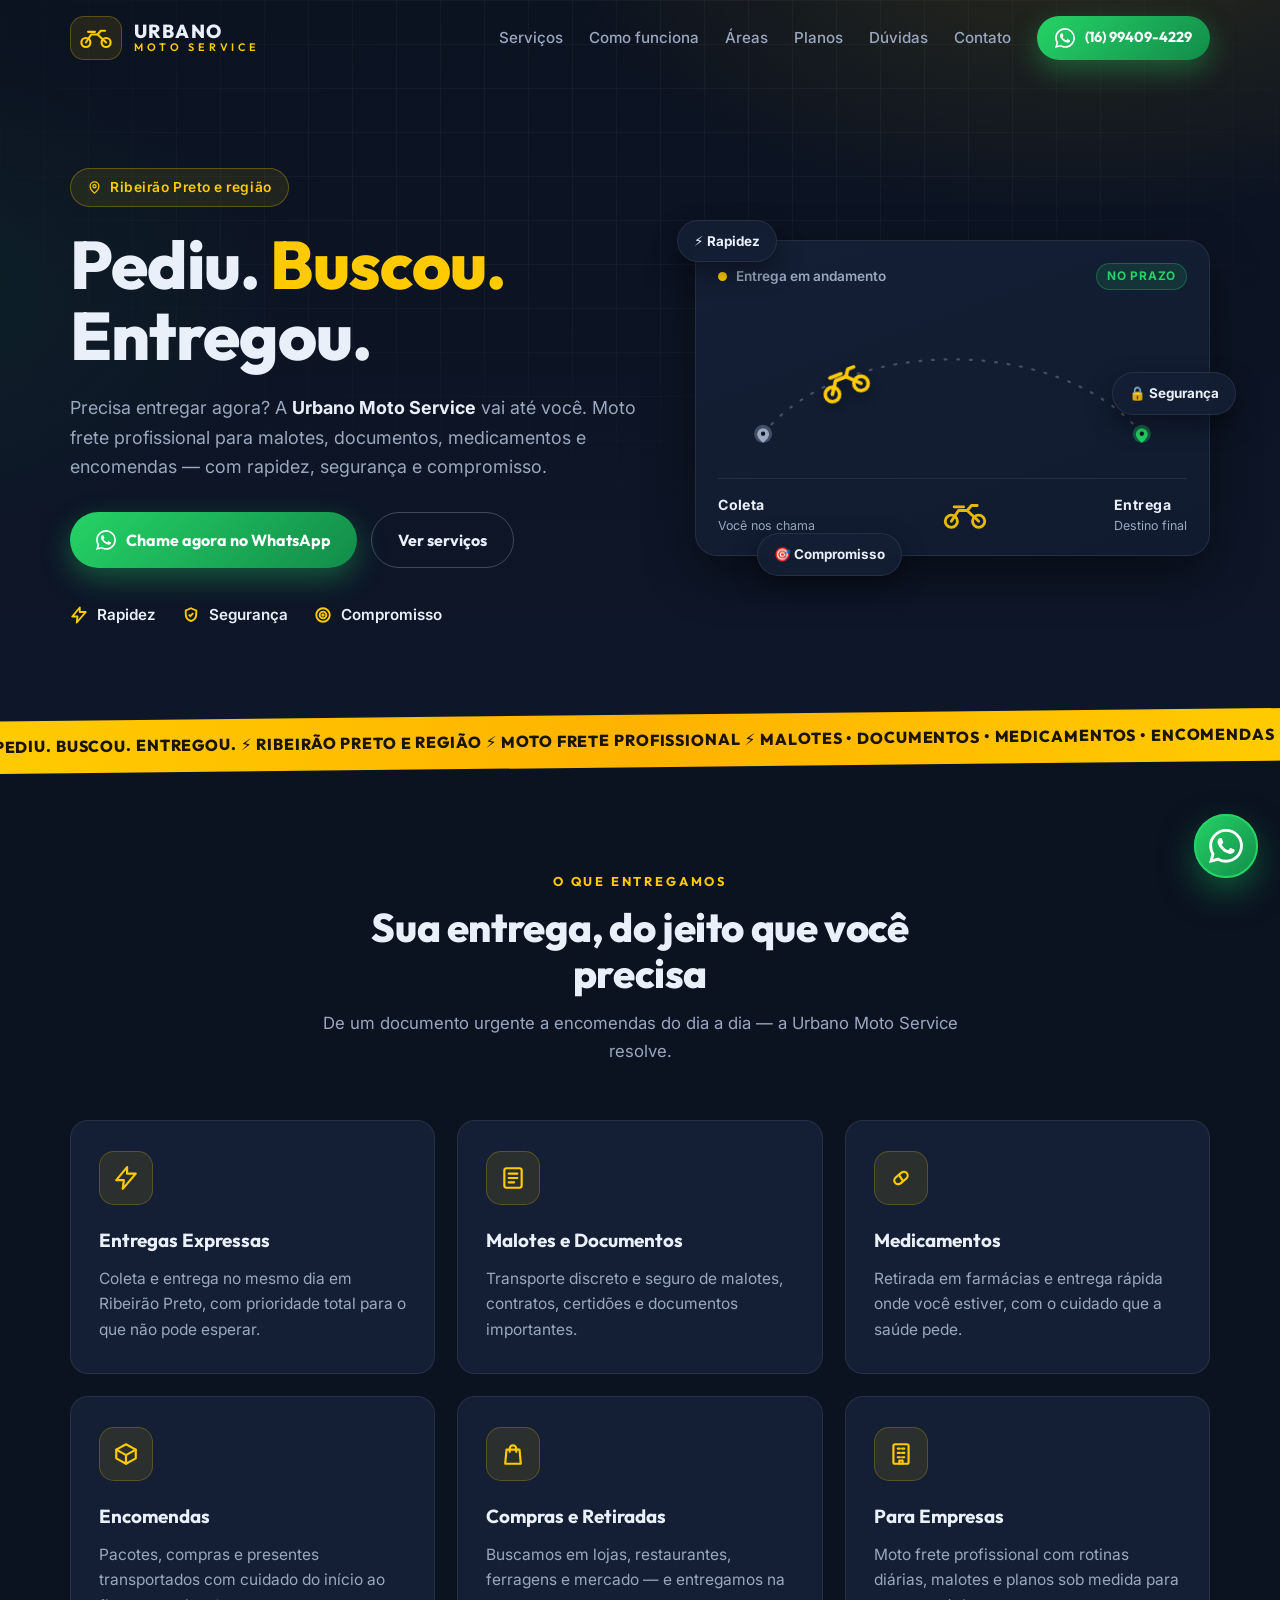
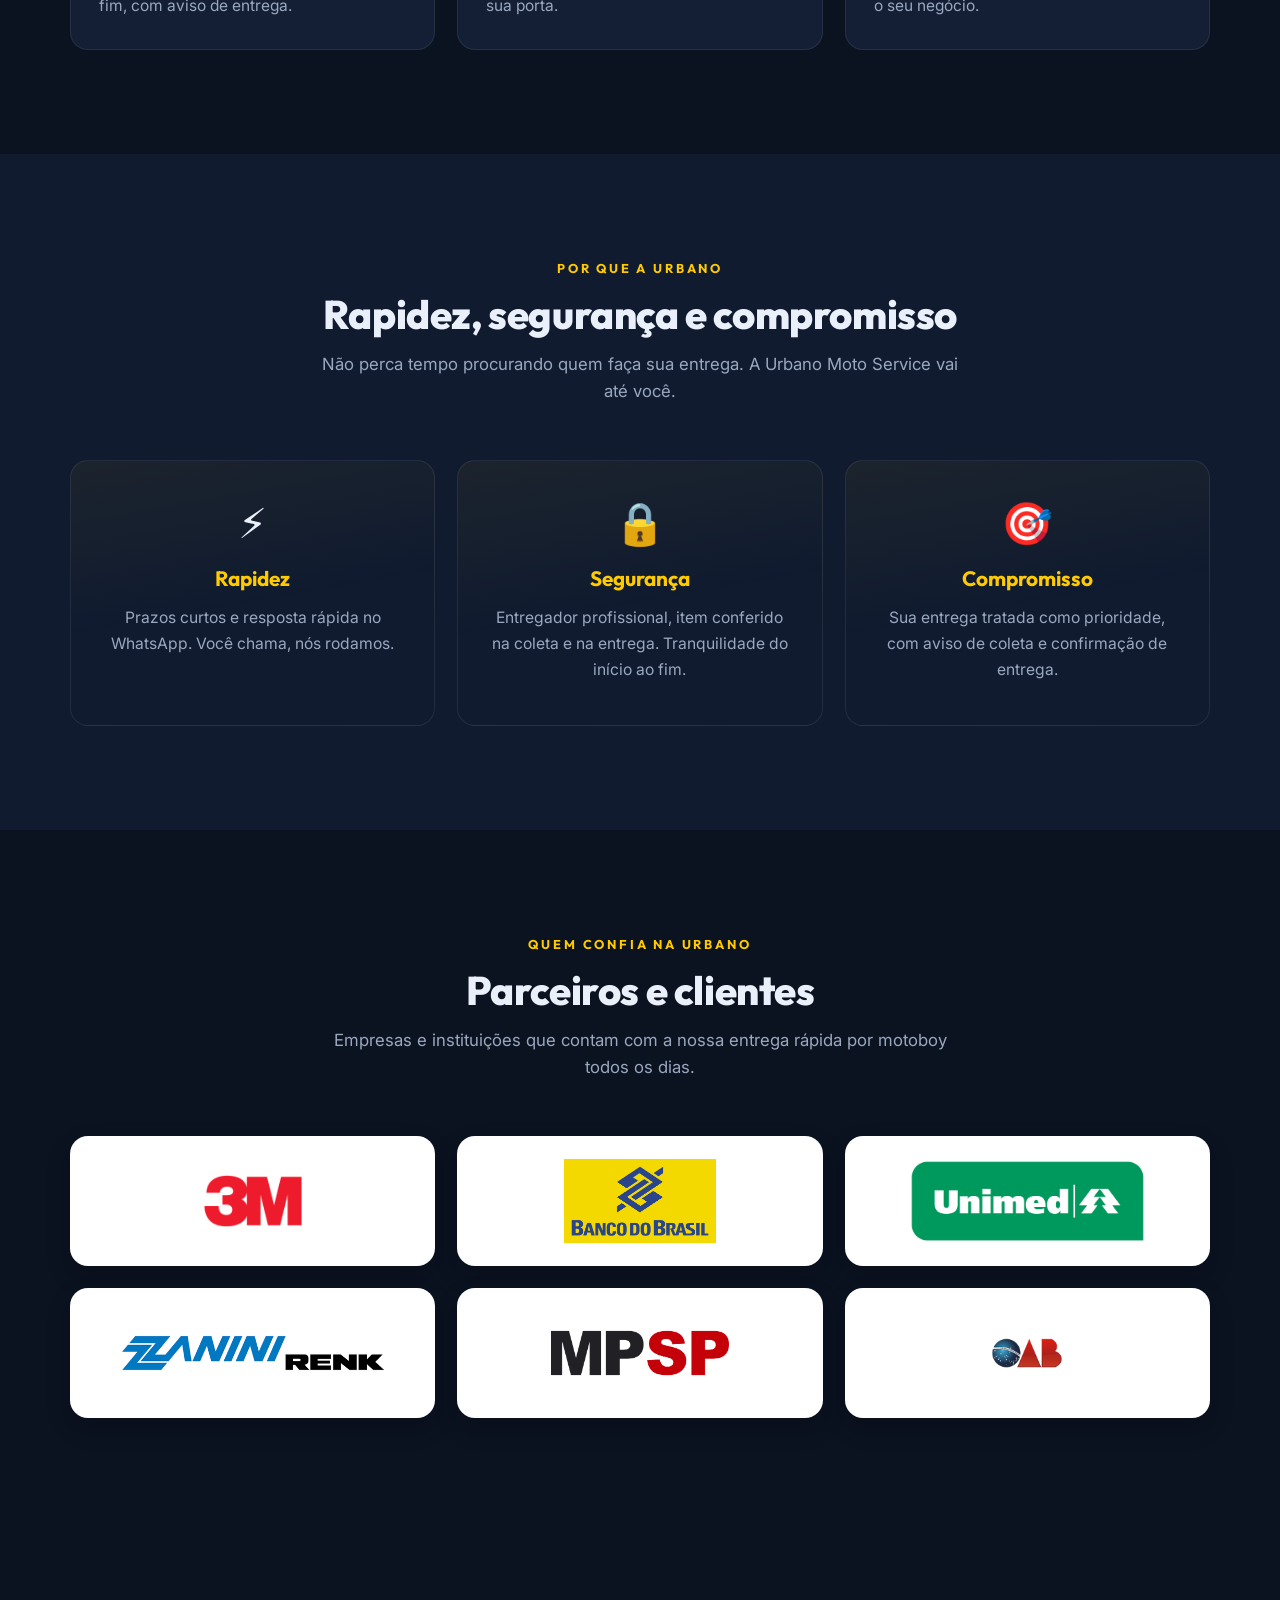
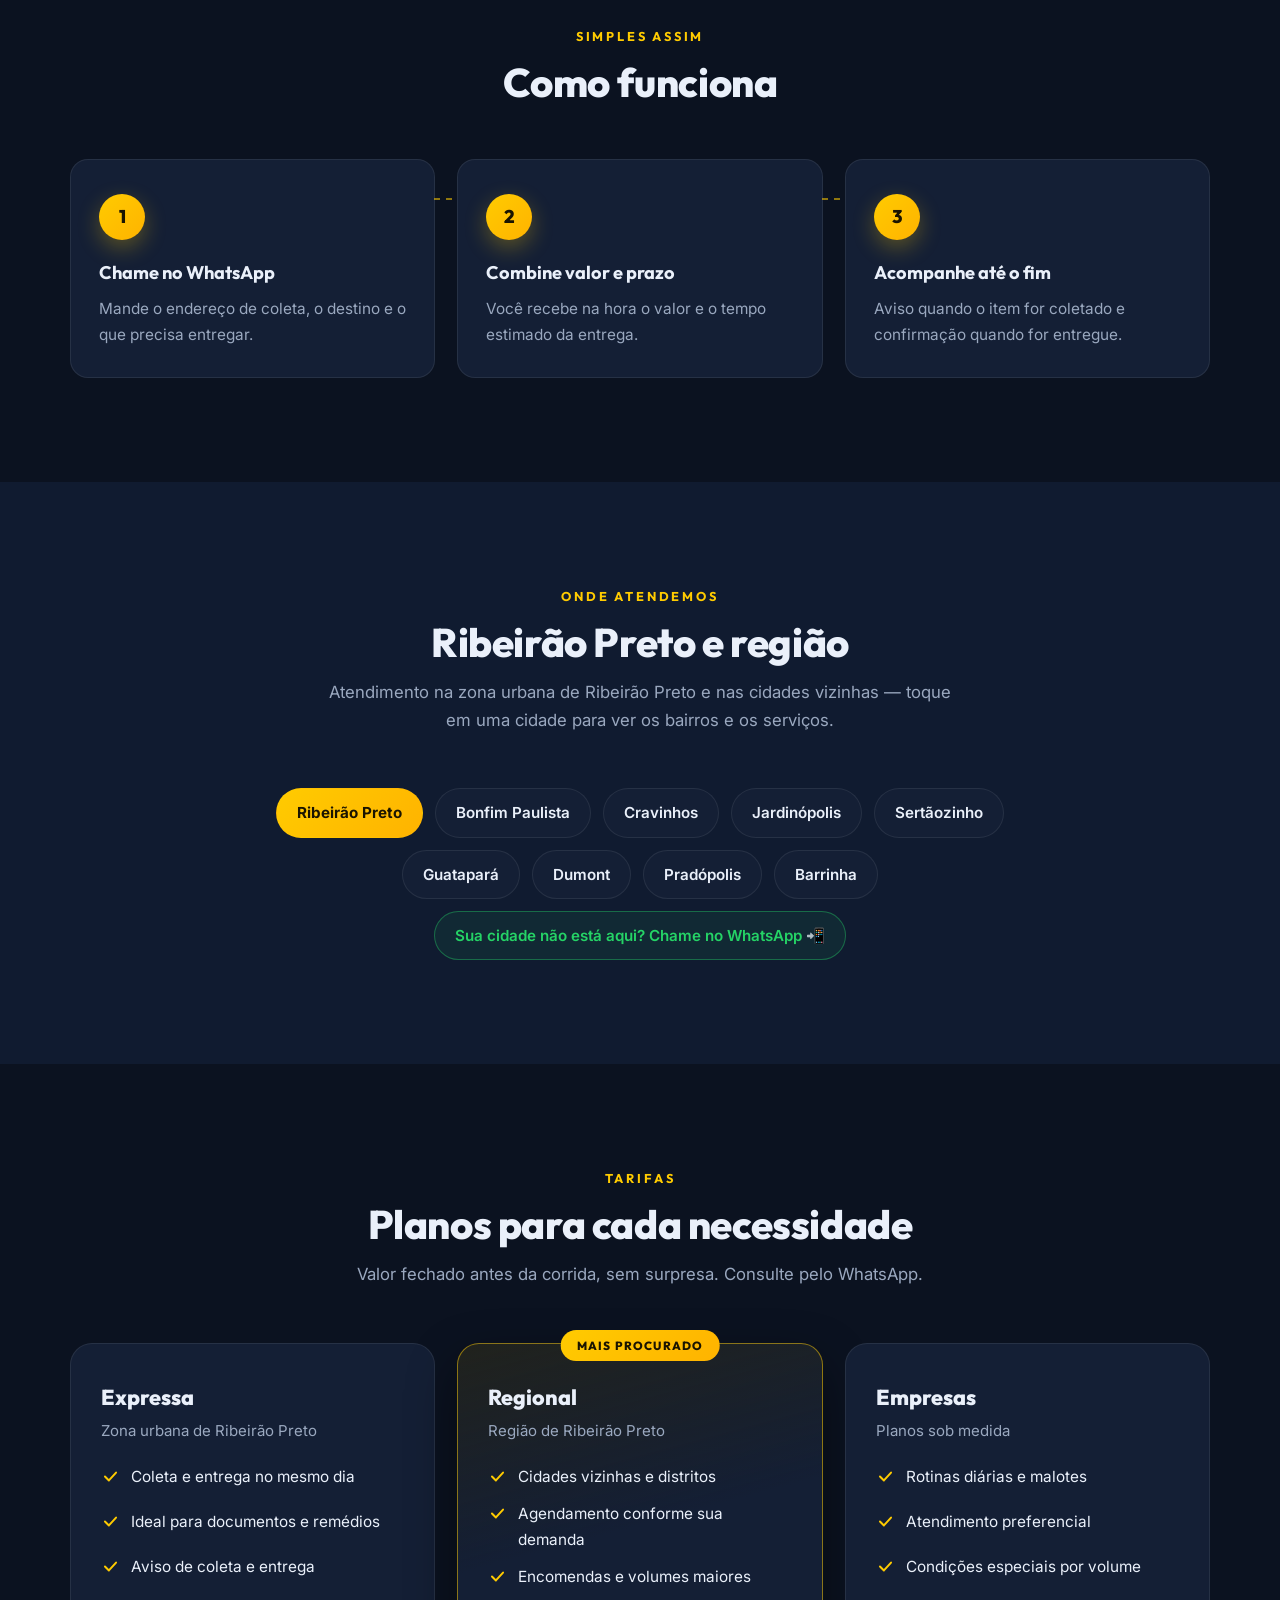
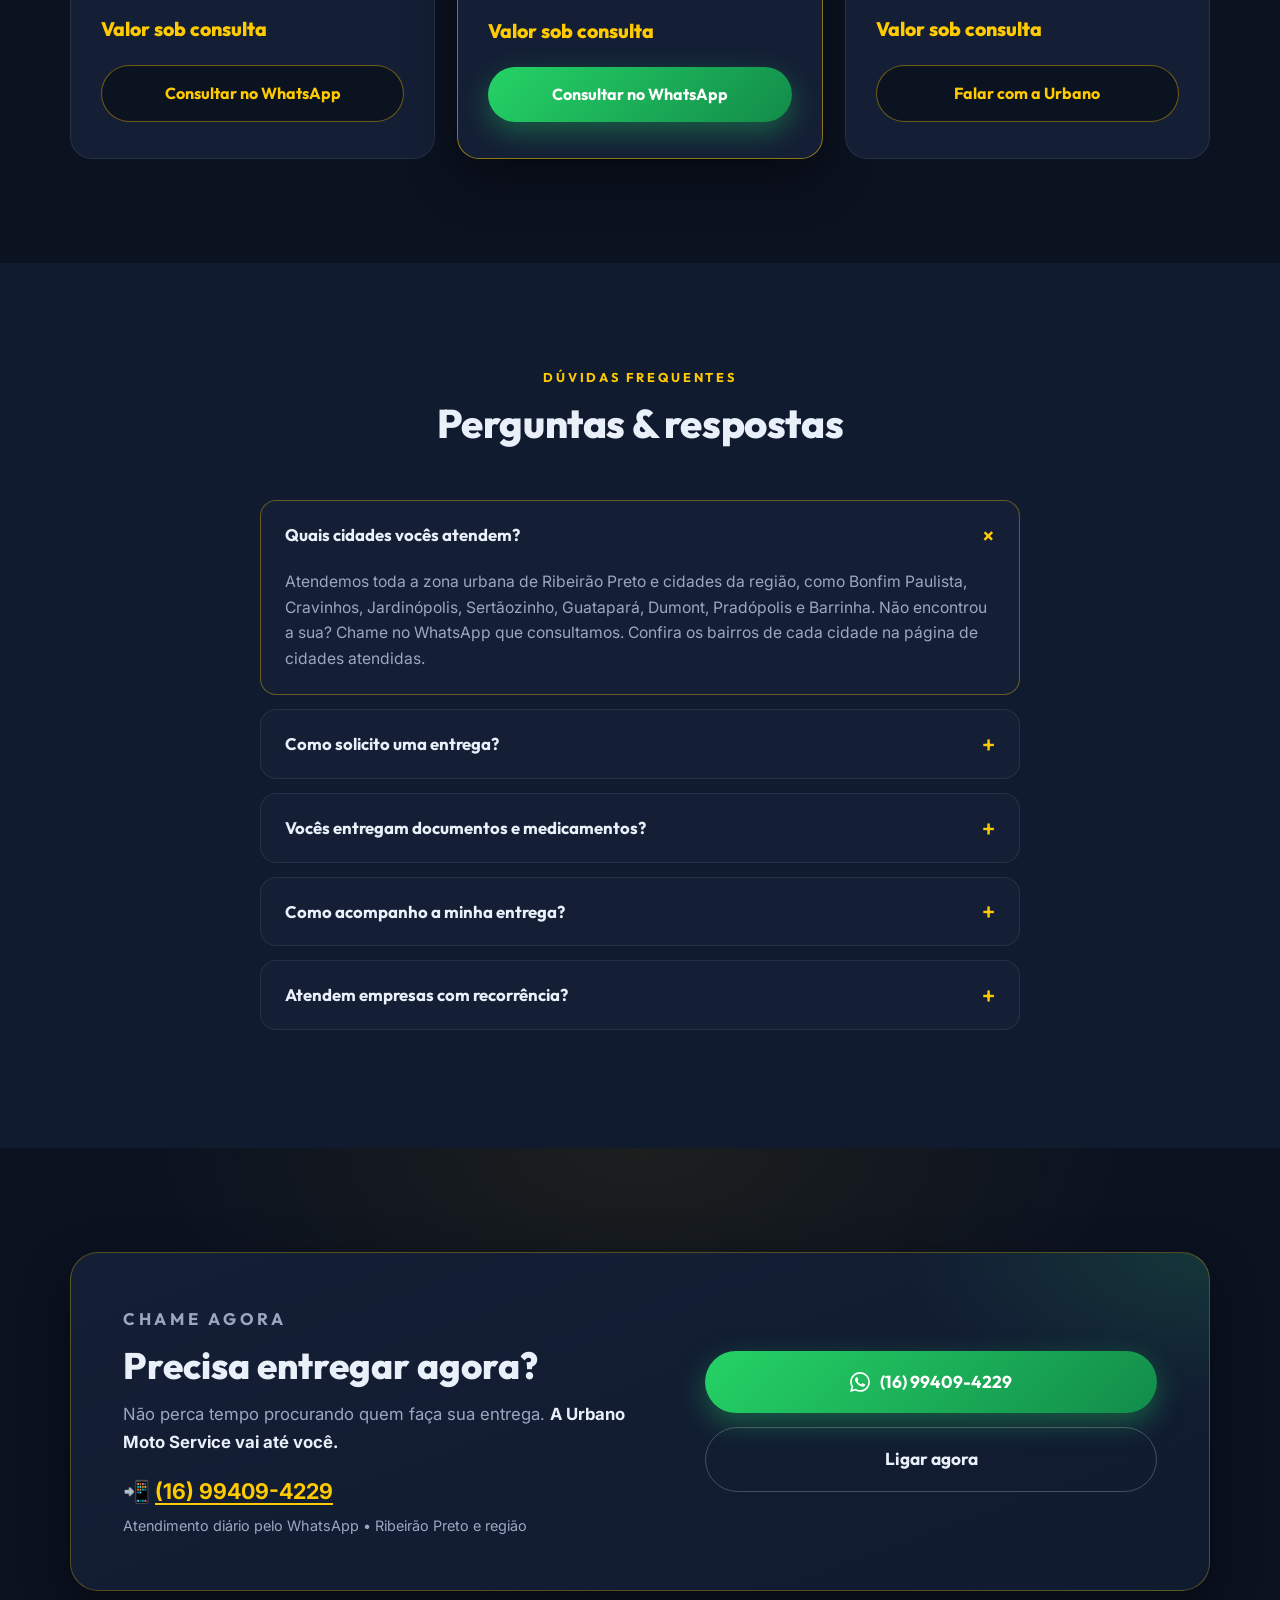
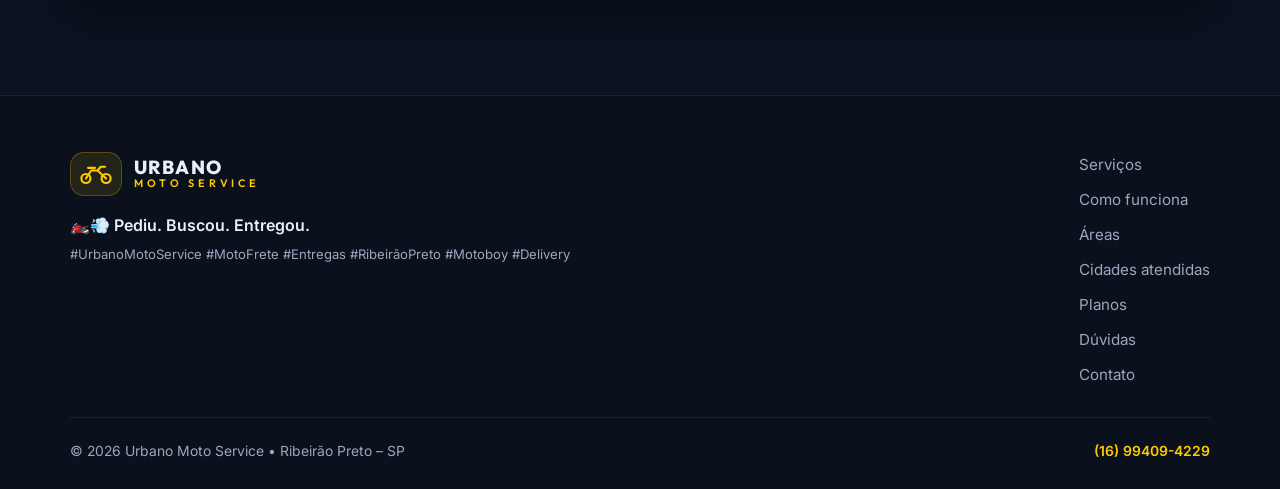
<file: index.html>
<!DOCTYPE html>
<html lang="pt-BR">
<head>
  <meta charset="UTF-8">
  <meta name="viewport" content="width=device-width, initial-scale=1.0">
  <title>Urbano Moto Service | Entregas de Moto em Ribeirão Preto e Região</title>
  <meta name="description" content="Moto frete profissional em Ribeirão Preto e região. Malotes, documentos, medicamentos e encomendas com rapidez, segurança e compromisso. Chame no WhatsApp: (16) 99409-4229.">
  <meta name="keywords" content="motoboy, entrega, moto frete, Ribeirão Preto, motoboy Ribeirão Preto, entregas expressas, documentos, medicamentos, encomendas, delivery, Urbano Moto Service">
  <meta name="author" content="Urbano Moto Service">
  <meta name="robots" content="index, follow, max-image-preview:large, max-snippet:-1, max-video-preview:-1">
  <meta name="geo.region" content="BR-SP">
  <meta name="geo.placename" content="Ribeirão Preto">
  <meta name="geo.position" content="-21.2085941;-47.7945747">
  <meta name="ICBM" content="-21.2085941, -47.7945747">
  <meta name="theme-color" content="#0B1220">
  <link rel="canonical" href="https://entregasribeiraopreto.com.br/">
  <link rel="icon" href="data:image/svg+xml,%3Csvg xmlns='http://www.w3.org/2000/svg' viewBox='0 0 64 64'%3E%3Crect width='64' height='64' rx='14' fill='%23FFCB00'/%3E%3Ccircle cx='18' cy='42' r='9' fill='none' stroke='%230B1220' stroke-width='5'/%3E%3Ccircle cx='47' cy='42' r='9' fill='none' stroke='%230B1220' stroke-width='5'/%3E%3Cpath d='M18 42 27 26h11l9 16' fill='none' stroke='%230B1220' stroke-width='5' stroke-linecap='round' stroke-linejoin='round'/%3E%3Cpath d='M38 26l5-8h7' fill='none' stroke='%230B1220' stroke-width='5' stroke-linecap='round'/%3E%3C/svg%3E">

  <meta property="og:type" content="website">
  <meta property="og:site_name" content="Urbano Moto Service">
  <meta property="og:title" content="Urbano Moto Service | Entregas de Moto em Ribeirão Preto e Região">
  <meta property="og:description" content="Pediu. Buscou. Entregou. Moto frete profissional com rapidez, segurança e compromisso. Chame no WhatsApp: (16) 99409-4229.">
  <meta property="og:url" content="https://entregasribeiraopreto.com.br/">
  <meta property="og:locale" content="pt_BR">
  <meta property="og:image" content="https://entregasribeiraopreto.com.br/og-image.png">
  <meta property="og:image:secure_url" content="https://entregasribeiraopreto.com.br/og-image.png">
  <meta property="og:image:type" content="image/png">
  <meta property="og:image:width" content="1200">
  <meta property="og:image:height" content="630">
  <meta property="og:image:alt" content="Urbano Moto Service — entregas de moto em Ribeirão Preto e região. Pediu. Buscou. Entregou. WhatsApp (16) 99409-4229.">

  <meta name="twitter:card" content="summary_large_image">
  <meta name="twitter:title" content="Urbano Moto Service | Entregas de Moto em Ribeirão Preto e Região">
  <meta name="twitter:description" content="Pediu. Buscou. Entregou. Moto frete profissional com rapidez, segurança e compromisso. Chame no WhatsApp: (16) 99409-4229.">
  <meta name="twitter:image" content="https://entregasribeiraopreto.com.br/og-image.png">

  <link rel="preconnect" href="https://fonts.googleapis.com">
  <link rel="preconnect" href="https://fonts.gstatic.com" crossorigin>
  <link href="https://fonts.googleapis.com/css2?family=Inter:wght@400;500;600&family=Outfit:wght@500;600;700;800&display=swap" rel="stylesheet">
  <link rel="stylesheet" href="css/style.css">

  <script type="application/ld+json">
  {
    "@context": "https://schema.org",
    "@graph": [
      {
        "@type": "LocalBusiness",
        "@id": "https://entregasribeiraopreto.com.br/#business",
        "name": "Urbano Moto Service",
        "alternateName": "Urbano Moto",
        "description": "Moto frete profissional em Ribeirão Preto e região: entregas expressas, malotes, documentos, medicamentos e encomendas com rapidez, segurança e compromisso.",
        "slogan": "Pediu. Buscou. Entregou.",
        "telephone": "+5516994094229",
        "url": "https://entregasribeiraopreto.com.br/",
        "image": "https://entregasribeiraopreto.com.br/og-image.png",
        "logo": "https://entregasribeiraopreto.com.br/og-image.png",
        "priceRange": "$",
        "address": {
          "@type": "PostalAddress",
          "streetAddress": "Rua Milton José Robusti, 75",
          "addressLocality": "Ribeirão Preto",
          "addressRegion": "SP",
          "postalCode": "14021-613",
          "addressCountry": "BR"
        },
        "geo": {
          "@type": "GeoCoordinates",
          "latitude": -21.2085941,
          "longitude": -47.7945747
        },
        "hasMap": "https://www.google.com/maps/search/?api=1&query=Rua%20Milton%20Jos%C3%A9%20Robusti%2C%2075%20-%20Jardim%20Bot%C3%A2nico%2C%20Ribeir%C3%A3o%20Preto%20-%20SP%2C%2014021-613",
        "areaServed": [
          { "@type": "City", "name": "Ribeirão Preto" },
          { "@type": "City", "name": "Bonfim Paulista" },
          { "@type": "City", "name": "Cravinhos" },
          { "@type": "City", "name": "Jardinópolis" },
          { "@type": "City", "name": "Sertãozinho" },
          { "@type": "City", "name": "Guatapará" },
          { "@type": "City", "name": "Dumont" },
          { "@type": "City", "name": "Pradópolis" },
          { "@type": "City", "name": "Barrinha" }
        ],
        "contactPoint": {
          "@type": "ContactPoint",
          "contactType": "customer service",
          "telephone": "+5516994094229",
          "url": "https://wa.me/5516994094229",
          "availableLanguage": ["pt-BR"]
        },
        "knowsAbout": [
          "motoboy em Ribeirão Preto",
          "moto frete profissional",
          "entregas expressas",
          "entrega de documentos e malotes",
          "entrega de medicamentos de farmácia",
          "entrega de encomendas"
        ],
        "hasOfferCatalog": {
          "@type": "OfferCatalog",
          "name": "Serviços Urbano Moto Service",
          "itemListElement": [
            { "@type": "Offer", "itemOffered": { "@type": "Service", "name": "Entregas Expressas", "description": "Coleta e entrega no mesmo dia em Ribeirão Preto, com prioridade total." } },
            { "@type": "Offer", "itemOffered": { "@type": "Service", "name": "Malotes e Documentos", "description": "Transporte discreto e seguro de malotes, contratos, certidões e documentos importantes." } },
            { "@type": "Offer", "itemOffered": { "@type": "Service", "name": "Medicamentos", "description": "Retirada em farmácias e entrega rápida, com o cuidado que a saúde pede." } },
            { "@type": "Offer", "itemOffered": { "@type": "Service", "name": "Encomendas", "description": "Pacotes, compras e presentes transportados com cuidado, com aviso de entrega." } },
            { "@type": "Offer", "itemOffered": { "@type": "Service", "name": "Compras e Retiradas", "description": "Busca em lojas, restaurantes e mercado com entrega na porta do cliente." } },
            { "@type": "Offer", "itemOffered": { "@type": "Service", "name": "Moto Frete para Empresas", "description": "Rotinas diárias, malotes e planos sob medida para escritórios, lojas e distribuidoras." } }
          ]
        }
      },
      {
        "@type": "WebSite",
        "@id": "https://entregasribeiraopreto.com.br/#website",
        "url": "https://entregasribeiraopreto.com.br/",
        "name": "Urbano Moto Service",
        "inLanguage": "pt-BR",
        "publisher": { "@id": "https://entregasribeiraopreto.com.br/#business" }
      },
      {
        "@type": "FAQPage",
        "@id": "https://entregasribeiraopreto.com.br/#faq",
        "mainEntity": [
          {
            "@type": "Question",
            "name": "Quais cidades vocês atendem?",
            "acceptedAnswer": {
              "@type": "Answer",
              "text": "Atendemos toda a zona urbana de Ribeirão Preto e cidades da região, como Bonfim Paulista, Cravinhos, Jardinópolis, Sertãozinho, Guatapará, Dumont, Pradópolis e Barrinha. Não encontrou a sua? Chame no WhatsApp que consultamos."
            }
          },
          {
            "@type": "Question",
            "name": "Como solicito uma entrega?",
            "acceptedAnswer": {
              "@type": "Answer",
              "text": "É só chamar no WhatsApp (16) 99409-4229 com o endereço de coleta, o destino e o que será entregue. Respondemos rápido com valor e prazo."
            }
          },
          {
            "@type": "Question",
            "name": "Vocês entregam documentos e medicamentos?",
            "acceptedAnswer": {
              "@type": "Answer",
              "text": "Sim. Malotes, documentos, medicamentos, encomendas e compras — sempre com conferência na coleta e na entrega."
            }
          },
          {
            "@type": "Question",
            "name": "Como acompanho a minha entrega?",
            "acceptedAnswer": {
              "@type": "Answer",
              "text": "Você recebe aviso pelo WhatsApp quando o item é coletado e a confirmação quando é entregue."
            }
          },
          {
            "@type": "Question",
            "name": "Atendem empresas com recorrência?",
            "acceptedAnswer": {
              "@type": "Answer",
              "text": "Sim. Montamos rotinas diárias, malotes e planos sob medida para escritórios, lojas e distribuidoras."
            }
          }
        ]
      }
    ]
  }
  </script>
  <!-- Google Tag Manager -->
  <script>(function(w,d,s,l,i){w[l]=w[l]||[];w[l].push({'gtm.start':
new Date().getTime(),event:'gtm.js'});var f=d.getElementsByTagName(s)[0],
j=d.createElement(s),dl=l!='dataLayer'?'&l='+l:'';j.async=true;j.src=
'https://www.googletagmanager.com/gtm.js?id='+i+dl;f.parentNode.insertBefore(j,f);
})(window,document,'script','dataLayer','GTM-KXH9SXRH');</script>
  <!-- End Google Tag Manager -->
</head>
<body id="inicio">
<!-- Google Tag Manager (noscript) -->
<noscript><iframe src="https://www.googletagmanager.com/ns.html?id=GTM-KXH9SXRH"
height="0" width="0" style="display:none;visibility:hidden"></iframe></noscript>
<!-- End Google Tag Manager (noscript) -->

  <!-- ===================== HEADER ===================== -->
  <header class="header" id="header">
    <div class="container header-inner">
      <a href="#inicio" class="brand" aria-label="Urbano Moto Service — início">
        <span class="brand-badge">
          <svg viewBox="0 0 64 44" fill="none" stroke="currentColor" stroke-width="4" stroke-linecap="round" stroke-linejoin="round" aria-hidden="true">
            <circle cx="13" cy="31" r="8.5"/>
            <circle cx="51" cy="31" r="8.5"/>
            <path d="M13 31 L23 16 H35 L51 31"/>
            <path d="M35 16 L41 9 H49"/>
            <path d="M17 11 H30"/>
          </svg>
        </span>
        <span class="brand-text">
          <strong>URBANO</strong>
          <small>MOTO SERVICE</small>
        </span>
      </a>

      <nav class="nav" id="nav" aria-label="Navegação principal">
        <a href="#servicos">Serviços</a>
        <a href="#como-funciona">Como funciona</a>
        <a href="#areas">Áreas</a>
        <a href="#planos">Planos</a>
        <a href="#faq">Dúvidas</a>
        <a href="#contato">Contato</a>
        <a class="btn btn-wa btn-sm nav-cta" target="_blank" rel="noopener"
           href="https://wa.me/5516994094229?text=Ol%C3%A1!%20Vim%20pelo%20site%20da%20Urbano%20Moto%20Service%20e%20quero%20solicitar%20uma%20entrega.">
          <svg viewBox="0 0 24 24" aria-hidden="true"><path fill="currentColor" d="M17.472 14.382c-.297-.149-1.758-.867-2.03-.967-.273-.099-.471-.148-.67.15-.197.297-.767.966-.94 1.164-.173.199-.347.223-.644.075-.297-.15-1.255-.463-2.39-1.475-.883-.788-1.48-1.761-1.653-2.059-.173-.297-.018-.458.13-.606.134-.133.298-.347.446-.52.149-.174.198-.298.298-.497.099-.198.05-.371-.025-.52-.075-.149-.669-1.612-.916-2.207-.242-.579-.487-.5-.669-.51-.173-.008-.371-.01-.57-.01-.198 0-.52.074-.792.372-.272.297-1.04 1.016-1.04 2.479 0 1.462 1.065 2.875 1.213 3.074.149.198 2.096 3.2 5.077 4.487.709.306 1.262.489 1.694.625.712.227 1.36.195 1.871.118.571-.085 1.758-.719 2.006-1.413.248-.694.248-1.289.173-1.413-.074-.124-.272-.198-.57-.347m-5.421 7.403h-.004a9.87 9.87 0 0 1-5.031-1.378l-.361-.214-3.741.982.998-3.648-.235-.374a9.86 9.86 0 0 1-1.51-5.26c.001-5.45 4.436-9.884 9.888-9.884 2.64 0 5.122 1.03 6.988 2.898a9.825 9.825 0 0 1 2.893 6.994c-.003 5.45-4.437 9.884-9.885 9.884m8.413-18.297A11.815 11.815 0 0 0 12.05 0C5.495 0 .16 5.335.157 11.892c0 2.096.547 4.142 1.588 5.945L.057 24l6.305-1.654a11.882 11.882 0 0 0 5.683 1.448h.005c6.554 0 11.89-5.335 11.893-11.893a11.821 11.821 0 0 0-3.48-8.413Z"/></svg>
          (16) 99409-4229
        </a>
      </nav>

      <button class="nav-toggle" id="nav-toggle" aria-label="Abrir menu" aria-expanded="false" aria-controls="nav">
        <span></span><span></span><span></span>
      </button>
    </div>
  </header>

  <main>
    <!-- ===================== HERO ===================== -->
    <section class="hero">
      <div class="hero-bg" aria-hidden="true"></div>
      <div class="container hero-grid">
        <div class="hero-copy">
          <p class="hero-tag"><svg viewBox="0 0 24 24" fill="none" stroke="currentColor" stroke-width="2" aria-hidden="true"><path d="M12 21s-7-5.5-7-11a7 7 0 0 1 14 0c0 5.5-7 11-7 11z"/><circle cx="12" cy="10" r="2.5"/></svg> Ribeirão Preto e região</p>
          <h1>Pediu. <em>Buscou.</em> Entregou.</h1>
          <p class="hero-sub">
            Precisa entregar agora? A <strong>Urbano Moto Service</strong> vai até você.
            Moto frete profissional para malotes, documentos, medicamentos e encomendas —
            com rapidez, segurança e compromisso.
          </p>
          <div class="hero-actions">
            <a class="btn btn-wa" target="_blank" rel="noopener"
               href="https://wa.me/5516994094229?text=Ol%C3%A1!%20Vim%20pelo%20site%20da%20Urbano%20Moto%20Service%20e%20quero%20solicitar%20uma%20entrega.">
              <svg viewBox="0 0 24 24" aria-hidden="true"><path fill="currentColor" d="M17.472 14.382c-.297-.149-1.758-.867-2.03-.967-.273-.099-.471-.148-.67.15-.197.297-.767.966-.94 1.164-.173.199-.347.223-.644.075-.297-.15-1.255-.463-2.39-1.475-.883-.788-1.48-1.761-1.653-2.059-.173-.297-.018-.458.13-.606.134-.133.298-.347.446-.52.149-.174.198-.298.298-.497.099-.198.05-.371-.025-.52-.075-.149-.669-1.612-.916-2.207-.242-.579-.487-.5-.669-.51-.173-.008-.371-.01-.57-.01-.198 0-.52.074-.792.372-.272.297-1.04 1.016-1.04 2.479 0 1.462 1.065 2.875 1.213 3.074.149.198 2.096 3.2 5.077 4.487.709.306 1.262.489 1.694.625.712.227 1.36.195 1.871.118.571-.085 1.758-.719 2.006-1.413.248-.694.248-1.289.173-1.413-.074-.124-.272-.198-.57-.347m-5.421 7.403h-.004a9.87 9.87 0 0 1-5.031-1.378l-.361-.214-3.741.982.998-3.648-.235-.374a9.86 9.86 0 0 1-1.51-5.26c.001-5.45 4.436-9.884 9.888-9.884 2.64 0 5.122 1.03 6.988 2.898a9.825 9.825 0 0 1 2.893 6.994c-.003 5.45-4.437 9.884-9.885 9.884m8.413-18.297A11.815 11.815 0 0 0 12.05 0C5.495 0 .16 5.335.157 11.892c0 2.096.547 4.142 1.588 5.945L.057 24l6.305-1.654a11.882 11.882 0 0 0 5.683 1.448h.005c6.554 0 11.89-5.335 11.893-11.893a11.821 11.821 0 0 0-3.48-8.413Z"/></svg>
              Chame agora no WhatsApp
            </a>
            <a class="btn btn-ghost" href="#servicos">Ver serviços</a>
          </div>
          <ul class="hero-feats">
            <li><svg viewBox="0 0 24 24" fill="none" stroke="currentColor" stroke-width="2.5" aria-hidden="true"><path d="M13 2 3 14h7l-1 8 12-14h-8l0-6z" stroke-linejoin="round"/></svg> Rapidez</li>
            <li><svg viewBox="0 0 24 24" fill="none" stroke="currentColor" stroke-width="2.5" aria-hidden="true"><path d="M12 3l7 3v5c0 5-3.5 8-7 9-3.5-1-7-4-7-9V6l7-3z"/><path d="M9 11.5l2 2 4-4"/></svg> Segurança</li>
            <li><svg viewBox="0 0 24 24" fill="none" stroke="currentColor" stroke-width="2.5" aria-hidden="true"><circle cx="12" cy="12" r="9"/><circle cx="12" cy="12" r="4.5"/><circle cx="12" cy="12" r="1" fill="currentColor"/></svg> Compromisso</li>
          </ul>
        </div>

        <div class="hero-visual" aria-hidden="true">
          <div class="route-card">
            <div class="route-card-head">
              <span class="route-dot"></span> Entrega em andamento
              <span class="route-eta">no prazo</span>
            </div>
            <svg class="route-svg" viewBox="0 0 520 210">
              <path class="route-path" d="M50 155 C140 45 380 45 470 155" />
              <g class="pin pin-start" transform="translate(50,155)">
                <circle class="pulse" r="10"/>
                <path d="M0 10c-4.4-3.6-6.6-6.4-6.6-9.4a6.6 6.6 0 1 1 13.2 0c0 3-2.2 5.8-6.6 9.4z"/>
                <circle cx="0" cy="0" r="2.4"/>
              </g>
              <g class="pin pin-end" transform="translate(470,155)">
                <circle class="pulse" r="10"/>
                <path d="M0 10c-4.4-3.6-6.6-6.4-6.6-9.4a6.6 6.6 0 1 1 13.2 0c0 3-2.2 5.8-6.6 9.4z"/>
                <circle cx="0" cy="0" r="2.4"/>
              </g>
              <g class="moto-rider">
                <animateMotion dur="9s" repeatCount="indefinite" rotate="auto" path="M50 155 C140 45 380 45 470 155"/>
                <g fill="none" stroke="#FFCB00" stroke-width="4" stroke-linecap="round" stroke-linejoin="round">
                  <circle cx="-17" cy="12" r="8"/>
                  <circle cx="17" cy="12" r="8"/>
                  <path d="M-17 12 L-8 -1 H4 L17 12"/>
                  <path d="M4 -1 L9 -8 H16"/>
                  <path d="M-13 -6 H0"/>
                </g>
              </g>
            </svg>
            <div class="route-card-foot">
              <div><strong>Coleta</strong><span>Você nos chama</span></div>
              <div class="route-card-foot-mid"><svg viewBox="0 0 64 44" fill="none" stroke="#FFCB00" stroke-width="4" stroke-linecap="round" stroke-linejoin="round"><circle cx="13" cy="31" r="8.5"/><circle cx="51" cy="31" r="8.5"/><path d="M13 31 L23 16 H35 L51 31"/><path d="M35 16 L41 9 H49"/><path d="M17 11 H30"/></svg></div>
              <div><strong>Entrega</strong><span>Destino final</span></div>
            </div>
          </div>
          <div class="chip chip-1">⚡ Rapidez</div>
          <div class="chip chip-2">🔒 Segurança</div>
          <div class="chip chip-3">🎯 Compromisso</div>
        </div>
      </div>
    </section>

    <!-- ===================== MARQUEE ===================== -->
    <div class="marquee" aria-hidden="true">
      <div class="marquee-track">
        <span>Pediu. Buscou. Entregou. ⚡ Ribeirão Preto e região ⚡ Moto frete profissional ⚡ Malotes • Documentos • Medicamentos • Encomendas ⚡</span>
        <span>Pediu. Buscou. Entregou. ⚡ Ribeirão Preto e região ⚡ Moto frete profissional ⚡ Malotes • Documentos • Medicamentos • Encomendas ⚡</span>
      </div>
    </div>

    <!-- ===================== SERVIÇOS ===================== -->
    <section class="section" id="servicos">
      <div class="container">
        <div class="section-head reveal">
          <p class="kicker">O que entregamos</p>
          <h2>Sua entrega, do jeito que você precisa</h2>
          <p class="section-sub">De um documento urgente a encomendas do dia a dia — a Urbano Moto Service resolve.</p>
        </div>

        <div class="grid grid-3">
          <article class="card reveal">
            <div class="card-icon"><svg viewBox="0 0 24 24" fill="none" stroke="currentColor" stroke-width="2" stroke-linecap="round" stroke-linejoin="round" aria-hidden="true"><path d="M13 2 3 14h7l-1 8 12-14h-8l0-6z"/></svg></div>
            <h3>Entregas Expressas</h3>
            <p>Coleta e entrega no mesmo dia em Ribeirão Preto, com prioridade total para o que não pode esperar.</p>
          </article>

          <article class="card reveal">
            <div class="card-icon"><svg viewBox="0 0 24 24" fill="none" stroke="currentColor" stroke-width="2" stroke-linecap="round" stroke-linejoin="round" aria-hidden="true"><rect x="4" y="3" width="16" height="18" rx="2"/><path d="M8 8h8M8 12h8M8 16h5"/></svg></div>
            <h3>Malotes e Documentos</h3>
            <p>Transporte discreto e seguro de malotes, contratos, certidões e documentos importantes.</p>
          </article>

          <article class="card reveal">
            <div class="card-icon"><svg viewBox="0 0 24 24" fill="none" stroke="currentColor" stroke-width="2" stroke-linecap="round" stroke-linejoin="round" aria-hidden="true"><rect x="5" y="8.5" width="14" height="7" rx="3.5" transform="rotate(-40 12 12)"/><path d="M10.2 9.3l3.6 5.4"/></svg></div>
            <h3>Medicamentos</h3>
            <p>Retirada em farmácias e entrega rápida onde você estiver, com o cuidado que a saúde pede.</p>
          </article>

          <article class="card reveal">
            <div class="card-icon"><svg viewBox="0 0 24 24" fill="none" stroke="currentColor" stroke-width="2" stroke-linecap="round" stroke-linejoin="round" aria-hidden="true"><path d="M21 8l-9-5-9 5v8l9 5 9-5z"/><path d="M3 8l9 5 9-5M12 13v8"/></svg></div>
            <h3>Encomendas</h3>
            <p>Pacotes, compras e presentes transportados com cuidado do início ao fim, com aviso de entrega.</p>
          </article>

          <article class="card reveal">
            <div class="card-icon"><svg viewBox="0 0 24 24" fill="none" stroke="currentColor" stroke-width="2" stroke-linecap="round" stroke-linejoin="round" aria-hidden="true"><path d="M6 8h12l1.2 13H4.8L6 8z"/><path d="M9 10V7a3 3 0 0 1 6 0v3"/></svg></div>
            <h3>Compras e Retiradas</h3>
            <p>Buscamos em lojas, restaurantes, ferragens e mercado — e entregamos na sua porta.</p>
          </article>

          <article class="card reveal">
            <div class="card-icon"><svg viewBox="0 0 24 24" fill="none" stroke="currentColor" stroke-width="2" stroke-linecap="round" stroke-linejoin="round" aria-hidden="true"><rect x="5" y="3" width="14" height="18" rx="1.5"/><path d="M9 7h2M13 7h2M9 11h2M13 11h2M9 15h2M13 15h2M10.5 21v-3h3v3"/></svg></div>
            <h3>Para Empresas</h3>
            <p>Moto frete profissional com rotinas diárias, malotes e planos sob medida para o seu negócio.</p>
          </article>
        </div>
      </div>
    </section>

    <!-- ===================== DIFERENCIAIS ===================== -->
    <section class="section section-alt" id="diferenciais">
      <div class="container">
        <div class="section-head reveal">
          <p class="kicker">Por que a Urbano</p>
          <h2>Rapidez, segurança e compromisso</h2>
          <p class="section-sub">Não perca tempo procurando quem faça sua entrega. A Urbano Moto Service vai até você.</p>
        </div>

        <div class="grid grid-3">
          <article class="pillar reveal">
            <div class="pillar-num">⚡</div>
            <h3>Rapidez</h3>
            <p>Prazos curtos e resposta rápida no WhatsApp. Você chama, nós rodamos.</p>
          </article>
          <article class="pillar reveal">
            <div class="pillar-num">🔒</div>
            <h3>Segurança</h3>
            <p>Entregador profissional, item conferido na coleta e na entrega. Tranquilidade do início ao fim.</p>
          </article>
          <article class="pillar reveal">
            <div class="pillar-num">🎯</div>
            <h3>Compromisso</h3>
            <p>Sua entrega tratada como prioridade, com aviso de coleta e confirmação de entrega.</p>
          </article>
        </div>
      </div>
    </section>

    <!-- ===================== PARCEIROS ===================== -->
    <section class="section" id="parceiros">
      <div class="container">
        <div class="section-head reveal">
          <p class="kicker">Quem confia na Urbano</p>
          <h2>Parceiros e clientes</h2>
          <p class="section-sub">Empresas e instituições que contam com a nossa entrega rápida por motoboy todos os dias.</p>
        </div>
        <div class="grid grid-3 partner-grid">
          <article class="partner reveal"><img src="/img/parceiros/parceiro-3m.png" alt="Logomarca da 3M" loading="lazy" width="600" height="400"></article>
          <article class="partner reveal"><img src="/img/parceiros/parceiro-banco-do-brasil.png" alt="Logomarca do Banco do Brasil" loading="lazy" width="600" height="333"></article>
          <article class="partner reveal"><img src="/img/parceiros/parceiro-unimed.png" alt="Logomarca da Unimed" loading="lazy" width="600" height="213"></article>
          <article class="partner reveal"><img src="/img/parceiros/parceiro-zanini-renk.png" alt="Logomarca da Zanini Renk" loading="lazy" width="600" height="160"></article>
          <article class="partner reveal"><img src="/img/parceiros/parceiro-mpsp.png" alt="Logomarca do Ministério Público do Estado de São Paulo (MP-SP)" loading="lazy" width="600" height="283"></article>
          <article class="partner reveal"><img src="/img/parceiros/parceiro-oab.png" alt="Logomarca da OAB — Ordem dos Advogados do Brasil" loading="lazy" width="244" height="244"></article>
        </div>
      </div>
    </section>

    <!-- ===================== COMO FUNCIONA ===================== -->
    <section class="section" id="como-funciona">
      <div class="container">
        <div class="section-head reveal">
          <p class="kicker">Simples assim</p>
          <h2>Como funciona</h2>
        </div>
        <ol class="steps">
          <li class="step reveal">
            <span class="step-num">1</span>
            <h3>Chame no WhatsApp</h3>
            <p>Mande o endereço de coleta, o destino e o que precisa entregar.</p>
          </li>
          <li class="step reveal">
            <span class="step-num">2</span>
            <h3>Combine valor e prazo</h3>
            <p>Você recebe na hora o valor e o tempo estimado da entrega.</p>
          </li>
          <li class="step reveal">
            <span class="step-num">3</span>
            <h3>Acompanhe até o fim</h3>
            <p>Aviso quando o item for coletado e confirmação quando for entregue.</p>
          </li>
        </ol>
      </div>
    </section>

    <!-- ===================== ÁREAS ===================== -->
    <section class="section section-alt" id="areas">
      <div class="container">
        <div class="section-head reveal">
          <p class="kicker">Onde atendemos</p>
          <h2>Ribeirão Preto e região</h2>
          <p class="section-sub">Atendimento na zona urbana de Ribeirão Preto e nas cidades vizinhas — toque em uma cidade para ver os bairros e os serviços.</p>
        </div>
        <ul class="chips reveal">
          <li class="chip-city chip-city-main"><a href="/entrega-rapida-por-motoboys-em-ribeirao-preto/">Ribeirão Preto</a></li>
          <li class="chip-city"><a href="/entrega-rapida-por-motoboys-em-bonfim-paulista/">Bonfim Paulista</a></li>
          <li class="chip-city"><a href="/entrega-rapida-por-motoboys-em-cravinhos/">Cravinhos</a></li>
          <li class="chip-city"><a href="/entrega-rapida-por-motoboys-em-jardinopolis/">Jardinópolis</a></li>
          <li class="chip-city"><a href="/entrega-rapida-por-motoboys-em-sertaozinho/">Sertãozinho</a></li>
          <li class="chip-city"><a href="/entrega-rapida-por-motoboys-em-guatapara/">Guatapará</a></li>
          <li class="chip-city"><a href="/entrega-rapida-por-motoboys-em-dumont/">Dumont</a></li>
          <li class="chip-city"><a href="/entrega-rapida-por-motoboys-em-pradopolis/">Pradópolis</a></li>
          <li class="chip-city"><a href="/entrega-rapida-por-motoboys-em-barrinha/">Barrinha</a></li>
          <li class="chip-city chip-city-cta"><a target="_blank" rel="noopener" href="https://wa.me/5516994094229?text=Ol%C3%A1!%20Quero%20saber%20se%20voc%C3%AAs%20atendem%20a%20minha%20cidade.%20Chamei%20pelo%20site.">Sua cidade não está aqui? Chame no WhatsApp 📲</a></li>
        </ul>
      </div>
    </section>

    <!-- ===================== PLANOS ===================== -->
    <section class="section" id="planos">
      <div class="container">
        <div class="section-head reveal">
          <p class="kicker">Tarifas</p>
          <h2>Planos para cada necessidade</h2>
          <p class="section-sub">Valor fechado antes da corrida, sem surpresa. Consulte pelo WhatsApp.</p>
        </div>

        <div class="grid grid-3">
          <article class="plan reveal">
            <h3>Expressa</h3>
            <p class="plan-desc">Zona urbana de Ribeirão Preto</p>
            <ul>
              <li><svg viewBox="0 0 24 24" fill="none" stroke="currentColor" stroke-width="2.5" stroke-linecap="round" stroke-linejoin="round" aria-hidden="true"><path d="M5 12l5 5 9-10"/></svg> Coleta e entrega no mesmo dia</li>
              <li><svg viewBox="0 0 24 24" fill="none" stroke="currentColor" stroke-width="2.5" stroke-linecap="round" stroke-linejoin="round" aria-hidden="true"><path d="M5 12l5 5 9-10"/></svg> Ideal para documentos e remédios</li>
              <li><svg viewBox="0 0 24 24" fill="none" stroke="currentColor" stroke-width="2.5" stroke-linecap="round" stroke-linejoin="round" aria-hidden="true"><path d="M5 12l5 5 9-10"/></svg> Aviso de coleta e entrega</li>
            </ul>
            <p class="plan-price">Valor sob consulta</p>
            <a class="btn btn-dark" target="_blank" rel="noopener" href="https://wa.me/5516994094229?text=Ol%C3%A1!%20Quero%20consultar%20o%20valor%20de%20uma%20entrega%20expressa%20em%20Ribeir%C3%A3o%20Preto.">Consultar no WhatsApp</a>
          </article>

          <article class="plan plan-featured reveal">
            <span class="plan-badge">Mais procurado</span>
            <h3>Regional</h3>
            <p class="plan-desc">Região de Ribeirão Preto</p>
            <ul>
              <li><svg viewBox="0 0 24 24" fill="none" stroke="currentColor" stroke-width="2.5" stroke-linecap="round" stroke-linejoin="round" aria-hidden="true"><path d="M5 12l5 5 9-10"/></svg> Cidades vizinhas e distritos</li>
              <li><svg viewBox="0 0 24 24" fill="none" stroke="currentColor" stroke-width="2.5" stroke-linecap="round" stroke-linejoin="round" aria-hidden="true"><path d="M5 12l5 5 9-10"/></svg> Agendamento conforme sua demanda</li>
              <li><svg viewBox="0 0 24 24" fill="none" stroke="currentColor" stroke-width="2.5" stroke-linecap="round" stroke-linejoin="round" aria-hidden="true"><path d="M5 12l5 5 9-10"/></svg> Encomendas e volumes maiores</li>
            </ul>
            <p class="plan-price">Valor sob consulta</p>
            <a class="btn btn-wa" target="_blank" rel="noopener" href="https://wa.me/5516994094229?text=Ol%C3%A1!%20Quero%20consultar%20o%20valor%20de%20uma%20entrega%20na%20regi%C3%A3o%20de%20Ribeir%C3%A3o%20Preto.">Consultar no WhatsApp</a>
          </article>

          <article class="plan reveal">
            <h3>Empresas</h3>
            <p class="plan-desc">Planos sob medida</p>
            <ul>
              <li><svg viewBox="0 0 24 24" fill="none" stroke="currentColor" stroke-width="2.5" stroke-linecap="round" stroke-linejoin="round" aria-hidden="true"><path d="M5 12l5 5 9-10"/></svg> Rotinas diárias e malotes</li>
              <li><svg viewBox="0 0 24 24" fill="none" stroke="currentColor" stroke-width="2.5" stroke-linecap="round" stroke-linejoin="round" aria-hidden="true"><path d="M5 12l5 5 9-10"/></svg> Atendimento preferencial</li>
              <li><svg viewBox="0 0 24 24" fill="none" stroke="currentColor" stroke-width="2.5" stroke-linecap="round" stroke-linejoin="round" aria-hidden="true"><path d="M5 12l5 5 9-10"/></svg> Condições especiais por volume</li>
            </ul>
            <p class="plan-price">Valor sob consulta</p>
            <a class="btn btn-dark" target="_blank" rel="noopener" href="https://wa.me/5516994094229?text=Ol%C3%A1!%20Sou%20de%20uma%20empresa%20e%20quero%20conhecer%20os%20planos%20de%20moto%20frete%20da%20Urbano%20Moto%20Service.">Falar com a Urbano</a>
          </article>
        </div>
      </div>
    </section>

    <!-- ===================== FAQ ===================== -->
    <section class="section section-alt" id="faq">
      <div class="container container-narrow">
        <div class="section-head reveal">
          <p class="kicker">Dúvidas frequentes</p>
          <h2>Perguntas &amp; respostas</h2>
        </div>

        <details class="faq reveal" open>
          <summary>Quais cidades vocês atendem?</summary>
          <p>Atendemos toda a zona urbana de Ribeirão Preto e cidades da região, como Bonfim Paulista, Cravinhos, Jardinópolis, Sertãozinho, Guatapará, Dumont, Pradópolis e Barrinha. Não encontrou a sua? Chame no WhatsApp que consultamos. Confira os bairros de cada cidade na página de <a href="/cidades-atendidas/">cidades atendidas</a>.</p>
        </details>
        <details class="faq reveal">
          <summary>Como solicito uma entrega?</summary>
          <p>É só chamar no WhatsApp <strong>(16) 99409-4229</strong> com o endereço de coleta, o destino e o que será entregue. Respondemos rápido com valor e prazo.</p>
        </details>
        <details class="faq reveal">
          <summary>Vocês entregam documentos e medicamentos?</summary>
          <p>Sim! Malotes, documentos, medicamentos, encomendas e compras — sempre com conferência na coleta e na entrega.</p>
        </details>
        <details class="faq reveal">
          <summary>Como acompanho a minha entrega?</summary>
          <p>Você recebe aviso pelo WhatsApp quando o item é coletado e a confirmação quando é entregue. Simples e sem enrolação.</p>
        </details>
        <details class="faq reveal">
          <summary>Atendem empresas com recorrência?</summary>
          <p>Sim. Montamos rotinas diárias, malotes e planos sob medida para escritórios, lojas e distribuidoras. Fale com a gente para montar o seu plano.</p>
        </details>
      </div>
    </section>

    <!-- ===================== CONTATO ===================== -->
    <section class="section contact" id="contato">
      <div class="container">
        <div class="contact-card reveal">
          <div class="contact-copy">
            <p class="kicker kicker-light">Chame agora</p>
            <h2>Precisa entregar agora?</h2>
            <p>Não perca tempo procurando quem faça sua entrega. <strong>A Urbano Moto Service vai até você.</strong></p>
            <p class="contact-phone">📲 <a href="tel:+5516994094229">(16) 99409-4229</a></p>
            <p class="contact-hours">Atendimento diário pelo WhatsApp • Ribeirão Preto e região</p>
          </div>
          <div class="contact-actions">
            <a class="btn btn-wa btn-lg" target="_blank" rel="noopener"
               href="https://wa.me/5516994094229?text=Ol%C3%A1!%20Vim%20pelo%20site%20da%20Urbano%20Moto%20Service%20e%20quero%20solicitar%20uma%20entrega.">
              <svg viewBox="0 0 24 24" aria-hidden="true"><path fill="currentColor" d="M17.472 14.382c-.297-.149-1.758-.867-2.03-.967-.273-.099-.471-.148-.67.15-.197.297-.767.966-.94 1.164-.173.199-.347.223-.644.075-.297-.15-1.255-.463-2.39-1.475-.883-.788-1.48-1.761-1.653-2.059-.173-.297-.018-.458.13-.606.134-.133.298-.347.446-.52.149-.174.198-.298.298-.497.099-.198.05-.371-.025-.52-.075-.149-.669-1.612-.916-2.207-.242-.579-.487-.5-.669-.51-.173-.008-.371-.01-.57-.01-.198 0-.52.074-.792.372-.272.297-1.04 1.016-1.04 2.479 0 1.462 1.065 2.875 1.213 3.074.149.198 2.096 3.2 5.077 4.487.709.306 1.262.489 1.694.625.712.227 1.36.195 1.871.118.571-.085 1.758-.719 2.006-1.413.248-.694.248-1.289.173-1.413-.074-.124-.272-.198-.57-.347m-5.421 7.403h-.004a9.87 9.87 0 0 1-5.031-1.378l-.361-.214-3.741.982.998-3.648-.235-.374a9.86 9.86 0 0 1-1.51-5.26c.001-5.45 4.436-9.884 9.888-9.884 2.64 0 5.122 1.03 6.988 2.898a9.825 9.825 0 0 1 2.893 6.994c-.003 5.45-4.437 9.884-9.885 9.884m8.413-18.297A11.815 11.815 0 0 0 12.05 0C5.495 0 .16 5.335.157 11.892c0 2.096.547 4.142 1.588 5.945L.057 24l6.305-1.654a11.882 11.882 0 0 0 5.683 1.448h.005c6.554 0 11.89-5.335 11.893-11.893a11.821 11.821 0 0 0-3.48-8.413Z"/></svg>
              (16) 99409-4229
            </a>
            <a class="btn btn-ghost btn-lg" href="tel:+5516994094229">Ligar agora</a>
          </div>
        </div>
      </div>
    </section>
  </main>

  <!-- ===================== FOOTER ===================== -->
  <footer class="footer">
    <div class="container footer-inner">
      <div class="footer-brand">
        <a href="#inicio" class="brand">
          <span class="brand-badge">
            <svg viewBox="0 0 64 44" fill="none" stroke="currentColor" stroke-width="4" stroke-linecap="round" stroke-linejoin="round" aria-hidden="true">
              <circle cx="13" cy="31" r="8.5"/>
              <circle cx="51" cy="31" r="8.5"/>
              <path d="M13 31 L23 16 H35 L51 31"/>
              <path d="M35 16 L41 9 H49"/>
              <path d="M17 11 H30"/>
            </svg>
          </span>
          <span class="brand-text"><strong>URBANO</strong><small>MOTO SERVICE</small></span>
        </a>
        <p class="footer-slogan">🏍️💨 Pediu. Buscou. Entregou.</p>
        <p class="footer-tags">#UrbanoMotoService #MotoFrete #Entregas #RibeirãoPreto #Motoboy #Delivery</p>
      </div>
      <nav class="footer-nav" aria-label="Links do rodapé">
        <a href="#servicos">Serviços</a>
        <a href="#como-funciona">Como funciona</a>
        <a href="#areas">Áreas</a>
        <a href="/cidades-atendidas/">Cidades atendidas</a>
        <a href="#planos">Planos</a>
        <a href="#faq">Dúvidas</a>
        <a href="#contato">Contato</a>
      </nav>
    </div>
    <div class="container footer-base">
      <p>© <span id="year">2026</span> Urbano Moto Service • Ribeirão Preto – SP</p>
      <p><a class="footer-phone" href="tel:+5516994094229">(16) 99409-4229</a></p>
    </div>
  </footer>

  <!-- ===================== WHATSAPP FLUTUANTE ===================== -->
  <a class="float-wa" target="_blank" rel="noopener" aria-label="Chame no WhatsApp: (16) 99409-4229"
     href="https://wa.me/5516994094229?text=Ol%C3%A1!%20Vim%20pelo%20site%20da%20Urbano%20Moto%20Service%20e%20quero%20solicitar%20uma%20entrega.">
    <svg viewBox="0 0 24 24" aria-hidden="true"><path fill="currentColor" d="M17.472 14.382c-.297-.149-1.758-.867-2.03-.967-.273-.099-.471-.148-.67.15-.197.297-.767.966-.94 1.164-.173.199-.347.223-.644.075-.297-.15-1.255-.463-2.39-1.475-.883-.788-1.48-1.761-1.653-2.059-.173-.297-.018-.458.13-.606.134-.133.298-.347.446-.52.149-.174.198-.298.298-.497.099-.198.05-.371-.025-.52-.075-.149-.669-1.612-.916-2.207-.242-.579-.487-.5-.669-.51-.173-.008-.371-.01-.57-.01-.198 0-.52.074-.792.372-.272.297-1.04 1.016-1.04 2.479 0 1.462 1.065 2.875 1.213 3.074.149.198 2.096 3.2 5.077 4.487.709.306 1.262.489 1.694.625.712.227 1.36.195 1.871.118.571-.085 1.758-.719 2.006-1.413.248-.694.248-1.289.173-1.413-.074-.124-.272-.198-.57-.347m-5.421 7.403h-.004a9.87 9.87 0 0 1-5.031-1.378l-.361-.214-3.741.982.998-3.648-.235-.374a9.86 9.86 0 0 1-1.51-5.26c.001-5.45 4.436-9.884 9.888-9.884 2.64 0 5.122 1.03 6.988 2.898a9.825 9.825 0 0 1 2.893 6.994c-.003 5.45-4.437 9.884-9.885 9.884m8.413-18.297A11.815 11.815 0 0 0 12.05 0C5.495 0 .16 5.335.157 11.892c0 2.096.547 4.142 1.588 5.945L.057 24l6.305-1.654a11.882 11.882 0 0 0 5.683 1.448h.005c6.554 0 11.89-5.335 11.893-11.893a11.821 11.821 0 0 0-3.48-8.413Z"/></svg>
    <span class="float-wa-tip">Pediu. Buscou. Entregou.<br><strong>Chame no WhatsApp</strong></span>
  </a>

  <script src="js/main.js"></script>
</body>
</html>
</file>
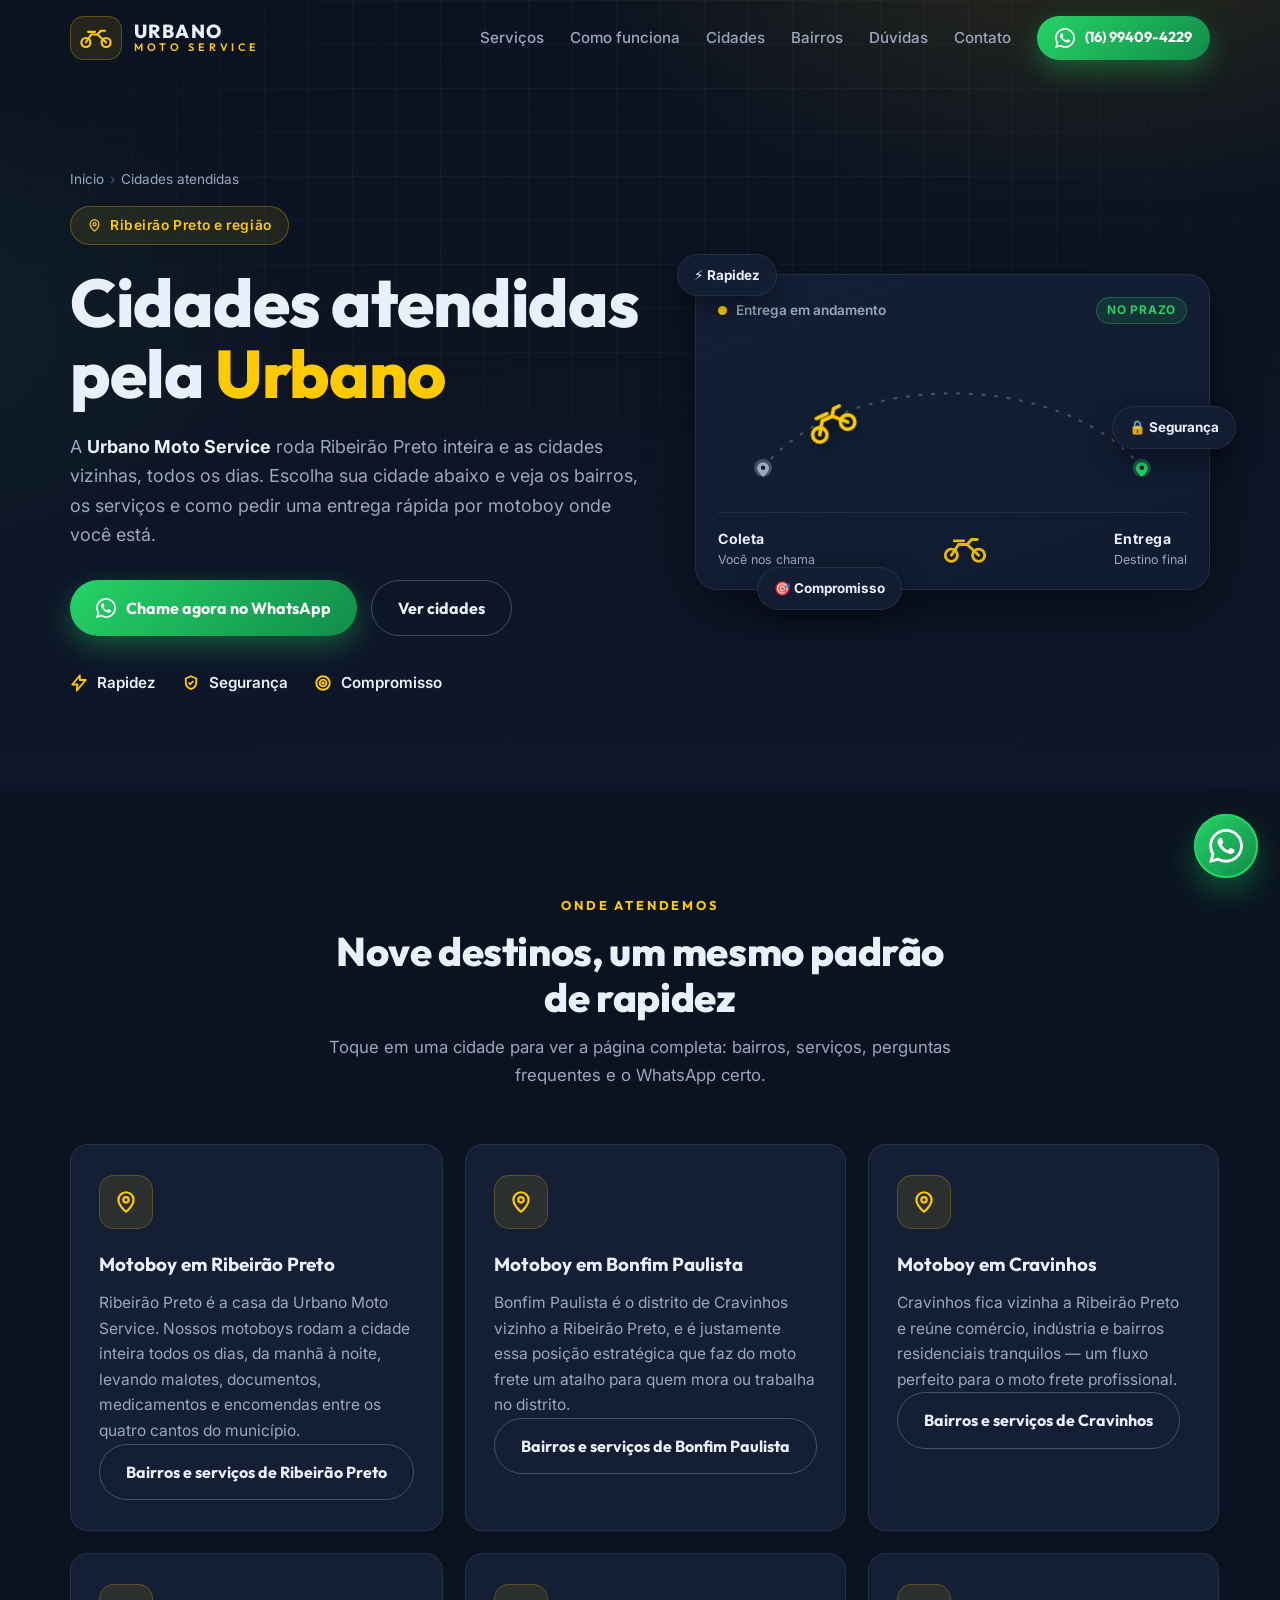
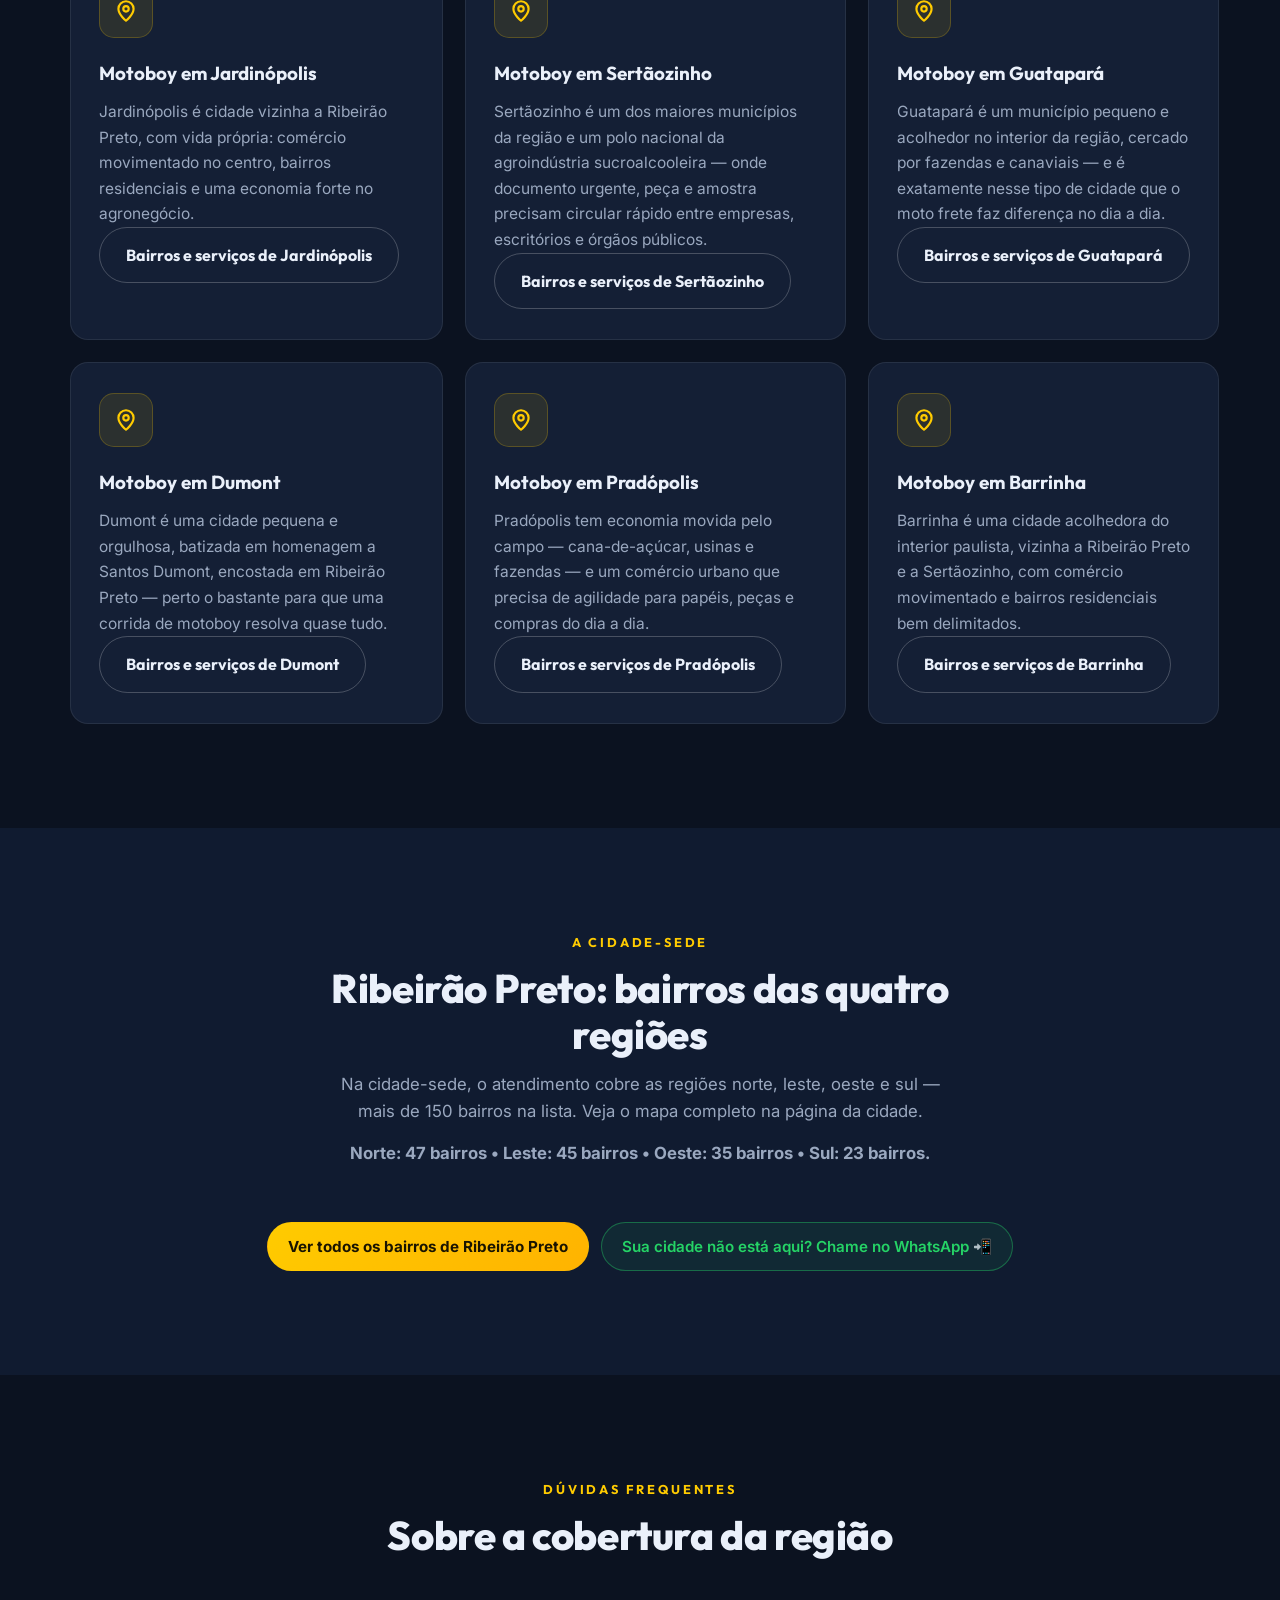
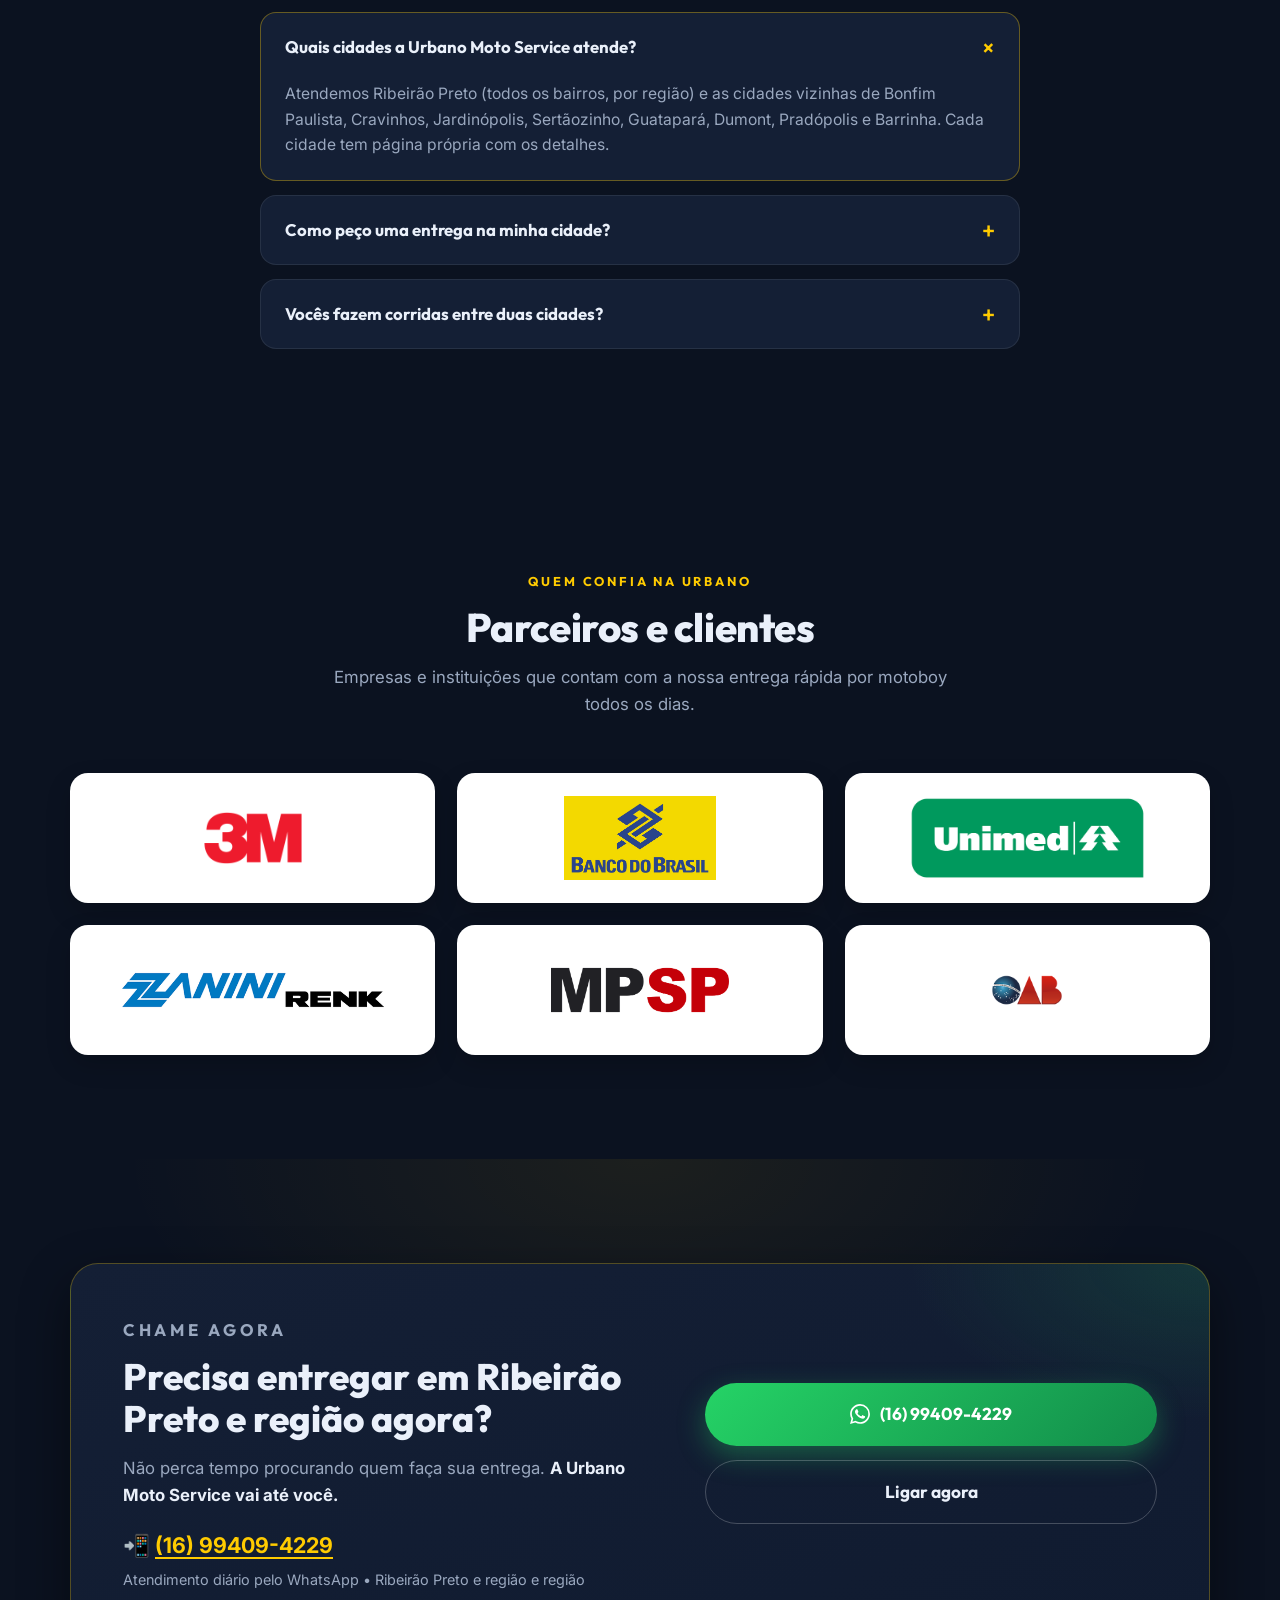
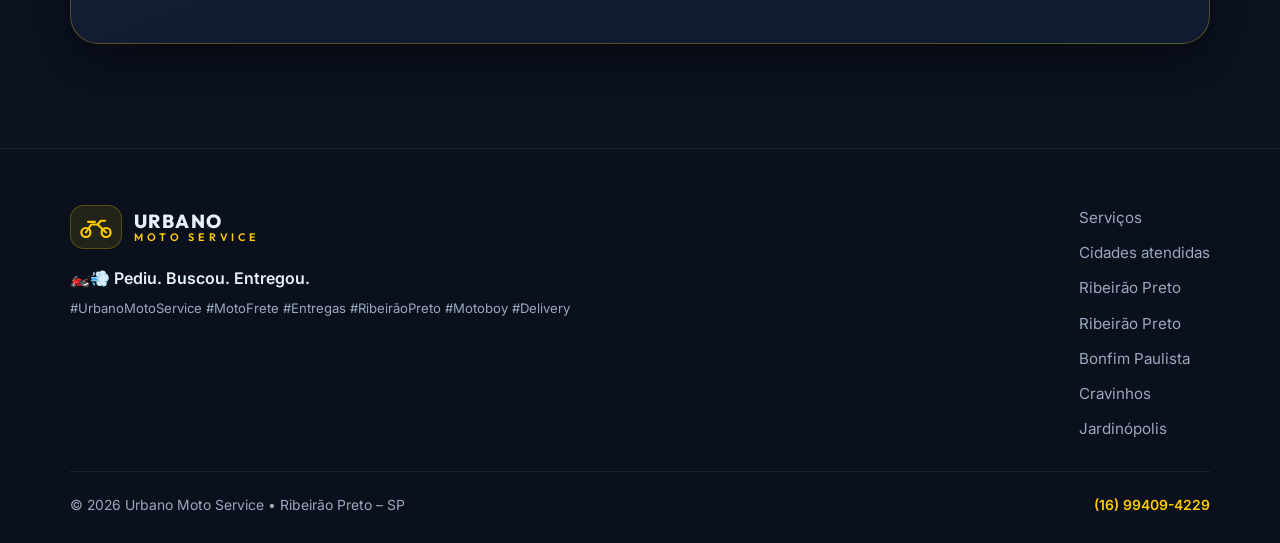
<file: cidades-atendidas/index.html>
<!DOCTYPE html>
<html lang="pt-BR">
<head>
  <meta charset="UTF-8">
  <meta name="viewport" content="width=device-width, initial-scale=1.0">
  <title>Cidades Atendidas | Urbano Moto Service — Ribeirão Preto e Região</title>
  <meta name="description" content="Conheça as cidades e bairros atendidos pela Urbano Moto Service: Ribeirão Preto, Bonfim Paulista, Cravinhos, Jardinópolis, Sertãozinho, Guatapará, Dumont, Pradópolis e Barrinha. WhatsApp (16) 99409-4229.">
  <meta name="author" content="Urbano Moto Service">
  <meta name="robots" content="index, follow, max-image-preview:large, max-snippet:-1, max-video-preview:-1">
  <meta name="geo.region" content="BR-SP">
  <meta name="geo.placename" content="Ribeirão Preto">
  <meta name="theme-color" content="#0B1220">
  <link rel="canonical" href="https://entregasribeiraopreto.com.br/cidades-atendidas/">
  <link rel="icon" href="data:image/svg+xml,%3Csvg xmlns='http://www.w3.org/2000/svg' viewBox='0 0 64 64'%3E%3Crect width='64' height='64' rx='14' fill='%23FFCB00'/%3E%3Ccircle cx='18' cy='42' r='9' fill='none' stroke='%230B1220' stroke-width='5'/%3E%3Ccircle cx='47' cy='42' r='9' fill='none' stroke='%230B1220' stroke-width='5'/%3E%3Cpath d='M18 42 27 26h11l9 16' fill='none' stroke='%230B1220' stroke-width='5' stroke-linecap='round' stroke-linejoin='round'/%3E%3Cpath d='M38 26l5-8h7' fill='none' stroke='%230B1220' stroke-width='5' stroke-linecap='round'/%3E%3C/svg%3E">

  <meta property="og:type" content="website">
  <meta property="og:site_name" content="Urbano Moto Service">
  <meta property="og:title" content="Cidades Atendidas | Urbano Moto Service — Ribeirão Preto e Região">
  <meta property="og:description" content="Pediu. Buscou. Entregou. Cidades e bairros atendidos pela Urbano Moto Service na região de Ribeirão Preto. WhatsApp (16) 99409-4229.">
  <meta property="og:url" content="https://entregasribeiraopreto.com.br/cidades-atendidas/">
  <meta property="og:locale" content="pt_BR">
  <meta property="og:image" content="https://entregasribeiraopreto.com.br/og-image.png">
  <meta property="og:image:type" content="image/png">
  <meta property="og:image:width" content="1200">
  <meta property="og:image:height" content="630">

  <meta name="twitter:card" content="summary_large_image">
  <meta name="twitter:title" content="Cidades Atendidas | Urbano Moto Service — Ribeirão Preto e Região">
  <meta name="twitter:description" content="Cidades e bairros atendidos pela Urbano Moto Service na região de Ribeirão Preto.">

  <link rel="preconnect" href="https://fonts.googleapis.com">
  <link rel="preconnect" href="https://fonts.gstatic.com" crossorigin>
  <link href="https://fonts.googleapis.com/css2?family=Inter:wght@400;500;600&family=Outfit:wght@500;600;700;800&display=swap" rel="stylesheet">
  <link rel="stylesheet" href="/css/style.css">

  <script type="application/ld+json">
  {
  "@context": "https://schema.org",
  "@type": "LocalBusiness",
  "@id": "https://entregasribeiraopreto.com.br/cidades-atendidas/#business",
  "name": "Urbano Moto Service",
  "slogan": "Pediu. Buscou. Entregou.",
  "telephone": "+5516994094229",
  "url": "https://entregasribeiraopreto.com.br/cidades-atendidas/",
  "image": "https://entregasribeiraopreto.com.br/og-image.png",
  "priceRange": "$",
  "address": {
    "@type": "PostalAddress",
    "streetAddress": "Rua Milton José Robusti, 75",
    "addressLocality": "Ribeirão Preto",
    "addressRegion": "SP",
    "postalCode": "14021-613",
    "addressCountry": "BR"
  },
  "areaServed": [
    {
      "@type": "City",
      "name": "Ribeirão Preto"
    },
    {
      "@type": "City",
      "name": "Bonfim Paulista"
    },
    {
      "@type": "City",
      "name": "Cravinhos"
    },
    {
      "@type": "City",
      "name": "Jardinópolis"
    },
    {
      "@type": "City",
      "name": "Sertãozinho"
    },
    {
      "@type": "City",
      "name": "Guatapará"
    },
    {
      "@type": "City",
      "name": "Dumont"
    },
    {
      "@type": "City",
      "name": "Pradópolis"
    },
    {
      "@type": "City",
      "name": "Barrinha"
    }
  ],
  "contactPoint": {
    "@type": "ContactPoint",
    "contactType": "customer service",
    "telephone": "+5516994094229",
    "url": "https://wa.me/5516994094229",
    "availableLanguage": [
      "pt-BR"
    ]
  }
}
  </script>
  <!-- Google Tag Manager -->
  <script>(function(w,d,s,l,i){w[l]=w[l]||[];w[l].push({'gtm.start':
new Date().getTime(),event:'gtm.js'});var f=d.getElementsByTagName(s)[0],
j=d.createElement(s),dl=l!='dataLayer'?'&l='+l:'';j.async=true;j.src=
'https://www.googletagmanager.com/gtm.js?id='+i+dl;f.parentNode.insertBefore(j,f);
})(window,document,'script','dataLayer','GTM-KXH9SXRH');</script>
  <!-- End Google Tag Manager -->
</head>
<body id="inicio">
<!-- Google Tag Manager (noscript) -->
<noscript><iframe src="https://www.googletagmanager.com/ns.html?id=GTM-KXH9SXRH"
height="0" width="0" style="display:none;visibility:hidden"></iframe></noscript>
<!-- End Google Tag Manager (noscript) -->

  <header class="header" id="header">
    <div class="container header-inner">
      <a href="/" class="brand" aria-label="Urbano Moto Service — início">
        <span class="brand-badge"><svg viewBox="0 0 64 44" fill="none" stroke="currentColor" stroke-width="4" stroke-linecap="round" stroke-linejoin="round" aria-hidden="true"><circle cx="13" cy="31" r="8.5"/><circle cx="51" cy="31" r="8.5"/><path d="M13 31 L23 16 H35 L51 31"/><path d="M35 16 L41 9 H49"/><path d="M17 11 H30"/></svg></span>
        <span class="brand-text">
          <strong>URBANO</strong>
          <small>MOTO SERVICE</small>
        </span>
      </a>
      <nav class="nav" id="nav" aria-label="Navegação principal">
        <a href="/#servicos">Serviços</a>
        <a href="/#como-funciona">Como funciona</a>
        <a href="/cidades-atendidas/">Cidades</a>
        <a href="#bairros">Bairros</a>
        <a href="#faq">Dúvidas</a>
        <a href="#contato">Contato</a>
        <a class="btn btn-wa btn-sm nav-cta" target="_blank" rel="noopener" href="https://wa.me/5516994094229?text=Ol%C3%A1%21%20Vim%20pelo%20site%20da%20Urbano%20Moto%20Service%20e%20quero%20solicitar%20uma%20entrega%20em%20Ribeir%C3%A3o%20Preto%20e%20regi%C3%A3o.">
          <svg viewBox="0 0 24 24" aria-hidden="true"><path fill="currentColor" d="M17.472 14.382c-.297-.149-1.758-.867-2.03-.967-.273-.099-.471-.148-.67.15-.197.297-.767.966-.94 1.164-.173.199-.347.223-.644.075-.297-.15-1.255-.463-2.39-1.475-.883-.788-1.48-1.761-1.653-2.059-.173-.297-.018-.458.13-.606.134-.133.298-.347.446-.52.149-.174.198-.298.298-.497.099-.198.05-.371-.025-.52-.075-.149-.669-1.612-.916-2.207-.242-.579-.487-.5-.669-.51-.173-.008-.371-.01-.57-.01-.198 0-.52.074-.792.372-.272.297-1.04 1.016-1.04 2.479 0 1.462 1.065 2.875 1.213 3.074.149.198 2.096 3.2 5.077 4.487.709.306 1.262.489 1.694.625.712.227 1.36.195 1.871.118.571-.085 1.758-.719 2.006-1.413.248-.694.248-1.289.173-1.413-.074-.124-.272-.198-.57-.347m-5.421 7.403h-.004a9.87 9.87 0 0 1-5.031-1.378l-.361-.214-3.741.982.998-3.648-.235-.374a9.86 9.86 0 0 1-1.51-5.26c.001-5.45 4.436-9.884 9.888-9.884 2.64 0 5.122 1.03 6.988 2.898a9.825 9.825 0 0 1 2.893 6.994c-.003 5.45-4.437 9.884-9.885 9.884m8.413-18.297A11.815 11.815 0 0 0 12.05 0C5.495 0 .16 5.335.157 11.892c0 2.096.547 4.142 1.588 5.945L.057 24l6.305-1.654a11.882 11.882 0 0 0 5.683 1.448h.005c6.554 0 11.89-5.335 11.893-11.893a11.821 11.821 0 0 0-3.48-8.413Z"/></svg>
          (16) 99409-4229
        </a>
      </nav>
      <button class="nav-toggle" id="nav-toggle" aria-label="Abrir menu" aria-expanded="false" aria-controls="nav">
        <span></span><span></span><span></span>
      </button>
    </div>
  </header>

  <main>
    <!-- ===================== HERO ===================== -->
    <section class="hero">
      <div class="hero-bg" aria-hidden="true"></div>
      <div class="container hero-grid">
        <div class="hero-copy">
          <nav class="breadcrumbs" aria-label="Você está aqui">
            <a href="/">Início</a><span class="bc-sep">›</span>
            <span>Cidades atendidas</span>
          </nav>
          <p class="hero-tag"><svg viewBox="0 0 24 24" fill="none" stroke="currentColor" stroke-width="2" aria-hidden="true"><path d="M12 21s-7-5.5-7-11a7 7 0 0 1 14 0c0 5.5-7 11-7 11z"/><circle cx="12" cy="10" r="2.5"/></svg> Ribeirão Preto e região</p>
          <h1>Cidades atendidas pela <em>Urbano</em></h1>
          <p class="hero-sub">
            A <strong>Urbano Moto Service</strong> roda Ribeirão Preto inteira e as cidades vizinhas,
            todos os dias. Escolha sua cidade abaixo e veja os bairros, os serviços e como pedir
            uma entrega rápida por motoboy onde você está.
          </p>
          <div class="hero-actions">
            <a class="btn btn-wa" target="_blank" rel="noopener" href="https://wa.me/5516994094229?text=Ol%C3%A1%21%20Vim%20pelo%20site%20da%20Urbano%20Moto%20Service%20e%20quero%20solicitar%20uma%20entrega%20em%20Ribeir%C3%A3o%20Preto%20e%20regi%C3%A3o.">
              <svg viewBox="0 0 24 24" aria-hidden="true"><path fill="currentColor" d="M17.472 14.382c-.297-.149-1.758-.867-2.03-.967-.273-.099-.471-.148-.67.15-.197.297-.767.966-.94 1.164-.173.199-.347.223-.644.075-.297-.15-1.255-.463-2.39-1.475-.883-.788-1.48-1.761-1.653-2.059-.173-.297-.018-.458.13-.606.134-.133.298-.347.446-.52.149-.174.198-.298.298-.497.099-.198.05-.371-.025-.52-.075-.149-.669-1.612-.916-2.207-.242-.579-.487-.5-.669-.51-.173-.008-.371-.01-.57-.01-.198 0-.52.074-.792.372-.272.297-1.04 1.016-1.04 2.479 0 1.462 1.065 2.875 1.213 3.074.149.198 2.096 3.2 5.077 4.487.709.306 1.262.489 1.694.625.712.227 1.36.195 1.871.118.571-.085 1.758-.719 2.006-1.413.248-.694.248-1.289.173-1.413-.074-.124-.272-.198-.57-.347m-5.421 7.403h-.004a9.87 9.87 0 0 1-5.031-1.378l-.361-.214-3.741.982.998-3.648-.235-.374a9.86 9.86 0 0 1-1.51-5.26c.001-5.45 4.436-9.884 9.888-9.884 2.64 0 5.122 1.03 6.988 2.898a9.825 9.825 0 0 1 2.893 6.994c-.003 5.45-4.437 9.884-9.885 9.884m8.413-18.297A11.815 11.815 0 0 0 12.05 0C5.495 0 .16 5.335.157 11.892c0 2.096.547 4.142 1.588 5.945L.057 24l6.305-1.654a11.882 11.882 0 0 0 5.683 1.448h.005c6.554 0 11.89-5.335 11.893-11.893a11.821 11.821 0 0 0-3.48-8.413Z"/></svg>
              Chame agora no WhatsApp
            </a>
            <a class="btn btn-ghost" href="#cidades">Ver cidades</a>
          </div>
          <ul class="hero-feats">
            <li><svg viewBox="0 0 24 24" fill="none" stroke="currentColor" stroke-width="2.5" aria-hidden="true"><path d="M13 2 3 14h7l-1 8 12-14h-8l0-6z" stroke-linejoin="round"/></svg> Rapidez</li>
            <li><svg viewBox="0 0 24 24" fill="none" stroke="currentColor" stroke-width="2.5" aria-hidden="true"><path d="M12 3l7 3v5c0 5-3.5 8-7 9-3.5-1-7-4-7-9V6l7-3z"/><path d="M9 11.5l2 2 4-4"/></svg> Segurança</li>
            <li><svg viewBox="0 0 24 24" fill="none" stroke="currentColor" stroke-width="2.5" aria-hidden="true"><circle cx="12" cy="12" r="9"/><circle cx="12" cy="12" r="4.5"/><circle cx="12" cy="12" r="1" fill="currentColor"/></svg> Compromisso</li>
          </ul>
        </div>

        <div class="hero-visual" aria-hidden="true">
          <div class="route-card">
            <div class="route-card-head">
              <span class="route-dot"></span> Entrega em andamento
              <span class="route-eta">no prazo</span>
            </div>
            <svg class="route-svg" viewBox="0 0 520 210">
              <path class="route-path" d="M50 155 C140 45 380 45 470 155" />
              <g class="pin pin-start" transform="translate(50,155)">
                <circle class="pulse" r="10"/>
                <path d="M0 10c-4.4-3.6-6.6-6.4-6.6-9.4a6.6 6.6 0 1 1 13.2 0c0 3-2.2 5.8-6.6 9.4z"/>
                <circle cx="0" cy="0" r="2.4"/>
              </g>
              <g class="pin pin-end" transform="translate(470,155)">
                <circle class="pulse" r="10"/>
                <path d="M0 10c-4.4-3.6-6.6-6.4-6.6-9.4a6.6 6.6 0 1 1 13.2 0c0 3-2.2 5.8-6.6 9.4z"/>
                <circle cx="0" cy="0" r="2.4"/>
              </g>
              <g class="moto-rider">
                <animateMotion dur="9s" repeatCount="indefinite" rotate="auto" path="M50 155 C140 45 380 45 470 155"/>
                <g fill="none" stroke="#FFCB00" stroke-width="4" stroke-linecap="round" stroke-linejoin="round">
                  <circle cx="-17" cy="12" r="8"/>
                  <circle cx="17" cy="12" r="8"/>
                  <path d="M-17 12 L-8 -1 H4 L17 12"/>
                  <path d="M4 -1 L9 -8 H16"/>
                  <path d="M-13 -6 H0"/>
                </g>
              </g>
            </svg>
            <div class="route-card-foot">
              <div><strong>Coleta</strong><span>Você nos chama</span></div>
              <div class="route-card-foot-mid"><svg viewBox="0 0 64 44" fill="none" stroke="#FFCB00" stroke-width="4" stroke-linecap="round" stroke-linejoin="round"><circle cx="13" cy="31" r="8.5"/><circle cx="51" cy="31" r="8.5"/><path d="M13 31 L23 16 H35 L51 31"/><path d="M35 16 L41 9 H49"/><path d="M17 11 H30"/></svg></div>
              <div><strong>Entrega</strong><span>Destino final</span></div>
            </div>
          </div>
          <div class="chip chip-1">⚡ Rapidez</div>
          <div class="chip chip-2">🔒 Segurança</div>
          <div class="chip chip-3">🎯 Compromisso</div>
        </div>
      </div>
    </section>

    <!-- ===================== CIDADES ===================== -->
    <section class="section" id="cidades">
      <div class="container">
        <div class="section-head reveal">
          <p class="kicker">Onde atendemos</p>
          <h2>Nove destinos, um mesmo padrão de rapidez</h2>
          <p class="section-sub">Toque em uma cidade para ver a página completa: bairros, serviços, perguntas frequentes e o WhatsApp certo.</p>
        </div>
        <div class="grid grid-3">
          <article class="card reveal">
            <div class="card-icon"><svg viewBox="0 0 24 24" fill="none" stroke="currentColor" stroke-width="2" stroke-linecap="round" stroke-linejoin="round" aria-hidden="true"><path d="M12 21s-7-5.5-7-11a7 7 0 0 1 14 0c0 5.5-7 11-7 11z"/><circle cx="12" cy="10" r="2.5"/></svg></div>
            <h3>Motoboy em Ribeirão Preto</h3>
            <p>Ribeirão Preto é a casa da Urbano Moto Service. Nossos motoboys rodam a cidade inteira todos os dias, da manhã à noite, levando malotes, documentos, medicamentos e encomendas entre os quatro cantos do município.</p>
            <a class="btn btn-ghost" href="/entrega-rapida-por-motoboys-em-ribeirao-preto/">Bairros e serviços de Ribeirão Preto</a>
          </article>
          <article class="card reveal">
            <div class="card-icon"><svg viewBox="0 0 24 24" fill="none" stroke="currentColor" stroke-width="2" stroke-linecap="round" stroke-linejoin="round" aria-hidden="true"><path d="M12 21s-7-5.5-7-11a7 7 0 0 1 14 0c0 5.5-7 11-7 11z"/><circle cx="12" cy="10" r="2.5"/></svg></div>
            <h3>Motoboy em Bonfim Paulista</h3>
            <p>Bonfim Paulista é o distrito de Cravinhos vizinho a Ribeirão Preto, e é justamente essa posição estratégica que faz do moto frete um atalho para quem mora ou trabalha no distrito.</p>
            <a class="btn btn-ghost" href="/entrega-rapida-por-motoboys-em-bonfim-paulista/">Bairros e serviços de Bonfim Paulista</a>
          </article>
          <article class="card reveal">
            <div class="card-icon"><svg viewBox="0 0 24 24" fill="none" stroke="currentColor" stroke-width="2" stroke-linecap="round" stroke-linejoin="round" aria-hidden="true"><path d="M12 21s-7-5.5-7-11a7 7 0 0 1 14 0c0 5.5-7 11-7 11z"/><circle cx="12" cy="10" r="2.5"/></svg></div>
            <h3>Motoboy em Cravinhos</h3>
            <p>Cravinhos fica vizinha a Ribeirão Preto e reúne comércio, indústria e bairros residenciais tranquilos — um fluxo perfeito para o moto frete profissional.</p>
            <a class="btn btn-ghost" href="/entrega-rapida-por-motoboys-em-cravinhos/">Bairros e serviços de Cravinhos</a>
          </article>
          <article class="card reveal">
            <div class="card-icon"><svg viewBox="0 0 24 24" fill="none" stroke="currentColor" stroke-width="2" stroke-linecap="round" stroke-linejoin="round" aria-hidden="true"><path d="M12 21s-7-5.5-7-11a7 7 0 0 1 14 0c0 5.5-7 11-7 11z"/><circle cx="12" cy="10" r="2.5"/></svg></div>
            <h3>Motoboy em Jardinópolis</h3>
            <p>Jardinópolis é cidade vizinha a Ribeirão Preto, com vida própria: comércio movimentado no centro, bairros residenciais e uma economia forte no agronegócio.</p>
            <a class="btn btn-ghost" href="/entrega-rapida-por-motoboys-em-jardinopolis/">Bairros e serviços de Jardinópolis</a>
          </article>
          <article class="card reveal">
            <div class="card-icon"><svg viewBox="0 0 24 24" fill="none" stroke="currentColor" stroke-width="2" stroke-linecap="round" stroke-linejoin="round" aria-hidden="true"><path d="M12 21s-7-5.5-7-11a7 7 0 0 1 14 0c0 5.5-7 11-7 11z"/><circle cx="12" cy="10" r="2.5"/></svg></div>
            <h3>Motoboy em Sertãozinho</h3>
            <p>Sertãozinho é um dos maiores municípios da região e um polo nacional da agroindústria sucroalcooleira — onde documento urgente, peça e amostra precisam circular rápido entre empresas, escritórios e órgãos públicos.</p>
            <a class="btn btn-ghost" href="/entrega-rapida-por-motoboys-em-sertaozinho/">Bairros e serviços de Sertãozinho</a>
          </article>
          <article class="card reveal">
            <div class="card-icon"><svg viewBox="0 0 24 24" fill="none" stroke="currentColor" stroke-width="2" stroke-linecap="round" stroke-linejoin="round" aria-hidden="true"><path d="M12 21s-7-5.5-7-11a7 7 0 0 1 14 0c0 5.5-7 11-7 11z"/><circle cx="12" cy="10" r="2.5"/></svg></div>
            <h3>Motoboy em Guatapará</h3>
            <p>Guatapará é um município pequeno e acolhedor no interior da região, cercado por fazendas e canaviais — e é exatamente nesse tipo de cidade que o moto frete faz diferença no dia a dia.</p>
            <a class="btn btn-ghost" href="/entrega-rapida-por-motoboys-em-guatapara/">Bairros e serviços de Guatapará</a>
          </article>
          <article class="card reveal">
            <div class="card-icon"><svg viewBox="0 0 24 24" fill="none" stroke="currentColor" stroke-width="2" stroke-linecap="round" stroke-linejoin="round" aria-hidden="true"><path d="M12 21s-7-5.5-7-11a7 7 0 0 1 14 0c0 5.5-7 11-7 11z"/><circle cx="12" cy="10" r="2.5"/></svg></div>
            <h3>Motoboy em Dumont</h3>
            <p>Dumont é uma cidade pequena e orgulhosa, batizada em homenagem a Santos Dumont, encostada em Ribeirão Preto — perto o bastante para que uma corrida de motoboy resolva quase tudo.</p>
            <a class="btn btn-ghost" href="/entrega-rapida-por-motoboys-em-dumont/">Bairros e serviços de Dumont</a>
          </article>
          <article class="card reveal">
            <div class="card-icon"><svg viewBox="0 0 24 24" fill="none" stroke="currentColor" stroke-width="2" stroke-linecap="round" stroke-linejoin="round" aria-hidden="true"><path d="M12 21s-7-5.5-7-11a7 7 0 0 1 14 0c0 5.5-7 11-7 11z"/><circle cx="12" cy="10" r="2.5"/></svg></div>
            <h3>Motoboy em Pradópolis</h3>
            <p>Pradópolis tem economia movida pelo campo — cana-de-açúcar, usinas e fazendas — e um comércio urbano que precisa de agilidade para papéis, peças e compras do dia a dia.</p>
            <a class="btn btn-ghost" href="/entrega-rapida-por-motoboys-em-pradopolis/">Bairros e serviços de Pradópolis</a>
          </article>
          <article class="card reveal">
            <div class="card-icon"><svg viewBox="0 0 24 24" fill="none" stroke="currentColor" stroke-width="2" stroke-linecap="round" stroke-linejoin="round" aria-hidden="true"><path d="M12 21s-7-5.5-7-11a7 7 0 0 1 14 0c0 5.5-7 11-7 11z"/><circle cx="12" cy="10" r="2.5"/></svg></div>
            <h3>Motoboy em Barrinha</h3>
            <p>Barrinha é uma cidade acolhedora do interior paulista, vizinha a Ribeirão Preto e a Sertãozinho, com comércio movimentado e bairros residenciais bem delimitados.</p>
            <a class="btn btn-ghost" href="/entrega-rapida-por-motoboys-em-barrinha/">Bairros e serviços de Barrinha</a>
          </article>
        </div>
      </div>
    </section>

    <!-- ===================== RIBEIRÃO PRETO RESUMO ===================== -->
    <section class="section section-alt" id="ribeirao-preto">
      <div class="container container-narrow">
        <div class="section-head reveal">
          <p class="kicker">A cidade-sede</p>
          <h2>Ribeirão Preto: bairros das quatro regiões</h2>
          <p class="section-sub">Na cidade-sede, o atendimento cobre as regiões norte, leste, oeste e sul — mais de 150 bairros na lista. Veja o mapa completo na página da cidade.</p>
          <p class="section-sub"><strong>Norte: 47 bairros • Leste: 45 bairros • Oeste: 35 bairros • Sul: 23 bairros.</strong></p>
        </div>
        <ul class="chips reveal">
          <li class="chip-city chip-city-main"><a href="/entrega-rapida-por-motoboys-em-ribeirao-preto/">Ver todos os bairros de Ribeirão Preto</a></li>
          <li class="chip-city chip-city-cta"><a target="_blank" rel="noopener" href="https://wa.me/5516994094229?text=Ol%C3%A1!%20Quero%20saber%20se%20voc%C3%AAs%20atendem%20a%20minha%20cidade.%20Chamei%20pelo%20site.">Sua cidade não está aqui? Chame no WhatsApp 📲</a></li>
        </ul>
      </div>
    </section>

    <!-- ===================== FAQ ===================== -->
    <section class="section" id="faq">
      <div class="container container-narrow">
        <div class="section-head reveal">
          <p class="kicker">Dúvidas frequentes</p>
          <h2>Sobre a cobertura da região</h2>
        </div>
        <details class="faq reveal" open>
          <summary>Quais cidades a Urbano Moto Service atende?</summary>
          <p>Atendemos Ribeirão Preto (todos os bairros, por região) e as cidades vizinhas de Bonfim Paulista, Cravinhos, Jardinópolis, Sertãozinho, Guatapará, Dumont, Pradópolis e Barrinha. Cada cidade tem página própria com os detalhes.</p>
        </details>
        <details class="faq reveal">
          <summary>Como peço uma entrega na minha cidade?</summary>
          <p>Chame no WhatsApp (16) 99409-4229 com o endereço de coleta, o destino e o que será entregue. Você recebe valor e prazo fechados antes da corrida, com aviso de coleta e confirmação de entrega.</p>
        </details>
        <details class="faq reveal">
          <summary>Vocês fazem corridas entre duas cidades?</summary>
          <p>Sim. As rotas entre Ribeirão Preto e as cidades da região são um dos serviços mais pedidos — ideal para empresas, farmácias e comércios que dependem de documentos e encomendas circulando rápido.</p>
        </details>
      </div>
    </section>

    <!-- ===================== PARCEIROS ===================== -->
    <section class="section" id="parceiros">
      <div class="container">
        <div class="section-head reveal">
          <p class="kicker">Quem confia na Urbano</p>
          <h2>Parceiros e clientes</h2>
          <p class="section-sub">Empresas e instituições que contam com a nossa entrega rápida por motoboy todos os dias.</p>
        </div>
        <div class="grid grid-3 partner-grid">
          <article class="partner reveal"><img src="/img/parceiros/parceiro-3m.png" alt="Logomarca da 3M" loading="lazy" width="600" height="400"></article>
          <article class="partner reveal"><img src="/img/parceiros/parceiro-banco-do-brasil.png" alt="Logomarca do Banco do Brasil" loading="lazy" width="600" height="333"></article>
          <article class="partner reveal"><img src="/img/parceiros/parceiro-unimed.png" alt="Logomarca da Unimed" loading="lazy" width="600" height="213"></article>
          <article class="partner reveal"><img src="/img/parceiros/parceiro-zanini-renk.png" alt="Logomarca da Zanini Renk" loading="lazy" width="600" height="160"></article>
          <article class="partner reveal"><img src="/img/parceiros/parceiro-mpsp.png" alt="Logomarca do Ministério Público do Estado de São Paulo (MP-SP)" loading="lazy" width="600" height="283"></article>
          <article class="partner reveal"><img src="/img/parceiros/parceiro-oab.png" alt="Logomarca da OAB — Ordem dos Advogados do Brasil" loading="lazy" width="244" height="244"></article>
        </div>
      </div>
    </section>

    <!-- ===================== CONTATO ===================== -->
    <section class="section contact" id="contato">
      <div class="container">
        <div class="contact-card reveal">
          <div class="contact-copy">
            <p class="kicker kicker-light">Chame agora</p>
            <h2>Precisa entregar em Ribeirão Preto e região agora?</h2>
            <p>Não perca tempo procurando quem faça sua entrega. <strong>A Urbano Moto Service vai até você.</strong></p>
            <p class="contact-phone">📲 <a href="tel:+5516994094229">(16) 99409-4229</a></p>
            <p class="contact-hours">Atendimento diário pelo WhatsApp • Ribeirão Preto e região e região</p>
          </div>
          <div class="contact-actions">
            <a class="btn btn-wa btn-lg" target="_blank" rel="noopener" href="https://wa.me/5516994094229?text=Ol%C3%A1%21%20Vim%20pelo%20site%20da%20Urbano%20Moto%20Service%20e%20quero%20solicitar%20uma%20entrega%20em%20Ribeir%C3%A3o%20Preto%20e%20regi%C3%A3o.">
              <svg viewBox="0 0 24 24" aria-hidden="true"><path fill="currentColor" d="M17.472 14.382c-.297-.149-1.758-.867-2.03-.967-.273-.099-.471-.148-.67.15-.197.297-.767.966-.94 1.164-.173.199-.347.223-.644.075-.297-.15-1.255-.463-2.39-1.475-.883-.788-1.48-1.761-1.653-2.059-.173-.297-.018-.458.13-.606.134-.133.298-.347.446-.52.149-.174.198-.298.298-.497.099-.198.05-.371-.025-.52-.075-.149-.669-1.612-.916-2.207-.242-.579-.487-.5-.669-.51-.173-.008-.371-.01-.57-.01-.198 0-.52.074-.792.372-.272.297-1.04 1.016-1.04 2.479 0 1.462 1.065 2.875 1.213 3.074.149.198 2.096 3.2 5.077 4.487.709.306 1.262.489 1.694.625.712.227 1.36.195 1.871.118.571-.085 1.758-.719 2.006-1.413.248-.694.248-1.289.173-1.413-.074-.124-.272-.198-.57-.347m-5.421 7.403h-.004a9.87 9.87 0 0 1-5.031-1.378l-.361-.214-3.741.982.998-3.648-.235-.374a9.86 9.86 0 0 1-1.51-5.26c.001-5.45 4.436-9.884 9.888-9.884 2.64 0 5.122 1.03 6.988 2.898a9.825 9.825 0 0 1 2.893 6.994c-.003 5.45-4.437 9.884-9.885 9.884m8.413-18.297A11.815 11.815 0 0 0 12.05 0C5.495 0 .16 5.335.157 11.892c0 2.096.547 4.142 1.588 5.945L.057 24l6.305-1.654a11.882 11.882 0 0 0 5.683 1.448h.005c6.554 0 11.89-5.335 11.893-11.893a11.821 11.821 0 0 0-3.48-8.413Z"/></svg>
              (16) 99409-4229
            </a>
            <a class="btn btn-ghost btn-lg" href="tel:+5516994094229">Ligar agora</a>
          </div>
        </div>
      </div>
    </section>
  </main>

  <footer class="footer">
    <div class="container footer-inner">
      <div class="footer-brand">
        <a href="/" class="brand">
          <span class="brand-badge"><svg viewBox="0 0 64 44" fill="none" stroke="currentColor" stroke-width="4" stroke-linecap="round" stroke-linejoin="round" aria-hidden="true"><circle cx="13" cy="31" r="8.5"/><circle cx="51" cy="31" r="8.5"/><path d="M13 31 L23 16 H35 L51 31"/><path d="M35 16 L41 9 H49"/><path d="M17 11 H30"/></svg></span>
          <span class="brand-text"><strong>URBANO</strong><small>MOTO SERVICE</small></span>
        </a>
        <p class="footer-slogan">🏍️💨 Pediu. Buscou. Entregou.</p>
        <p class="footer-tags">#UrbanoMotoService #MotoFrete #Entregas #RibeirãoPreto #Motoboy #Delivery</p>
      </div>
      <nav class="footer-nav" aria-label="Links do rodapé">
        <a href="/#servicos">Serviços</a>
        <a href="/cidades-atendidas/">Cidades atendidas</a>
        <a href="/entrega-rapida-por-motoboys-em-ribeirao-preto/">Ribeirão Preto</a>
        <a href="/entrega-rapida-por-motoboys-em-ribeirao-preto/">Ribeirão Preto</a>
        <a href="/entrega-rapida-por-motoboys-em-bonfim-paulista/">Bonfim Paulista</a>
        <a href="/entrega-rapida-por-motoboys-em-cravinhos/">Cravinhos</a>
        <a href="/entrega-rapida-por-motoboys-em-jardinopolis/">Jardinópolis</a>
      </nav>
    </div>
    <div class="container footer-base">
      <p>© <span id="year">2026</span> Urbano Moto Service • Ribeirão Preto – SP</p>
      <p><a class="footer-phone" href="tel:+5516994094229">(16) 99409-4229</a></p>
    </div>
  </footer>

  <!-- ===================== WHATSAPP FLUTUANTE ===================== -->
  <a class="float-wa" target="_blank" rel="noopener" aria-label="Chame no WhatsApp: (16) 99409-4229"
     href="https://wa.me/5516994094229?text=Ol%C3%A1%21%20Vim%20pelo%20site%20da%20Urbano%20Moto%20Service%20e%20quero%20solicitar%20uma%20entrega%20em%20Ribeir%C3%A3o%20Preto.">
    <svg viewBox="0 0 24 24" aria-hidden="true"><path fill="currentColor" d="M17.472 14.382c-.297-.149-1.758-.867-2.03-.967-.273-.099-.471-.148-.67.15-.197.297-.767.966-.94 1.164-.173.199-.347.223-.644.075-.297-.15-1.255-.463-2.39-1.475-.883-.788-1.48-1.761-1.653-2.059-.173-.297-.018-.458.13-.606.134-.133.298-.347.446-.52.149-.174.198-.298.298-.497.099-.198.05-.371-.025-.52-.075-.149-.669-1.612-.916-2.207-.242-.579-.487-.5-.669-.51-.173-.008-.371-.01-.57-.01-.198 0-.52.074-.792.372-.272.297-1.04 1.016-1.04 2.479 0 1.462 1.065 2.875 1.213 3.074.149.198 2.096 3.2 5.077 4.487.709.306 1.262.489 1.694.625.712.227 1.36.195 1.871.118.571-.085 1.758-.719 2.006-1.413.248-.694.248-1.289.173-1.413-.074-.124-.272-.198-.57-.347m-5.421 7.403h-.004a9.87 9.87 0 0 1-5.031-1.378l-.361-.214-3.741.982.998-3.648-.235-.374a9.86 9.86 0 0 1-1.51-5.26c.001-5.45 4.436-9.884 9.888-9.884 2.64 0 5.122 1.03 6.988 2.898a9.825 9.825 0 0 1 2.893 6.994c-.003 5.45-4.437 9.884-9.885 9.884m8.413-18.297A11.815 11.815 0 0 0 12.05 0C5.495 0 .16 5.335.157 11.892c0 2.096.547 4.142 1.588 5.945L.057 24l6.305-1.654a11.882 11.882 0 0 0 5.683 1.448h.005c6.554 0 11.89-5.335 11.893-11.893a11.821 11.821 0 0 0-3.48-8.413Z"/></svg>
    <span class="float-wa-tip">Pediu. Buscou. Entregou.<br><strong>Chame no WhatsApp</strong></span>
  </a>

  <script src="/js/main.js"></script>
</body>
</html>
</file>
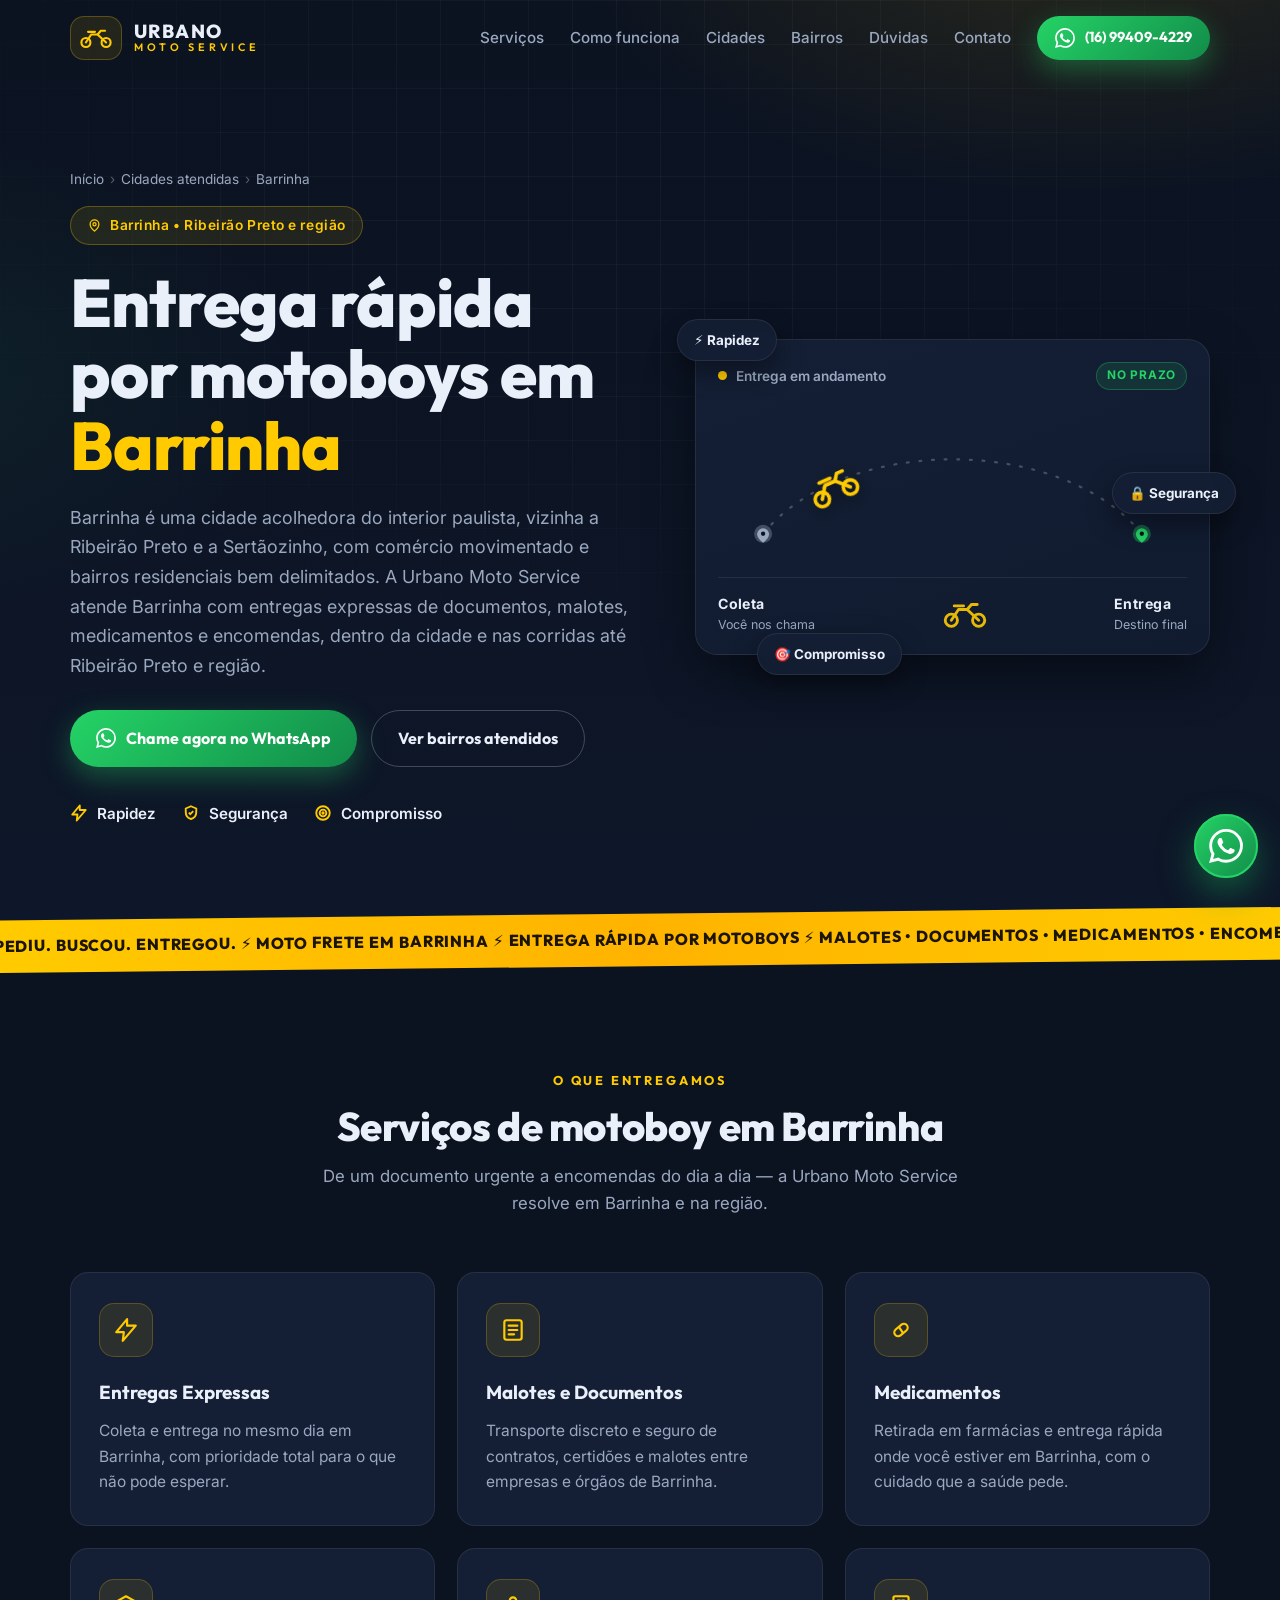
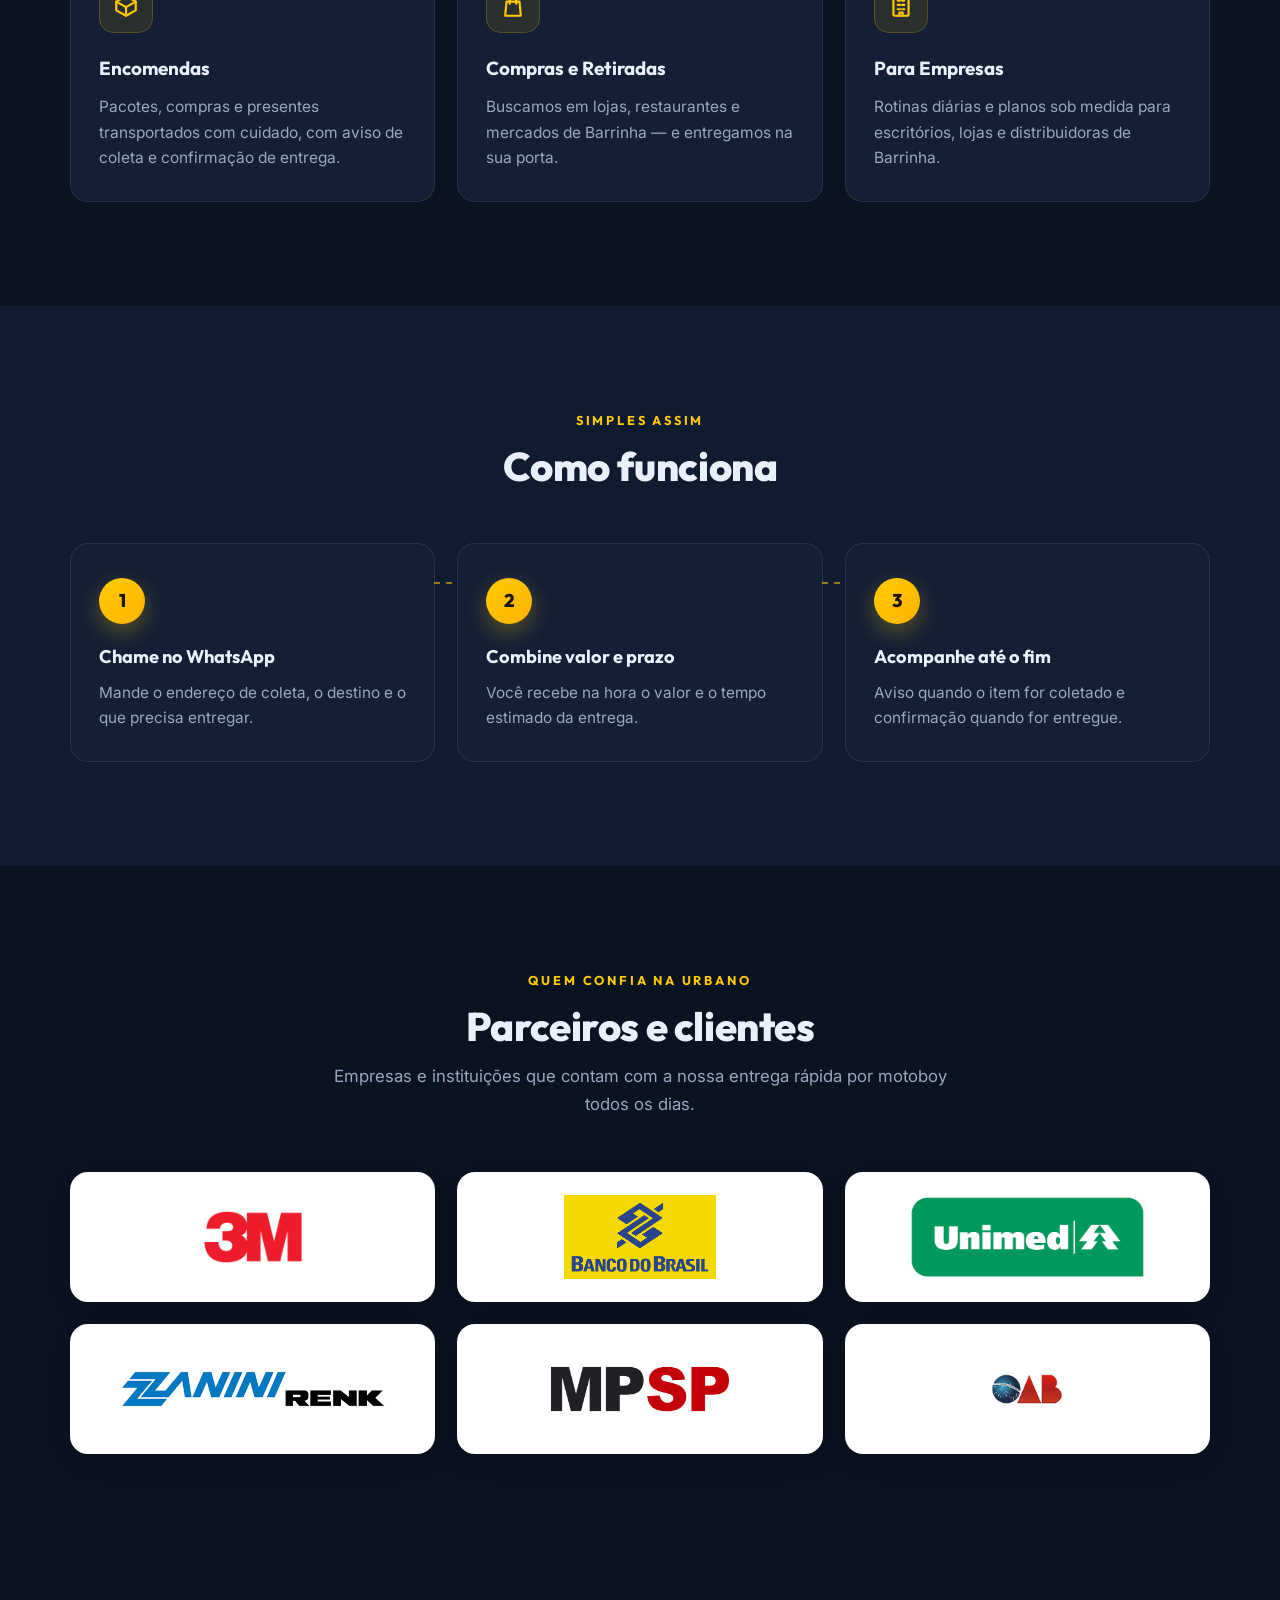
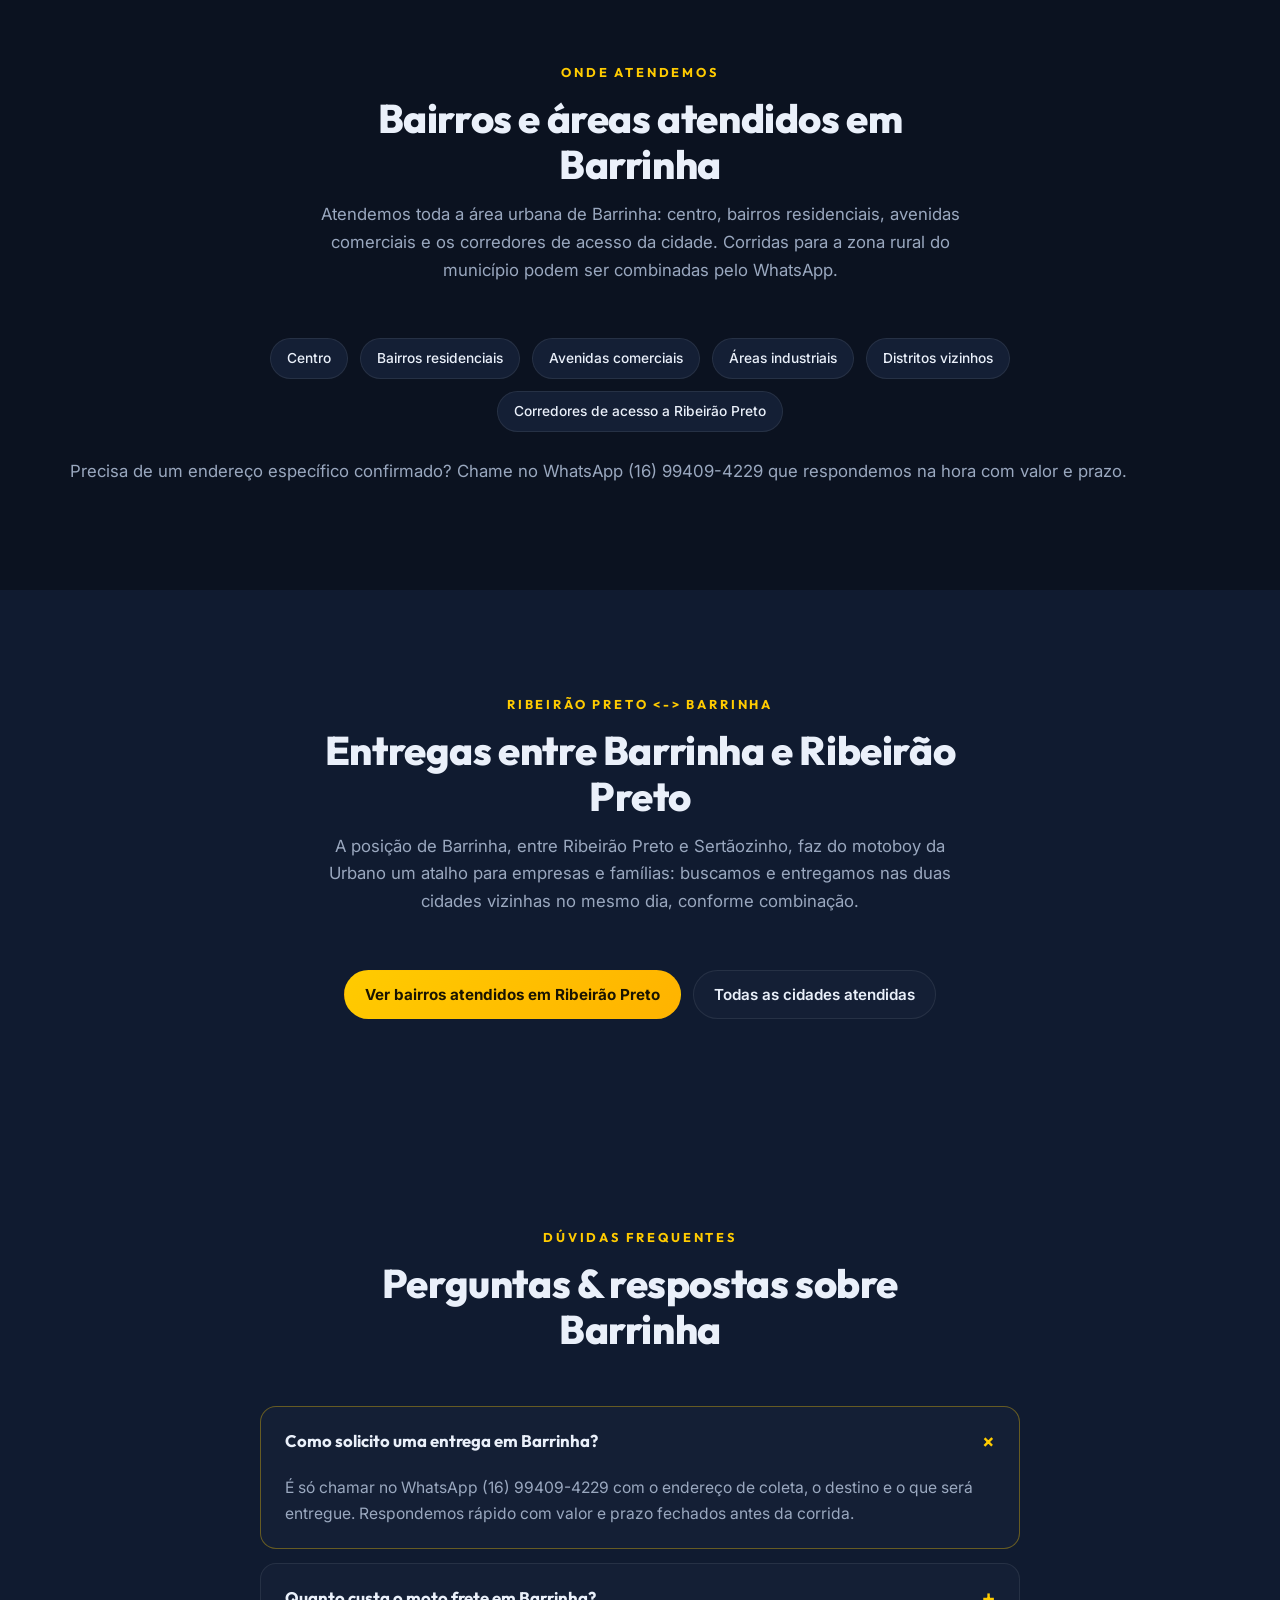
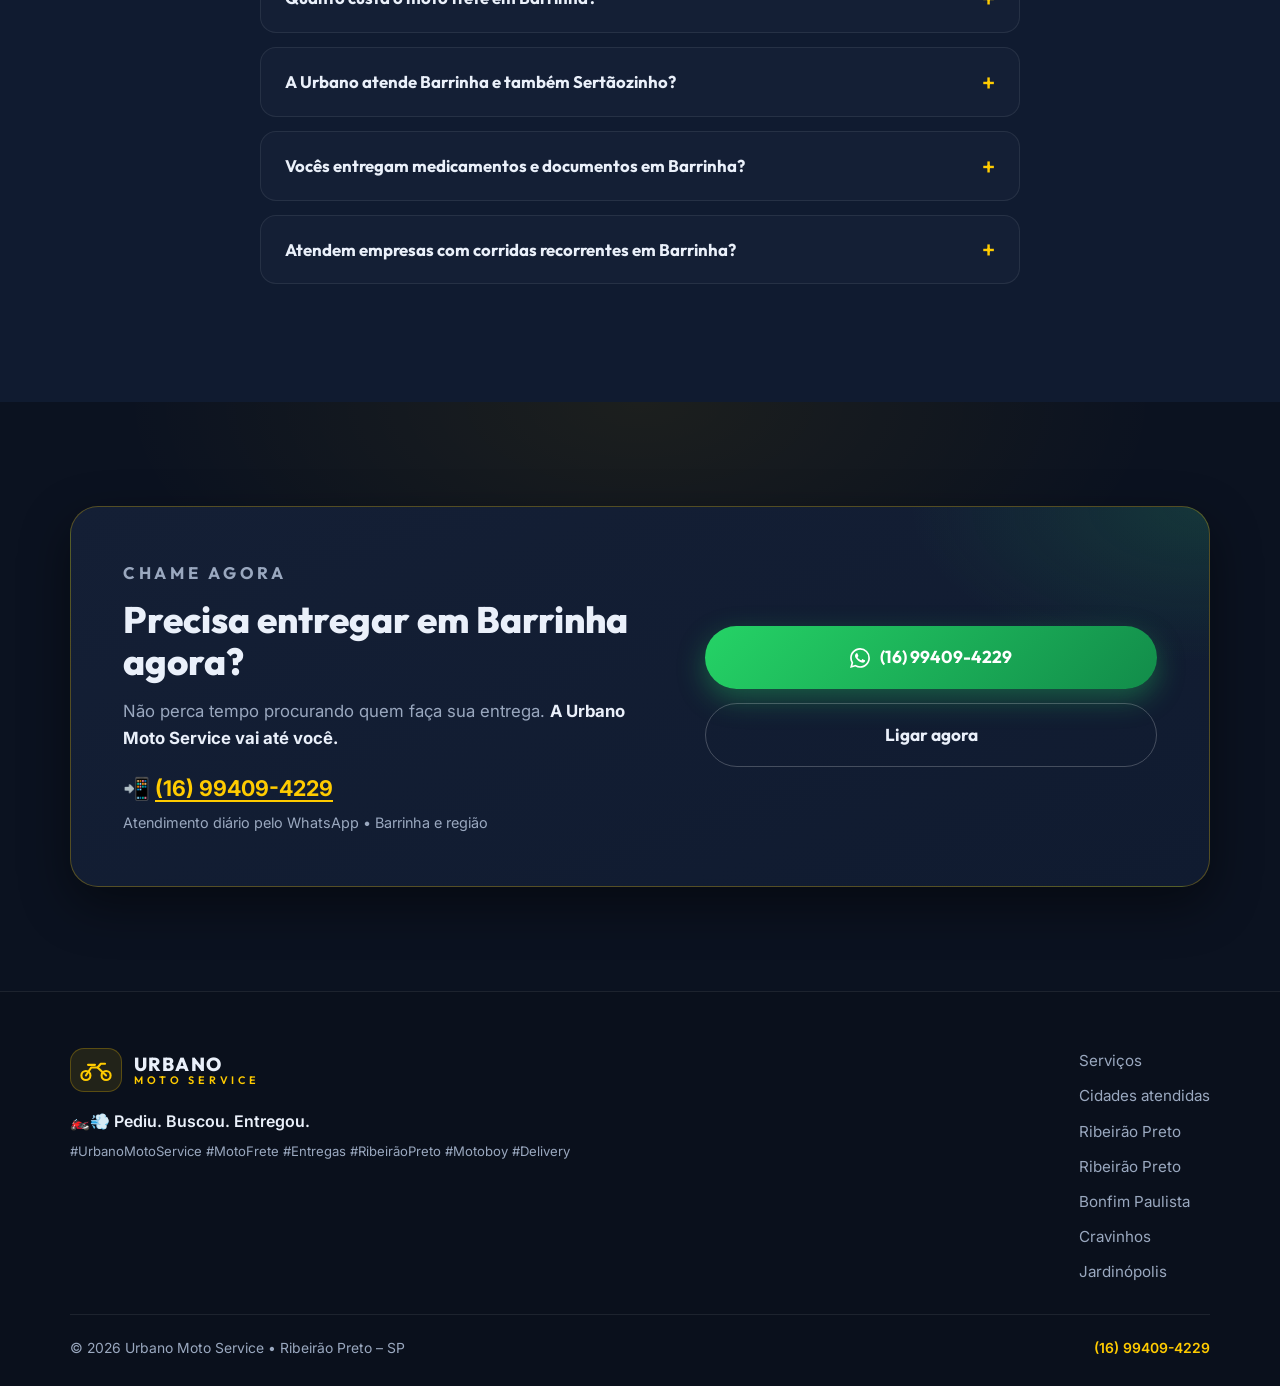
<file: entrega-rapida-por-motoboys-em-barrinha/index.html>
<!DOCTYPE html>
<html lang="pt-BR">
<head>
  <meta charset="UTF-8">
  <meta name="viewport" content="width=device-width, initial-scale=1.0">
  <title>Entrega Rápida por Motoboys em Barrinha | Urbano Moto Service</title>
  <meta name="description" content="Entrega rápida por motoboys em Barrinha e região: malotes, documentos, medicamentos e encomendas no mesmo dia. Chame no WhatsApp (16) 99409-4229.">
  <meta name="author" content="Urbano Moto Service">
  <meta name="robots" content="index, follow, max-image-preview:large, max-snippet:-1, max-video-preview:-1">
  <meta name="geo.region" content="BR-SP">
  <meta name="geo.placename" content="Barrinha">
  <meta name="theme-color" content="#0B1220">
  <link rel="canonical" href="https://entregasribeiraopreto.com.br/entrega-rapida-por-motoboys-em-barrinha/">
  <link rel="icon" href="data:image/svg+xml,%3Csvg xmlns='http://www.w3.org/2000/svg' viewBox='0 0 64 64'%3E%3Crect width='64' height='64' rx='14' fill='%23FFCB00'/%3E%3Ccircle cx='18' cy='42' r='9' fill='none' stroke='%230B1220' stroke-width='5'/%3E%3Ccircle cx='47' cy='42' r='9' fill='none' stroke='%230B1220' stroke-width='5'/%3E%3Cpath d='M18 42 27 26h11l9 16' fill='none' stroke='%230B1220' stroke-width='5' stroke-linecap='round' stroke-linejoin='round'/%3E%3Cpath d='M38 26l5-8h7' fill='none' stroke='%230B1220' stroke-width='5' stroke-linecap='round'/%3E%3C/svg%3E">

  <meta property="og:type" content="website">
  <meta property="og:site_name" content="Urbano Moto Service">
  <meta property="og:title" content="Entrega Rápida por Motoboys em Barrinha | Urbano Moto Service">
  <meta property="og:description" content="Pediu. Buscou. Entregou. Motoboy em Barrinha com rapidez, segurança e compromisso. WhatsApp (16) 99409-4229.">
  <meta property="og:url" content="https://entregasribeiraopreto.com.br/entrega-rapida-por-motoboys-em-barrinha/">
  <meta property="og:locale" content="pt_BR">
  <meta property="og:image" content="https://entregasribeiraopreto.com.br/og-image.png">
  <meta property="og:image:type" content="image/png">
  <meta property="og:image:width" content="1200">
  <meta property="og:image:height" content="630">
  <meta property="og:image:alt" content="Urbano Moto Service — entregas de moto em Barrinha e região. Pediu. Buscou. Entregou.">

  <meta name="twitter:card" content="summary_large_image">
  <meta name="twitter:title" content="Entrega Rápida por Motoboys em Barrinha | Urbano Moto Service">
  <meta name="twitter:description" content="Pediu. Buscou. Entregou. Motoboy em Barrinha com rapidez, segurança e compromisso.">

  <link rel="preconnect" href="https://fonts.googleapis.com">
  <link rel="preconnect" href="https://fonts.gstatic.com" crossorigin>
  <link href="https://fonts.googleapis.com/css2?family=Inter:wght@400;500;600&family=Outfit:wght@500;600;700;800&display=swap" rel="stylesheet">
  <link rel="stylesheet" href="/css/style.css">

  <script type="application/ld+json">
  {
  "@context": "https://schema.org",
  "@type": "LocalBusiness",
  "@id": "https://entregasribeiraopreto.com.br/entrega-rapida-por-motoboys-em-barrinha/#business",
  "name": "Urbano Moto Service",
  "alternateName": "Urbano Moto",
  "description": "Entrega rápida por motoboys em Barrinha e região: malotes, documentos, medicamentos e encomendas no mesmo dia. Chame no WhatsApp (16) 99409-4229.",
  "slogan": "Pediu. Buscou. Entregou.",
  "telephone": "+5516994094229",
  "url": "https://entregasribeiraopreto.com.br/entrega-rapida-por-motoboys-em-barrinha/",
  "image": "https://entregasribeiraopreto.com.br/og-image.png",
  "logo": "https://entregasribeiraopreto.com.br/og-image.png",
  "priceRange": "$",
  "address": {
    "@type": "PostalAddress",
    "streetAddress": "Rua Milton José Robusti, 75",
    "addressLocality": "Ribeirão Preto",
    "addressRegion": "SP",
    "postalCode": "14021-613",
    "addressCountry": "BR"
  },
  "areaServed": {
    "@type": "City",
    "name": "Barrinha"
  },
  "contactPoint": {
    "@type": "ContactPoint",
    "contactType": "customer service",
    "telephone": "+5516994094229",
    "url": "https://wa.me/5516994094229",
    "availableLanguage": [
      "pt-BR"
    ]
  }
}
  </script>
  <script type="application/ld+json">
  {
  "@context": "https://schema.org",
  "@type": "BreadcrumbList",
  "itemListElement": [
    {
      "@type": "ListItem",
      "position": 1,
      "name": "Início",
      "item": "https://entregasribeiraopreto.com.br/"
    },
    {
      "@type": "ListItem",
      "position": 2,
      "name": "Cidades atendidas",
      "item": "https://entregasribeiraopreto.com.br/cidades-atendidas/"
    },
    {
      "@type": "ListItem",
      "position": 3,
      "name": "Barrinha",
      "item": "https://entregasribeiraopreto.com.br/entrega-rapida-por-motoboys-em-barrinha/"
    }
  ]
}
  </script>
  <script type="application/ld+json">
  {
  "@context": "https://schema.org",
  "@type": "FAQPage",
  "@id": "https://entregasribeiraopreto.com.br/entrega-rapida-por-motoboys-em-barrinha/#faq",
  "mainEntity": [
    {
      "@type": "Question",
      "name": "Como solicito uma entrega em Barrinha?",
      "acceptedAnswer": {
        "@type": "Answer",
        "text": "É só chamar no WhatsApp (16) 99409-4229 com o endereço de coleta, o destino e o que será entregue. Respondemos rápido com valor e prazo fechados antes da corrida."
      }
    },
    {
      "@type": "Question",
      "name": "Quanto custa o moto frete em Barrinha?",
      "acceptedAnswer": {
        "@type": "Answer",
        "text": "O valor depende da distância e do tipo de item. Mande os endereços no WhatsApp (16) 99409-4229 e você recebe o preço fechado na hora, sem surpresa."
      }
    },
    {
      "@type": "Question",
      "name": "A Urbano atende Barrinha e também Sertãozinho?",
      "acceptedAnswer": {
        "@type": "Answer",
        "text": "Sim. As duas cidades são atendidas pela Urbano Moto Service, e corridas combinando Barrinha, Sertãozinho e Ribeirão Preto podem ser combinadas pelo WhatsApp com valor fechado."
      }
    },
    {
      "@type": "Question",
      "name": "Vocês entregam medicamentos e documentos em Barrinha?",
      "acceptedAnswer": {
        "@type": "Answer",
        "text": "Sim. Malotes, documentos, medicamentos, encomendas e compras — sempre com conferência na coleta e na entrega, e aviso pelo WhatsApp em cada etapa."
      }
    },
    {
      "@type": "Question",
      "name": "Atendem empresas com corridas recorrentes em Barrinha?",
      "acceptedAnswer": {
        "@type": "Answer",
        "text": "Sim. Montamos rotinas diárias e planos sob medida para escritórios, lojas, clínicas e distribuidoras. Fale com a gente pelo WhatsApp para montar o seu plano."
      }
    }
  ]
}
  </script>
  <!-- Google Tag Manager -->
  <script>(function(w,d,s,l,i){w[l]=w[l]||[];w[l].push({'gtm.start':
new Date().getTime(),event:'gtm.js'});var f=d.getElementsByTagName(s)[0],
j=d.createElement(s),dl=l!='dataLayer'?'&l='+l:'';j.async=true;j.src=
'https://www.googletagmanager.com/gtm.js?id='+i+dl;f.parentNode.insertBefore(j,f);
})(window,document,'script','dataLayer','GTM-KXH9SXRH');</script>
  <!-- End Google Tag Manager -->
</head>
<body id="inicio">
<!-- Google Tag Manager (noscript) -->
<noscript><iframe src="https://www.googletagmanager.com/ns.html?id=GTM-KXH9SXRH"
height="0" width="0" style="display:none;visibility:hidden"></iframe></noscript>
<!-- End Google Tag Manager (noscript) -->

  <header class="header" id="header">
    <div class="container header-inner">
      <a href="/" class="brand" aria-label="Urbano Moto Service — início">
        <span class="brand-badge"><svg viewBox="0 0 64 44" fill="none" stroke="currentColor" stroke-width="4" stroke-linecap="round" stroke-linejoin="round" aria-hidden="true"><circle cx="13" cy="31" r="8.5"/><circle cx="51" cy="31" r="8.5"/><path d="M13 31 L23 16 H35 L51 31"/><path d="M35 16 L41 9 H49"/><path d="M17 11 H30"/></svg></span>
        <span class="brand-text">
          <strong>URBANO</strong>
          <small>MOTO SERVICE</small>
        </span>
      </a>
      <nav class="nav" id="nav" aria-label="Navegação principal">
        <a href="/#servicos">Serviços</a>
        <a href="/#como-funciona">Como funciona</a>
        <a href="/cidades-atendidas/">Cidades</a>
        <a href="#bairros">Bairros</a>
        <a href="#faq">Dúvidas</a>
        <a href="#contato">Contato</a>
        <a class="btn btn-wa btn-sm nav-cta" target="_blank" rel="noopener" href="https://wa.me/5516994094229?text=Ol%C3%A1%21%20Vim%20pelo%20site%20da%20Urbano%20Moto%20Service%20e%20quero%20solicitar%20uma%20entrega%20em%20Barrinha.">
          <svg viewBox="0 0 24 24" aria-hidden="true"><path fill="currentColor" d="M17.472 14.382c-.297-.149-1.758-.867-2.03-.967-.273-.099-.471-.148-.67.15-.197.297-.767.966-.94 1.164-.173.199-.347.223-.644.075-.297-.15-1.255-.463-2.39-1.475-.883-.788-1.48-1.761-1.653-2.059-.173-.297-.018-.458.13-.606.134-.133.298-.347.446-.52.149-.174.198-.298.298-.497.099-.198.05-.371-.025-.52-.075-.149-.669-1.612-.916-2.207-.242-.579-.487-.5-.669-.51-.173-.008-.371-.01-.57-.01-.198 0-.52.074-.792.372-.272.297-1.04 1.016-1.04 2.479 0 1.462 1.065 2.875 1.213 3.074.149.198 2.096 3.2 5.077 4.487.709.306 1.262.489 1.694.625.712.227 1.36.195 1.871.118.571-.085 1.758-.719 2.006-1.413.248-.694.248-1.289.173-1.413-.074-.124-.272-.198-.57-.347m-5.421 7.403h-.004a9.87 9.87 0 0 1-5.031-1.378l-.361-.214-3.741.982.998-3.648-.235-.374a9.86 9.86 0 0 1-1.51-5.26c.001-5.45 4.436-9.884 9.888-9.884 2.64 0 5.122 1.03 6.988 2.898a9.825 9.825 0 0 1 2.893 6.994c-.003 5.45-4.437 9.884-9.885 9.884m8.413-18.297A11.815 11.815 0 0 0 12.05 0C5.495 0 .16 5.335.157 11.892c0 2.096.547 4.142 1.588 5.945L.057 24l6.305-1.654a11.882 11.882 0 0 0 5.683 1.448h.005c6.554 0 11.89-5.335 11.893-11.893a11.821 11.821 0 0 0-3.48-8.413Z"/></svg>
          (16) 99409-4229
        </a>
      </nav>
      <button class="nav-toggle" id="nav-toggle" aria-label="Abrir menu" aria-expanded="false" aria-controls="nav">
        <span></span><span></span><span></span>
      </button>
    </div>
  </header>

  <main>
    <!-- ===================== HERO ===================== -->
    <section class="hero">
      <div class="hero-bg" aria-hidden="true"></div>
      <div class="container hero-grid">
        <div class="hero-copy">
                      <nav class="breadcrumbs" aria-label="Você está aqui">
              <a href="/">Início</a><span class="bc-sep">›</span>
              <a href="/cidades-atendidas/">Cidades atendidas</a><span class="bc-sep">›</span>
              <span>Barrinha</span>
            </nav>
          <p class="hero-tag"><svg viewBox="0 0 24 24" fill="none" stroke="currentColor" stroke-width="2" aria-hidden="true"><path d="M12 21s-7-5.5-7-11a7 7 0 0 1 14 0c0 5.5-7 11-7 11z"/><circle cx="12" cy="10" r="2.5"/></svg> Barrinha • Ribeirão Preto e região</p>
          <h1>Entrega rápida por motoboys em <em>Barrinha</em></h1>
          <p class="hero-sub">
            Barrinha é uma cidade acolhedora do interior paulista, vizinha a Ribeirão Preto e a Sertãozinho, com comércio movimentado e bairros residenciais bem delimitados. A Urbano Moto Service atende Barrinha com entregas expressas de documentos, malotes, medicamentos e encomendas, dentro da cidade e nas corridas até Ribeirão Preto e região.
          </p>
          <div class="hero-actions">
            <a class="btn btn-wa" target="_blank" rel="noopener" href="https://wa.me/5516994094229?text=Ol%C3%A1%21%20Vim%20pelo%20site%20da%20Urbano%20Moto%20Service%20e%20quero%20solicitar%20uma%20entrega%20em%20Barrinha.">
              <svg viewBox="0 0 24 24" aria-hidden="true"><path fill="currentColor" d="M17.472 14.382c-.297-.149-1.758-.867-2.03-.967-.273-.099-.471-.148-.67.15-.197.297-.767.966-.94 1.164-.173.199-.347.223-.644.075-.297-.15-1.255-.463-2.39-1.475-.883-.788-1.48-1.761-1.653-2.059-.173-.297-.018-.458.13-.606.134-.133.298-.347.446-.52.149-.174.198-.298.298-.497.099-.198.05-.371-.025-.52-.075-.149-.669-1.612-.916-2.207-.242-.579-.487-.5-.669-.51-.173-.008-.371-.01-.57-.01-.198 0-.52.074-.792.372-.272.297-1.04 1.016-1.04 2.479 0 1.462 1.065 2.875 1.213 3.074.149.198 2.096 3.2 5.077 4.487.709.306 1.262.489 1.694.625.712.227 1.36.195 1.871.118.571-.085 1.758-.719 2.006-1.413.248-.694.248-1.289.173-1.413-.074-.124-.272-.198-.57-.347m-5.421 7.403h-.004a9.87 9.87 0 0 1-5.031-1.378l-.361-.214-3.741.982.998-3.648-.235-.374a9.86 9.86 0 0 1-1.51-5.26c.001-5.45 4.436-9.884 9.888-9.884 2.64 0 5.122 1.03 6.988 2.898a9.825 9.825 0 0 1 2.893 6.994c-.003 5.45-4.437 9.884-9.885 9.884m8.413-18.297A11.815 11.815 0 0 0 12.05 0C5.495 0 .16 5.335.157 11.892c0 2.096.547 4.142 1.588 5.945L.057 24l6.305-1.654a11.882 11.882 0 0 0 5.683 1.448h.005c6.554 0 11.89-5.335 11.893-11.893a11.821 11.821 0 0 0-3.48-8.413Z"/></svg>
              Chame agora no WhatsApp
            </a>
            <a class="btn btn-ghost" href="#bairros">Ver bairros atendidos</a>
          </div>
          <ul class="hero-feats">
            <li><svg viewBox="0 0 24 24" fill="none" stroke="currentColor" stroke-width="2.5" aria-hidden="true"><path d="M13 2 3 14h7l-1 8 12-14h-8l0-6z" stroke-linejoin="round"/></svg> Rapidez</li>
            <li><svg viewBox="0 0 24 24" fill="none" stroke="currentColor" stroke-width="2.5" aria-hidden="true"><path d="M12 3l7 3v5c0 5-3.5 8-7 9-3.5-1-7-4-7-9V6l7-3z"/><path d="M9 11.5l2 2 4-4"/></svg> Segurança</li>
            <li><svg viewBox="0 0 24 24" fill="none" stroke="currentColor" stroke-width="2.5" aria-hidden="true"><circle cx="12" cy="12" r="9"/><circle cx="12" cy="12" r="4.5"/><circle cx="12" cy="12" r="1" fill="currentColor"/></svg> Compromisso</li>
          </ul>
        </div>

        <div class="hero-visual" aria-hidden="true">
          <div class="route-card">
            <div class="route-card-head">
              <span class="route-dot"></span> Entrega em andamento
              <span class="route-eta">no prazo</span>
            </div>
            <svg class="route-svg" viewBox="0 0 520 210">
              <path class="route-path" d="M50 155 C140 45 380 45 470 155" />
              <g class="pin pin-start" transform="translate(50,155)">
                <circle class="pulse" r="10"/>
                <path d="M0 10c-4.4-3.6-6.6-6.4-6.6-9.4a6.6 6.6 0 1 1 13.2 0c0 3-2.2 5.8-6.6 9.4z"/>
                <circle cx="0" cy="0" r="2.4"/>
              </g>
              <g class="pin pin-end" transform="translate(470,155)">
                <circle class="pulse" r="10"/>
                <path d="M0 10c-4.4-3.6-6.6-6.4-6.6-9.4a6.6 6.6 0 1 1 13.2 0c0 3-2.2 5.8-6.6 9.4z"/>
                <circle cx="0" cy="0" r="2.4"/>
              </g>
              <g class="moto-rider">
                <animateMotion dur="9s" repeatCount="indefinite" rotate="auto" path="M50 155 C140 45 380 45 470 155"/>
                <g fill="none" stroke="#FFCB00" stroke-width="4" stroke-linecap="round" stroke-linejoin="round">
                  <circle cx="-17" cy="12" r="8"/>
                  <circle cx="17" cy="12" r="8"/>
                  <path d="M-17 12 L-8 -1 H4 L17 12"/>
                  <path d="M4 -1 L9 -8 H16"/>
                  <path d="M-13 -6 H0"/>
                </g>
              </g>
            </svg>
            <div class="route-card-foot">
              <div><strong>Coleta</strong><span>Você nos chama</span></div>
              <div class="route-card-foot-mid"><svg viewBox="0 0 64 44" fill="none" stroke="#FFCB00" stroke-width="4" stroke-linecap="round" stroke-linejoin="round"><circle cx="13" cy="31" r="8.5"/><circle cx="51" cy="31" r="8.5"/><path d="M13 31 L23 16 H35 L51 31"/><path d="M35 16 L41 9 H49"/><path d="M17 11 H30"/></svg></div>
              <div><strong>Entrega</strong><span>Destino final</span></div>
            </div>
          </div>
          <div class="chip chip-1">⚡ Rapidez</div>
          <div class="chip chip-2">🔒 Segurança</div>
          <div class="chip chip-3">🎯 Compromisso</div>
        </div>
      </div>
    </section>

    <!-- ===================== MARQUEE ===================== -->
    <div class="marquee" aria-hidden="true">
      <div class="marquee-track">
        <span>Pediu. Buscou. Entregou. ⚡ Moto frete em Barrinha ⚡ Entrega rápida por motoboys ⚡ Malotes • Documentos • Medicamentos • Encomendas ⚡</span>
        <span>Pediu. Buscou. Entregou. ⚡ Moto frete em Barrinha ⚡ Entrega rápida por motoboys ⚡ Malotes • Documentos • Medicamentos • Encomendas ⚡</span>
      </div>
    </div>

    <!-- ===================== SERVIÇOS ===================== -->
    <section class="section" id="servicos">
      <div class="container">
        <div class="section-head reveal">
          <p class="kicker">O que entregamos</p>
          <h2>Serviços de motoboy em Barrinha</h2>
          <p class="section-sub">De um documento urgente a encomendas do dia a dia — a Urbano Moto Service resolve em Barrinha e na região.</p>
        </div>
        <div class="grid grid-3">
          <article class="card reveal">
            <div class="card-icon"><svg viewBox="0 0 24 24" fill="none" stroke="currentColor" stroke-width="2" stroke-linecap="round" stroke-linejoin="round" aria-hidden="true"><path d="M13 2 3 14h7l-1 8 12-14h-8l0-6z"/></svg></div>
            <h3>Entregas Expressas</h3>
            <p>Coleta e entrega no mesmo dia em Barrinha, com prioridade total para o que não pode esperar.</p>
          </article>
          <article class="card reveal">
            <div class="card-icon"><svg viewBox="0 0 24 24" fill="none" stroke="currentColor" stroke-width="2" stroke-linecap="round" stroke-linejoin="round" aria-hidden="true"><rect x="4" y="3" width="16" height="18" rx="2"/><path d="M8 8h8M8 12h8M8 16h5"/></svg></div>
            <h3>Malotes e Documentos</h3>
            <p>Transporte discreto e seguro de contratos, certidões e malotes entre empresas e órgãos de Barrinha.</p>
          </article>
          <article class="card reveal">
            <div class="card-icon"><svg viewBox="0 0 24 24" fill="none" stroke="currentColor" stroke-width="2" stroke-linecap="round" stroke-linejoin="round" aria-hidden="true"><rect x="5" y="8.5" width="14" height="7" rx="3.5" transform="rotate(-40 12 12)"/><path d="M10.2 9.3l3.6 5.4"/></svg></div>
            <h3>Medicamentos</h3>
            <p>Retirada em farmácias e entrega rápida onde você estiver em Barrinha, com o cuidado que a saúde pede.</p>
          </article>
          <article class="card reveal">
            <div class="card-icon"><svg viewBox="0 0 24 24" fill="none" stroke="currentColor" stroke-width="2" stroke-linecap="round" stroke-linejoin="round" aria-hidden="true"><path d="M21 8l-9-5-9 5v8l9 5 9-5z"/><path d="M3 8l9 5 9-5M12 13v8"/></svg></div>
            <h3>Encomendas</h3>
            <p>Pacotes, compras e presentes transportados com cuidado, com aviso de coleta e confirmação de entrega.</p>
          </article>
          <article class="card reveal">
            <div class="card-icon"><svg viewBox="0 0 24 24" fill="none" stroke="currentColor" stroke-width="2" stroke-linecap="round" stroke-linejoin="round" aria-hidden="true"><path d="M6 8h12l1.2 13H4.8L6 8z"/><path d="M9 10V7a3 3 0 0 1 6 0v3"/></svg></div>
            <h3>Compras e Retiradas</h3>
            <p>Buscamos em lojas, restaurantes e mercados de Barrinha — e entregamos na sua porta.</p>
          </article>
          <article class="card reveal">
            <div class="card-icon"><svg viewBox="0 0 24 24" fill="none" stroke="currentColor" stroke-width="2" stroke-linecap="round" stroke-linejoin="round" aria-hidden="true"><rect x="5" y="3" width="14" height="18" rx="1.5"/><path d="M9 7h2M13 7h2M9 11h2M13 11h2M9 15h2M13 15h2M10.5 21v-3h3v3"/></svg></div>
            <h3>Para Empresas</h3>
            <p>Rotinas diárias e planos sob medida para escritórios, lojas e distribuidoras de Barrinha.</p>
          </article>
        </div>
      </div>
    </section>

    <!-- ===================== COMO FUNCIONA ===================== -->
    <section class="section section-alt" id="como-funciona">
      <div class="container">
        <div class="section-head reveal">
          <p class="kicker">Simples assim</p>
          <h2>Como funciona</h2>
        </div>
        <ol class="steps">
          <li class="step reveal">
            <span class="step-num">1</span>
            <h3>Chame no WhatsApp</h3>
            <p>Mande o endereço de coleta, o destino e o que precisa entregar.</p>
          </li>
          <li class="step reveal">
            <span class="step-num">2</span>
            <h3>Combine valor e prazo</h3>
            <p>Você recebe na hora o valor e o tempo estimado da entrega.</p>
          </li>
          <li class="step reveal">
            <span class="step-num">3</span>
            <h3>Acompanhe até o fim</h3>
            <p>Aviso quando o item for coletado e confirmação quando for entregue.</p>
          </li>
        </ol>
      </div>
    </section>

    <!-- ===================== PARCEIROS ===================== -->
    <section class="section" id="parceiros">
      <div class="container">
        <div class="section-head reveal">
          <p class="kicker">Quem confia na Urbano</p>
          <h2>Parceiros e clientes</h2>
          <p class="section-sub">Empresas e instituições que contam com a nossa entrega rápida por motoboy todos os dias.</p>
        </div>
        <div class="grid grid-3 partner-grid">
          <article class="partner reveal"><img src="/img/parceiros/parceiro-3m.png" alt="Logomarca da 3M" loading="lazy" width="600" height="400"></article>
          <article class="partner reveal"><img src="/img/parceiros/parceiro-banco-do-brasil.png" alt="Logomarca do Banco do Brasil" loading="lazy" width="600" height="333"></article>
          <article class="partner reveal"><img src="/img/parceiros/parceiro-unimed.png" alt="Logomarca da Unimed" loading="lazy" width="600" height="213"></article>
          <article class="partner reveal"><img src="/img/parceiros/parceiro-zanini-renk.png" alt="Logomarca da Zanini Renk" loading="lazy" width="600" height="160"></article>
          <article class="partner reveal"><img src="/img/parceiros/parceiro-mpsp.png" alt="Logomarca do Ministério Público do Estado de São Paulo (MP-SP)" loading="lazy" width="600" height="283"></article>
          <article class="partner reveal"><img src="/img/parceiros/parceiro-oab.png" alt="Logomarca da OAB — Ordem dos Advogados do Brasil" loading="lazy" width="244" height="244"></article>
        </div>
      </div>
    </section>

    <!-- ===================== BAIRROS ===================== -->
    <section class="section" id="bairros">
      <div class="container">
        <div class="section-head reveal">
          <p class="kicker">Onde atendemos</p>
          <h2>Bairros e áreas atendidos em Barrinha</h2>
          <p class="section-sub">Atendemos toda a área urbana de Barrinha: centro, bairros residenciais, avenidas comerciais e os corredores de acesso da cidade. Corridas para a zona rural do município podem ser combinadas pelo WhatsApp.</p>
        </div>
        <ul class="chips reveal">
          <li class="chip-city chip-bairro">Centro</li>
          <li class="chip-city chip-bairro">Bairros residenciais</li>
          <li class="chip-city chip-bairro">Avenidas comerciais</li>
          <li class="chip-city chip-bairro">Áreas industriais</li>
          <li class="chip-city chip-bairro">Distritos vizinhos</li>
          <li class="chip-city chip-bairro">Corredores de acesso a Ribeirão Preto</li>
        </ul>
        <p class="section-sub reveal" style="margin-top:26px;">Precisa de um endereço específico confirmado? Chame no WhatsApp (16) 99409-4229 que respondemos na hora com valor e prazo.</p>
      </div>
    </section>

    <!-- ===================== ENTREGAS INTERCIDADE ===================== -->
    <section class="section section-alt" id="intercidade">
      <div class="container container-narrow">
        <div class="section-head reveal">
          <p class="kicker">Ribeirão Preto &lt;-&gt; Barrinha</p>
          <h2>Entregas entre Barrinha e Ribeirão Preto</h2>
          <p class="section-sub">A posição de Barrinha, entre Ribeirão Preto e Sertãozinho, faz do motoboy da Urbano um atalho para empresas e famílias: buscamos e entregamos nas duas cidades vizinhas no mesmo dia, conforme combinação.</p>
        </div>
        <ul class="chips reveal">
          <li class="chip-city chip-city-main"><a href="/entrega-rapida-por-motoboys-em-ribeirao-preto/">Ver bairros atendidos em Ribeirão Preto</a></li>
          <li class="chip-city"><a href="/cidades-atendidas/">Todas as cidades atendidas</a></li>
        </ul>
      </div>
    </section>

    <!-- ===================== FAQ ===================== -->
    <section class="section section-alt" id="faq">
      <div class="container container-narrow">
        <div class="section-head reveal">
          <p class="kicker">Dúvidas frequentes</p>
          <h2>Perguntas &amp; respostas sobre Barrinha</h2>
        </div>
        <details class="faq reveal" open>
          <summary>Como solicito uma entrega em Barrinha?</summary>
          <p>É só chamar no WhatsApp (16) 99409-4229 com o endereço de coleta, o destino e o que será entregue. Respondemos rápido com valor e prazo fechados antes da corrida.</p>
        </details>
        <details class="faq reveal">
          <summary>Quanto custa o moto frete em Barrinha?</summary>
          <p>O valor depende da distância e do tipo de item. Mande os endereços no WhatsApp (16) 99409-4229 e você recebe o preço fechado na hora, sem surpresa.</p>
        </details>
        <details class="faq reveal">
          <summary>A Urbano atende Barrinha e também Sertãozinho?</summary>
          <p>Sim. As duas cidades são atendidas pela Urbano Moto Service, e corridas combinando Barrinha, Sertãozinho e Ribeirão Preto podem ser combinadas pelo WhatsApp com valor fechado.</p>
        </details>
        <details class="faq reveal">
          <summary>Vocês entregam medicamentos e documentos em Barrinha?</summary>
          <p>Sim. Malotes, documentos, medicamentos, encomendas e compras — sempre com conferência na coleta e na entrega, e aviso pelo WhatsApp em cada etapa.</p>
        </details>
        <details class="faq reveal">
          <summary>Atendem empresas com corridas recorrentes em Barrinha?</summary>
          <p>Sim. Montamos rotinas diárias e planos sob medida para escritórios, lojas, clínicas e distribuidoras. Fale com a gente pelo WhatsApp para montar o seu plano.</p>
        </details>
      </div>
    </section>

    <!-- ===================== CONTATO ===================== -->
    <section class="section contact" id="contato">
      <div class="container">
        <div class="contact-card reveal">
          <div class="contact-copy">
            <p class="kicker kicker-light">Chame agora</p>
            <h2>Precisa entregar em Barrinha agora?</h2>
            <p>Não perca tempo procurando quem faça sua entrega. <strong>A Urbano Moto Service vai até você.</strong></p>
            <p class="contact-phone">📲 <a href="tel:+5516994094229">(16) 99409-4229</a></p>
            <p class="contact-hours">Atendimento diário pelo WhatsApp • Barrinha e região</p>
          </div>
          <div class="contact-actions">
            <a class="btn btn-wa btn-lg" target="_blank" rel="noopener" href="https://wa.me/5516994094229?text=Ol%C3%A1%21%20Vim%20pelo%20site%20da%20Urbano%20Moto%20Service%20e%20quero%20solicitar%20uma%20entrega%20em%20Barrinha.">
              <svg viewBox="0 0 24 24" aria-hidden="true"><path fill="currentColor" d="M17.472 14.382c-.297-.149-1.758-.867-2.03-.967-.273-.099-.471-.148-.67.15-.197.297-.767.966-.94 1.164-.173.199-.347.223-.644.075-.297-.15-1.255-.463-2.39-1.475-.883-.788-1.48-1.761-1.653-2.059-.173-.297-.018-.458.13-.606.134-.133.298-.347.446-.52.149-.174.198-.298.298-.497.099-.198.05-.371-.025-.52-.075-.149-.669-1.612-.916-2.207-.242-.579-.487-.5-.669-.51-.173-.008-.371-.01-.57-.01-.198 0-.52.074-.792.372-.272.297-1.04 1.016-1.04 2.479 0 1.462 1.065 2.875 1.213 3.074.149.198 2.096 3.2 5.077 4.487.709.306 1.262.489 1.694.625.712.227 1.36.195 1.871.118.571-.085 1.758-.719 2.006-1.413.248-.694.248-1.289.173-1.413-.074-.124-.272-.198-.57-.347m-5.421 7.403h-.004a9.87 9.87 0 0 1-5.031-1.378l-.361-.214-3.741.982.998-3.648-.235-.374a9.86 9.86 0 0 1-1.51-5.26c.001-5.45 4.436-9.884 9.888-9.884 2.64 0 5.122 1.03 6.988 2.898a9.825 9.825 0 0 1 2.893 6.994c-.003 5.45-4.437 9.884-9.885 9.884m8.413-18.297A11.815 11.815 0 0 0 12.05 0C5.495 0 .16 5.335.157 11.892c0 2.096.547 4.142 1.588 5.945L.057 24l6.305-1.654a11.882 11.882 0 0 0 5.683 1.448h.005c6.554 0 11.89-5.335 11.893-11.893a11.821 11.821 0 0 0-3.48-8.413Z"/></svg>
              (16) 99409-4229
            </a>
            <a class="btn btn-ghost btn-lg" href="tel:+5516994094229">Ligar agora</a>
          </div>
        </div>
      </div>
    </section>
  </main>

  <footer class="footer">
    <div class="container footer-inner">
      <div class="footer-brand">
        <a href="/" class="brand">
          <span class="brand-badge"><svg viewBox="0 0 64 44" fill="none" stroke="currentColor" stroke-width="4" stroke-linecap="round" stroke-linejoin="round" aria-hidden="true"><circle cx="13" cy="31" r="8.5"/><circle cx="51" cy="31" r="8.5"/><path d="M13 31 L23 16 H35 L51 31"/><path d="M35 16 L41 9 H49"/><path d="M17 11 H30"/></svg></span>
          <span class="brand-text"><strong>URBANO</strong><small>MOTO SERVICE</small></span>
        </a>
        <p class="footer-slogan">🏍️💨 Pediu. Buscou. Entregou.</p>
        <p class="footer-tags">#UrbanoMotoService #MotoFrete #Entregas #RibeirãoPreto #Motoboy #Delivery</p>
      </div>
      <nav class="footer-nav" aria-label="Links do rodapé">
        <a href="/#servicos">Serviços</a>
        <a href="/cidades-atendidas/">Cidades atendidas</a>
        <a href="/entrega-rapida-por-motoboys-em-ribeirao-preto/">Ribeirão Preto</a>
        <a href="/entrega-rapida-por-motoboys-em-ribeirao-preto/">Ribeirão Preto</a>
        <a href="/entrega-rapida-por-motoboys-em-bonfim-paulista/">Bonfim Paulista</a>
        <a href="/entrega-rapida-por-motoboys-em-cravinhos/">Cravinhos</a>
        <a href="/entrega-rapida-por-motoboys-em-jardinopolis/">Jardinópolis</a>
      </nav>
    </div>
    <div class="container footer-base">
      <p>© <span id="year">2026</span> Urbano Moto Service • Ribeirão Preto – SP</p>
      <p><a class="footer-phone" href="tel:+5516994094229">(16) 99409-4229</a></p>
    </div>
  </footer>

  <!-- ===================== WHATSAPP FLUTUANTE ===================== -->
  <a class="float-wa" target="_blank" rel="noopener" aria-label="Chame no WhatsApp: (16) 99409-4229"
     href="https://wa.me/5516994094229?text=Ol%C3%A1%21%20Vim%20pelo%20site%20da%20Urbano%20Moto%20Service%20e%20quero%20solicitar%20uma%20entrega%20em%20Barrinha.">
    <svg viewBox="0 0 24 24" aria-hidden="true"><path fill="currentColor" d="M17.472 14.382c-.297-.149-1.758-.867-2.03-.967-.273-.099-.471-.148-.67.15-.197.297-.767.966-.94 1.164-.173.199-.347.223-.644.075-.297-.15-1.255-.463-2.39-1.475-.883-.788-1.48-1.761-1.653-2.059-.173-.297-.018-.458.13-.606.134-.133.298-.347.446-.52.149-.174.198-.298.298-.497.099-.198.05-.371-.025-.52-.075-.149-.669-1.612-.916-2.207-.242-.579-.487-.5-.669-.51-.173-.008-.371-.01-.57-.01-.198 0-.52.074-.792.372-.272.297-1.04 1.016-1.04 2.479 0 1.462 1.065 2.875 1.213 3.074.149.198 2.096 3.2 5.077 4.487.709.306 1.262.489 1.694.625.712.227 1.36.195 1.871.118.571-.085 1.758-.719 2.006-1.413.248-.694.248-1.289.173-1.413-.074-.124-.272-.198-.57-.347m-5.421 7.403h-.004a9.87 9.87 0 0 1-5.031-1.378l-.361-.214-3.741.982.998-3.648-.235-.374a9.86 9.86 0 0 1-1.51-5.26c.001-5.45 4.436-9.884 9.888-9.884 2.64 0 5.122 1.03 6.988 2.898a9.825 9.825 0 0 1 2.893 6.994c-.003 5.45-4.437 9.884-9.885 9.884m8.413-18.297A11.815 11.815 0 0 0 12.05 0C5.495 0 .16 5.335.157 11.892c0 2.096.547 4.142 1.588 5.945L.057 24l6.305-1.654a11.882 11.882 0 0 0 5.683 1.448h.005c6.554 0 11.89-5.335 11.893-11.893a11.821 11.821 0 0 0-3.48-8.413Z"/></svg>
    <span class="float-wa-tip">Pediu. Buscou. Entregou.<br><strong>Chame no WhatsApp</strong></span>
  </a>

  <script src="/js/main.js"></script>
</body>
</html>
</file>
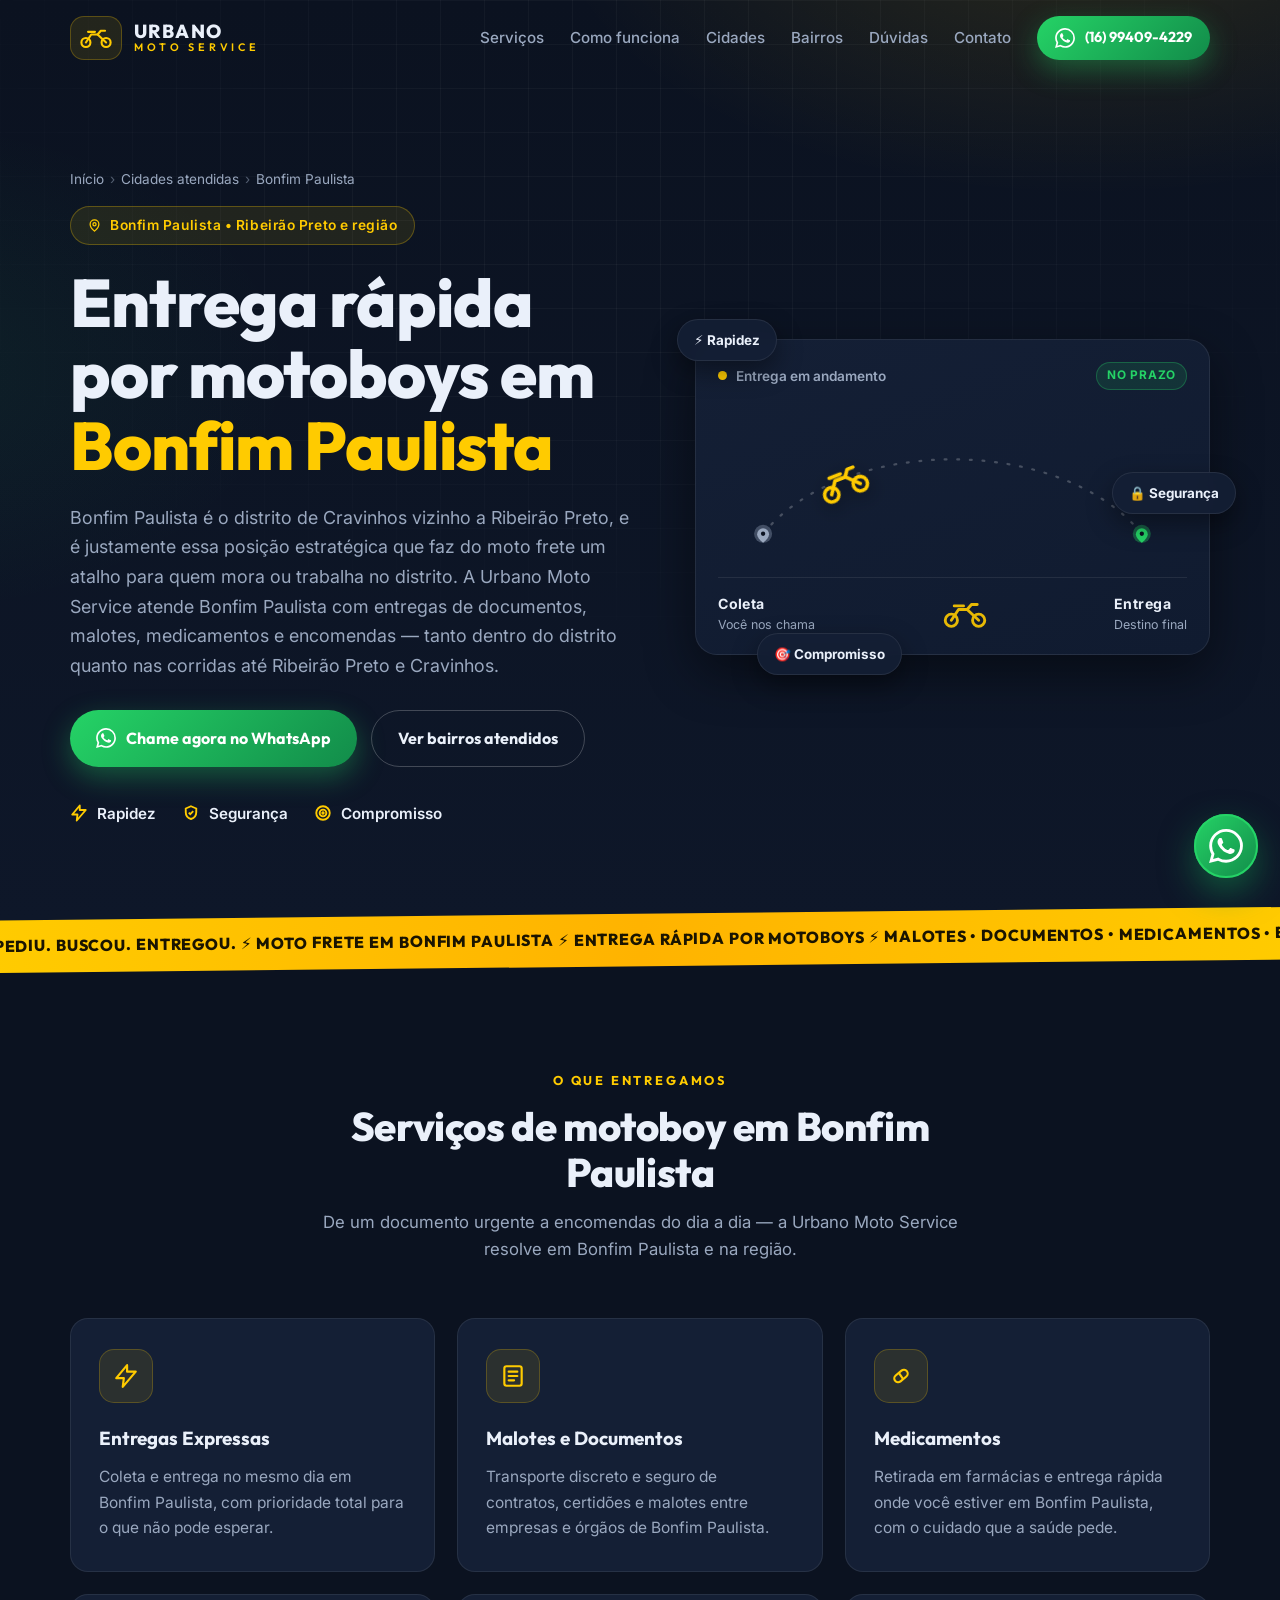
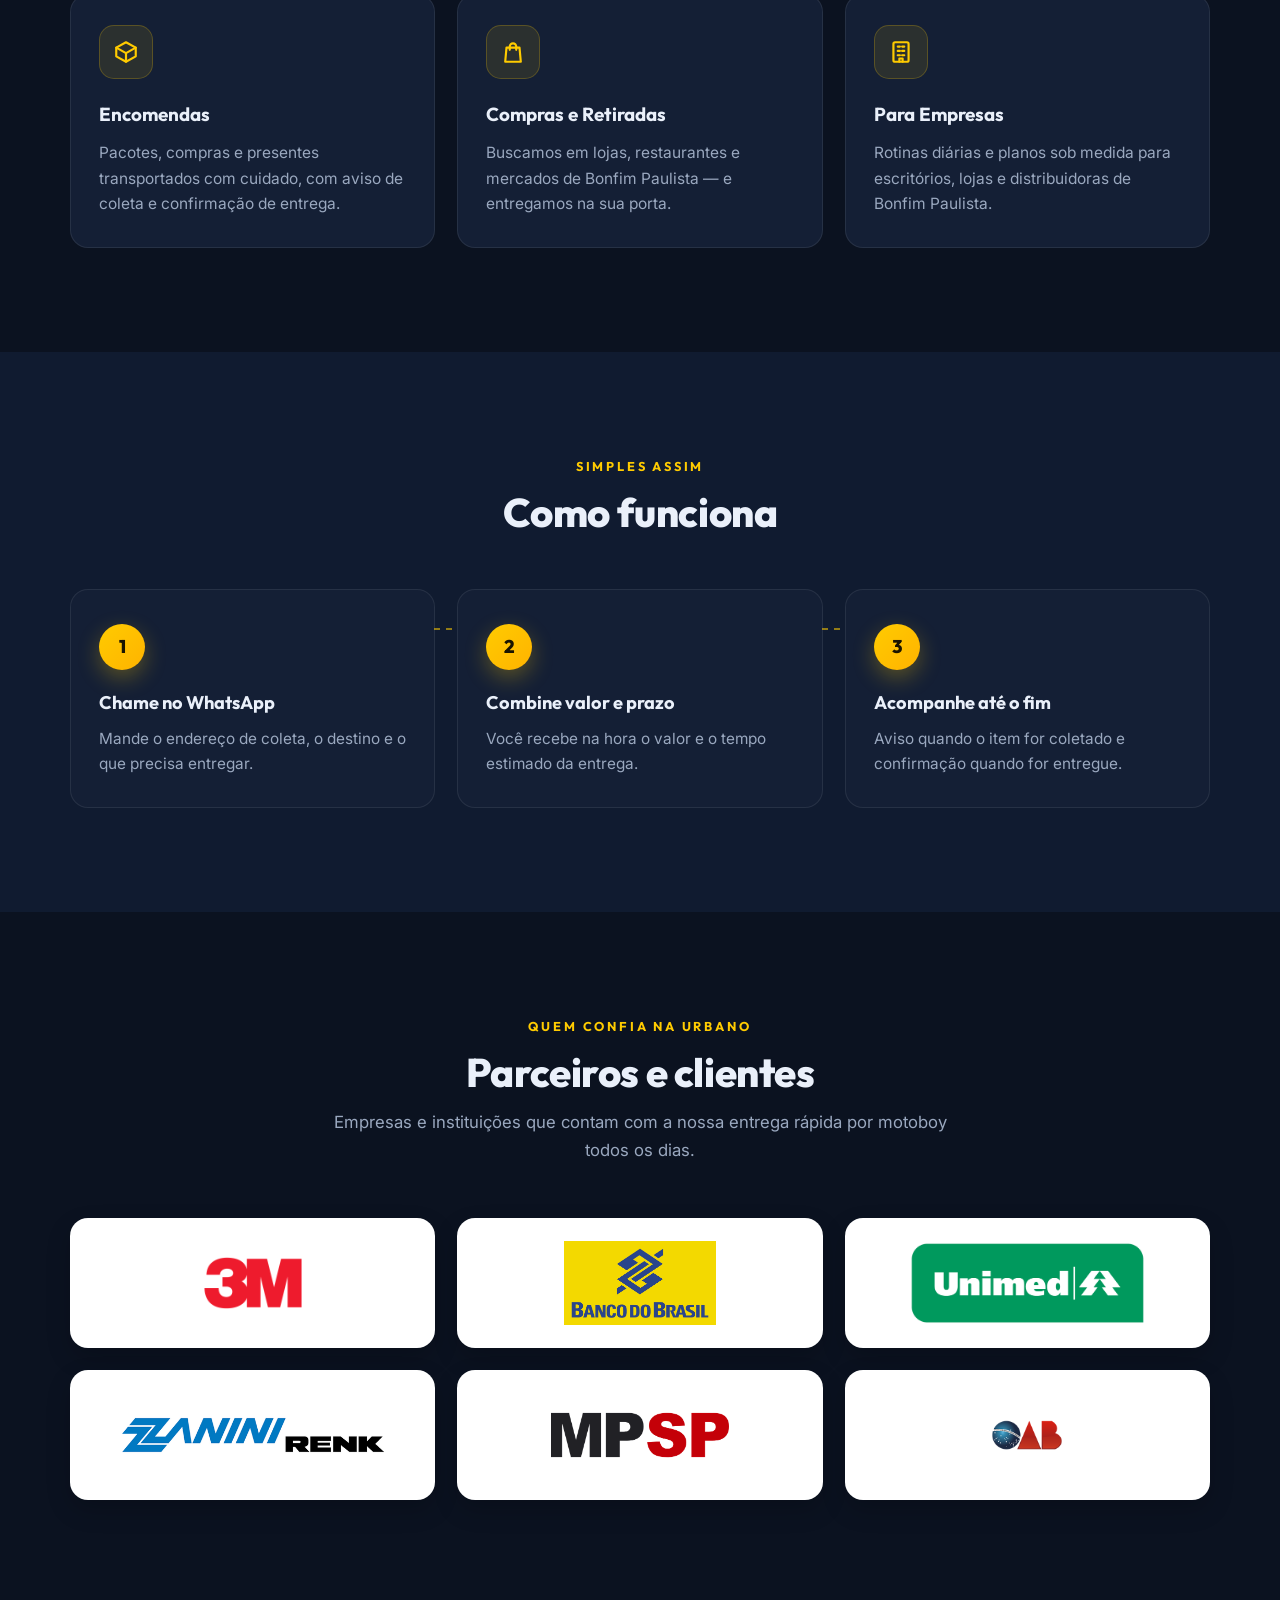
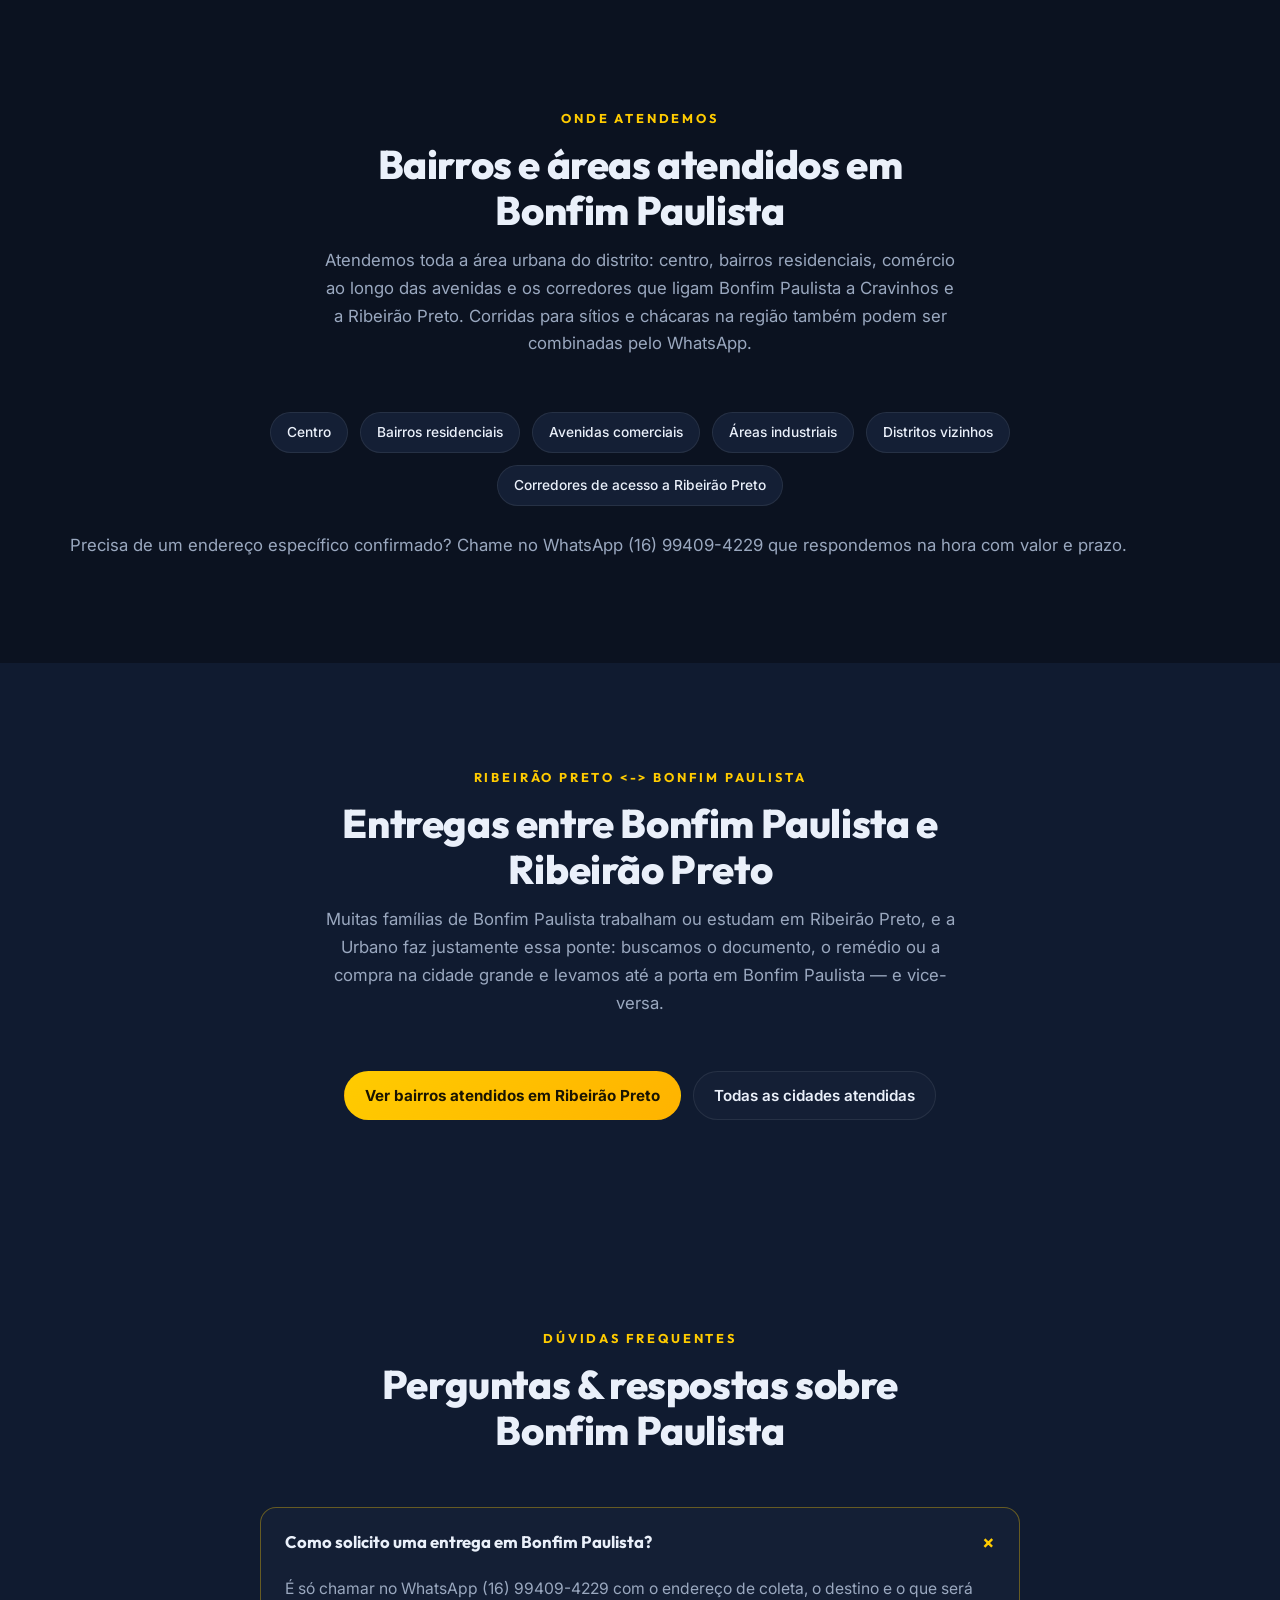
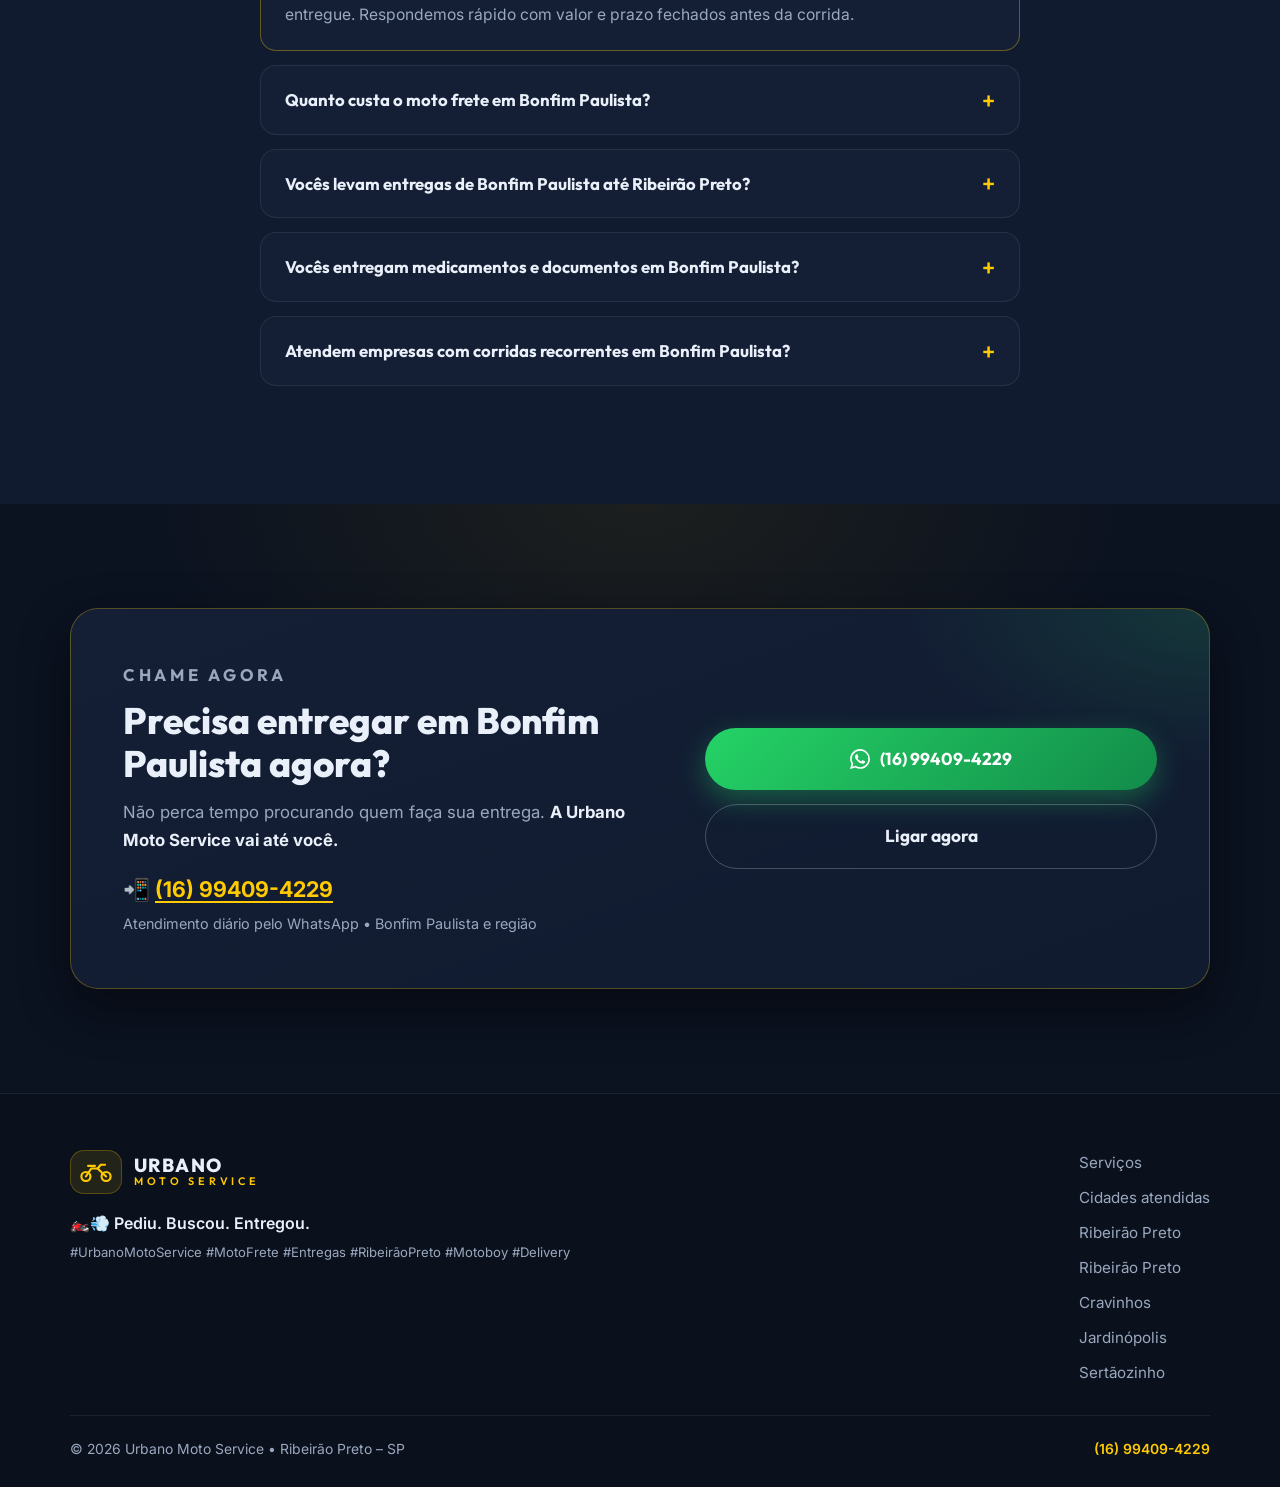
<file: entrega-rapida-por-motoboys-em-bonfim-paulista/index.html>
<!DOCTYPE html>
<html lang="pt-BR">
<head>
  <meta charset="UTF-8">
  <meta name="viewport" content="width=device-width, initial-scale=1.0">
  <title>Entrega Rápida por Motoboys em Bonfim Paulista | Urbano Moto Service</title>
  <meta name="description" content="Entrega rápida por motoboys em Bonfim Paulista e região: malotes, documentos, medicamentos e encomendas no mesmo dia. Chame no WhatsApp (16) 99409-4229.">
  <meta name="author" content="Urbano Moto Service">
  <meta name="robots" content="index, follow, max-image-preview:large, max-snippet:-1, max-video-preview:-1">
  <meta name="geo.region" content="BR-SP">
  <meta name="geo.placename" content="Bonfim Paulista">
  <meta name="theme-color" content="#0B1220">
  <link rel="canonical" href="https://entregasribeiraopreto.com.br/entrega-rapida-por-motoboys-em-bonfim-paulista/">
  <link rel="icon" href="data:image/svg+xml,%3Csvg xmlns='http://www.w3.org/2000/svg' viewBox='0 0 64 64'%3E%3Crect width='64' height='64' rx='14' fill='%23FFCB00'/%3E%3Ccircle cx='18' cy='42' r='9' fill='none' stroke='%230B1220' stroke-width='5'/%3E%3Ccircle cx='47' cy='42' r='9' fill='none' stroke='%230B1220' stroke-width='5'/%3E%3Cpath d='M18 42 27 26h11l9 16' fill='none' stroke='%230B1220' stroke-width='5' stroke-linecap='round' stroke-linejoin='round'/%3E%3Cpath d='M38 26l5-8h7' fill='none' stroke='%230B1220' stroke-width='5' stroke-linecap='round'/%3E%3C/svg%3E">

  <meta property="og:type" content="website">
  <meta property="og:site_name" content="Urbano Moto Service">
  <meta property="og:title" content="Entrega Rápida por Motoboys em Bonfim Paulista | Urbano Moto Service">
  <meta property="og:description" content="Pediu. Buscou. Entregou. Motoboy em Bonfim Paulista com rapidez, segurança e compromisso. WhatsApp (16) 99409-4229.">
  <meta property="og:url" content="https://entregasribeiraopreto.com.br/entrega-rapida-por-motoboys-em-bonfim-paulista/">
  <meta property="og:locale" content="pt_BR">
  <meta property="og:image" content="https://entregasribeiraopreto.com.br/og-image.png">
  <meta property="og:image:type" content="image/png">
  <meta property="og:image:width" content="1200">
  <meta property="og:image:height" content="630">
  <meta property="og:image:alt" content="Urbano Moto Service — entregas de moto em Bonfim Paulista e região. Pediu. Buscou. Entregou.">

  <meta name="twitter:card" content="summary_large_image">
  <meta name="twitter:title" content="Entrega Rápida por Motoboys em Bonfim Paulista | Urbano Moto Service">
  <meta name="twitter:description" content="Pediu. Buscou. Entregou. Motoboy em Bonfim Paulista com rapidez, segurança e compromisso.">

  <link rel="preconnect" href="https://fonts.googleapis.com">
  <link rel="preconnect" href="https://fonts.gstatic.com" crossorigin>
  <link href="https://fonts.googleapis.com/css2?family=Inter:wght@400;500;600&family=Outfit:wght@500;600;700;800&display=swap" rel="stylesheet">
  <link rel="stylesheet" href="/css/style.css">

  <script type="application/ld+json">
  {
  "@context": "https://schema.org",
  "@type": "LocalBusiness",
  "@id": "https://entregasribeiraopreto.com.br/entrega-rapida-por-motoboys-em-bonfim-paulista/#business",
  "name": "Urbano Moto Service",
  "alternateName": "Urbano Moto",
  "description": "Entrega rápida por motoboys em Bonfim Paulista e região: malotes, documentos, medicamentos e encomendas no mesmo dia. Chame no WhatsApp (16) 99409-4229.",
  "slogan": "Pediu. Buscou. Entregou.",
  "telephone": "+5516994094229",
  "url": "https://entregasribeiraopreto.com.br/entrega-rapida-por-motoboys-em-bonfim-paulista/",
  "image": "https://entregasribeiraopreto.com.br/og-image.png",
  "logo": "https://entregasribeiraopreto.com.br/og-image.png",
  "priceRange": "$",
  "address": {
    "@type": "PostalAddress",
    "streetAddress": "Rua Milton José Robusti, 75",
    "addressLocality": "Ribeirão Preto",
    "addressRegion": "SP",
    "postalCode": "14021-613",
    "addressCountry": "BR"
  },
  "areaServed": {
    "@type": "City",
    "name": "Bonfim Paulista"
  },
  "contactPoint": {
    "@type": "ContactPoint",
    "contactType": "customer service",
    "telephone": "+5516994094229",
    "url": "https://wa.me/5516994094229",
    "availableLanguage": [
      "pt-BR"
    ]
  }
}
  </script>
  <script type="application/ld+json">
  {
  "@context": "https://schema.org",
  "@type": "BreadcrumbList",
  "itemListElement": [
    {
      "@type": "ListItem",
      "position": 1,
      "name": "Início",
      "item": "https://entregasribeiraopreto.com.br/"
    },
    {
      "@type": "ListItem",
      "position": 2,
      "name": "Cidades atendidas",
      "item": "https://entregasribeiraopreto.com.br/cidades-atendidas/"
    },
    {
      "@type": "ListItem",
      "position": 3,
      "name": "Bonfim Paulista",
      "item": "https://entregasribeiraopreto.com.br/entrega-rapida-por-motoboys-em-bonfim-paulista/"
    }
  ]
}
  </script>
  <script type="application/ld+json">
  {
  "@context": "https://schema.org",
  "@type": "FAQPage",
  "@id": "https://entregasribeiraopreto.com.br/entrega-rapida-por-motoboys-em-bonfim-paulista/#faq",
  "mainEntity": [
    {
      "@type": "Question",
      "name": "Como solicito uma entrega em Bonfim Paulista?",
      "acceptedAnswer": {
        "@type": "Answer",
        "text": "É só chamar no WhatsApp (16) 99409-4229 com o endereço de coleta, o destino e o que será entregue. Respondemos rápido com valor e prazo fechados antes da corrida."
      }
    },
    {
      "@type": "Question",
      "name": "Quanto custa o moto frete em Bonfim Paulista?",
      "acceptedAnswer": {
        "@type": "Answer",
        "text": "O valor depende da distância e do tipo de item. Mande os endereços no WhatsApp (16) 99409-4229 e você recebe o preço fechado na hora, sem surpresa."
      }
    },
    {
      "@type": "Question",
      "name": "Vocês levam entregas de Bonfim Paulista até Ribeirão Preto?",
      "acceptedAnswer": {
        "@type": "Answer",
        "text": "Sim. Corridas entre Bonfim Paulista e Ribeirão Preto são uma das rotas mais pedidas da Urbano. Mande o endereço de coleta e o destino no WhatsApp que enviamos o valor fechado e o prazo antes de sair."
      }
    },
    {
      "@type": "Question",
      "name": "Vocês entregam medicamentos e documentos em Bonfim Paulista?",
      "acceptedAnswer": {
        "@type": "Answer",
        "text": "Sim. Malotes, documentos, medicamentos, encomendas e compras — sempre com conferência na coleta e na entrega, e aviso pelo WhatsApp em cada etapa."
      }
    },
    {
      "@type": "Question",
      "name": "Atendem empresas com corridas recorrentes em Bonfim Paulista?",
      "acceptedAnswer": {
        "@type": "Answer",
        "text": "Sim. Montamos rotinas diárias e planos sob medida para escritórios, lojas, clínicas e distribuidoras. Fale com a gente pelo WhatsApp para montar o seu plano."
      }
    }
  ]
}
  </script>
  <!-- Google Tag Manager -->
  <script>(function(w,d,s,l,i){w[l]=w[l]||[];w[l].push({'gtm.start':
new Date().getTime(),event:'gtm.js'});var f=d.getElementsByTagName(s)[0],
j=d.createElement(s),dl=l!='dataLayer'?'&l='+l:'';j.async=true;j.src=
'https://www.googletagmanager.com/gtm.js?id='+i+dl;f.parentNode.insertBefore(j,f);
})(window,document,'script','dataLayer','GTM-KXH9SXRH');</script>
  <!-- End Google Tag Manager -->
</head>
<body id="inicio">
<!-- Google Tag Manager (noscript) -->
<noscript><iframe src="https://www.googletagmanager.com/ns.html?id=GTM-KXH9SXRH"
height="0" width="0" style="display:none;visibility:hidden"></iframe></noscript>
<!-- End Google Tag Manager (noscript) -->

  <header class="header" id="header">
    <div class="container header-inner">
      <a href="/" class="brand" aria-label="Urbano Moto Service — início">
        <span class="brand-badge"><svg viewBox="0 0 64 44" fill="none" stroke="currentColor" stroke-width="4" stroke-linecap="round" stroke-linejoin="round" aria-hidden="true"><circle cx="13" cy="31" r="8.5"/><circle cx="51" cy="31" r="8.5"/><path d="M13 31 L23 16 H35 L51 31"/><path d="M35 16 L41 9 H49"/><path d="M17 11 H30"/></svg></span>
        <span class="brand-text">
          <strong>URBANO</strong>
          <small>MOTO SERVICE</small>
        </span>
      </a>
      <nav class="nav" id="nav" aria-label="Navegação principal">
        <a href="/#servicos">Serviços</a>
        <a href="/#como-funciona">Como funciona</a>
        <a href="/cidades-atendidas/">Cidades</a>
        <a href="#bairros">Bairros</a>
        <a href="#faq">Dúvidas</a>
        <a href="#contato">Contato</a>
        <a class="btn btn-wa btn-sm nav-cta" target="_blank" rel="noopener" href="https://wa.me/5516994094229?text=Ol%C3%A1%21%20Vim%20pelo%20site%20da%20Urbano%20Moto%20Service%20e%20quero%20solicitar%20uma%20entrega%20em%20Bonfim%20Paulista.">
          <svg viewBox="0 0 24 24" aria-hidden="true"><path fill="currentColor" d="M17.472 14.382c-.297-.149-1.758-.867-2.03-.967-.273-.099-.471-.148-.67.15-.197.297-.767.966-.94 1.164-.173.199-.347.223-.644.075-.297-.15-1.255-.463-2.39-1.475-.883-.788-1.48-1.761-1.653-2.059-.173-.297-.018-.458.13-.606.134-.133.298-.347.446-.52.149-.174.198-.298.298-.497.099-.198.05-.371-.025-.52-.075-.149-.669-1.612-.916-2.207-.242-.579-.487-.5-.669-.51-.173-.008-.371-.01-.57-.01-.198 0-.52.074-.792.372-.272.297-1.04 1.016-1.04 2.479 0 1.462 1.065 2.875 1.213 3.074.149.198 2.096 3.2 5.077 4.487.709.306 1.262.489 1.694.625.712.227 1.36.195 1.871.118.571-.085 1.758-.719 2.006-1.413.248-.694.248-1.289.173-1.413-.074-.124-.272-.198-.57-.347m-5.421 7.403h-.004a9.87 9.87 0 0 1-5.031-1.378l-.361-.214-3.741.982.998-3.648-.235-.374a9.86 9.86 0 0 1-1.51-5.26c.001-5.45 4.436-9.884 9.888-9.884 2.64 0 5.122 1.03 6.988 2.898a9.825 9.825 0 0 1 2.893 6.994c-.003 5.45-4.437 9.884-9.885 9.884m8.413-18.297A11.815 11.815 0 0 0 12.05 0C5.495 0 .16 5.335.157 11.892c0 2.096.547 4.142 1.588 5.945L.057 24l6.305-1.654a11.882 11.882 0 0 0 5.683 1.448h.005c6.554 0 11.89-5.335 11.893-11.893a11.821 11.821 0 0 0-3.48-8.413Z"/></svg>
          (16) 99409-4229
        </a>
      </nav>
      <button class="nav-toggle" id="nav-toggle" aria-label="Abrir menu" aria-expanded="false" aria-controls="nav">
        <span></span><span></span><span></span>
      </button>
    </div>
  </header>

  <main>
    <!-- ===================== HERO ===================== -->
    <section class="hero">
      <div class="hero-bg" aria-hidden="true"></div>
      <div class="container hero-grid">
        <div class="hero-copy">
                      <nav class="breadcrumbs" aria-label="Você está aqui">
              <a href="/">Início</a><span class="bc-sep">›</span>
              <a href="/cidades-atendidas/">Cidades atendidas</a><span class="bc-sep">›</span>
              <span>Bonfim Paulista</span>
            </nav>
          <p class="hero-tag"><svg viewBox="0 0 24 24" fill="none" stroke="currentColor" stroke-width="2" aria-hidden="true"><path d="M12 21s-7-5.5-7-11a7 7 0 0 1 14 0c0 5.5-7 11-7 11z"/><circle cx="12" cy="10" r="2.5"/></svg> Bonfim Paulista • Ribeirão Preto e região</p>
          <h1>Entrega rápida por motoboys em <em>Bonfim Paulista</em></h1>
          <p class="hero-sub">
            Bonfim Paulista é o distrito de Cravinhos vizinho a Ribeirão Preto, e é justamente essa posição estratégica que faz do moto frete um atalho para quem mora ou trabalha no distrito. A Urbano Moto Service atende Bonfim Paulista com entregas de documentos, malotes, medicamentos e encomendas — tanto dentro do distrito quanto nas corridas até Ribeirão Preto e Cravinhos.
          </p>
          <div class="hero-actions">
            <a class="btn btn-wa" target="_blank" rel="noopener" href="https://wa.me/5516994094229?text=Ol%C3%A1%21%20Vim%20pelo%20site%20da%20Urbano%20Moto%20Service%20e%20quero%20solicitar%20uma%20entrega%20em%20Bonfim%20Paulista.">
              <svg viewBox="0 0 24 24" aria-hidden="true"><path fill="currentColor" d="M17.472 14.382c-.297-.149-1.758-.867-2.03-.967-.273-.099-.471-.148-.67.15-.197.297-.767.966-.94 1.164-.173.199-.347.223-.644.075-.297-.15-1.255-.463-2.39-1.475-.883-.788-1.48-1.761-1.653-2.059-.173-.297-.018-.458.13-.606.134-.133.298-.347.446-.52.149-.174.198-.298.298-.497.099-.198.05-.371-.025-.52-.075-.149-.669-1.612-.916-2.207-.242-.579-.487-.5-.669-.51-.173-.008-.371-.01-.57-.01-.198 0-.52.074-.792.372-.272.297-1.04 1.016-1.04 2.479 0 1.462 1.065 2.875 1.213 3.074.149.198 2.096 3.2 5.077 4.487.709.306 1.262.489 1.694.625.712.227 1.36.195 1.871.118.571-.085 1.758-.719 2.006-1.413.248-.694.248-1.289.173-1.413-.074-.124-.272-.198-.57-.347m-5.421 7.403h-.004a9.87 9.87 0 0 1-5.031-1.378l-.361-.214-3.741.982.998-3.648-.235-.374a9.86 9.86 0 0 1-1.51-5.26c.001-5.45 4.436-9.884 9.888-9.884 2.64 0 5.122 1.03 6.988 2.898a9.825 9.825 0 0 1 2.893 6.994c-.003 5.45-4.437 9.884-9.885 9.884m8.413-18.297A11.815 11.815 0 0 0 12.05 0C5.495 0 .16 5.335.157 11.892c0 2.096.547 4.142 1.588 5.945L.057 24l6.305-1.654a11.882 11.882 0 0 0 5.683 1.448h.005c6.554 0 11.89-5.335 11.893-11.893a11.821 11.821 0 0 0-3.48-8.413Z"/></svg>
              Chame agora no WhatsApp
            </a>
            <a class="btn btn-ghost" href="#bairros">Ver bairros atendidos</a>
          </div>
          <ul class="hero-feats">
            <li><svg viewBox="0 0 24 24" fill="none" stroke="currentColor" stroke-width="2.5" aria-hidden="true"><path d="M13 2 3 14h7l-1 8 12-14h-8l0-6z" stroke-linejoin="round"/></svg> Rapidez</li>
            <li><svg viewBox="0 0 24 24" fill="none" stroke="currentColor" stroke-width="2.5" aria-hidden="true"><path d="M12 3l7 3v5c0 5-3.5 8-7 9-3.5-1-7-4-7-9V6l7-3z"/><path d="M9 11.5l2 2 4-4"/></svg> Segurança</li>
            <li><svg viewBox="0 0 24 24" fill="none" stroke="currentColor" stroke-width="2.5" aria-hidden="true"><circle cx="12" cy="12" r="9"/><circle cx="12" cy="12" r="4.5"/><circle cx="12" cy="12" r="1" fill="currentColor"/></svg> Compromisso</li>
          </ul>
        </div>

        <div class="hero-visual" aria-hidden="true">
          <div class="route-card">
            <div class="route-card-head">
              <span class="route-dot"></span> Entrega em andamento
              <span class="route-eta">no prazo</span>
            </div>
            <svg class="route-svg" viewBox="0 0 520 210">
              <path class="route-path" d="M50 155 C140 45 380 45 470 155" />
              <g class="pin pin-start" transform="translate(50,155)">
                <circle class="pulse" r="10"/>
                <path d="M0 10c-4.4-3.6-6.6-6.4-6.6-9.4a6.6 6.6 0 1 1 13.2 0c0 3-2.2 5.8-6.6 9.4z"/>
                <circle cx="0" cy="0" r="2.4"/>
              </g>
              <g class="pin pin-end" transform="translate(470,155)">
                <circle class="pulse" r="10"/>
                <path d="M0 10c-4.4-3.6-6.6-6.4-6.6-9.4a6.6 6.6 0 1 1 13.2 0c0 3-2.2 5.8-6.6 9.4z"/>
                <circle cx="0" cy="0" r="2.4"/>
              </g>
              <g class="moto-rider">
                <animateMotion dur="9s" repeatCount="indefinite" rotate="auto" path="M50 155 C140 45 380 45 470 155"/>
                <g fill="none" stroke="#FFCB00" stroke-width="4" stroke-linecap="round" stroke-linejoin="round">
                  <circle cx="-17" cy="12" r="8"/>
                  <circle cx="17" cy="12" r="8"/>
                  <path d="M-17 12 L-8 -1 H4 L17 12"/>
                  <path d="M4 -1 L9 -8 H16"/>
                  <path d="M-13 -6 H0"/>
                </g>
              </g>
            </svg>
            <div class="route-card-foot">
              <div><strong>Coleta</strong><span>Você nos chama</span></div>
              <div class="route-card-foot-mid"><svg viewBox="0 0 64 44" fill="none" stroke="#FFCB00" stroke-width="4" stroke-linecap="round" stroke-linejoin="round"><circle cx="13" cy="31" r="8.5"/><circle cx="51" cy="31" r="8.5"/><path d="M13 31 L23 16 H35 L51 31"/><path d="M35 16 L41 9 H49"/><path d="M17 11 H30"/></svg></div>
              <div><strong>Entrega</strong><span>Destino final</span></div>
            </div>
          </div>
          <div class="chip chip-1">⚡ Rapidez</div>
          <div class="chip chip-2">🔒 Segurança</div>
          <div class="chip chip-3">🎯 Compromisso</div>
        </div>
      </div>
    </section>

    <!-- ===================== MARQUEE ===================== -->
    <div class="marquee" aria-hidden="true">
      <div class="marquee-track">
        <span>Pediu. Buscou. Entregou. ⚡ Moto frete em Bonfim Paulista ⚡ Entrega rápida por motoboys ⚡ Malotes • Documentos • Medicamentos • Encomendas ⚡</span>
        <span>Pediu. Buscou. Entregou. ⚡ Moto frete em Bonfim Paulista ⚡ Entrega rápida por motoboys ⚡ Malotes • Documentos • Medicamentos • Encomendas ⚡</span>
      </div>
    </div>

    <!-- ===================== SERVIÇOS ===================== -->
    <section class="section" id="servicos">
      <div class="container">
        <div class="section-head reveal">
          <p class="kicker">O que entregamos</p>
          <h2>Serviços de motoboy em Bonfim Paulista</h2>
          <p class="section-sub">De um documento urgente a encomendas do dia a dia — a Urbano Moto Service resolve em Bonfim Paulista e na região.</p>
        </div>
        <div class="grid grid-3">
          <article class="card reveal">
            <div class="card-icon"><svg viewBox="0 0 24 24" fill="none" stroke="currentColor" stroke-width="2" stroke-linecap="round" stroke-linejoin="round" aria-hidden="true"><path d="M13 2 3 14h7l-1 8 12-14h-8l0-6z"/></svg></div>
            <h3>Entregas Expressas</h3>
            <p>Coleta e entrega no mesmo dia em Bonfim Paulista, com prioridade total para o que não pode esperar.</p>
          </article>
          <article class="card reveal">
            <div class="card-icon"><svg viewBox="0 0 24 24" fill="none" stroke="currentColor" stroke-width="2" stroke-linecap="round" stroke-linejoin="round" aria-hidden="true"><rect x="4" y="3" width="16" height="18" rx="2"/><path d="M8 8h8M8 12h8M8 16h5"/></svg></div>
            <h3>Malotes e Documentos</h3>
            <p>Transporte discreto e seguro de contratos, certidões e malotes entre empresas e órgãos de Bonfim Paulista.</p>
          </article>
          <article class="card reveal">
            <div class="card-icon"><svg viewBox="0 0 24 24" fill="none" stroke="currentColor" stroke-width="2" stroke-linecap="round" stroke-linejoin="round" aria-hidden="true"><rect x="5" y="8.5" width="14" height="7" rx="3.5" transform="rotate(-40 12 12)"/><path d="M10.2 9.3l3.6 5.4"/></svg></div>
            <h3>Medicamentos</h3>
            <p>Retirada em farmácias e entrega rápida onde você estiver em Bonfim Paulista, com o cuidado que a saúde pede.</p>
          </article>
          <article class="card reveal">
            <div class="card-icon"><svg viewBox="0 0 24 24" fill="none" stroke="currentColor" stroke-width="2" stroke-linecap="round" stroke-linejoin="round" aria-hidden="true"><path d="M21 8l-9-5-9 5v8l9 5 9-5z"/><path d="M3 8l9 5 9-5M12 13v8"/></svg></div>
            <h3>Encomendas</h3>
            <p>Pacotes, compras e presentes transportados com cuidado, com aviso de coleta e confirmação de entrega.</p>
          </article>
          <article class="card reveal">
            <div class="card-icon"><svg viewBox="0 0 24 24" fill="none" stroke="currentColor" stroke-width="2" stroke-linecap="round" stroke-linejoin="round" aria-hidden="true"><path d="M6 8h12l1.2 13H4.8L6 8z"/><path d="M9 10V7a3 3 0 0 1 6 0v3"/></svg></div>
            <h3>Compras e Retiradas</h3>
            <p>Buscamos em lojas, restaurantes e mercados de Bonfim Paulista — e entregamos na sua porta.</p>
          </article>
          <article class="card reveal">
            <div class="card-icon"><svg viewBox="0 0 24 24" fill="none" stroke="currentColor" stroke-width="2" stroke-linecap="round" stroke-linejoin="round" aria-hidden="true"><rect x="5" y="3" width="14" height="18" rx="1.5"/><path d="M9 7h2M13 7h2M9 11h2M13 11h2M9 15h2M13 15h2M10.5 21v-3h3v3"/></svg></div>
            <h3>Para Empresas</h3>
            <p>Rotinas diárias e planos sob medida para escritórios, lojas e distribuidoras de Bonfim Paulista.</p>
          </article>
        </div>
      </div>
    </section>

    <!-- ===================== COMO FUNCIONA ===================== -->
    <section class="section section-alt" id="como-funciona">
      <div class="container">
        <div class="section-head reveal">
          <p class="kicker">Simples assim</p>
          <h2>Como funciona</h2>
        </div>
        <ol class="steps">
          <li class="step reveal">
            <span class="step-num">1</span>
            <h3>Chame no WhatsApp</h3>
            <p>Mande o endereço de coleta, o destino e o que precisa entregar.</p>
          </li>
          <li class="step reveal">
            <span class="step-num">2</span>
            <h3>Combine valor e prazo</h3>
            <p>Você recebe na hora o valor e o tempo estimado da entrega.</p>
          </li>
          <li class="step reveal">
            <span class="step-num">3</span>
            <h3>Acompanhe até o fim</h3>
            <p>Aviso quando o item for coletado e confirmação quando for entregue.</p>
          </li>
        </ol>
      </div>
    </section>

    <!-- ===================== PARCEIROS ===================== -->
    <section class="section" id="parceiros">
      <div class="container">
        <div class="section-head reveal">
          <p class="kicker">Quem confia na Urbano</p>
          <h2>Parceiros e clientes</h2>
          <p class="section-sub">Empresas e instituições que contam com a nossa entrega rápida por motoboy todos os dias.</p>
        </div>
        <div class="grid grid-3 partner-grid">
          <article class="partner reveal"><img src="/img/parceiros/parceiro-3m.png" alt="Logomarca da 3M" loading="lazy" width="600" height="400"></article>
          <article class="partner reveal"><img src="/img/parceiros/parceiro-banco-do-brasil.png" alt="Logomarca do Banco do Brasil" loading="lazy" width="600" height="333"></article>
          <article class="partner reveal"><img src="/img/parceiros/parceiro-unimed.png" alt="Logomarca da Unimed" loading="lazy" width="600" height="213"></article>
          <article class="partner reveal"><img src="/img/parceiros/parceiro-zanini-renk.png" alt="Logomarca da Zanini Renk" loading="lazy" width="600" height="160"></article>
          <article class="partner reveal"><img src="/img/parceiros/parceiro-mpsp.png" alt="Logomarca do Ministério Público do Estado de São Paulo (MP-SP)" loading="lazy" width="600" height="283"></article>
          <article class="partner reveal"><img src="/img/parceiros/parceiro-oab.png" alt="Logomarca da OAB — Ordem dos Advogados do Brasil" loading="lazy" width="244" height="244"></article>
        </div>
      </div>
    </section>

    <!-- ===================== BAIRROS ===================== -->
    <section class="section" id="bairros">
      <div class="container">
        <div class="section-head reveal">
          <p class="kicker">Onde atendemos</p>
          <h2>Bairros e áreas atendidos em Bonfim Paulista</h2>
          <p class="section-sub">Atendemos toda a área urbana do distrito: centro, bairros residenciais, comércio ao longo das avenidas e os corredores que ligam Bonfim Paulista a Cravinhos e a Ribeirão Preto. Corridas para sítios e chácaras na região também podem ser combinadas pelo WhatsApp.</p>
        </div>
        <ul class="chips reveal">
          <li class="chip-city chip-bairro">Centro</li>
          <li class="chip-city chip-bairro">Bairros residenciais</li>
          <li class="chip-city chip-bairro">Avenidas comerciais</li>
          <li class="chip-city chip-bairro">Áreas industriais</li>
          <li class="chip-city chip-bairro">Distritos vizinhos</li>
          <li class="chip-city chip-bairro">Corredores de acesso a Ribeirão Preto</li>
        </ul>
        <p class="section-sub reveal" style="margin-top:26px;">Precisa de um endereço específico confirmado? Chame no WhatsApp (16) 99409-4229 que respondemos na hora com valor e prazo.</p>
      </div>
    </section>

    <!-- ===================== ENTREGAS INTERCIDADE ===================== -->
    <section class="section section-alt" id="intercidade">
      <div class="container container-narrow">
        <div class="section-head reveal">
          <p class="kicker">Ribeirão Preto &lt;-&gt; Bonfim Paulista</p>
          <h2>Entregas entre Bonfim Paulista e Ribeirão Preto</h2>
          <p class="section-sub">Muitas famílias de Bonfim Paulista trabalham ou estudam em Ribeirão Preto, e a Urbano faz justamente essa ponte: buscamos o documento, o remédio ou a compra na cidade grande e levamos até a porta em Bonfim Paulista — e vice-versa.</p>
        </div>
        <ul class="chips reveal">
          <li class="chip-city chip-city-main"><a href="/entrega-rapida-por-motoboys-em-ribeirao-preto/">Ver bairros atendidos em Ribeirão Preto</a></li>
          <li class="chip-city"><a href="/cidades-atendidas/">Todas as cidades atendidas</a></li>
        </ul>
      </div>
    </section>

    <!-- ===================== FAQ ===================== -->
    <section class="section section-alt" id="faq">
      <div class="container container-narrow">
        <div class="section-head reveal">
          <p class="kicker">Dúvidas frequentes</p>
          <h2>Perguntas &amp; respostas sobre Bonfim Paulista</h2>
        </div>
        <details class="faq reveal" open>
          <summary>Como solicito uma entrega em Bonfim Paulista?</summary>
          <p>É só chamar no WhatsApp (16) 99409-4229 com o endereço de coleta, o destino e o que será entregue. Respondemos rápido com valor e prazo fechados antes da corrida.</p>
        </details>
        <details class="faq reveal">
          <summary>Quanto custa o moto frete em Bonfim Paulista?</summary>
          <p>O valor depende da distância e do tipo de item. Mande os endereços no WhatsApp (16) 99409-4229 e você recebe o preço fechado na hora, sem surpresa.</p>
        </details>
        <details class="faq reveal">
          <summary>Vocês levam entregas de Bonfim Paulista até Ribeirão Preto?</summary>
          <p>Sim. Corridas entre Bonfim Paulista e Ribeirão Preto são uma das rotas mais pedidas da Urbano. Mande o endereço de coleta e o destino no WhatsApp que enviamos o valor fechado e o prazo antes de sair.</p>
        </details>
        <details class="faq reveal">
          <summary>Vocês entregam medicamentos e documentos em Bonfim Paulista?</summary>
          <p>Sim. Malotes, documentos, medicamentos, encomendas e compras — sempre com conferência na coleta e na entrega, e aviso pelo WhatsApp em cada etapa.</p>
        </details>
        <details class="faq reveal">
          <summary>Atendem empresas com corridas recorrentes em Bonfim Paulista?</summary>
          <p>Sim. Montamos rotinas diárias e planos sob medida para escritórios, lojas, clínicas e distribuidoras. Fale com a gente pelo WhatsApp para montar o seu plano.</p>
        </details>
      </div>
    </section>

    <!-- ===================== CONTATO ===================== -->
    <section class="section contact" id="contato">
      <div class="container">
        <div class="contact-card reveal">
          <div class="contact-copy">
            <p class="kicker kicker-light">Chame agora</p>
            <h2>Precisa entregar em Bonfim Paulista agora?</h2>
            <p>Não perca tempo procurando quem faça sua entrega. <strong>A Urbano Moto Service vai até você.</strong></p>
            <p class="contact-phone">📲 <a href="tel:+5516994094229">(16) 99409-4229</a></p>
            <p class="contact-hours">Atendimento diário pelo WhatsApp • Bonfim Paulista e região</p>
          </div>
          <div class="contact-actions">
            <a class="btn btn-wa btn-lg" target="_blank" rel="noopener" href="https://wa.me/5516994094229?text=Ol%C3%A1%21%20Vim%20pelo%20site%20da%20Urbano%20Moto%20Service%20e%20quero%20solicitar%20uma%20entrega%20em%20Bonfim%20Paulista.">
              <svg viewBox="0 0 24 24" aria-hidden="true"><path fill="currentColor" d="M17.472 14.382c-.297-.149-1.758-.867-2.03-.967-.273-.099-.471-.148-.67.15-.197.297-.767.966-.94 1.164-.173.199-.347.223-.644.075-.297-.15-1.255-.463-2.39-1.475-.883-.788-1.48-1.761-1.653-2.059-.173-.297-.018-.458.13-.606.134-.133.298-.347.446-.52.149-.174.198-.298.298-.497.099-.198.05-.371-.025-.52-.075-.149-.669-1.612-.916-2.207-.242-.579-.487-.5-.669-.51-.173-.008-.371-.01-.57-.01-.198 0-.52.074-.792.372-.272.297-1.04 1.016-1.04 2.479 0 1.462 1.065 2.875 1.213 3.074.149.198 2.096 3.2 5.077 4.487.709.306 1.262.489 1.694.625.712.227 1.36.195 1.871.118.571-.085 1.758-.719 2.006-1.413.248-.694.248-1.289.173-1.413-.074-.124-.272-.198-.57-.347m-5.421 7.403h-.004a9.87 9.87 0 0 1-5.031-1.378l-.361-.214-3.741.982.998-3.648-.235-.374a9.86 9.86 0 0 1-1.51-5.26c.001-5.45 4.436-9.884 9.888-9.884 2.64 0 5.122 1.03 6.988 2.898a9.825 9.825 0 0 1 2.893 6.994c-.003 5.45-4.437 9.884-9.885 9.884m8.413-18.297A11.815 11.815 0 0 0 12.05 0C5.495 0 .16 5.335.157 11.892c0 2.096.547 4.142 1.588 5.945L.057 24l6.305-1.654a11.882 11.882 0 0 0 5.683 1.448h.005c6.554 0 11.89-5.335 11.893-11.893a11.821 11.821 0 0 0-3.48-8.413Z"/></svg>
              (16) 99409-4229
            </a>
            <a class="btn btn-ghost btn-lg" href="tel:+5516994094229">Ligar agora</a>
          </div>
        </div>
      </div>
    </section>
  </main>

  <footer class="footer">
    <div class="container footer-inner">
      <div class="footer-brand">
        <a href="/" class="brand">
          <span class="brand-badge"><svg viewBox="0 0 64 44" fill="none" stroke="currentColor" stroke-width="4" stroke-linecap="round" stroke-linejoin="round" aria-hidden="true"><circle cx="13" cy="31" r="8.5"/><circle cx="51" cy="31" r="8.5"/><path d="M13 31 L23 16 H35 L51 31"/><path d="M35 16 L41 9 H49"/><path d="M17 11 H30"/></svg></span>
          <span class="brand-text"><strong>URBANO</strong><small>MOTO SERVICE</small></span>
        </a>
        <p class="footer-slogan">🏍️💨 Pediu. Buscou. Entregou.</p>
        <p class="footer-tags">#UrbanoMotoService #MotoFrete #Entregas #RibeirãoPreto #Motoboy #Delivery</p>
      </div>
      <nav class="footer-nav" aria-label="Links do rodapé">
        <a href="/#servicos">Serviços</a>
        <a href="/cidades-atendidas/">Cidades atendidas</a>
        <a href="/entrega-rapida-por-motoboys-em-ribeirao-preto/">Ribeirão Preto</a>
        <a href="/entrega-rapida-por-motoboys-em-ribeirao-preto/">Ribeirão Preto</a>
        <a href="/entrega-rapida-por-motoboys-em-cravinhos/">Cravinhos</a>
        <a href="/entrega-rapida-por-motoboys-em-jardinopolis/">Jardinópolis</a>
        <a href="/entrega-rapida-por-motoboys-em-sertaozinho/">Sertãozinho</a>
      </nav>
    </div>
    <div class="container footer-base">
      <p>© <span id="year">2026</span> Urbano Moto Service • Ribeirão Preto – SP</p>
      <p><a class="footer-phone" href="tel:+5516994094229">(16) 99409-4229</a></p>
    </div>
  </footer>

  <!-- ===================== WHATSAPP FLUTUANTE ===================== -->
  <a class="float-wa" target="_blank" rel="noopener" aria-label="Chame no WhatsApp: (16) 99409-4229"
     href="https://wa.me/5516994094229?text=Ol%C3%A1%21%20Vim%20pelo%20site%20da%20Urbano%20Moto%20Service%20e%20quero%20solicitar%20uma%20entrega%20em%20Bonfim%20Paulista.">
    <svg viewBox="0 0 24 24" aria-hidden="true"><path fill="currentColor" d="M17.472 14.382c-.297-.149-1.758-.867-2.03-.967-.273-.099-.471-.148-.67.15-.197.297-.767.966-.94 1.164-.173.199-.347.223-.644.075-.297-.15-1.255-.463-2.39-1.475-.883-.788-1.48-1.761-1.653-2.059-.173-.297-.018-.458.13-.606.134-.133.298-.347.446-.52.149-.174.198-.298.298-.497.099-.198.05-.371-.025-.52-.075-.149-.669-1.612-.916-2.207-.242-.579-.487-.5-.669-.51-.173-.008-.371-.01-.57-.01-.198 0-.52.074-.792.372-.272.297-1.04 1.016-1.04 2.479 0 1.462 1.065 2.875 1.213 3.074.149.198 2.096 3.2 5.077 4.487.709.306 1.262.489 1.694.625.712.227 1.36.195 1.871.118.571-.085 1.758-.719 2.006-1.413.248-.694.248-1.289.173-1.413-.074-.124-.272-.198-.57-.347m-5.421 7.403h-.004a9.87 9.87 0 0 1-5.031-1.378l-.361-.214-3.741.982.998-3.648-.235-.374a9.86 9.86 0 0 1-1.51-5.26c.001-5.45 4.436-9.884 9.888-9.884 2.64 0 5.122 1.03 6.988 2.898a9.825 9.825 0 0 1 2.893 6.994c-.003 5.45-4.437 9.884-9.885 9.884m8.413-18.297A11.815 11.815 0 0 0 12.05 0C5.495 0 .16 5.335.157 11.892c0 2.096.547 4.142 1.588 5.945L.057 24l6.305-1.654a11.882 11.882 0 0 0 5.683 1.448h.005c6.554 0 11.89-5.335 11.893-11.893a11.821 11.821 0 0 0-3.48-8.413Z"/></svg>
    <span class="float-wa-tip">Pediu. Buscou. Entregou.<br><strong>Chame no WhatsApp</strong></span>
  </a>

  <script src="/js/main.js"></script>
</body>
</html>
</file>
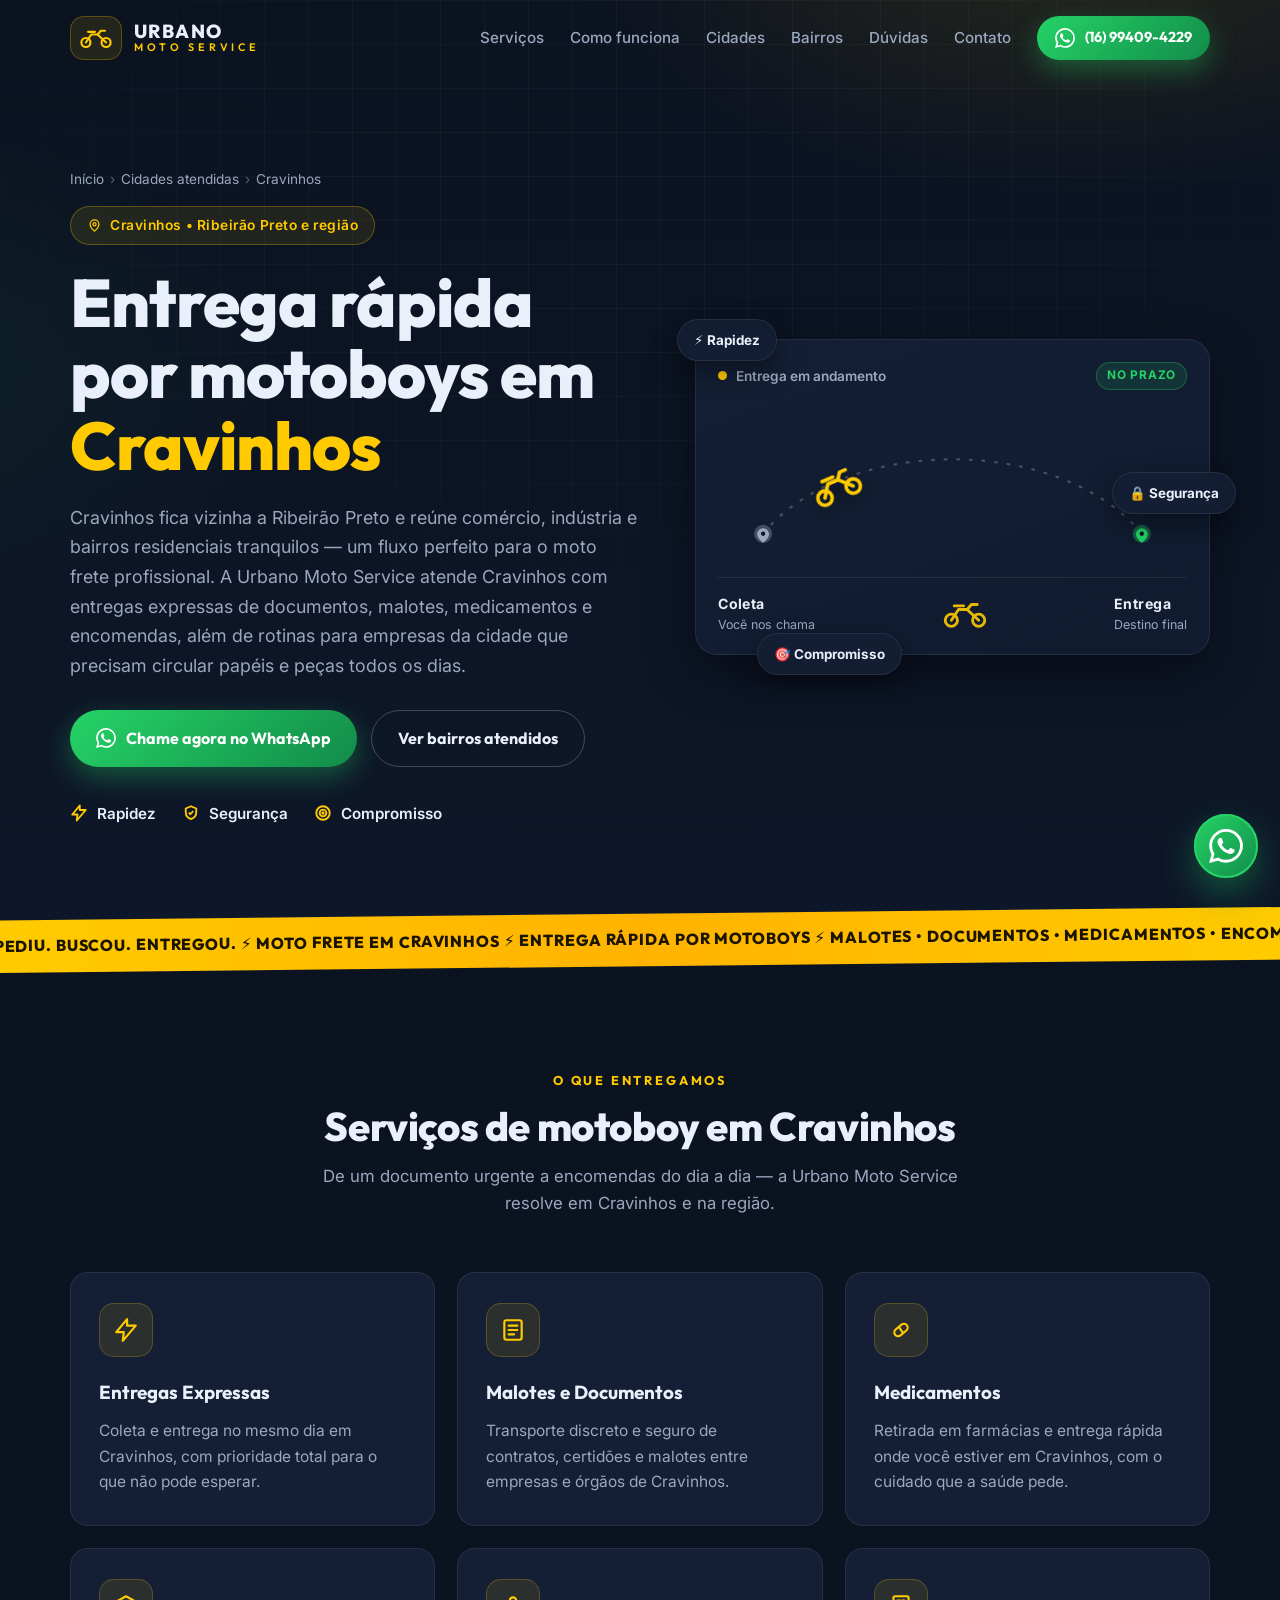
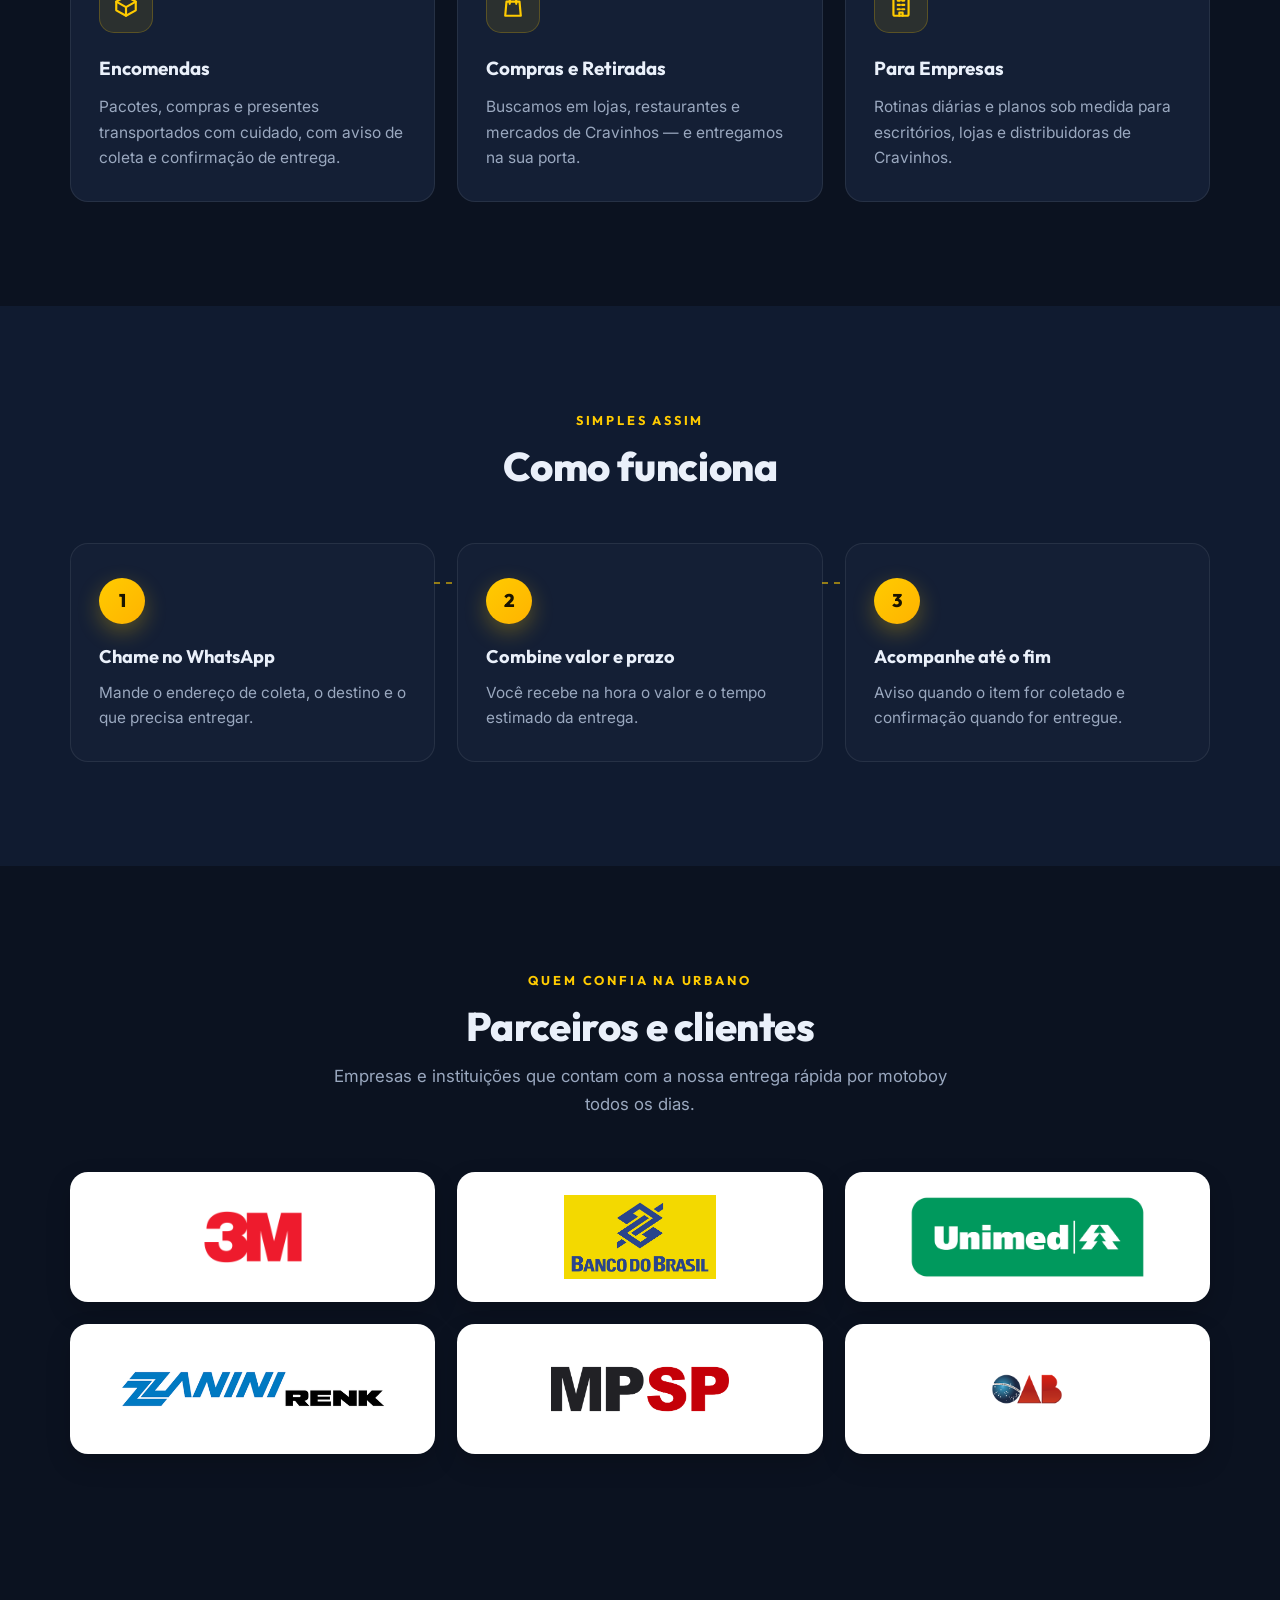
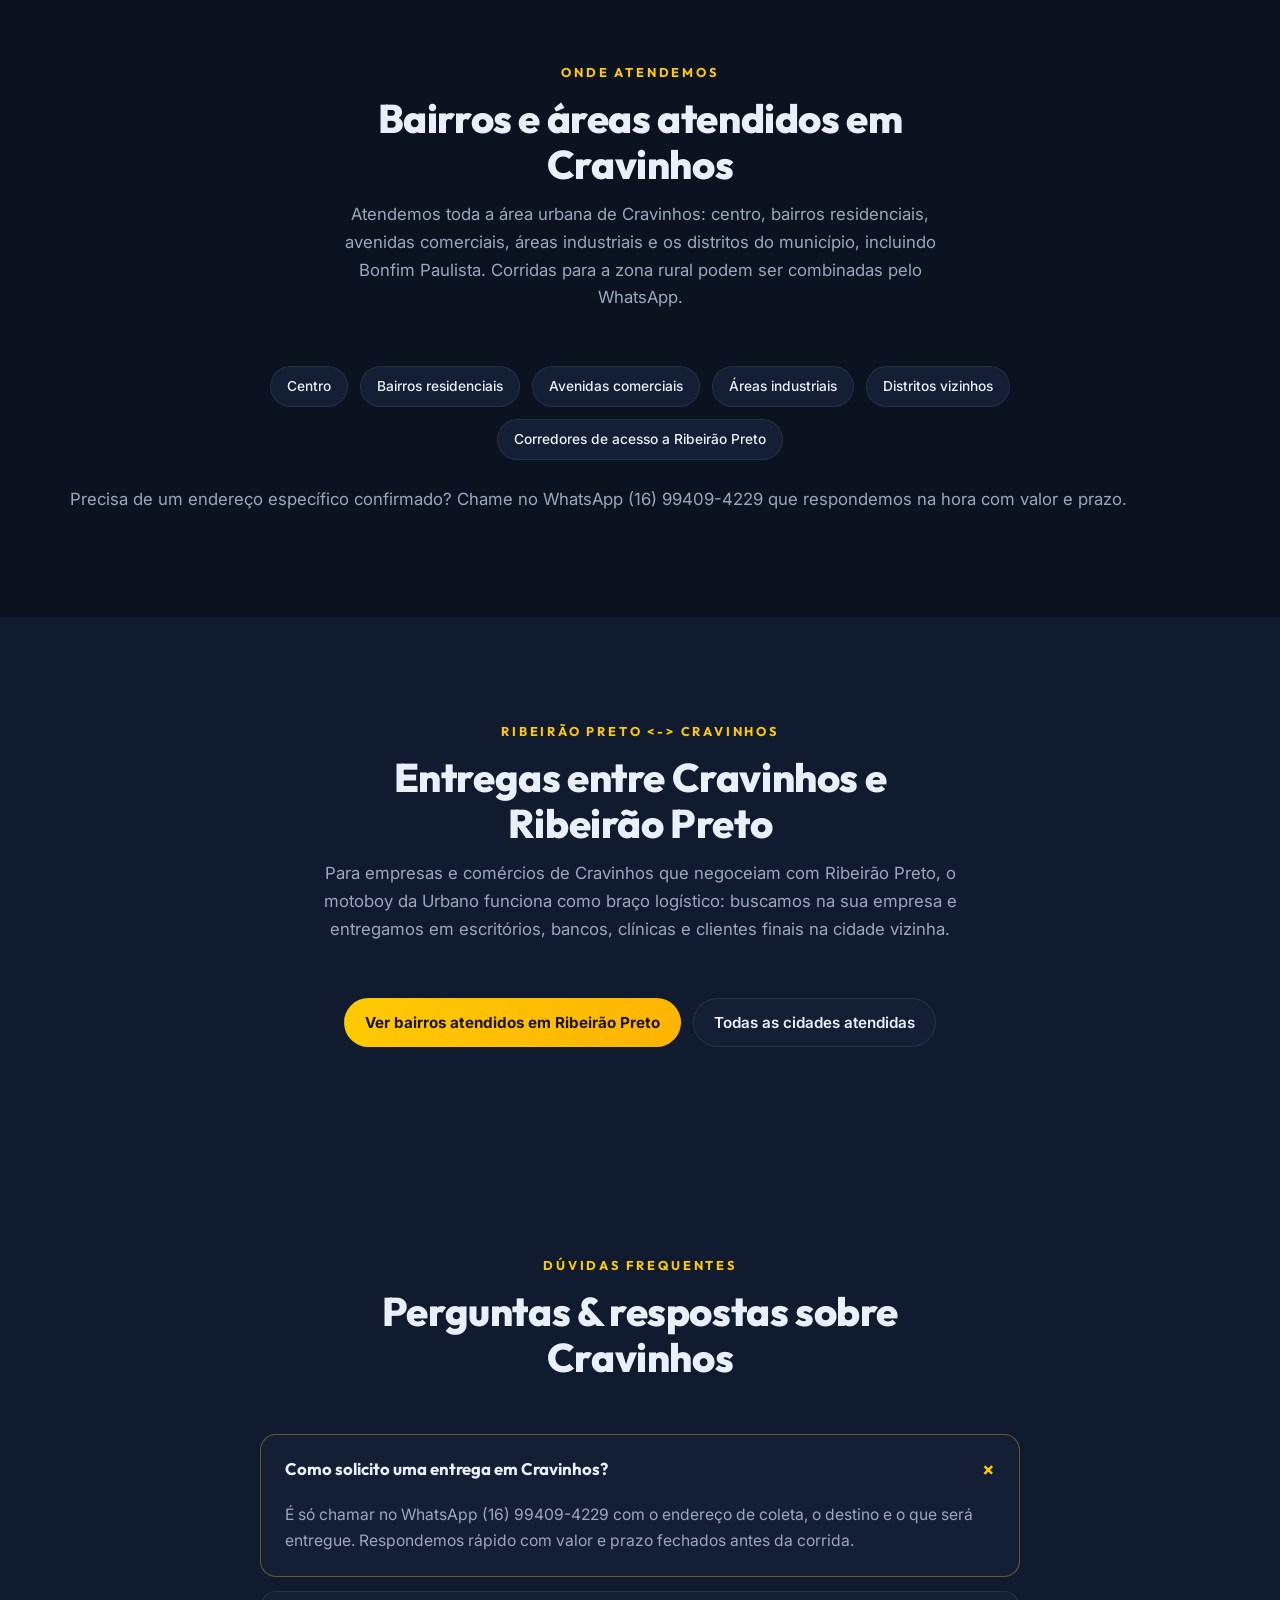
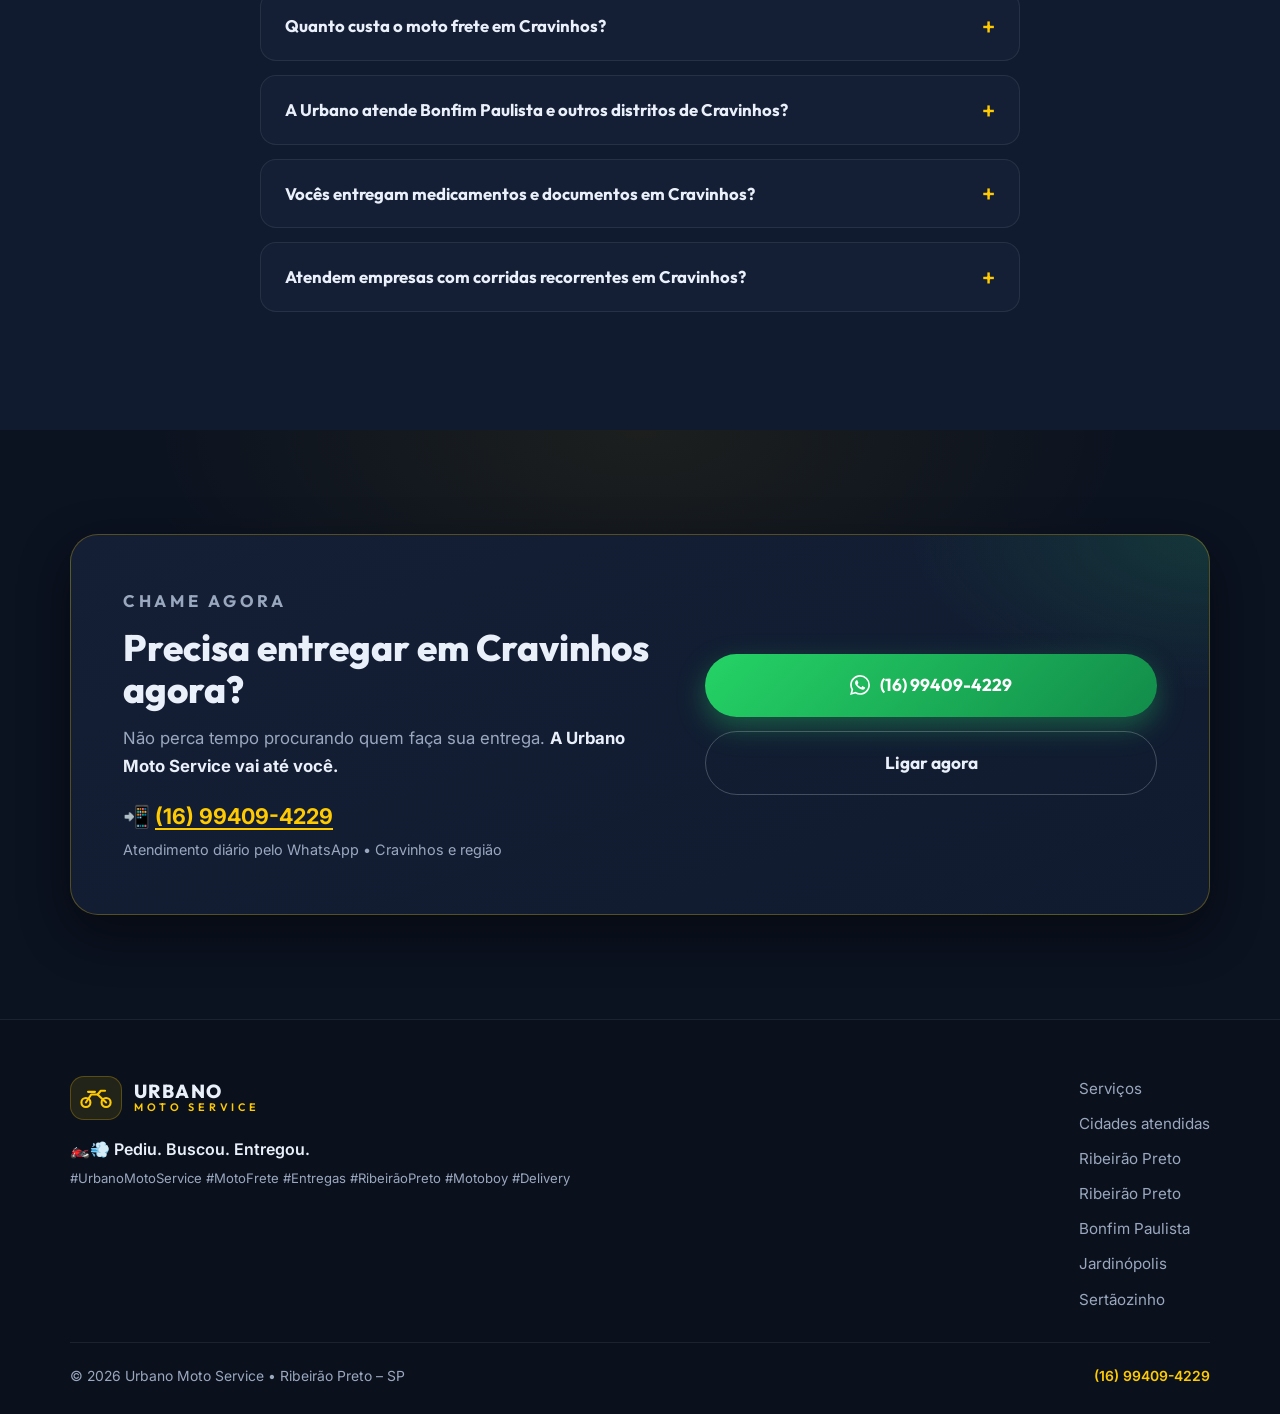
<file: entrega-rapida-por-motoboys-em-cravinhos/index.html>
<!DOCTYPE html>
<html lang="pt-BR">
<head>
  <meta charset="UTF-8">
  <meta name="viewport" content="width=device-width, initial-scale=1.0">
  <title>Entrega Rápida por Motoboys em Cravinhos | Urbano Moto Service</title>
  <meta name="description" content="Entrega rápida por motoboys em Cravinhos e região: malotes, documentos, medicamentos e encomendas no mesmo dia. Chame no WhatsApp (16) 99409-4229.">
  <meta name="author" content="Urbano Moto Service">
  <meta name="robots" content="index, follow, max-image-preview:large, max-snippet:-1, max-video-preview:-1">
  <meta name="geo.region" content="BR-SP">
  <meta name="geo.placename" content="Cravinhos">
  <meta name="theme-color" content="#0B1220">
  <link rel="canonical" href="https://entregasribeiraopreto.com.br/entrega-rapida-por-motoboys-em-cravinhos/">
  <link rel="icon" href="data:image/svg+xml,%3Csvg xmlns='http://www.w3.org/2000/svg' viewBox='0 0 64 64'%3E%3Crect width='64' height='64' rx='14' fill='%23FFCB00'/%3E%3Ccircle cx='18' cy='42' r='9' fill='none' stroke='%230B1220' stroke-width='5'/%3E%3Ccircle cx='47' cy='42' r='9' fill='none' stroke='%230B1220' stroke-width='5'/%3E%3Cpath d='M18 42 27 26h11l9 16' fill='none' stroke='%230B1220' stroke-width='5' stroke-linecap='round' stroke-linejoin='round'/%3E%3Cpath d='M38 26l5-8h7' fill='none' stroke='%230B1220' stroke-width='5' stroke-linecap='round'/%3E%3C/svg%3E">

  <meta property="og:type" content="website">
  <meta property="og:site_name" content="Urbano Moto Service">
  <meta property="og:title" content="Entrega Rápida por Motoboys em Cravinhos | Urbano Moto Service">
  <meta property="og:description" content="Pediu. Buscou. Entregou. Motoboy em Cravinhos com rapidez, segurança e compromisso. WhatsApp (16) 99409-4229.">
  <meta property="og:url" content="https://entregasribeiraopreto.com.br/entrega-rapida-por-motoboys-em-cravinhos/">
  <meta property="og:locale" content="pt_BR">
  <meta property="og:image" content="https://entregasribeiraopreto.com.br/og-image.png">
  <meta property="og:image:type" content="image/png">
  <meta property="og:image:width" content="1200">
  <meta property="og:image:height" content="630">
  <meta property="og:image:alt" content="Urbano Moto Service — entregas de moto em Cravinhos e região. Pediu. Buscou. Entregou.">

  <meta name="twitter:card" content="summary_large_image">
  <meta name="twitter:title" content="Entrega Rápida por Motoboys em Cravinhos | Urbano Moto Service">
  <meta name="twitter:description" content="Pediu. Buscou. Entregou. Motoboy em Cravinhos com rapidez, segurança e compromisso.">

  <link rel="preconnect" href="https://fonts.googleapis.com">
  <link rel="preconnect" href="https://fonts.gstatic.com" crossorigin>
  <link href="https://fonts.googleapis.com/css2?family=Inter:wght@400;500;600&family=Outfit:wght@500;600;700;800&display=swap" rel="stylesheet">
  <link rel="stylesheet" href="/css/style.css">

  <script type="application/ld+json">
  {
  "@context": "https://schema.org",
  "@type": "LocalBusiness",
  "@id": "https://entregasribeiraopreto.com.br/entrega-rapida-por-motoboys-em-cravinhos/#business",
  "name": "Urbano Moto Service",
  "alternateName": "Urbano Moto",
  "description": "Entrega rápida por motoboys em Cravinhos e região: malotes, documentos, medicamentos e encomendas no mesmo dia. Chame no WhatsApp (16) 99409-4229.",
  "slogan": "Pediu. Buscou. Entregou.",
  "telephone": "+5516994094229",
  "url": "https://entregasribeiraopreto.com.br/entrega-rapida-por-motoboys-em-cravinhos/",
  "image": "https://entregasribeiraopreto.com.br/og-image.png",
  "logo": "https://entregasribeiraopreto.com.br/og-image.png",
  "priceRange": "$",
  "address": {
    "@type": "PostalAddress",
    "streetAddress": "Rua Milton José Robusti, 75",
    "addressLocality": "Ribeirão Preto",
    "addressRegion": "SP",
    "postalCode": "14021-613",
    "addressCountry": "BR"
  },
  "areaServed": {
    "@type": "City",
    "name": "Cravinhos"
  },
  "contactPoint": {
    "@type": "ContactPoint",
    "contactType": "customer service",
    "telephone": "+5516994094229",
    "url": "https://wa.me/5516994094229",
    "availableLanguage": [
      "pt-BR"
    ]
  }
}
  </script>
  <script type="application/ld+json">
  {
  "@context": "https://schema.org",
  "@type": "BreadcrumbList",
  "itemListElement": [
    {
      "@type": "ListItem",
      "position": 1,
      "name": "Início",
      "item": "https://entregasribeiraopreto.com.br/"
    },
    {
      "@type": "ListItem",
      "position": 2,
      "name": "Cidades atendidas",
      "item": "https://entregasribeiraopreto.com.br/cidades-atendidas/"
    },
    {
      "@type": "ListItem",
      "position": 3,
      "name": "Cravinhos",
      "item": "https://entregasribeiraopreto.com.br/entrega-rapida-por-motoboys-em-cravinhos/"
    }
  ]
}
  </script>
  <script type="application/ld+json">
  {
  "@context": "https://schema.org",
  "@type": "FAQPage",
  "@id": "https://entregasribeiraopreto.com.br/entrega-rapida-por-motoboys-em-cravinhos/#faq",
  "mainEntity": [
    {
      "@type": "Question",
      "name": "Como solicito uma entrega em Cravinhos?",
      "acceptedAnswer": {
        "@type": "Answer",
        "text": "É só chamar no WhatsApp (16) 99409-4229 com o endereço de coleta, o destino e o que será entregue. Respondemos rápido com valor e prazo fechados antes da corrida."
      }
    },
    {
      "@type": "Question",
      "name": "Quanto custa o moto frete em Cravinhos?",
      "acceptedAnswer": {
        "@type": "Answer",
        "text": "O valor depende da distância e do tipo de item. Mande os endereços no WhatsApp (16) 99409-4229 e você recebe o preço fechado na hora, sem surpresa."
      }
    },
    {
      "@type": "Question",
      "name": "A Urbano atende Bonfim Paulista e outros distritos de Cravinhos?",
      "acceptedAnswer": {
        "@type": "Answer",
        "text": "Sim. O distrito de Bonfim Paulista tem página própria aqui no site e é atendido normalmente, junto com toda a área urbana de Cravinhos. Para endereços rurais, consulte o valor pelo WhatsApp."
      }
    },
    {
      "@type": "Question",
      "name": "Vocês entregam medicamentos e documentos em Cravinhos?",
      "acceptedAnswer": {
        "@type": "Answer",
        "text": "Sim. Malotes, documentos, medicamentos, encomendas e compras — sempre com conferência na coleta e na entrega, e aviso pelo WhatsApp em cada etapa."
      }
    },
    {
      "@type": "Question",
      "name": "Atendem empresas com corridas recorrentes em Cravinhos?",
      "acceptedAnswer": {
        "@type": "Answer",
        "text": "Sim. Montamos rotinas diárias e planos sob medida para escritórios, lojas, clínicas e distribuidoras. Fale com a gente pelo WhatsApp para montar o seu plano."
      }
    }
  ]
}
  </script>
  <!-- Google Tag Manager -->
  <script>(function(w,d,s,l,i){w[l]=w[l]||[];w[l].push({'gtm.start':
new Date().getTime(),event:'gtm.js'});var f=d.getElementsByTagName(s)[0],
j=d.createElement(s),dl=l!='dataLayer'?'&l='+l:'';j.async=true;j.src=
'https://www.googletagmanager.com/gtm.js?id='+i+dl;f.parentNode.insertBefore(j,f);
})(window,document,'script','dataLayer','GTM-KXH9SXRH');</script>
  <!-- End Google Tag Manager -->
</head>
<body id="inicio">
<!-- Google Tag Manager (noscript) -->
<noscript><iframe src="https://www.googletagmanager.com/ns.html?id=GTM-KXH9SXRH"
height="0" width="0" style="display:none;visibility:hidden"></iframe></noscript>
<!-- End Google Tag Manager (noscript) -->

  <header class="header" id="header">
    <div class="container header-inner">
      <a href="/" class="brand" aria-label="Urbano Moto Service — início">
        <span class="brand-badge"><svg viewBox="0 0 64 44" fill="none" stroke="currentColor" stroke-width="4" stroke-linecap="round" stroke-linejoin="round" aria-hidden="true"><circle cx="13" cy="31" r="8.5"/><circle cx="51" cy="31" r="8.5"/><path d="M13 31 L23 16 H35 L51 31"/><path d="M35 16 L41 9 H49"/><path d="M17 11 H30"/></svg></span>
        <span class="brand-text">
          <strong>URBANO</strong>
          <small>MOTO SERVICE</small>
        </span>
      </a>
      <nav class="nav" id="nav" aria-label="Navegação principal">
        <a href="/#servicos">Serviços</a>
        <a href="/#como-funciona">Como funciona</a>
        <a href="/cidades-atendidas/">Cidades</a>
        <a href="#bairros">Bairros</a>
        <a href="#faq">Dúvidas</a>
        <a href="#contato">Contato</a>
        <a class="btn btn-wa btn-sm nav-cta" target="_blank" rel="noopener" href="https://wa.me/5516994094229?text=Ol%C3%A1%21%20Vim%20pelo%20site%20da%20Urbano%20Moto%20Service%20e%20quero%20solicitar%20uma%20entrega%20em%20Cravinhos.">
          <svg viewBox="0 0 24 24" aria-hidden="true"><path fill="currentColor" d="M17.472 14.382c-.297-.149-1.758-.867-2.03-.967-.273-.099-.471-.148-.67.15-.197.297-.767.966-.94 1.164-.173.199-.347.223-.644.075-.297-.15-1.255-.463-2.39-1.475-.883-.788-1.48-1.761-1.653-2.059-.173-.297-.018-.458.13-.606.134-.133.298-.347.446-.52.149-.174.198-.298.298-.497.099-.198.05-.371-.025-.52-.075-.149-.669-1.612-.916-2.207-.242-.579-.487-.5-.669-.51-.173-.008-.371-.01-.57-.01-.198 0-.52.074-.792.372-.272.297-1.04 1.016-1.04 2.479 0 1.462 1.065 2.875 1.213 3.074.149.198 2.096 3.2 5.077 4.487.709.306 1.262.489 1.694.625.712.227 1.36.195 1.871.118.571-.085 1.758-.719 2.006-1.413.248-.694.248-1.289.173-1.413-.074-.124-.272-.198-.57-.347m-5.421 7.403h-.004a9.87 9.87 0 0 1-5.031-1.378l-.361-.214-3.741.982.998-3.648-.235-.374a9.86 9.86 0 0 1-1.51-5.26c.001-5.45 4.436-9.884 9.888-9.884 2.64 0 5.122 1.03 6.988 2.898a9.825 9.825 0 0 1 2.893 6.994c-.003 5.45-4.437 9.884-9.885 9.884m8.413-18.297A11.815 11.815 0 0 0 12.05 0C5.495 0 .16 5.335.157 11.892c0 2.096.547 4.142 1.588 5.945L.057 24l6.305-1.654a11.882 11.882 0 0 0 5.683 1.448h.005c6.554 0 11.89-5.335 11.893-11.893a11.821 11.821 0 0 0-3.48-8.413Z"/></svg>
          (16) 99409-4229
        </a>
      </nav>
      <button class="nav-toggle" id="nav-toggle" aria-label="Abrir menu" aria-expanded="false" aria-controls="nav">
        <span></span><span></span><span></span>
      </button>
    </div>
  </header>

  <main>
    <!-- ===================== HERO ===================== -->
    <section class="hero">
      <div class="hero-bg" aria-hidden="true"></div>
      <div class="container hero-grid">
        <div class="hero-copy">
                      <nav class="breadcrumbs" aria-label="Você está aqui">
              <a href="/">Início</a><span class="bc-sep">›</span>
              <a href="/cidades-atendidas/">Cidades atendidas</a><span class="bc-sep">›</span>
              <span>Cravinhos</span>
            </nav>
          <p class="hero-tag"><svg viewBox="0 0 24 24" fill="none" stroke="currentColor" stroke-width="2" aria-hidden="true"><path d="M12 21s-7-5.5-7-11a7 7 0 0 1 14 0c0 5.5-7 11-7 11z"/><circle cx="12" cy="10" r="2.5"/></svg> Cravinhos • Ribeirão Preto e região</p>
          <h1>Entrega rápida por motoboys em <em>Cravinhos</em></h1>
          <p class="hero-sub">
            Cravinhos fica vizinha a Ribeirão Preto e reúne comércio, indústria e bairros residenciais tranquilos — um fluxo perfeito para o moto frete profissional. A Urbano Moto Service atende Cravinhos com entregas expressas de documentos, malotes, medicamentos e encomendas, além de rotinas para empresas da cidade que precisam circular papéis e peças todos os dias.
          </p>
          <div class="hero-actions">
            <a class="btn btn-wa" target="_blank" rel="noopener" href="https://wa.me/5516994094229?text=Ol%C3%A1%21%20Vim%20pelo%20site%20da%20Urbano%20Moto%20Service%20e%20quero%20solicitar%20uma%20entrega%20em%20Cravinhos.">
              <svg viewBox="0 0 24 24" aria-hidden="true"><path fill="currentColor" d="M17.472 14.382c-.297-.149-1.758-.867-2.03-.967-.273-.099-.471-.148-.67.15-.197.297-.767.966-.94 1.164-.173.199-.347.223-.644.075-.297-.15-1.255-.463-2.39-1.475-.883-.788-1.48-1.761-1.653-2.059-.173-.297-.018-.458.13-.606.134-.133.298-.347.446-.52.149-.174.198-.298.298-.497.099-.198.05-.371-.025-.52-.075-.149-.669-1.612-.916-2.207-.242-.579-.487-.5-.669-.51-.173-.008-.371-.01-.57-.01-.198 0-.52.074-.792.372-.272.297-1.04 1.016-1.04 2.479 0 1.462 1.065 2.875 1.213 3.074.149.198 2.096 3.2 5.077 4.487.709.306 1.262.489 1.694.625.712.227 1.36.195 1.871.118.571-.085 1.758-.719 2.006-1.413.248-.694.248-1.289.173-1.413-.074-.124-.272-.198-.57-.347m-5.421 7.403h-.004a9.87 9.87 0 0 1-5.031-1.378l-.361-.214-3.741.982.998-3.648-.235-.374a9.86 9.86 0 0 1-1.51-5.26c.001-5.45 4.436-9.884 9.888-9.884 2.64 0 5.122 1.03 6.988 2.898a9.825 9.825 0 0 1 2.893 6.994c-.003 5.45-4.437 9.884-9.885 9.884m8.413-18.297A11.815 11.815 0 0 0 12.05 0C5.495 0 .16 5.335.157 11.892c0 2.096.547 4.142 1.588 5.945L.057 24l6.305-1.654a11.882 11.882 0 0 0 5.683 1.448h.005c6.554 0 11.89-5.335 11.893-11.893a11.821 11.821 0 0 0-3.48-8.413Z"/></svg>
              Chame agora no WhatsApp
            </a>
            <a class="btn btn-ghost" href="#bairros">Ver bairros atendidos</a>
          </div>
          <ul class="hero-feats">
            <li><svg viewBox="0 0 24 24" fill="none" stroke="currentColor" stroke-width="2.5" aria-hidden="true"><path d="M13 2 3 14h7l-1 8 12-14h-8l0-6z" stroke-linejoin="round"/></svg> Rapidez</li>
            <li><svg viewBox="0 0 24 24" fill="none" stroke="currentColor" stroke-width="2.5" aria-hidden="true"><path d="M12 3l7 3v5c0 5-3.5 8-7 9-3.5-1-7-4-7-9V6l7-3z"/><path d="M9 11.5l2 2 4-4"/></svg> Segurança</li>
            <li><svg viewBox="0 0 24 24" fill="none" stroke="currentColor" stroke-width="2.5" aria-hidden="true"><circle cx="12" cy="12" r="9"/><circle cx="12" cy="12" r="4.5"/><circle cx="12" cy="12" r="1" fill="currentColor"/></svg> Compromisso</li>
          </ul>
        </div>

        <div class="hero-visual" aria-hidden="true">
          <div class="route-card">
            <div class="route-card-head">
              <span class="route-dot"></span> Entrega em andamento
              <span class="route-eta">no prazo</span>
            </div>
            <svg class="route-svg" viewBox="0 0 520 210">
              <path class="route-path" d="M50 155 C140 45 380 45 470 155" />
              <g class="pin pin-start" transform="translate(50,155)">
                <circle class="pulse" r="10"/>
                <path d="M0 10c-4.4-3.6-6.6-6.4-6.6-9.4a6.6 6.6 0 1 1 13.2 0c0 3-2.2 5.8-6.6 9.4z"/>
                <circle cx="0" cy="0" r="2.4"/>
              </g>
              <g class="pin pin-end" transform="translate(470,155)">
                <circle class="pulse" r="10"/>
                <path d="M0 10c-4.4-3.6-6.6-6.4-6.6-9.4a6.6 6.6 0 1 1 13.2 0c0 3-2.2 5.8-6.6 9.4z"/>
                <circle cx="0" cy="0" r="2.4"/>
              </g>
              <g class="moto-rider">
                <animateMotion dur="9s" repeatCount="indefinite" rotate="auto" path="M50 155 C140 45 380 45 470 155"/>
                <g fill="none" stroke="#FFCB00" stroke-width="4" stroke-linecap="round" stroke-linejoin="round">
                  <circle cx="-17" cy="12" r="8"/>
                  <circle cx="17" cy="12" r="8"/>
                  <path d="M-17 12 L-8 -1 H4 L17 12"/>
                  <path d="M4 -1 L9 -8 H16"/>
                  <path d="M-13 -6 H0"/>
                </g>
              </g>
            </svg>
            <div class="route-card-foot">
              <div><strong>Coleta</strong><span>Você nos chama</span></div>
              <div class="route-card-foot-mid"><svg viewBox="0 0 64 44" fill="none" stroke="#FFCB00" stroke-width="4" stroke-linecap="round" stroke-linejoin="round"><circle cx="13" cy="31" r="8.5"/><circle cx="51" cy="31" r="8.5"/><path d="M13 31 L23 16 H35 L51 31"/><path d="M35 16 L41 9 H49"/><path d="M17 11 H30"/></svg></div>
              <div><strong>Entrega</strong><span>Destino final</span></div>
            </div>
          </div>
          <div class="chip chip-1">⚡ Rapidez</div>
          <div class="chip chip-2">🔒 Segurança</div>
          <div class="chip chip-3">🎯 Compromisso</div>
        </div>
      </div>
    </section>

    <!-- ===================== MARQUEE ===================== -->
    <div class="marquee" aria-hidden="true">
      <div class="marquee-track">
        <span>Pediu. Buscou. Entregou. ⚡ Moto frete em Cravinhos ⚡ Entrega rápida por motoboys ⚡ Malotes • Documentos • Medicamentos • Encomendas ⚡</span>
        <span>Pediu. Buscou. Entregou. ⚡ Moto frete em Cravinhos ⚡ Entrega rápida por motoboys ⚡ Malotes • Documentos • Medicamentos • Encomendas ⚡</span>
      </div>
    </div>

    <!-- ===================== SERVIÇOS ===================== -->
    <section class="section" id="servicos">
      <div class="container">
        <div class="section-head reveal">
          <p class="kicker">O que entregamos</p>
          <h2>Serviços de motoboy em Cravinhos</h2>
          <p class="section-sub">De um documento urgente a encomendas do dia a dia — a Urbano Moto Service resolve em Cravinhos e na região.</p>
        </div>
        <div class="grid grid-3">
          <article class="card reveal">
            <div class="card-icon"><svg viewBox="0 0 24 24" fill="none" stroke="currentColor" stroke-width="2" stroke-linecap="round" stroke-linejoin="round" aria-hidden="true"><path d="M13 2 3 14h7l-1 8 12-14h-8l0-6z"/></svg></div>
            <h3>Entregas Expressas</h3>
            <p>Coleta e entrega no mesmo dia em Cravinhos, com prioridade total para o que não pode esperar.</p>
          </article>
          <article class="card reveal">
            <div class="card-icon"><svg viewBox="0 0 24 24" fill="none" stroke="currentColor" stroke-width="2" stroke-linecap="round" stroke-linejoin="round" aria-hidden="true"><rect x="4" y="3" width="16" height="18" rx="2"/><path d="M8 8h8M8 12h8M8 16h5"/></svg></div>
            <h3>Malotes e Documentos</h3>
            <p>Transporte discreto e seguro de contratos, certidões e malotes entre empresas e órgãos de Cravinhos.</p>
          </article>
          <article class="card reveal">
            <div class="card-icon"><svg viewBox="0 0 24 24" fill="none" stroke="currentColor" stroke-width="2" stroke-linecap="round" stroke-linejoin="round" aria-hidden="true"><rect x="5" y="8.5" width="14" height="7" rx="3.5" transform="rotate(-40 12 12)"/><path d="M10.2 9.3l3.6 5.4"/></svg></div>
            <h3>Medicamentos</h3>
            <p>Retirada em farmácias e entrega rápida onde você estiver em Cravinhos, com o cuidado que a saúde pede.</p>
          </article>
          <article class="card reveal">
            <div class="card-icon"><svg viewBox="0 0 24 24" fill="none" stroke="currentColor" stroke-width="2" stroke-linecap="round" stroke-linejoin="round" aria-hidden="true"><path d="M21 8l-9-5-9 5v8l9 5 9-5z"/><path d="M3 8l9 5 9-5M12 13v8"/></svg></div>
            <h3>Encomendas</h3>
            <p>Pacotes, compras e presentes transportados com cuidado, com aviso de coleta e confirmação de entrega.</p>
          </article>
          <article class="card reveal">
            <div class="card-icon"><svg viewBox="0 0 24 24" fill="none" stroke="currentColor" stroke-width="2" stroke-linecap="round" stroke-linejoin="round" aria-hidden="true"><path d="M6 8h12l1.2 13H4.8L6 8z"/><path d="M9 10V7a3 3 0 0 1 6 0v3"/></svg></div>
            <h3>Compras e Retiradas</h3>
            <p>Buscamos em lojas, restaurantes e mercados de Cravinhos — e entregamos na sua porta.</p>
          </article>
          <article class="card reveal">
            <div class="card-icon"><svg viewBox="0 0 24 24" fill="none" stroke="currentColor" stroke-width="2" stroke-linecap="round" stroke-linejoin="round" aria-hidden="true"><rect x="5" y="3" width="14" height="18" rx="1.5"/><path d="M9 7h2M13 7h2M9 11h2M13 11h2M9 15h2M13 15h2M10.5 21v-3h3v3"/></svg></div>
            <h3>Para Empresas</h3>
            <p>Rotinas diárias e planos sob medida para escritórios, lojas e distribuidoras de Cravinhos.</p>
          </article>
        </div>
      </div>
    </section>

    <!-- ===================== COMO FUNCIONA ===================== -->
    <section class="section section-alt" id="como-funciona">
      <div class="container">
        <div class="section-head reveal">
          <p class="kicker">Simples assim</p>
          <h2>Como funciona</h2>
        </div>
        <ol class="steps">
          <li class="step reveal">
            <span class="step-num">1</span>
            <h3>Chame no WhatsApp</h3>
            <p>Mande o endereço de coleta, o destino e o que precisa entregar.</p>
          </li>
          <li class="step reveal">
            <span class="step-num">2</span>
            <h3>Combine valor e prazo</h3>
            <p>Você recebe na hora o valor e o tempo estimado da entrega.</p>
          </li>
          <li class="step reveal">
            <span class="step-num">3</span>
            <h3>Acompanhe até o fim</h3>
            <p>Aviso quando o item for coletado e confirmação quando for entregue.</p>
          </li>
        </ol>
      </div>
    </section>

    <!-- ===================== PARCEIROS ===================== -->
    <section class="section" id="parceiros">
      <div class="container">
        <div class="section-head reveal">
          <p class="kicker">Quem confia na Urbano</p>
          <h2>Parceiros e clientes</h2>
          <p class="section-sub">Empresas e instituições que contam com a nossa entrega rápida por motoboy todos os dias.</p>
        </div>
        <div class="grid grid-3 partner-grid">
          <article class="partner reveal"><img src="/img/parceiros/parceiro-3m.png" alt="Logomarca da 3M" loading="lazy" width="600" height="400"></article>
          <article class="partner reveal"><img src="/img/parceiros/parceiro-banco-do-brasil.png" alt="Logomarca do Banco do Brasil" loading="lazy" width="600" height="333"></article>
          <article class="partner reveal"><img src="/img/parceiros/parceiro-unimed.png" alt="Logomarca da Unimed" loading="lazy" width="600" height="213"></article>
          <article class="partner reveal"><img src="/img/parceiros/parceiro-zanini-renk.png" alt="Logomarca da Zanini Renk" loading="lazy" width="600" height="160"></article>
          <article class="partner reveal"><img src="/img/parceiros/parceiro-mpsp.png" alt="Logomarca do Ministério Público do Estado de São Paulo (MP-SP)" loading="lazy" width="600" height="283"></article>
          <article class="partner reveal"><img src="/img/parceiros/parceiro-oab.png" alt="Logomarca da OAB — Ordem dos Advogados do Brasil" loading="lazy" width="244" height="244"></article>
        </div>
      </div>
    </section>

    <!-- ===================== BAIRROS ===================== -->
    <section class="section" id="bairros">
      <div class="container">
        <div class="section-head reveal">
          <p class="kicker">Onde atendemos</p>
          <h2>Bairros e áreas atendidos em Cravinhos</h2>
          <p class="section-sub">Atendemos toda a área urbana de Cravinhos: centro, bairros residenciais, avenidas comerciais, áreas industriais e os distritos do município, incluindo Bonfim Paulista. Corridas para a zona rural podem ser combinadas pelo WhatsApp.</p>
        </div>
        <ul class="chips reveal">
          <li class="chip-city chip-bairro">Centro</li>
          <li class="chip-city chip-bairro">Bairros residenciais</li>
          <li class="chip-city chip-bairro">Avenidas comerciais</li>
          <li class="chip-city chip-bairro">Áreas industriais</li>
          <li class="chip-city chip-bairro">Distritos vizinhos</li>
          <li class="chip-city chip-bairro">Corredores de acesso a Ribeirão Preto</li>
        </ul>
        <p class="section-sub reveal" style="margin-top:26px;">Precisa de um endereço específico confirmado? Chame no WhatsApp (16) 99409-4229 que respondemos na hora com valor e prazo.</p>
      </div>
    </section>

    <!-- ===================== ENTREGAS INTERCIDADE ===================== -->
    <section class="section section-alt" id="intercidade">
      <div class="container container-narrow">
        <div class="section-head reveal">
          <p class="kicker">Ribeirão Preto &lt;-&gt; Cravinhos</p>
          <h2>Entregas entre Cravinhos e Ribeirão Preto</h2>
          <p class="section-sub">Para empresas e comércios de Cravinhos que negoceiam com Ribeirão Preto, o motoboy da Urbano funciona como braço logístico: buscamos na sua empresa e entregamos em escritórios, bancos, clínicas e clientes finais na cidade vizinha.</p>
        </div>
        <ul class="chips reveal">
          <li class="chip-city chip-city-main"><a href="/entrega-rapida-por-motoboys-em-ribeirao-preto/">Ver bairros atendidos em Ribeirão Preto</a></li>
          <li class="chip-city"><a href="/cidades-atendidas/">Todas as cidades atendidas</a></li>
        </ul>
      </div>
    </section>

    <!-- ===================== FAQ ===================== -->
    <section class="section section-alt" id="faq">
      <div class="container container-narrow">
        <div class="section-head reveal">
          <p class="kicker">Dúvidas frequentes</p>
          <h2>Perguntas &amp; respostas sobre Cravinhos</h2>
        </div>
        <details class="faq reveal" open>
          <summary>Como solicito uma entrega em Cravinhos?</summary>
          <p>É só chamar no WhatsApp (16) 99409-4229 com o endereço de coleta, o destino e o que será entregue. Respondemos rápido com valor e prazo fechados antes da corrida.</p>
        </details>
        <details class="faq reveal">
          <summary>Quanto custa o moto frete em Cravinhos?</summary>
          <p>O valor depende da distância e do tipo de item. Mande os endereços no WhatsApp (16) 99409-4229 e você recebe o preço fechado na hora, sem surpresa.</p>
        </details>
        <details class="faq reveal">
          <summary>A Urbano atende Bonfim Paulista e outros distritos de Cravinhos?</summary>
          <p>Sim. O distrito de Bonfim Paulista tem página própria aqui no site e é atendido normalmente, junto com toda a área urbana de Cravinhos. Para endereços rurais, consulte o valor pelo WhatsApp.</p>
        </details>
        <details class="faq reveal">
          <summary>Vocês entregam medicamentos e documentos em Cravinhos?</summary>
          <p>Sim. Malotes, documentos, medicamentos, encomendas e compras — sempre com conferência na coleta e na entrega, e aviso pelo WhatsApp em cada etapa.</p>
        </details>
        <details class="faq reveal">
          <summary>Atendem empresas com corridas recorrentes em Cravinhos?</summary>
          <p>Sim. Montamos rotinas diárias e planos sob medida para escritórios, lojas, clínicas e distribuidoras. Fale com a gente pelo WhatsApp para montar o seu plano.</p>
        </details>
      </div>
    </section>

    <!-- ===================== CONTATO ===================== -->
    <section class="section contact" id="contato">
      <div class="container">
        <div class="contact-card reveal">
          <div class="contact-copy">
            <p class="kicker kicker-light">Chame agora</p>
            <h2>Precisa entregar em Cravinhos agora?</h2>
            <p>Não perca tempo procurando quem faça sua entrega. <strong>A Urbano Moto Service vai até você.</strong></p>
            <p class="contact-phone">📲 <a href="tel:+5516994094229">(16) 99409-4229</a></p>
            <p class="contact-hours">Atendimento diário pelo WhatsApp • Cravinhos e região</p>
          </div>
          <div class="contact-actions">
            <a class="btn btn-wa btn-lg" target="_blank" rel="noopener" href="https://wa.me/5516994094229?text=Ol%C3%A1%21%20Vim%20pelo%20site%20da%20Urbano%20Moto%20Service%20e%20quero%20solicitar%20uma%20entrega%20em%20Cravinhos.">
              <svg viewBox="0 0 24 24" aria-hidden="true"><path fill="currentColor" d="M17.472 14.382c-.297-.149-1.758-.867-2.03-.967-.273-.099-.471-.148-.67.15-.197.297-.767.966-.94 1.164-.173.199-.347.223-.644.075-.297-.15-1.255-.463-2.39-1.475-.883-.788-1.48-1.761-1.653-2.059-.173-.297-.018-.458.13-.606.134-.133.298-.347.446-.52.149-.174.198-.298.298-.497.099-.198.05-.371-.025-.52-.075-.149-.669-1.612-.916-2.207-.242-.579-.487-.5-.669-.51-.173-.008-.371-.01-.57-.01-.198 0-.52.074-.792.372-.272.297-1.04 1.016-1.04 2.479 0 1.462 1.065 2.875 1.213 3.074.149.198 2.096 3.2 5.077 4.487.709.306 1.262.489 1.694.625.712.227 1.36.195 1.871.118.571-.085 1.758-.719 2.006-1.413.248-.694.248-1.289.173-1.413-.074-.124-.272-.198-.57-.347m-5.421 7.403h-.004a9.87 9.87 0 0 1-5.031-1.378l-.361-.214-3.741.982.998-3.648-.235-.374a9.86 9.86 0 0 1-1.51-5.26c.001-5.45 4.436-9.884 9.888-9.884 2.64 0 5.122 1.03 6.988 2.898a9.825 9.825 0 0 1 2.893 6.994c-.003 5.45-4.437 9.884-9.885 9.884m8.413-18.297A11.815 11.815 0 0 0 12.05 0C5.495 0 .16 5.335.157 11.892c0 2.096.547 4.142 1.588 5.945L.057 24l6.305-1.654a11.882 11.882 0 0 0 5.683 1.448h.005c6.554 0 11.89-5.335 11.893-11.893a11.821 11.821 0 0 0-3.48-8.413Z"/></svg>
              (16) 99409-4229
            </a>
            <a class="btn btn-ghost btn-lg" href="tel:+5516994094229">Ligar agora</a>
          </div>
        </div>
      </div>
    </section>
  </main>

  <footer class="footer">
    <div class="container footer-inner">
      <div class="footer-brand">
        <a href="/" class="brand">
          <span class="brand-badge"><svg viewBox="0 0 64 44" fill="none" stroke="currentColor" stroke-width="4" stroke-linecap="round" stroke-linejoin="round" aria-hidden="true"><circle cx="13" cy="31" r="8.5"/><circle cx="51" cy="31" r="8.5"/><path d="M13 31 L23 16 H35 L51 31"/><path d="M35 16 L41 9 H49"/><path d="M17 11 H30"/></svg></span>
          <span class="brand-text"><strong>URBANO</strong><small>MOTO SERVICE</small></span>
        </a>
        <p class="footer-slogan">🏍️💨 Pediu. Buscou. Entregou.</p>
        <p class="footer-tags">#UrbanoMotoService #MotoFrete #Entregas #RibeirãoPreto #Motoboy #Delivery</p>
      </div>
      <nav class="footer-nav" aria-label="Links do rodapé">
        <a href="/#servicos">Serviços</a>
        <a href="/cidades-atendidas/">Cidades atendidas</a>
        <a href="/entrega-rapida-por-motoboys-em-ribeirao-preto/">Ribeirão Preto</a>
        <a href="/entrega-rapida-por-motoboys-em-ribeirao-preto/">Ribeirão Preto</a>
        <a href="/entrega-rapida-por-motoboys-em-bonfim-paulista/">Bonfim Paulista</a>
        <a href="/entrega-rapida-por-motoboys-em-jardinopolis/">Jardinópolis</a>
        <a href="/entrega-rapida-por-motoboys-em-sertaozinho/">Sertãozinho</a>
      </nav>
    </div>
    <div class="container footer-base">
      <p>© <span id="year">2026</span> Urbano Moto Service • Ribeirão Preto – SP</p>
      <p><a class="footer-phone" href="tel:+5516994094229">(16) 99409-4229</a></p>
    </div>
  </footer>

  <!-- ===================== WHATSAPP FLUTUANTE ===================== -->
  <a class="float-wa" target="_blank" rel="noopener" aria-label="Chame no WhatsApp: (16) 99409-4229"
     href="https://wa.me/5516994094229?text=Ol%C3%A1%21%20Vim%20pelo%20site%20da%20Urbano%20Moto%20Service%20e%20quero%20solicitar%20uma%20entrega%20em%20Cravinhos.">
    <svg viewBox="0 0 24 24" aria-hidden="true"><path fill="currentColor" d="M17.472 14.382c-.297-.149-1.758-.867-2.03-.967-.273-.099-.471-.148-.67.15-.197.297-.767.966-.94 1.164-.173.199-.347.223-.644.075-.297-.15-1.255-.463-2.39-1.475-.883-.788-1.48-1.761-1.653-2.059-.173-.297-.018-.458.13-.606.134-.133.298-.347.446-.52.149-.174.198-.298.298-.497.099-.198.05-.371-.025-.52-.075-.149-.669-1.612-.916-2.207-.242-.579-.487-.5-.669-.51-.173-.008-.371-.01-.57-.01-.198 0-.52.074-.792.372-.272.297-1.04 1.016-1.04 2.479 0 1.462 1.065 2.875 1.213 3.074.149.198 2.096 3.2 5.077 4.487.709.306 1.262.489 1.694.625.712.227 1.36.195 1.871.118.571-.085 1.758-.719 2.006-1.413.248-.694.248-1.289.173-1.413-.074-.124-.272-.198-.57-.347m-5.421 7.403h-.004a9.87 9.87 0 0 1-5.031-1.378l-.361-.214-3.741.982.998-3.648-.235-.374a9.86 9.86 0 0 1-1.51-5.26c.001-5.45 4.436-9.884 9.888-9.884 2.64 0 5.122 1.03 6.988 2.898a9.825 9.825 0 0 1 2.893 6.994c-.003 5.45-4.437 9.884-9.885 9.884m8.413-18.297A11.815 11.815 0 0 0 12.05 0C5.495 0 .16 5.335.157 11.892c0 2.096.547 4.142 1.588 5.945L.057 24l6.305-1.654a11.882 11.882 0 0 0 5.683 1.448h.005c6.554 0 11.89-5.335 11.893-11.893a11.821 11.821 0 0 0-3.48-8.413Z"/></svg>
    <span class="float-wa-tip">Pediu. Buscou. Entregou.<br><strong>Chame no WhatsApp</strong></span>
  </a>

  <script src="/js/main.js"></script>
</body>
</html>
</file>
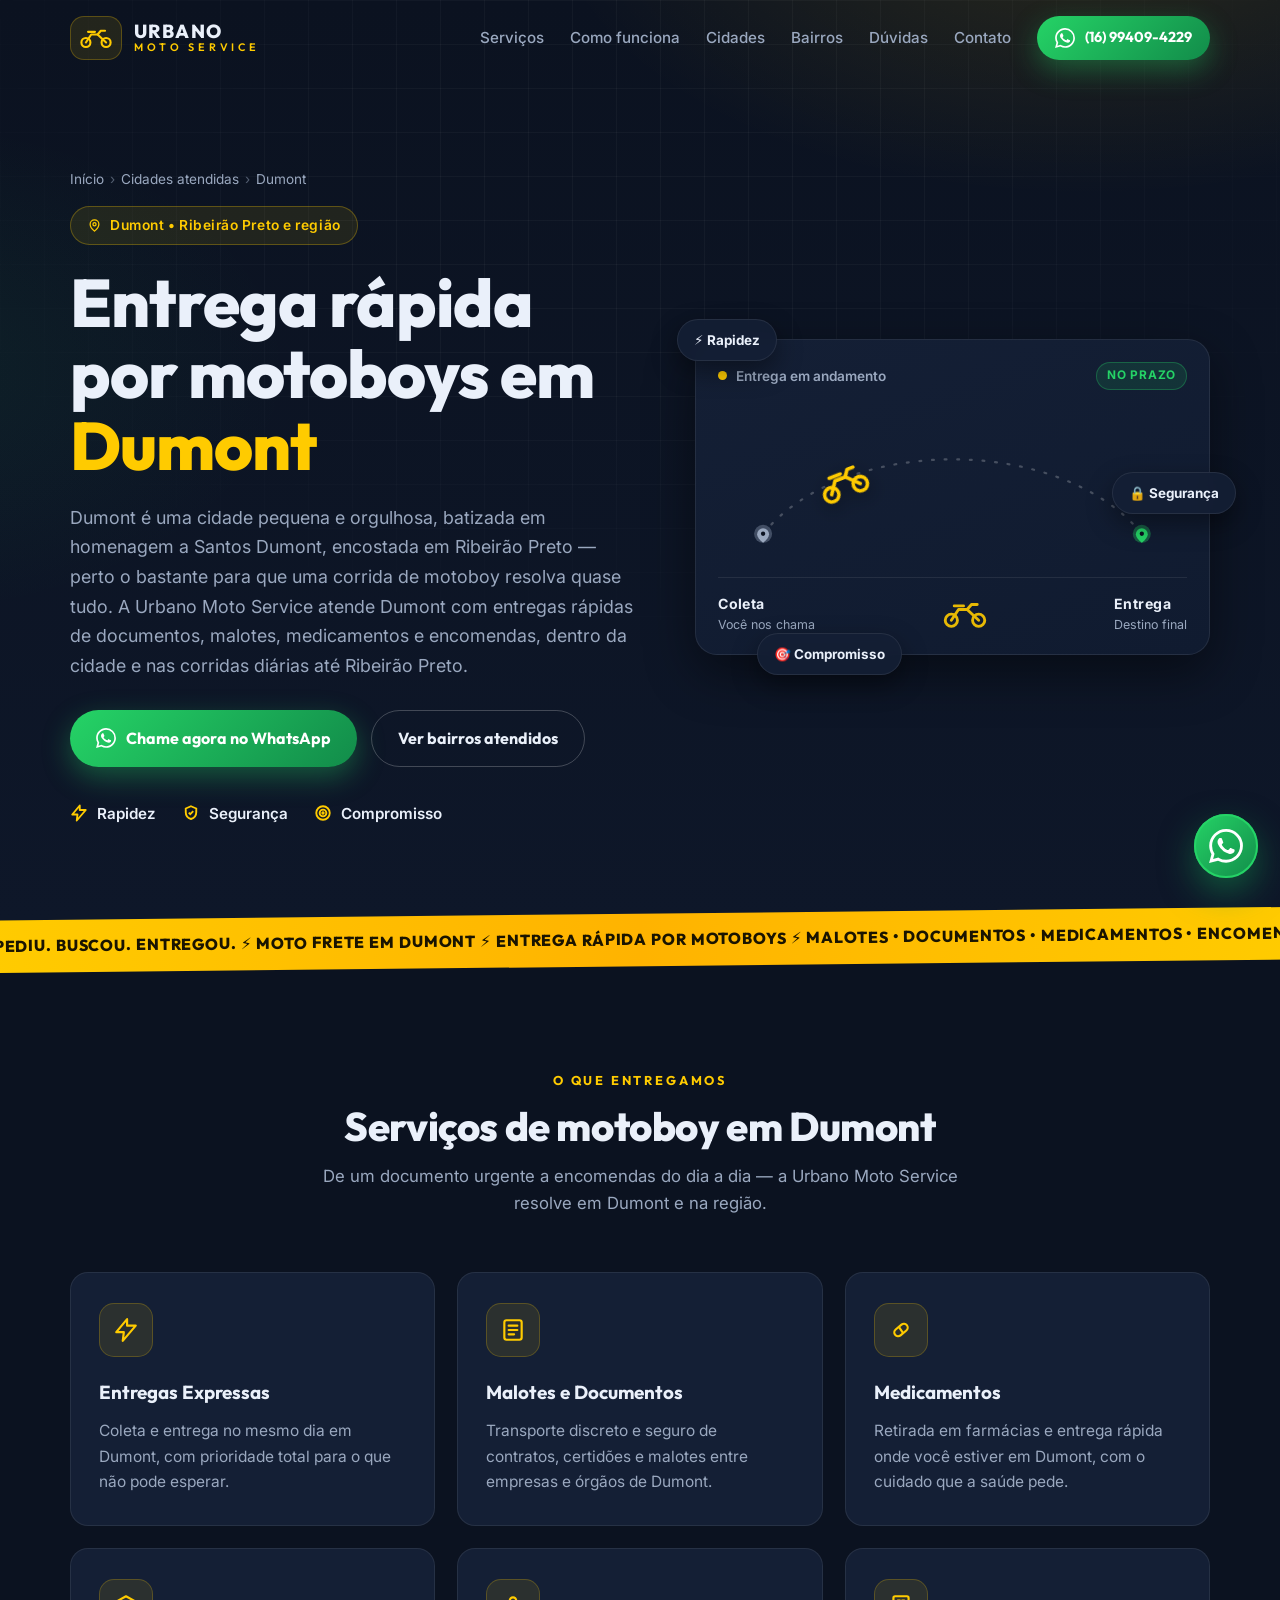
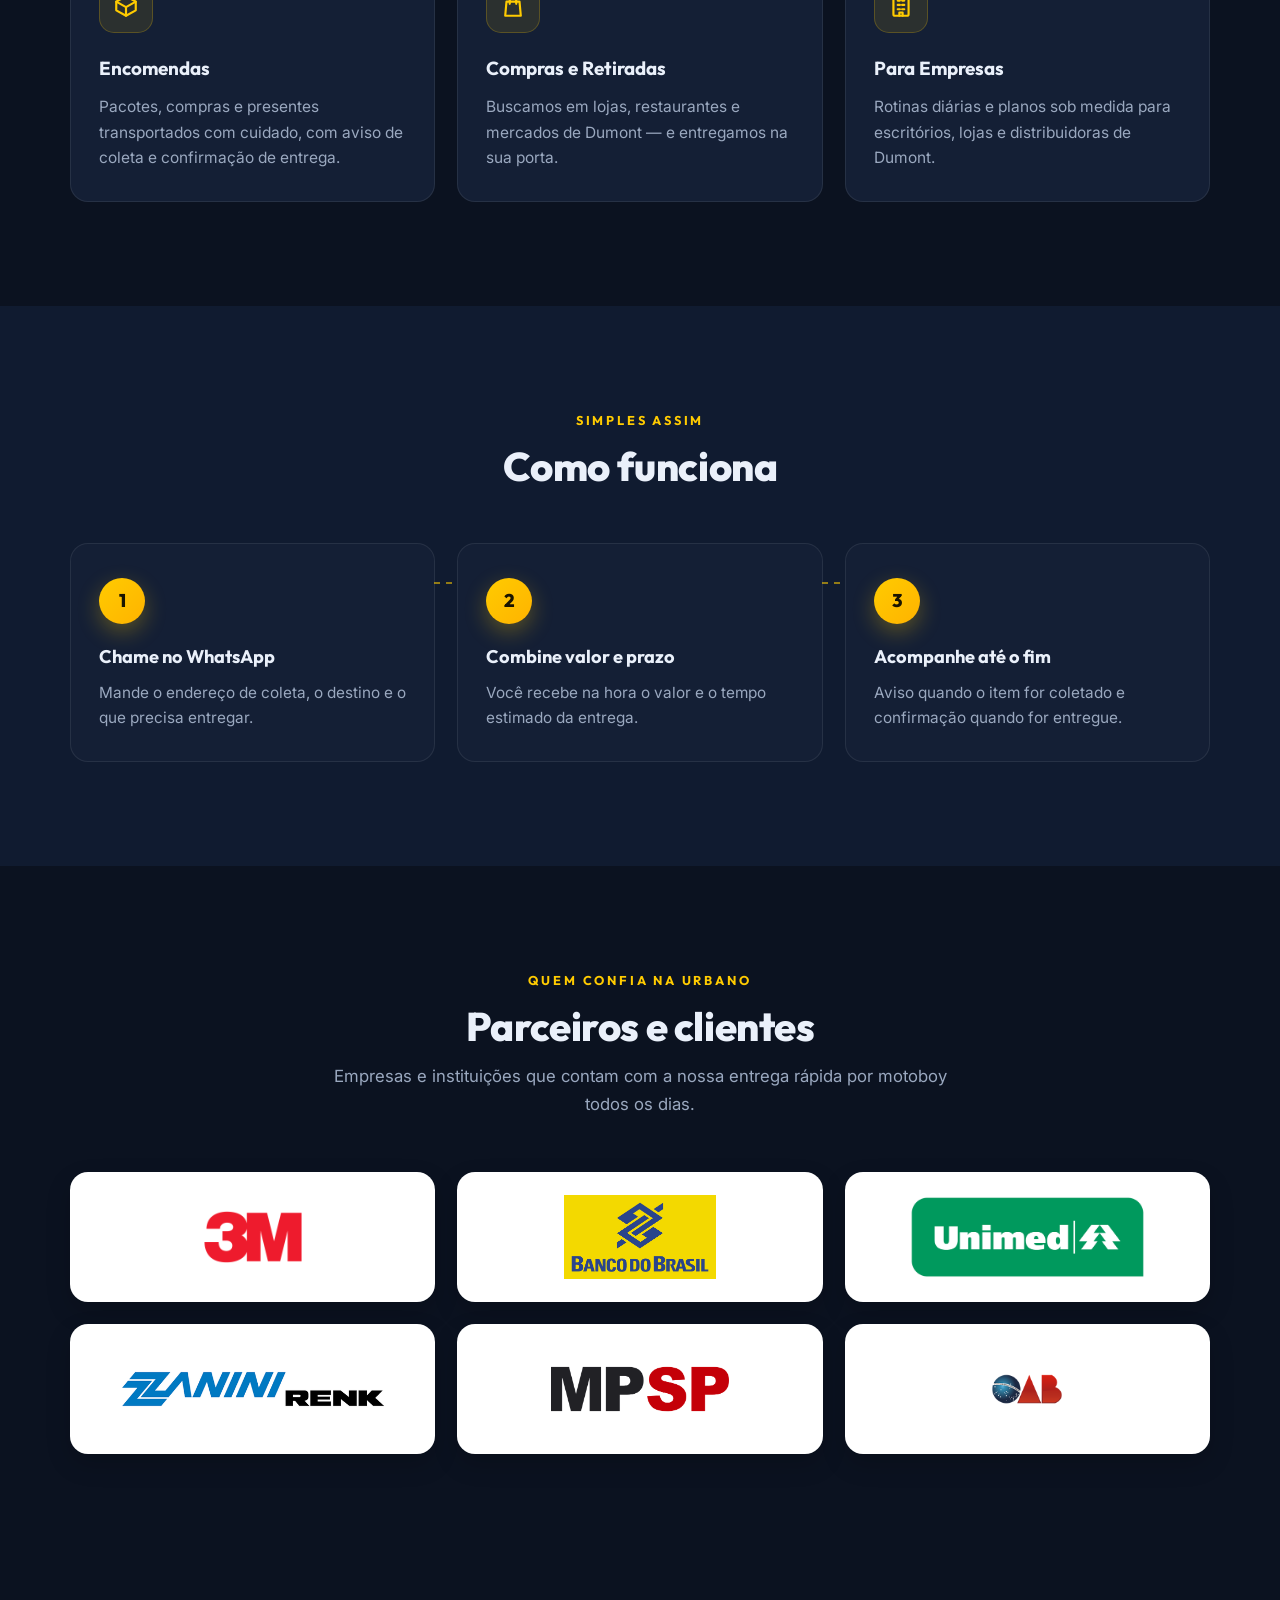
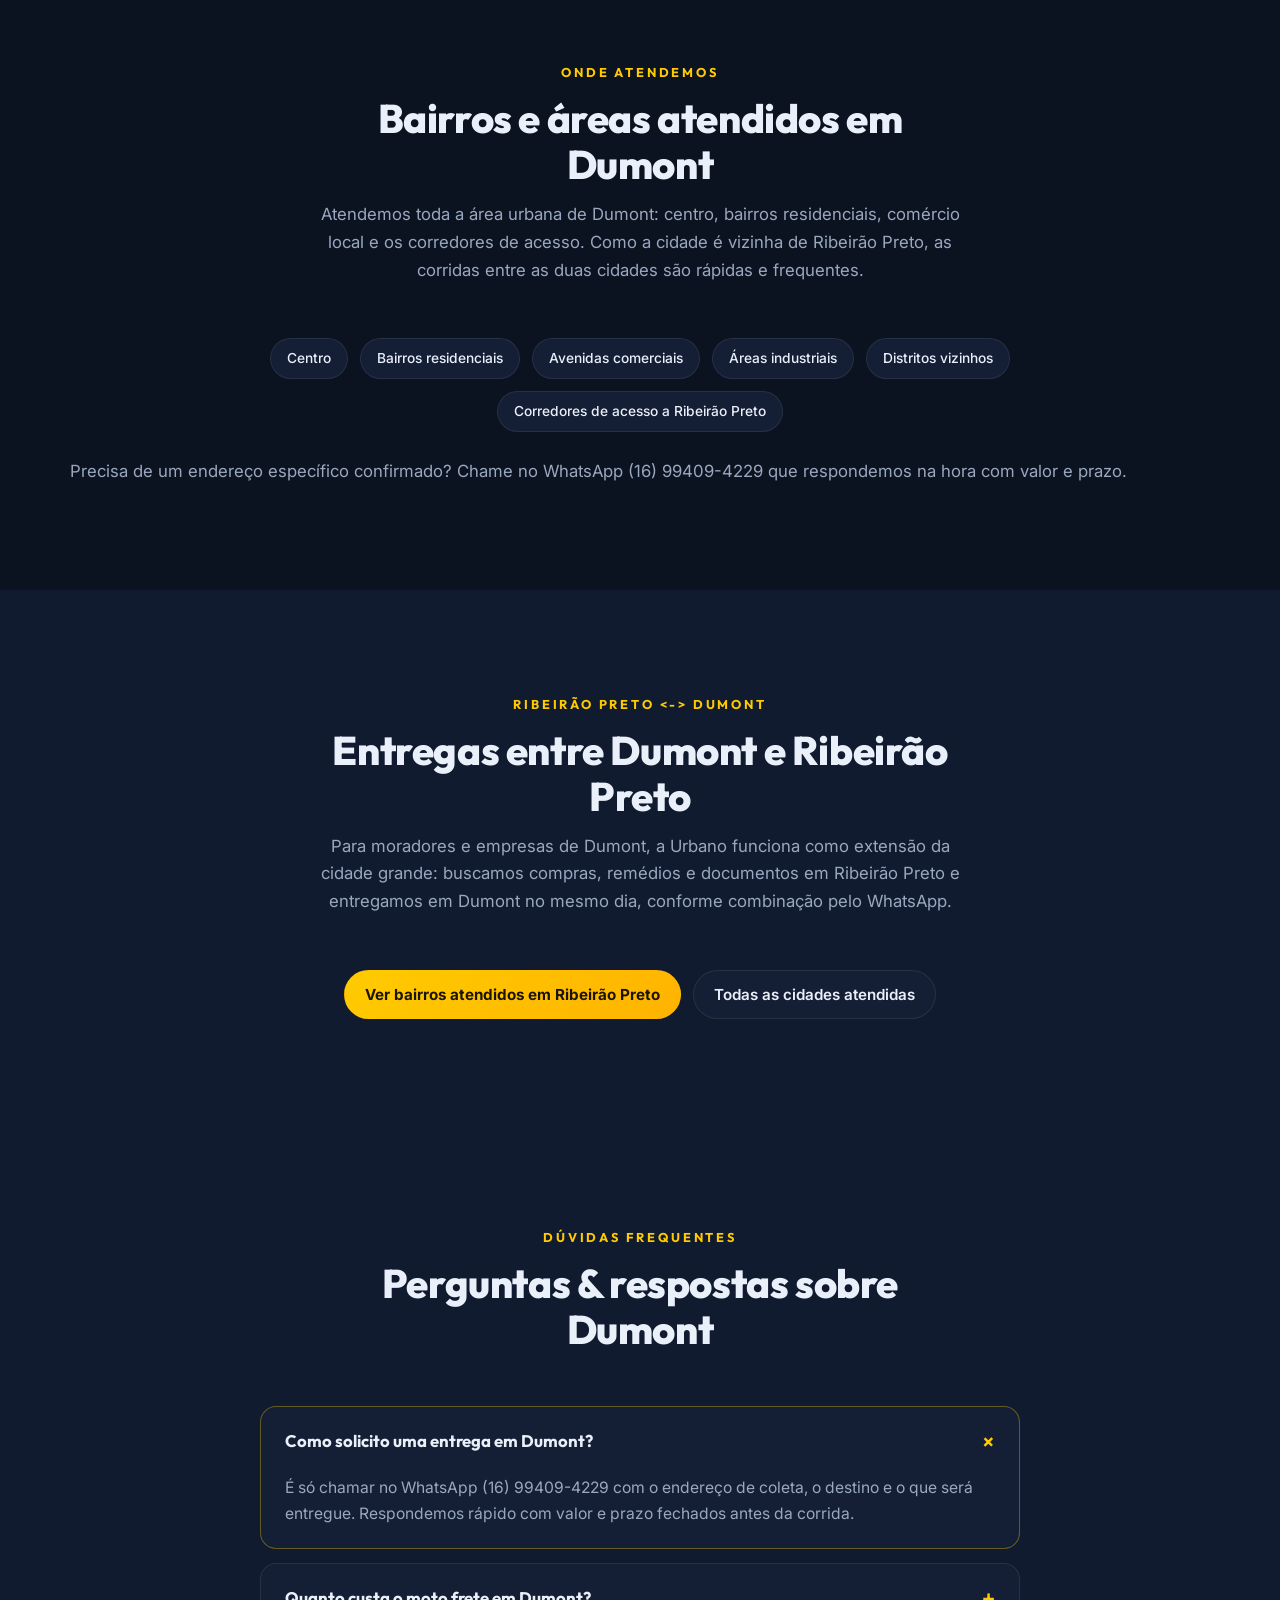
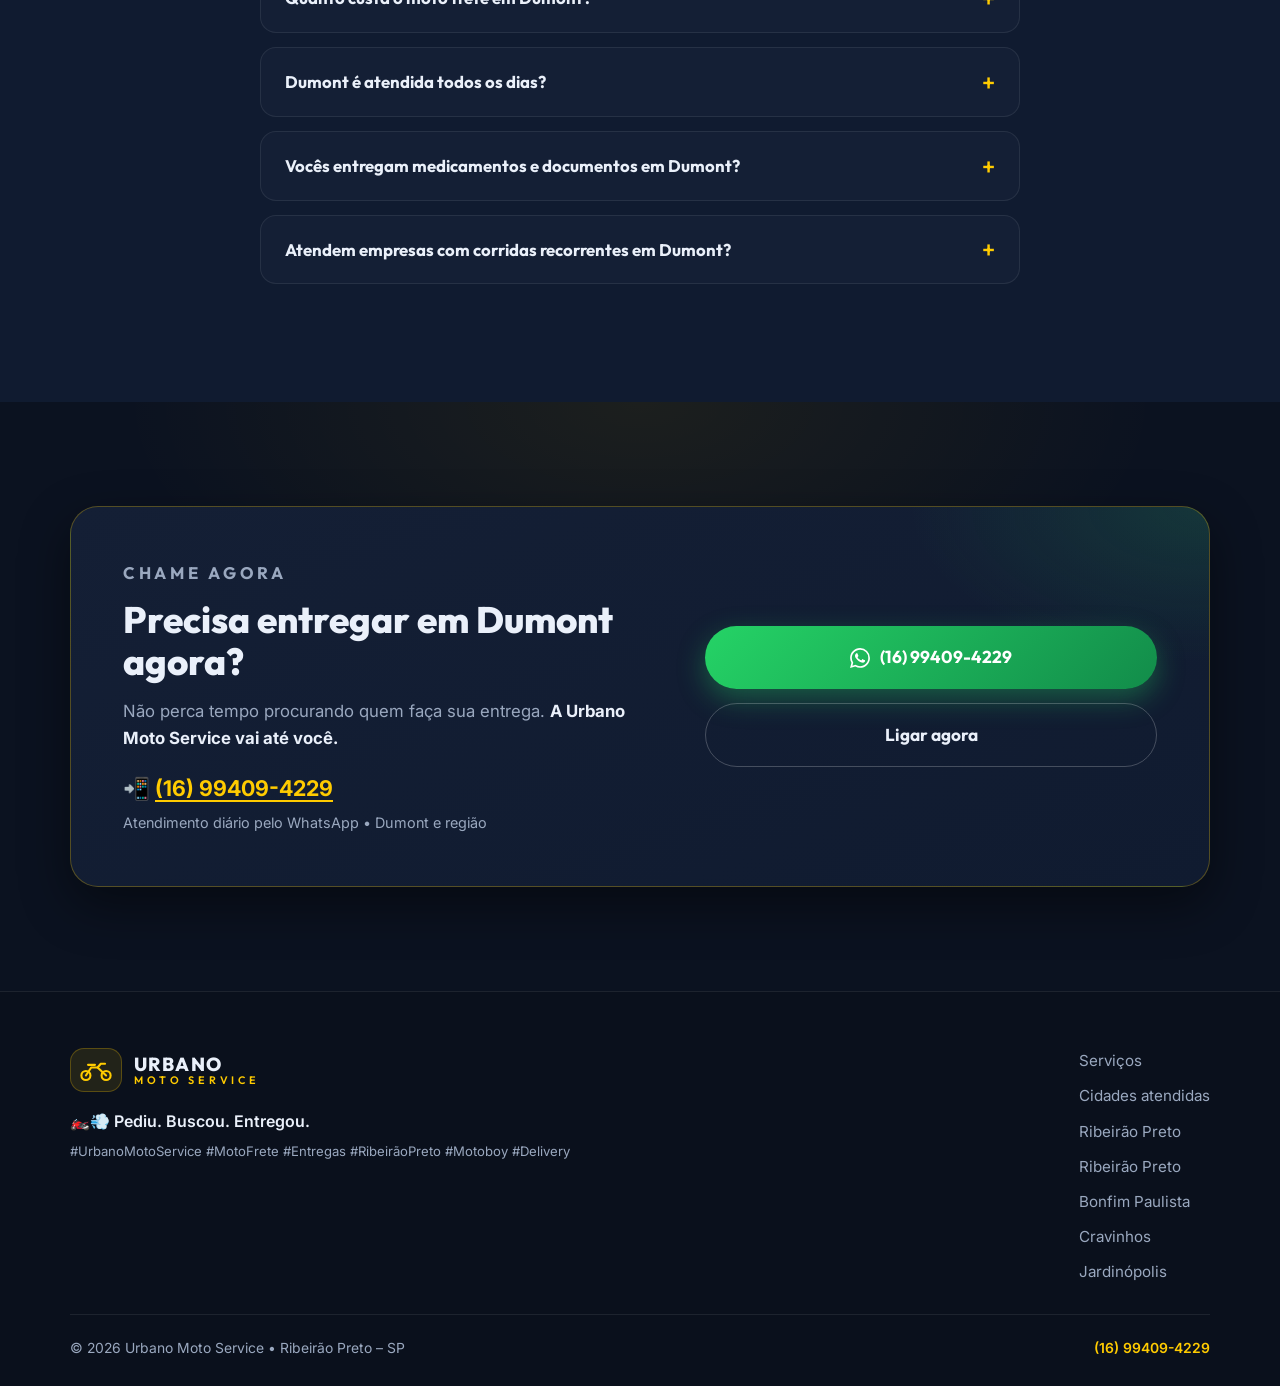
<file: entrega-rapida-por-motoboys-em-dumont/index.html>
<!DOCTYPE html>
<html lang="pt-BR">
<head>
  <meta charset="UTF-8">
  <meta name="viewport" content="width=device-width, initial-scale=1.0">
  <title>Entrega Rápida por Motoboys em Dumont | Urbano Moto Service</title>
  <meta name="description" content="Entrega rápida por motoboys em Dumont e região: malotes, documentos, medicamentos e encomendas no mesmo dia. Chame no WhatsApp (16) 99409-4229.">
  <meta name="author" content="Urbano Moto Service">
  <meta name="robots" content="index, follow, max-image-preview:large, max-snippet:-1, max-video-preview:-1">
  <meta name="geo.region" content="BR-SP">
  <meta name="geo.placename" content="Dumont">
  <meta name="theme-color" content="#0B1220">
  <link rel="canonical" href="https://entregasribeiraopreto.com.br/entrega-rapida-por-motoboys-em-dumont/">
  <link rel="icon" href="data:image/svg+xml,%3Csvg xmlns='http://www.w3.org/2000/svg' viewBox='0 0 64 64'%3E%3Crect width='64' height='64' rx='14' fill='%23FFCB00'/%3E%3Ccircle cx='18' cy='42' r='9' fill='none' stroke='%230B1220' stroke-width='5'/%3E%3Ccircle cx='47' cy='42' r='9' fill='none' stroke='%230B1220' stroke-width='5'/%3E%3Cpath d='M18 42 27 26h11l9 16' fill='none' stroke='%230B1220' stroke-width='5' stroke-linecap='round' stroke-linejoin='round'/%3E%3Cpath d='M38 26l5-8h7' fill='none' stroke='%230B1220' stroke-width='5' stroke-linecap='round'/%3E%3C/svg%3E">

  <meta property="og:type" content="website">
  <meta property="og:site_name" content="Urbano Moto Service">
  <meta property="og:title" content="Entrega Rápida por Motoboys em Dumont | Urbano Moto Service">
  <meta property="og:description" content="Pediu. Buscou. Entregou. Motoboy em Dumont com rapidez, segurança e compromisso. WhatsApp (16) 99409-4229.">
  <meta property="og:url" content="https://entregasribeiraopreto.com.br/entrega-rapida-por-motoboys-em-dumont/">
  <meta property="og:locale" content="pt_BR">
  <meta property="og:image" content="https://entregasribeiraopreto.com.br/og-image.png">
  <meta property="og:image:type" content="image/png">
  <meta property="og:image:width" content="1200">
  <meta property="og:image:height" content="630">
  <meta property="og:image:alt" content="Urbano Moto Service — entregas de moto em Dumont e região. Pediu. Buscou. Entregou.">

  <meta name="twitter:card" content="summary_large_image">
  <meta name="twitter:title" content="Entrega Rápida por Motoboys em Dumont | Urbano Moto Service">
  <meta name="twitter:description" content="Pediu. Buscou. Entregou. Motoboy em Dumont com rapidez, segurança e compromisso.">

  <link rel="preconnect" href="https://fonts.googleapis.com">
  <link rel="preconnect" href="https://fonts.gstatic.com" crossorigin>
  <link href="https://fonts.googleapis.com/css2?family=Inter:wght@400;500;600&family=Outfit:wght@500;600;700;800&display=swap" rel="stylesheet">
  <link rel="stylesheet" href="/css/style.css">

  <script type="application/ld+json">
  {
  "@context": "https://schema.org",
  "@type": "LocalBusiness",
  "@id": "https://entregasribeiraopreto.com.br/entrega-rapida-por-motoboys-em-dumont/#business",
  "name": "Urbano Moto Service",
  "alternateName": "Urbano Moto",
  "description": "Entrega rápida por motoboys em Dumont e região: malotes, documentos, medicamentos e encomendas no mesmo dia. Chame no WhatsApp (16) 99409-4229.",
  "slogan": "Pediu. Buscou. Entregou.",
  "telephone": "+5516994094229",
  "url": "https://entregasribeiraopreto.com.br/entrega-rapida-por-motoboys-em-dumont/",
  "image": "https://entregasribeiraopreto.com.br/og-image.png",
  "logo": "https://entregasribeiraopreto.com.br/og-image.png",
  "priceRange": "$",
  "address": {
    "@type": "PostalAddress",
    "streetAddress": "Rua Milton José Robusti, 75",
    "addressLocality": "Ribeirão Preto",
    "addressRegion": "SP",
    "postalCode": "14021-613",
    "addressCountry": "BR"
  },
  "areaServed": {
    "@type": "City",
    "name": "Dumont"
  },
  "contactPoint": {
    "@type": "ContactPoint",
    "contactType": "customer service",
    "telephone": "+5516994094229",
    "url": "https://wa.me/5516994094229",
    "availableLanguage": [
      "pt-BR"
    ]
  }
}
  </script>
  <script type="application/ld+json">
  {
  "@context": "https://schema.org",
  "@type": "BreadcrumbList",
  "itemListElement": [
    {
      "@type": "ListItem",
      "position": 1,
      "name": "Início",
      "item": "https://entregasribeiraopreto.com.br/"
    },
    {
      "@type": "ListItem",
      "position": 2,
      "name": "Cidades atendidas",
      "item": "https://entregasribeiraopreto.com.br/cidades-atendidas/"
    },
    {
      "@type": "ListItem",
      "position": 3,
      "name": "Dumont",
      "item": "https://entregasribeiraopreto.com.br/entrega-rapida-por-motoboys-em-dumont/"
    }
  ]
}
  </script>
  <script type="application/ld+json">
  {
  "@context": "https://schema.org",
  "@type": "FAQPage",
  "@id": "https://entregasribeiraopreto.com.br/entrega-rapida-por-motoboys-em-dumont/#faq",
  "mainEntity": [
    {
      "@type": "Question",
      "name": "Como solicito uma entrega em Dumont?",
      "acceptedAnswer": {
        "@type": "Answer",
        "text": "É só chamar no WhatsApp (16) 99409-4229 com o endereço de coleta, o destino e o que será entregue. Respondemos rápido com valor e prazo fechados antes da corrida."
      }
    },
    {
      "@type": "Question",
      "name": "Quanto custa o moto frete em Dumont?",
      "acceptedAnswer": {
        "@type": "Answer",
        "text": "O valor depende da distância e do tipo de item. Mande os endereços no WhatsApp (16) 99409-4229 e você recebe o preço fechado na hora, sem surpresa."
      }
    },
    {
      "@type": "Question",
      "name": "Dumont é atendida todos os dias?",
      "acceptedAnswer": {
        "@type": "Answer",
        "text": "Sim. Por ser vizinha de Ribeirão Preto, a cidade é atendida diariamente. Para horários específicos, agende a corrida pelo WhatsApp e combine valor e prazo com antecedência."
      }
    },
    {
      "@type": "Question",
      "name": "Vocês entregam medicamentos e documentos em Dumont?",
      "acceptedAnswer": {
        "@type": "Answer",
        "text": "Sim. Malotes, documentos, medicamentos, encomendas e compras — sempre com conferência na coleta e na entrega, e aviso pelo WhatsApp em cada etapa."
      }
    },
    {
      "@type": "Question",
      "name": "Atendem empresas com corridas recorrentes em Dumont?",
      "acceptedAnswer": {
        "@type": "Answer",
        "text": "Sim. Montamos rotinas diárias e planos sob medida para escritórios, lojas, clínicas e distribuidoras. Fale com a gente pelo WhatsApp para montar o seu plano."
      }
    }
  ]
}
  </script>
  <!-- Google Tag Manager -->
  <script>(function(w,d,s,l,i){w[l]=w[l]||[];w[l].push({'gtm.start':
new Date().getTime(),event:'gtm.js'});var f=d.getElementsByTagName(s)[0],
j=d.createElement(s),dl=l!='dataLayer'?'&l='+l:'';j.async=true;j.src=
'https://www.googletagmanager.com/gtm.js?id='+i+dl;f.parentNode.insertBefore(j,f);
})(window,document,'script','dataLayer','GTM-KXH9SXRH');</script>
  <!-- End Google Tag Manager -->
</head>
<body id="inicio">
<!-- Google Tag Manager (noscript) -->
<noscript><iframe src="https://www.googletagmanager.com/ns.html?id=GTM-KXH9SXRH"
height="0" width="0" style="display:none;visibility:hidden"></iframe></noscript>
<!-- End Google Tag Manager (noscript) -->

  <header class="header" id="header">
    <div class="container header-inner">
      <a href="/" class="brand" aria-label="Urbano Moto Service — início">
        <span class="brand-badge"><svg viewBox="0 0 64 44" fill="none" stroke="currentColor" stroke-width="4" stroke-linecap="round" stroke-linejoin="round" aria-hidden="true"><circle cx="13" cy="31" r="8.5"/><circle cx="51" cy="31" r="8.5"/><path d="M13 31 L23 16 H35 L51 31"/><path d="M35 16 L41 9 H49"/><path d="M17 11 H30"/></svg></span>
        <span class="brand-text">
          <strong>URBANO</strong>
          <small>MOTO SERVICE</small>
        </span>
      </a>
      <nav class="nav" id="nav" aria-label="Navegação principal">
        <a href="/#servicos">Serviços</a>
        <a href="/#como-funciona">Como funciona</a>
        <a href="/cidades-atendidas/">Cidades</a>
        <a href="#bairros">Bairros</a>
        <a href="#faq">Dúvidas</a>
        <a href="#contato">Contato</a>
        <a class="btn btn-wa btn-sm nav-cta" target="_blank" rel="noopener" href="https://wa.me/5516994094229?text=Ol%C3%A1%21%20Vim%20pelo%20site%20da%20Urbano%20Moto%20Service%20e%20quero%20solicitar%20uma%20entrega%20em%20Dumont.">
          <svg viewBox="0 0 24 24" aria-hidden="true"><path fill="currentColor" d="M17.472 14.382c-.297-.149-1.758-.867-2.03-.967-.273-.099-.471-.148-.67.15-.197.297-.767.966-.94 1.164-.173.199-.347.223-.644.075-.297-.15-1.255-.463-2.39-1.475-.883-.788-1.48-1.761-1.653-2.059-.173-.297-.018-.458.13-.606.134-.133.298-.347.446-.52.149-.174.198-.298.298-.497.099-.198.05-.371-.025-.52-.075-.149-.669-1.612-.916-2.207-.242-.579-.487-.5-.669-.51-.173-.008-.371-.01-.57-.01-.198 0-.52.074-.792.372-.272.297-1.04 1.016-1.04 2.479 0 1.462 1.065 2.875 1.213 3.074.149.198 2.096 3.2 5.077 4.487.709.306 1.262.489 1.694.625.712.227 1.36.195 1.871.118.571-.085 1.758-.719 2.006-1.413.248-.694.248-1.289.173-1.413-.074-.124-.272-.198-.57-.347m-5.421 7.403h-.004a9.87 9.87 0 0 1-5.031-1.378l-.361-.214-3.741.982.998-3.648-.235-.374a9.86 9.86 0 0 1-1.51-5.26c.001-5.45 4.436-9.884 9.888-9.884 2.64 0 5.122 1.03 6.988 2.898a9.825 9.825 0 0 1 2.893 6.994c-.003 5.45-4.437 9.884-9.885 9.884m8.413-18.297A11.815 11.815 0 0 0 12.05 0C5.495 0 .16 5.335.157 11.892c0 2.096.547 4.142 1.588 5.945L.057 24l6.305-1.654a11.882 11.882 0 0 0 5.683 1.448h.005c6.554 0 11.89-5.335 11.893-11.893a11.821 11.821 0 0 0-3.48-8.413Z"/></svg>
          (16) 99409-4229
        </a>
      </nav>
      <button class="nav-toggle" id="nav-toggle" aria-label="Abrir menu" aria-expanded="false" aria-controls="nav">
        <span></span><span></span><span></span>
      </button>
    </div>
  </header>

  <main>
    <!-- ===================== HERO ===================== -->
    <section class="hero">
      <div class="hero-bg" aria-hidden="true"></div>
      <div class="container hero-grid">
        <div class="hero-copy">
                      <nav class="breadcrumbs" aria-label="Você está aqui">
              <a href="/">Início</a><span class="bc-sep">›</span>
              <a href="/cidades-atendidas/">Cidades atendidas</a><span class="bc-sep">›</span>
              <span>Dumont</span>
            </nav>
          <p class="hero-tag"><svg viewBox="0 0 24 24" fill="none" stroke="currentColor" stroke-width="2" aria-hidden="true"><path d="M12 21s-7-5.5-7-11a7 7 0 0 1 14 0c0 5.5-7 11-7 11z"/><circle cx="12" cy="10" r="2.5"/></svg> Dumont • Ribeirão Preto e região</p>
          <h1>Entrega rápida por motoboys em <em>Dumont</em></h1>
          <p class="hero-sub">
            Dumont é uma cidade pequena e orgulhosa, batizada em homenagem a Santos Dumont, encostada em Ribeirão Preto — perto o bastante para que uma corrida de motoboy resolva quase tudo. A Urbano Moto Service atende Dumont com entregas rápidas de documentos, malotes, medicamentos e encomendas, dentro da cidade e nas corridas diárias até Ribeirão Preto.
          </p>
          <div class="hero-actions">
            <a class="btn btn-wa" target="_blank" rel="noopener" href="https://wa.me/5516994094229?text=Ol%C3%A1%21%20Vim%20pelo%20site%20da%20Urbano%20Moto%20Service%20e%20quero%20solicitar%20uma%20entrega%20em%20Dumont.">
              <svg viewBox="0 0 24 24" aria-hidden="true"><path fill="currentColor" d="M17.472 14.382c-.297-.149-1.758-.867-2.03-.967-.273-.099-.471-.148-.67.15-.197.297-.767.966-.94 1.164-.173.199-.347.223-.644.075-.297-.15-1.255-.463-2.39-1.475-.883-.788-1.48-1.761-1.653-2.059-.173-.297-.018-.458.13-.606.134-.133.298-.347.446-.52.149-.174.198-.298.298-.497.099-.198.05-.371-.025-.52-.075-.149-.669-1.612-.916-2.207-.242-.579-.487-.5-.669-.51-.173-.008-.371-.01-.57-.01-.198 0-.52.074-.792.372-.272.297-1.04 1.016-1.04 2.479 0 1.462 1.065 2.875 1.213 3.074.149.198 2.096 3.2 5.077 4.487.709.306 1.262.489 1.694.625.712.227 1.36.195 1.871.118.571-.085 1.758-.719 2.006-1.413.248-.694.248-1.289.173-1.413-.074-.124-.272-.198-.57-.347m-5.421 7.403h-.004a9.87 9.87 0 0 1-5.031-1.378l-.361-.214-3.741.982.998-3.648-.235-.374a9.86 9.86 0 0 1-1.51-5.26c.001-5.45 4.436-9.884 9.888-9.884 2.64 0 5.122 1.03 6.988 2.898a9.825 9.825 0 0 1 2.893 6.994c-.003 5.45-4.437 9.884-9.885 9.884m8.413-18.297A11.815 11.815 0 0 0 12.05 0C5.495 0 .16 5.335.157 11.892c0 2.096.547 4.142 1.588 5.945L.057 24l6.305-1.654a11.882 11.882 0 0 0 5.683 1.448h.005c6.554 0 11.89-5.335 11.893-11.893a11.821 11.821 0 0 0-3.48-8.413Z"/></svg>
              Chame agora no WhatsApp
            </a>
            <a class="btn btn-ghost" href="#bairros">Ver bairros atendidos</a>
          </div>
          <ul class="hero-feats">
            <li><svg viewBox="0 0 24 24" fill="none" stroke="currentColor" stroke-width="2.5" aria-hidden="true"><path d="M13 2 3 14h7l-1 8 12-14h-8l0-6z" stroke-linejoin="round"/></svg> Rapidez</li>
            <li><svg viewBox="0 0 24 24" fill="none" stroke="currentColor" stroke-width="2.5" aria-hidden="true"><path d="M12 3l7 3v5c0 5-3.5 8-7 9-3.5-1-7-4-7-9V6l7-3z"/><path d="M9 11.5l2 2 4-4"/></svg> Segurança</li>
            <li><svg viewBox="0 0 24 24" fill="none" stroke="currentColor" stroke-width="2.5" aria-hidden="true"><circle cx="12" cy="12" r="9"/><circle cx="12" cy="12" r="4.5"/><circle cx="12" cy="12" r="1" fill="currentColor"/></svg> Compromisso</li>
          </ul>
        </div>

        <div class="hero-visual" aria-hidden="true">
          <div class="route-card">
            <div class="route-card-head">
              <span class="route-dot"></span> Entrega em andamento
              <span class="route-eta">no prazo</span>
            </div>
            <svg class="route-svg" viewBox="0 0 520 210">
              <path class="route-path" d="M50 155 C140 45 380 45 470 155" />
              <g class="pin pin-start" transform="translate(50,155)">
                <circle class="pulse" r="10"/>
                <path d="M0 10c-4.4-3.6-6.6-6.4-6.6-9.4a6.6 6.6 0 1 1 13.2 0c0 3-2.2 5.8-6.6 9.4z"/>
                <circle cx="0" cy="0" r="2.4"/>
              </g>
              <g class="pin pin-end" transform="translate(470,155)">
                <circle class="pulse" r="10"/>
                <path d="M0 10c-4.4-3.6-6.6-6.4-6.6-9.4a6.6 6.6 0 1 1 13.2 0c0 3-2.2 5.8-6.6 9.4z"/>
                <circle cx="0" cy="0" r="2.4"/>
              </g>
              <g class="moto-rider">
                <animateMotion dur="9s" repeatCount="indefinite" rotate="auto" path="M50 155 C140 45 380 45 470 155"/>
                <g fill="none" stroke="#FFCB00" stroke-width="4" stroke-linecap="round" stroke-linejoin="round">
                  <circle cx="-17" cy="12" r="8"/>
                  <circle cx="17" cy="12" r="8"/>
                  <path d="M-17 12 L-8 -1 H4 L17 12"/>
                  <path d="M4 -1 L9 -8 H16"/>
                  <path d="M-13 -6 H0"/>
                </g>
              </g>
            </svg>
            <div class="route-card-foot">
              <div><strong>Coleta</strong><span>Você nos chama</span></div>
              <div class="route-card-foot-mid"><svg viewBox="0 0 64 44" fill="none" stroke="#FFCB00" stroke-width="4" stroke-linecap="round" stroke-linejoin="round"><circle cx="13" cy="31" r="8.5"/><circle cx="51" cy="31" r="8.5"/><path d="M13 31 L23 16 H35 L51 31"/><path d="M35 16 L41 9 H49"/><path d="M17 11 H30"/></svg></div>
              <div><strong>Entrega</strong><span>Destino final</span></div>
            </div>
          </div>
          <div class="chip chip-1">⚡ Rapidez</div>
          <div class="chip chip-2">🔒 Segurança</div>
          <div class="chip chip-3">🎯 Compromisso</div>
        </div>
      </div>
    </section>

    <!-- ===================== MARQUEE ===================== -->
    <div class="marquee" aria-hidden="true">
      <div class="marquee-track">
        <span>Pediu. Buscou. Entregou. ⚡ Moto frete em Dumont ⚡ Entrega rápida por motoboys ⚡ Malotes • Documentos • Medicamentos • Encomendas ⚡</span>
        <span>Pediu. Buscou. Entregou. ⚡ Moto frete em Dumont ⚡ Entrega rápida por motoboys ⚡ Malotes • Documentos • Medicamentos • Encomendas ⚡</span>
      </div>
    </div>

    <!-- ===================== SERVIÇOS ===================== -->
    <section class="section" id="servicos">
      <div class="container">
        <div class="section-head reveal">
          <p class="kicker">O que entregamos</p>
          <h2>Serviços de motoboy em Dumont</h2>
          <p class="section-sub">De um documento urgente a encomendas do dia a dia — a Urbano Moto Service resolve em Dumont e na região.</p>
        </div>
        <div class="grid grid-3">
          <article class="card reveal">
            <div class="card-icon"><svg viewBox="0 0 24 24" fill="none" stroke="currentColor" stroke-width="2" stroke-linecap="round" stroke-linejoin="round" aria-hidden="true"><path d="M13 2 3 14h7l-1 8 12-14h-8l0-6z"/></svg></div>
            <h3>Entregas Expressas</h3>
            <p>Coleta e entrega no mesmo dia em Dumont, com prioridade total para o que não pode esperar.</p>
          </article>
          <article class="card reveal">
            <div class="card-icon"><svg viewBox="0 0 24 24" fill="none" stroke="currentColor" stroke-width="2" stroke-linecap="round" stroke-linejoin="round" aria-hidden="true"><rect x="4" y="3" width="16" height="18" rx="2"/><path d="M8 8h8M8 12h8M8 16h5"/></svg></div>
            <h3>Malotes e Documentos</h3>
            <p>Transporte discreto e seguro de contratos, certidões e malotes entre empresas e órgãos de Dumont.</p>
          </article>
          <article class="card reveal">
            <div class="card-icon"><svg viewBox="0 0 24 24" fill="none" stroke="currentColor" stroke-width="2" stroke-linecap="round" stroke-linejoin="round" aria-hidden="true"><rect x="5" y="8.5" width="14" height="7" rx="3.5" transform="rotate(-40 12 12)"/><path d="M10.2 9.3l3.6 5.4"/></svg></div>
            <h3>Medicamentos</h3>
            <p>Retirada em farmácias e entrega rápida onde você estiver em Dumont, com o cuidado que a saúde pede.</p>
          </article>
          <article class="card reveal">
            <div class="card-icon"><svg viewBox="0 0 24 24" fill="none" stroke="currentColor" stroke-width="2" stroke-linecap="round" stroke-linejoin="round" aria-hidden="true"><path d="M21 8l-9-5-9 5v8l9 5 9-5z"/><path d="M3 8l9 5 9-5M12 13v8"/></svg></div>
            <h3>Encomendas</h3>
            <p>Pacotes, compras e presentes transportados com cuidado, com aviso de coleta e confirmação de entrega.</p>
          </article>
          <article class="card reveal">
            <div class="card-icon"><svg viewBox="0 0 24 24" fill="none" stroke="currentColor" stroke-width="2" stroke-linecap="round" stroke-linejoin="round" aria-hidden="true"><path d="M6 8h12l1.2 13H4.8L6 8z"/><path d="M9 10V7a3 3 0 0 1 6 0v3"/></svg></div>
            <h3>Compras e Retiradas</h3>
            <p>Buscamos em lojas, restaurantes e mercados de Dumont — e entregamos na sua porta.</p>
          </article>
          <article class="card reveal">
            <div class="card-icon"><svg viewBox="0 0 24 24" fill="none" stroke="currentColor" stroke-width="2" stroke-linecap="round" stroke-linejoin="round" aria-hidden="true"><rect x="5" y="3" width="14" height="18" rx="1.5"/><path d="M9 7h2M13 7h2M9 11h2M13 11h2M9 15h2M13 15h2M10.5 21v-3h3v3"/></svg></div>
            <h3>Para Empresas</h3>
            <p>Rotinas diárias e planos sob medida para escritórios, lojas e distribuidoras de Dumont.</p>
          </article>
        </div>
      </div>
    </section>

    <!-- ===================== COMO FUNCIONA ===================== -->
    <section class="section section-alt" id="como-funciona">
      <div class="container">
        <div class="section-head reveal">
          <p class="kicker">Simples assim</p>
          <h2>Como funciona</h2>
        </div>
        <ol class="steps">
          <li class="step reveal">
            <span class="step-num">1</span>
            <h3>Chame no WhatsApp</h3>
            <p>Mande o endereço de coleta, o destino e o que precisa entregar.</p>
          </li>
          <li class="step reveal">
            <span class="step-num">2</span>
            <h3>Combine valor e prazo</h3>
            <p>Você recebe na hora o valor e o tempo estimado da entrega.</p>
          </li>
          <li class="step reveal">
            <span class="step-num">3</span>
            <h3>Acompanhe até o fim</h3>
            <p>Aviso quando o item for coletado e confirmação quando for entregue.</p>
          </li>
        </ol>
      </div>
    </section>

    <!-- ===================== PARCEIROS ===================== -->
    <section class="section" id="parceiros">
      <div class="container">
        <div class="section-head reveal">
          <p class="kicker">Quem confia na Urbano</p>
          <h2>Parceiros e clientes</h2>
          <p class="section-sub">Empresas e instituições que contam com a nossa entrega rápida por motoboy todos os dias.</p>
        </div>
        <div class="grid grid-3 partner-grid">
          <article class="partner reveal"><img src="/img/parceiros/parceiro-3m.png" alt="Logomarca da 3M" loading="lazy" width="600" height="400"></article>
          <article class="partner reveal"><img src="/img/parceiros/parceiro-banco-do-brasil.png" alt="Logomarca do Banco do Brasil" loading="lazy" width="600" height="333"></article>
          <article class="partner reveal"><img src="/img/parceiros/parceiro-unimed.png" alt="Logomarca da Unimed" loading="lazy" width="600" height="213"></article>
          <article class="partner reveal"><img src="/img/parceiros/parceiro-zanini-renk.png" alt="Logomarca da Zanini Renk" loading="lazy" width="600" height="160"></article>
          <article class="partner reveal"><img src="/img/parceiros/parceiro-mpsp.png" alt="Logomarca do Ministério Público do Estado de São Paulo (MP-SP)" loading="lazy" width="600" height="283"></article>
          <article class="partner reveal"><img src="/img/parceiros/parceiro-oab.png" alt="Logomarca da OAB — Ordem dos Advogados do Brasil" loading="lazy" width="244" height="244"></article>
        </div>
      </div>
    </section>

    <!-- ===================== BAIRROS ===================== -->
    <section class="section" id="bairros">
      <div class="container">
        <div class="section-head reveal">
          <p class="kicker">Onde atendemos</p>
          <h2>Bairros e áreas atendidos em Dumont</h2>
          <p class="section-sub">Atendemos toda a área urbana de Dumont: centro, bairros residenciais, comércio local e os corredores de acesso. Como a cidade é vizinha de Ribeirão Preto, as corridas entre as duas cidades são rápidas e frequentes.</p>
        </div>
        <ul class="chips reveal">
          <li class="chip-city chip-bairro">Centro</li>
          <li class="chip-city chip-bairro">Bairros residenciais</li>
          <li class="chip-city chip-bairro">Avenidas comerciais</li>
          <li class="chip-city chip-bairro">Áreas industriais</li>
          <li class="chip-city chip-bairro">Distritos vizinhos</li>
          <li class="chip-city chip-bairro">Corredores de acesso a Ribeirão Preto</li>
        </ul>
        <p class="section-sub reveal" style="margin-top:26px;">Precisa de um endereço específico confirmado? Chame no WhatsApp (16) 99409-4229 que respondemos na hora com valor e prazo.</p>
      </div>
    </section>

    <!-- ===================== ENTREGAS INTERCIDADE ===================== -->
    <section class="section section-alt" id="intercidade">
      <div class="container container-narrow">
        <div class="section-head reveal">
          <p class="kicker">Ribeirão Preto &lt;-&gt; Dumont</p>
          <h2>Entregas entre Dumont e Ribeirão Preto</h2>
          <p class="section-sub">Para moradores e empresas de Dumont, a Urbano funciona como extensão da cidade grande: buscamos compras, remédios e documentos em Ribeirão Preto e entregamos em Dumont no mesmo dia, conforme combinação pelo WhatsApp.</p>
        </div>
        <ul class="chips reveal">
          <li class="chip-city chip-city-main"><a href="/entrega-rapida-por-motoboys-em-ribeirao-preto/">Ver bairros atendidos em Ribeirão Preto</a></li>
          <li class="chip-city"><a href="/cidades-atendidas/">Todas as cidades atendidas</a></li>
        </ul>
      </div>
    </section>

    <!-- ===================== FAQ ===================== -->
    <section class="section section-alt" id="faq">
      <div class="container container-narrow">
        <div class="section-head reveal">
          <p class="kicker">Dúvidas frequentes</p>
          <h2>Perguntas &amp; respostas sobre Dumont</h2>
        </div>
        <details class="faq reveal" open>
          <summary>Como solicito uma entrega em Dumont?</summary>
          <p>É só chamar no WhatsApp (16) 99409-4229 com o endereço de coleta, o destino e o que será entregue. Respondemos rápido com valor e prazo fechados antes da corrida.</p>
        </details>
        <details class="faq reveal">
          <summary>Quanto custa o moto frete em Dumont?</summary>
          <p>O valor depende da distância e do tipo de item. Mande os endereços no WhatsApp (16) 99409-4229 e você recebe o preço fechado na hora, sem surpresa.</p>
        </details>
        <details class="faq reveal">
          <summary>Dumont é atendida todos os dias?</summary>
          <p>Sim. Por ser vizinha de Ribeirão Preto, a cidade é atendida diariamente. Para horários específicos, agende a corrida pelo WhatsApp e combine valor e prazo com antecedência.</p>
        </details>
        <details class="faq reveal">
          <summary>Vocês entregam medicamentos e documentos em Dumont?</summary>
          <p>Sim. Malotes, documentos, medicamentos, encomendas e compras — sempre com conferência na coleta e na entrega, e aviso pelo WhatsApp em cada etapa.</p>
        </details>
        <details class="faq reveal">
          <summary>Atendem empresas com corridas recorrentes em Dumont?</summary>
          <p>Sim. Montamos rotinas diárias e planos sob medida para escritórios, lojas, clínicas e distribuidoras. Fale com a gente pelo WhatsApp para montar o seu plano.</p>
        </details>
      </div>
    </section>

    <!-- ===================== CONTATO ===================== -->
    <section class="section contact" id="contato">
      <div class="container">
        <div class="contact-card reveal">
          <div class="contact-copy">
            <p class="kicker kicker-light">Chame agora</p>
            <h2>Precisa entregar em Dumont agora?</h2>
            <p>Não perca tempo procurando quem faça sua entrega. <strong>A Urbano Moto Service vai até você.</strong></p>
            <p class="contact-phone">📲 <a href="tel:+5516994094229">(16) 99409-4229</a></p>
            <p class="contact-hours">Atendimento diário pelo WhatsApp • Dumont e região</p>
          </div>
          <div class="contact-actions">
            <a class="btn btn-wa btn-lg" target="_blank" rel="noopener" href="https://wa.me/5516994094229?text=Ol%C3%A1%21%20Vim%20pelo%20site%20da%20Urbano%20Moto%20Service%20e%20quero%20solicitar%20uma%20entrega%20em%20Dumont.">
              <svg viewBox="0 0 24 24" aria-hidden="true"><path fill="currentColor" d="M17.472 14.382c-.297-.149-1.758-.867-2.03-.967-.273-.099-.471-.148-.67.15-.197.297-.767.966-.94 1.164-.173.199-.347.223-.644.075-.297-.15-1.255-.463-2.39-1.475-.883-.788-1.48-1.761-1.653-2.059-.173-.297-.018-.458.13-.606.134-.133.298-.347.446-.52.149-.174.198-.298.298-.497.099-.198.05-.371-.025-.52-.075-.149-.669-1.612-.916-2.207-.242-.579-.487-.5-.669-.51-.173-.008-.371-.01-.57-.01-.198 0-.52.074-.792.372-.272.297-1.04 1.016-1.04 2.479 0 1.462 1.065 2.875 1.213 3.074.149.198 2.096 3.2 5.077 4.487.709.306 1.262.489 1.694.625.712.227 1.36.195 1.871.118.571-.085 1.758-.719 2.006-1.413.248-.694.248-1.289.173-1.413-.074-.124-.272-.198-.57-.347m-5.421 7.403h-.004a9.87 9.87 0 0 1-5.031-1.378l-.361-.214-3.741.982.998-3.648-.235-.374a9.86 9.86 0 0 1-1.51-5.26c.001-5.45 4.436-9.884 9.888-9.884 2.64 0 5.122 1.03 6.988 2.898a9.825 9.825 0 0 1 2.893 6.994c-.003 5.45-4.437 9.884-9.885 9.884m8.413-18.297A11.815 11.815 0 0 0 12.05 0C5.495 0 .16 5.335.157 11.892c0 2.096.547 4.142 1.588 5.945L.057 24l6.305-1.654a11.882 11.882 0 0 0 5.683 1.448h.005c6.554 0 11.89-5.335 11.893-11.893a11.821 11.821 0 0 0-3.48-8.413Z"/></svg>
              (16) 99409-4229
            </a>
            <a class="btn btn-ghost btn-lg" href="tel:+5516994094229">Ligar agora</a>
          </div>
        </div>
      </div>
    </section>
  </main>

  <footer class="footer">
    <div class="container footer-inner">
      <div class="footer-brand">
        <a href="/" class="brand">
          <span class="brand-badge"><svg viewBox="0 0 64 44" fill="none" stroke="currentColor" stroke-width="4" stroke-linecap="round" stroke-linejoin="round" aria-hidden="true"><circle cx="13" cy="31" r="8.5"/><circle cx="51" cy="31" r="8.5"/><path d="M13 31 L23 16 H35 L51 31"/><path d="M35 16 L41 9 H49"/><path d="M17 11 H30"/></svg></span>
          <span class="brand-text"><strong>URBANO</strong><small>MOTO SERVICE</small></span>
        </a>
        <p class="footer-slogan">🏍️💨 Pediu. Buscou. Entregou.</p>
        <p class="footer-tags">#UrbanoMotoService #MotoFrete #Entregas #RibeirãoPreto #Motoboy #Delivery</p>
      </div>
      <nav class="footer-nav" aria-label="Links do rodapé">
        <a href="/#servicos">Serviços</a>
        <a href="/cidades-atendidas/">Cidades atendidas</a>
        <a href="/entrega-rapida-por-motoboys-em-ribeirao-preto/">Ribeirão Preto</a>
        <a href="/entrega-rapida-por-motoboys-em-ribeirao-preto/">Ribeirão Preto</a>
        <a href="/entrega-rapida-por-motoboys-em-bonfim-paulista/">Bonfim Paulista</a>
        <a href="/entrega-rapida-por-motoboys-em-cravinhos/">Cravinhos</a>
        <a href="/entrega-rapida-por-motoboys-em-jardinopolis/">Jardinópolis</a>
      </nav>
    </div>
    <div class="container footer-base">
      <p>© <span id="year">2026</span> Urbano Moto Service • Ribeirão Preto – SP</p>
      <p><a class="footer-phone" href="tel:+5516994094229">(16) 99409-4229</a></p>
    </div>
  </footer>

  <!-- ===================== WHATSAPP FLUTUANTE ===================== -->
  <a class="float-wa" target="_blank" rel="noopener" aria-label="Chame no WhatsApp: (16) 99409-4229"
     href="https://wa.me/5516994094229?text=Ol%C3%A1%21%20Vim%20pelo%20site%20da%20Urbano%20Moto%20Service%20e%20quero%20solicitar%20uma%20entrega%20em%20Dumont.">
    <svg viewBox="0 0 24 24" aria-hidden="true"><path fill="currentColor" d="M17.472 14.382c-.297-.149-1.758-.867-2.03-.967-.273-.099-.471-.148-.67.15-.197.297-.767.966-.94 1.164-.173.199-.347.223-.644.075-.297-.15-1.255-.463-2.39-1.475-.883-.788-1.48-1.761-1.653-2.059-.173-.297-.018-.458.13-.606.134-.133.298-.347.446-.52.149-.174.198-.298.298-.497.099-.198.05-.371-.025-.52-.075-.149-.669-1.612-.916-2.207-.242-.579-.487-.5-.669-.51-.173-.008-.371-.01-.57-.01-.198 0-.52.074-.792.372-.272.297-1.04 1.016-1.04 2.479 0 1.462 1.065 2.875 1.213 3.074.149.198 2.096 3.2 5.077 4.487.709.306 1.262.489 1.694.625.712.227 1.36.195 1.871.118.571-.085 1.758-.719 2.006-1.413.248-.694.248-1.289.173-1.413-.074-.124-.272-.198-.57-.347m-5.421 7.403h-.004a9.87 9.87 0 0 1-5.031-1.378l-.361-.214-3.741.982.998-3.648-.235-.374a9.86 9.86 0 0 1-1.51-5.26c.001-5.45 4.436-9.884 9.888-9.884 2.64 0 5.122 1.03 6.988 2.898a9.825 9.825 0 0 1 2.893 6.994c-.003 5.45-4.437 9.884-9.885 9.884m8.413-18.297A11.815 11.815 0 0 0 12.05 0C5.495 0 .16 5.335.157 11.892c0 2.096.547 4.142 1.588 5.945L.057 24l6.305-1.654a11.882 11.882 0 0 0 5.683 1.448h.005c6.554 0 11.89-5.335 11.893-11.893a11.821 11.821 0 0 0-3.48-8.413Z"/></svg>
    <span class="float-wa-tip">Pediu. Buscou. Entregou.<br><strong>Chame no WhatsApp</strong></span>
  </a>

  <script src="/js/main.js"></script>
</body>
</html>
</file>
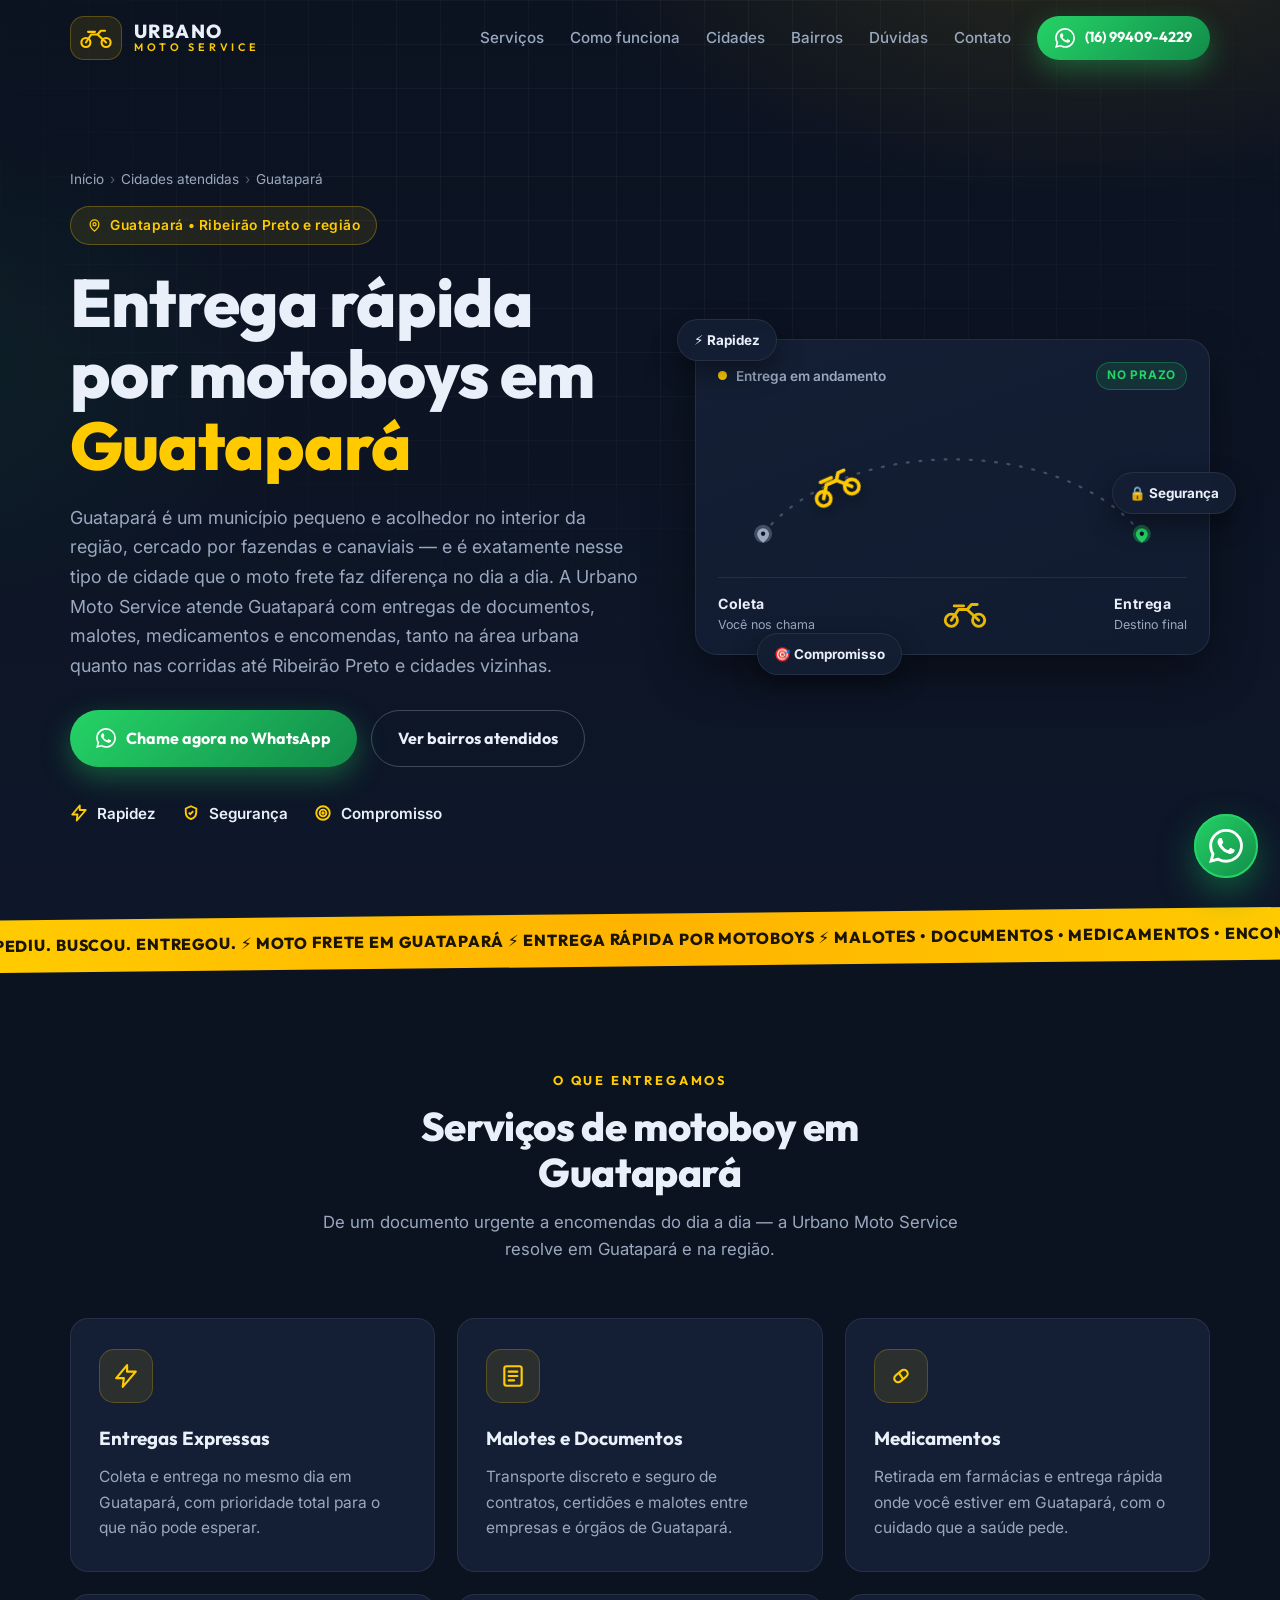
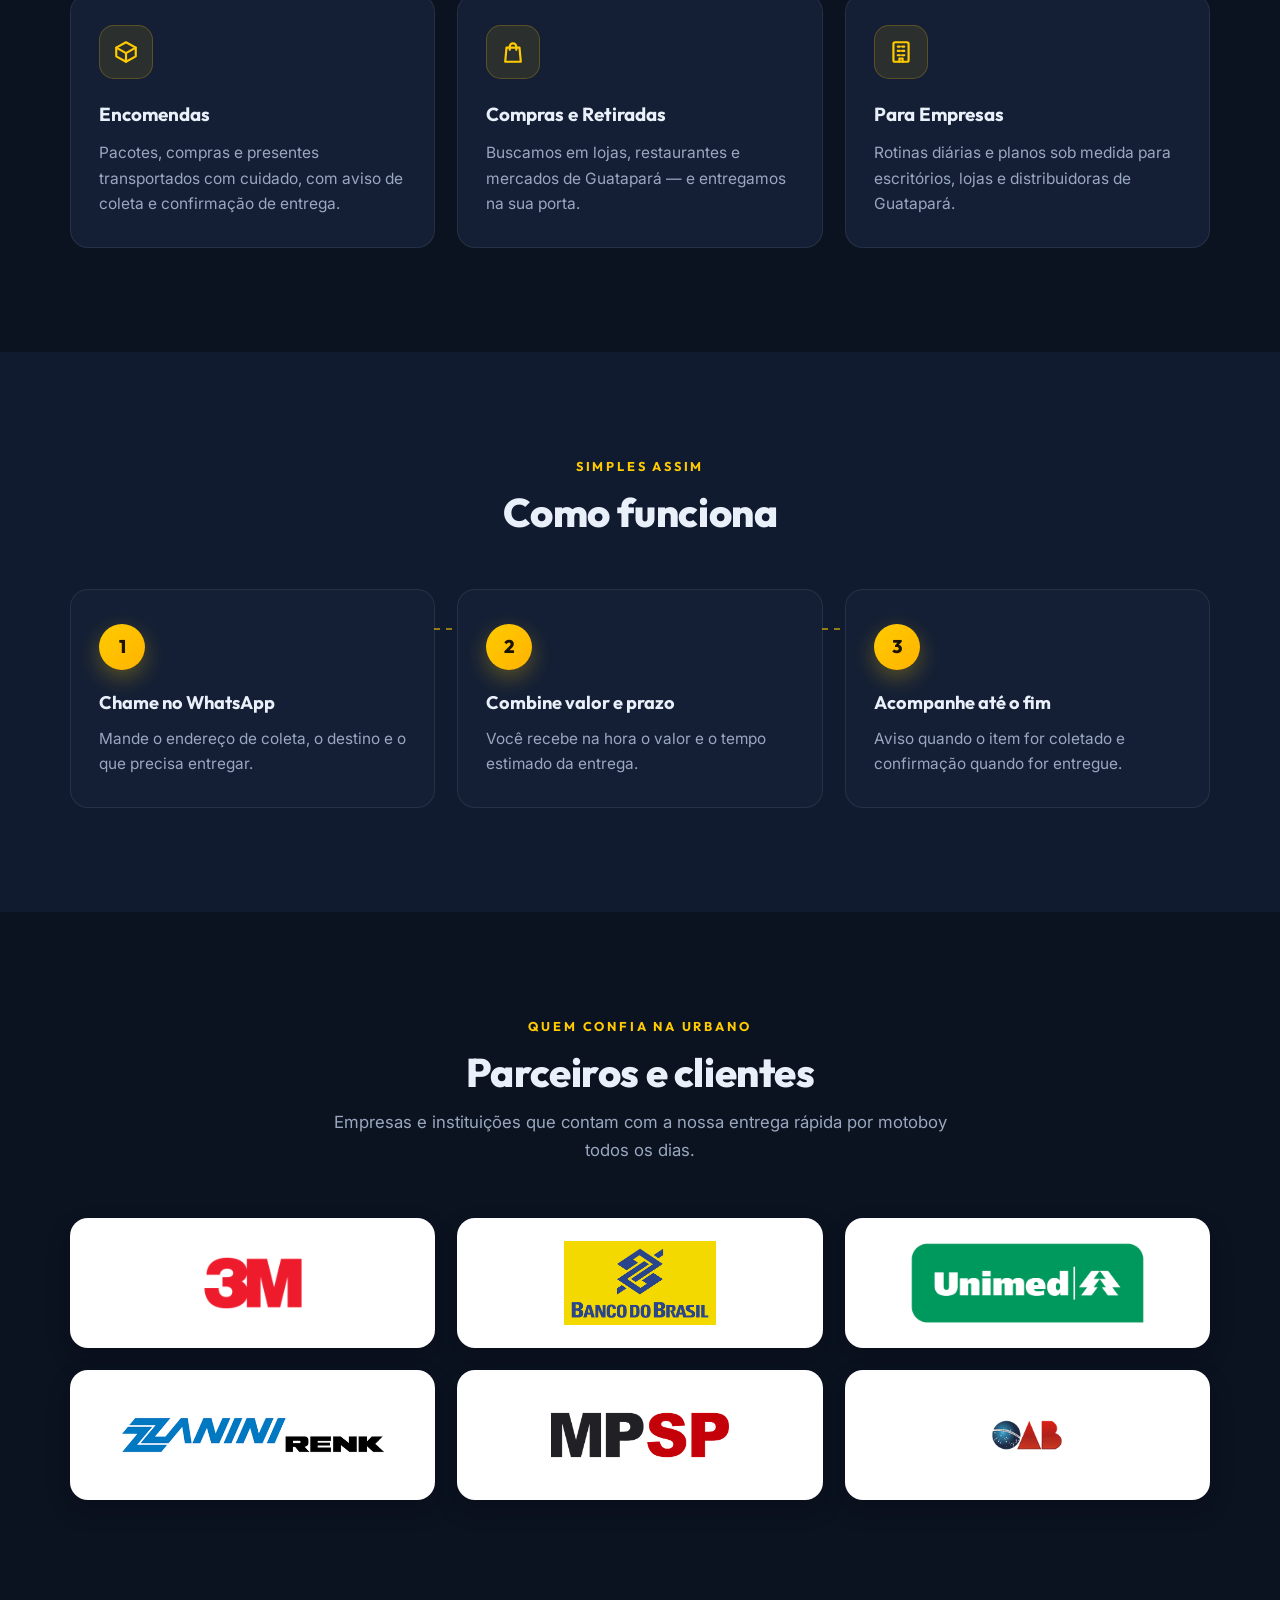
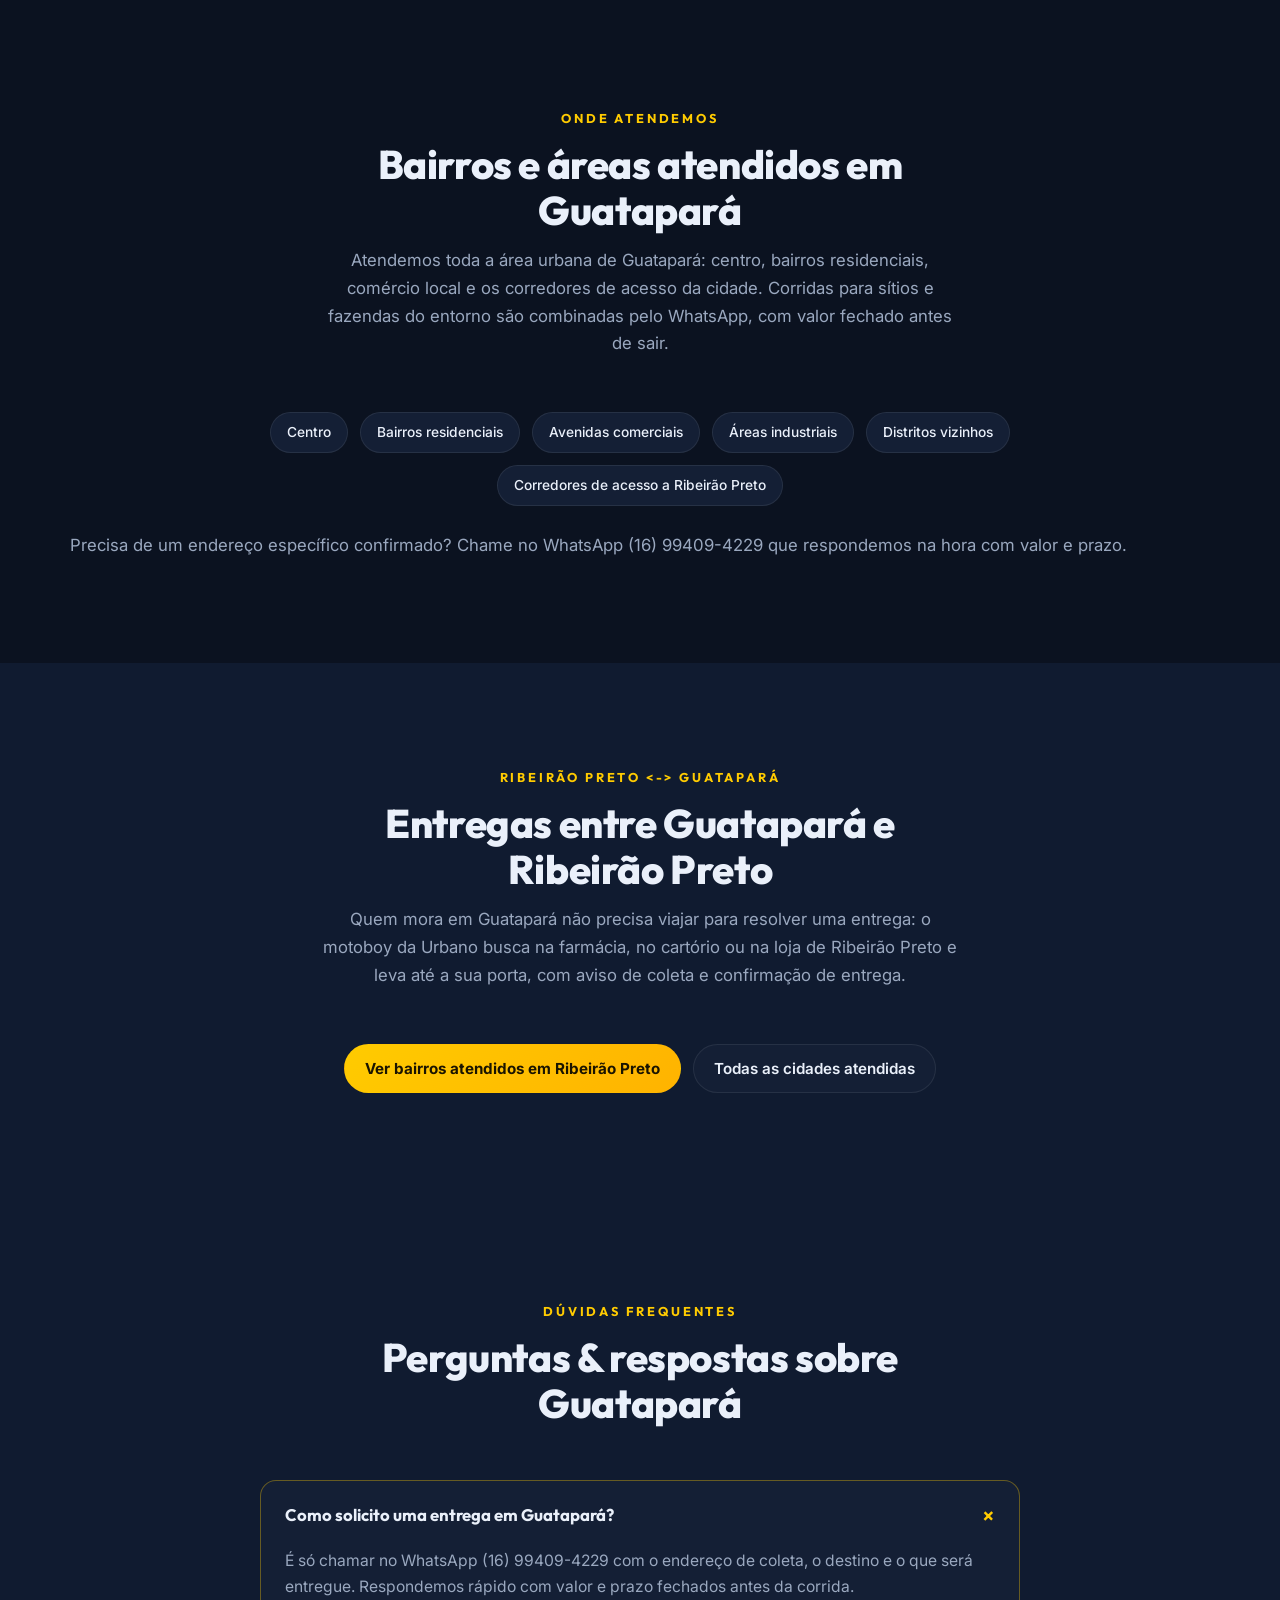
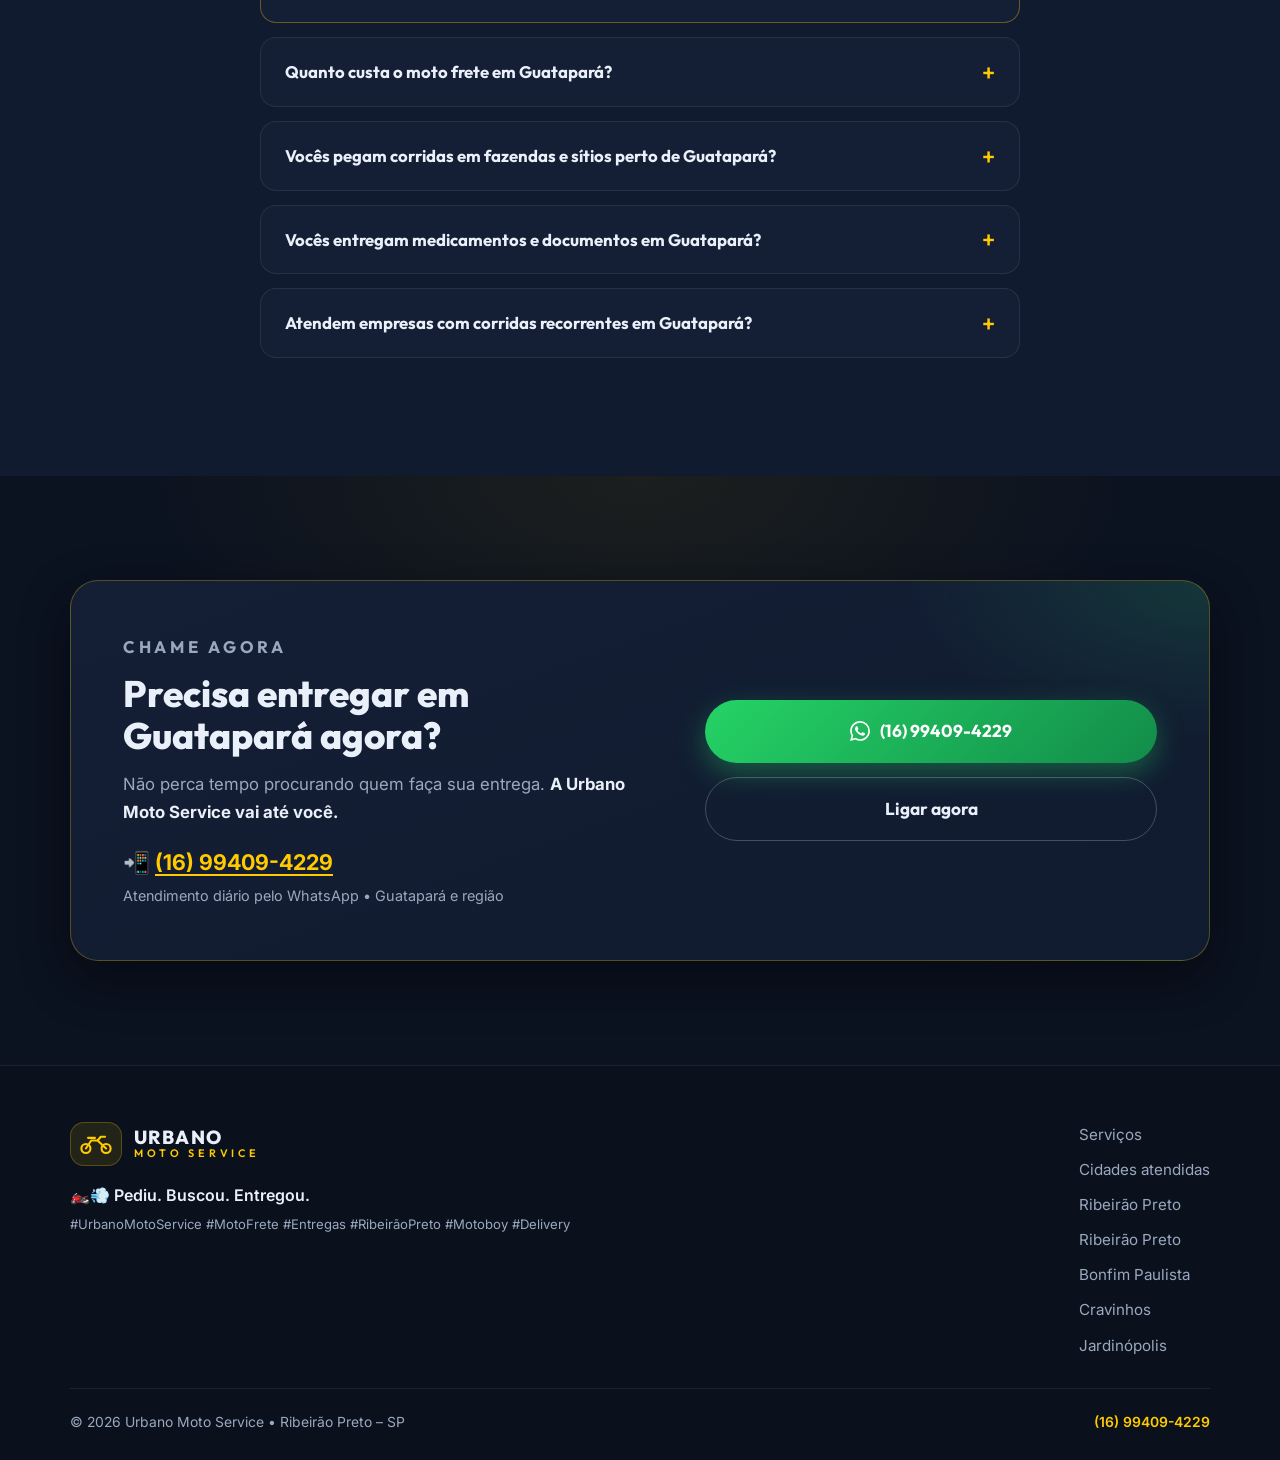
<file: entrega-rapida-por-motoboys-em-guatapara/index.html>
<!DOCTYPE html>
<html lang="pt-BR">
<head>
  <meta charset="UTF-8">
  <meta name="viewport" content="width=device-width, initial-scale=1.0">
  <title>Entrega Rápida por Motoboys em Guatapará | Urbano Moto Service</title>
  <meta name="description" content="Entrega rápida por motoboys em Guatapará e região: malotes, documentos, medicamentos e encomendas no mesmo dia. Chame no WhatsApp (16) 99409-4229.">
  <meta name="author" content="Urbano Moto Service">
  <meta name="robots" content="index, follow, max-image-preview:large, max-snippet:-1, max-video-preview:-1">
  <meta name="geo.region" content="BR-SP">
  <meta name="geo.placename" content="Guatapará">
  <meta name="theme-color" content="#0B1220">
  <link rel="canonical" href="https://entregasribeiraopreto.com.br/entrega-rapida-por-motoboys-em-guatapara/">
  <link rel="icon" href="data:image/svg+xml,%3Csvg xmlns='http://www.w3.org/2000/svg' viewBox='0 0 64 64'%3E%3Crect width='64' height='64' rx='14' fill='%23FFCB00'/%3E%3Ccircle cx='18' cy='42' r='9' fill='none' stroke='%230B1220' stroke-width='5'/%3E%3Ccircle cx='47' cy='42' r='9' fill='none' stroke='%230B1220' stroke-width='5'/%3E%3Cpath d='M18 42 27 26h11l9 16' fill='none' stroke='%230B1220' stroke-width='5' stroke-linecap='round' stroke-linejoin='round'/%3E%3Cpath d='M38 26l5-8h7' fill='none' stroke='%230B1220' stroke-width='5' stroke-linecap='round'/%3E%3C/svg%3E">

  <meta property="og:type" content="website">
  <meta property="og:site_name" content="Urbano Moto Service">
  <meta property="og:title" content="Entrega Rápida por Motoboys em Guatapará | Urbano Moto Service">
  <meta property="og:description" content="Pediu. Buscou. Entregou. Motoboy em Guatapará com rapidez, segurança e compromisso. WhatsApp (16) 99409-4229.">
  <meta property="og:url" content="https://entregasribeiraopreto.com.br/entrega-rapida-por-motoboys-em-guatapara/">
  <meta property="og:locale" content="pt_BR">
  <meta property="og:image" content="https://entregasribeiraopreto.com.br/og-image.png">
  <meta property="og:image:type" content="image/png">
  <meta property="og:image:width" content="1200">
  <meta property="og:image:height" content="630">
  <meta property="og:image:alt" content="Urbano Moto Service — entregas de moto em Guatapará e região. Pediu. Buscou. Entregou.">

  <meta name="twitter:card" content="summary_large_image">
  <meta name="twitter:title" content="Entrega Rápida por Motoboys em Guatapará | Urbano Moto Service">
  <meta name="twitter:description" content="Pediu. Buscou. Entregou. Motoboy em Guatapará com rapidez, segurança e compromisso.">

  <link rel="preconnect" href="https://fonts.googleapis.com">
  <link rel="preconnect" href="https://fonts.gstatic.com" crossorigin>
  <link href="https://fonts.googleapis.com/css2?family=Inter:wght@400;500;600&family=Outfit:wght@500;600;700;800&display=swap" rel="stylesheet">
  <link rel="stylesheet" href="/css/style.css">

  <script type="application/ld+json">
  {
  "@context": "https://schema.org",
  "@type": "LocalBusiness",
  "@id": "https://entregasribeiraopreto.com.br/entrega-rapida-por-motoboys-em-guatapara/#business",
  "name": "Urbano Moto Service",
  "alternateName": "Urbano Moto",
  "description": "Entrega rápida por motoboys em Guatapará e região: malotes, documentos, medicamentos e encomendas no mesmo dia. Chame no WhatsApp (16) 99409-4229.",
  "slogan": "Pediu. Buscou. Entregou.",
  "telephone": "+5516994094229",
  "url": "https://entregasribeiraopreto.com.br/entrega-rapida-por-motoboys-em-guatapara/",
  "image": "https://entregasribeiraopreto.com.br/og-image.png",
  "logo": "https://entregasribeiraopreto.com.br/og-image.png",
  "priceRange": "$",
  "address": {
    "@type": "PostalAddress",
    "streetAddress": "Rua Milton José Robusti, 75",
    "addressLocality": "Ribeirão Preto",
    "addressRegion": "SP",
    "postalCode": "14021-613",
    "addressCountry": "BR"
  },
  "areaServed": {
    "@type": "City",
    "name": "Guatapará"
  },
  "contactPoint": {
    "@type": "ContactPoint",
    "contactType": "customer service",
    "telephone": "+5516994094229",
    "url": "https://wa.me/5516994094229",
    "availableLanguage": [
      "pt-BR"
    ]
  }
}
  </script>
  <script type="application/ld+json">
  {
  "@context": "https://schema.org",
  "@type": "BreadcrumbList",
  "itemListElement": [
    {
      "@type": "ListItem",
      "position": 1,
      "name": "Início",
      "item": "https://entregasribeiraopreto.com.br/"
    },
    {
      "@type": "ListItem",
      "position": 2,
      "name": "Cidades atendidas",
      "item": "https://entregasribeiraopreto.com.br/cidades-atendidas/"
    },
    {
      "@type": "ListItem",
      "position": 3,
      "name": "Guatapará",
      "item": "https://entregasribeiraopreto.com.br/entrega-rapida-por-motoboys-em-guatapara/"
    }
  ]
}
  </script>
  <script type="application/ld+json">
  {
  "@context": "https://schema.org",
  "@type": "FAQPage",
  "@id": "https://entregasribeiraopreto.com.br/entrega-rapida-por-motoboys-em-guatapara/#faq",
  "mainEntity": [
    {
      "@type": "Question",
      "name": "Como solicito uma entrega em Guatapará?",
      "acceptedAnswer": {
        "@type": "Answer",
        "text": "É só chamar no WhatsApp (16) 99409-4229 com o endereço de coleta, o destino e o que será entregue. Respondemos rápido com valor e prazo fechados antes da corrida."
      }
    },
    {
      "@type": "Question",
      "name": "Quanto custa o moto frete em Guatapará?",
      "acceptedAnswer": {
        "@type": "Answer",
        "text": "O valor depende da distância e do tipo de item. Mande os endereços no WhatsApp (16) 99409-4229 e você recebe o preço fechado na hora, sem surpresa."
      }
    },
    {
      "@type": "Question",
      "name": "Vocês pegam corridas em fazendas e sítios perto de Guatapará?",
      "acceptedAnswer": {
        "@type": "Answer",
        "text": "Sim, conforme combinação. Mande a localização e o que precisa ser transportado no WhatsApp; avaliamos o acesso e enviamos o valor fechado antes da corrida."
      }
    },
    {
      "@type": "Question",
      "name": "Vocês entregam medicamentos e documentos em Guatapará?",
      "acceptedAnswer": {
        "@type": "Answer",
        "text": "Sim. Malotes, documentos, medicamentos, encomendas e compras — sempre com conferência na coleta e na entrega, e aviso pelo WhatsApp em cada etapa."
      }
    },
    {
      "@type": "Question",
      "name": "Atendem empresas com corridas recorrentes em Guatapará?",
      "acceptedAnswer": {
        "@type": "Answer",
        "text": "Sim. Montamos rotinas diárias e planos sob medida para escritórios, lojas, clínicas e distribuidoras. Fale com a gente pelo WhatsApp para montar o seu plano."
      }
    }
  ]
}
  </script>
  <!-- Google Tag Manager -->
  <script>(function(w,d,s,l,i){w[l]=w[l]||[];w[l].push({'gtm.start':
new Date().getTime(),event:'gtm.js'});var f=d.getElementsByTagName(s)[0],
j=d.createElement(s),dl=l!='dataLayer'?'&l='+l:'';j.async=true;j.src=
'https://www.googletagmanager.com/gtm.js?id='+i+dl;f.parentNode.insertBefore(j,f);
})(window,document,'script','dataLayer','GTM-KXH9SXRH');</script>
  <!-- End Google Tag Manager -->
</head>
<body id="inicio">
<!-- Google Tag Manager (noscript) -->
<noscript><iframe src="https://www.googletagmanager.com/ns.html?id=GTM-KXH9SXRH"
height="0" width="0" style="display:none;visibility:hidden"></iframe></noscript>
<!-- End Google Tag Manager (noscript) -->

  <header class="header" id="header">
    <div class="container header-inner">
      <a href="/" class="brand" aria-label="Urbano Moto Service — início">
        <span class="brand-badge"><svg viewBox="0 0 64 44" fill="none" stroke="currentColor" stroke-width="4" stroke-linecap="round" stroke-linejoin="round" aria-hidden="true"><circle cx="13" cy="31" r="8.5"/><circle cx="51" cy="31" r="8.5"/><path d="M13 31 L23 16 H35 L51 31"/><path d="M35 16 L41 9 H49"/><path d="M17 11 H30"/></svg></span>
        <span class="brand-text">
          <strong>URBANO</strong>
          <small>MOTO SERVICE</small>
        </span>
      </a>
      <nav class="nav" id="nav" aria-label="Navegação principal">
        <a href="/#servicos">Serviços</a>
        <a href="/#como-funciona">Como funciona</a>
        <a href="/cidades-atendidas/">Cidades</a>
        <a href="#bairros">Bairros</a>
        <a href="#faq">Dúvidas</a>
        <a href="#contato">Contato</a>
        <a class="btn btn-wa btn-sm nav-cta" target="_blank" rel="noopener" href="https://wa.me/5516994094229?text=Ol%C3%A1%21%20Vim%20pelo%20site%20da%20Urbano%20Moto%20Service%20e%20quero%20solicitar%20uma%20entrega%20em%20Guatapar%C3%A1.">
          <svg viewBox="0 0 24 24" aria-hidden="true"><path fill="currentColor" d="M17.472 14.382c-.297-.149-1.758-.867-2.03-.967-.273-.099-.471-.148-.67.15-.197.297-.767.966-.94 1.164-.173.199-.347.223-.644.075-.297-.15-1.255-.463-2.39-1.475-.883-.788-1.48-1.761-1.653-2.059-.173-.297-.018-.458.13-.606.134-.133.298-.347.446-.52.149-.174.198-.298.298-.497.099-.198.05-.371-.025-.52-.075-.149-.669-1.612-.916-2.207-.242-.579-.487-.5-.669-.51-.173-.008-.371-.01-.57-.01-.198 0-.52.074-.792.372-.272.297-1.04 1.016-1.04 2.479 0 1.462 1.065 2.875 1.213 3.074.149.198 2.096 3.2 5.077 4.487.709.306 1.262.489 1.694.625.712.227 1.36.195 1.871.118.571-.085 1.758-.719 2.006-1.413.248-.694.248-1.289.173-1.413-.074-.124-.272-.198-.57-.347m-5.421 7.403h-.004a9.87 9.87 0 0 1-5.031-1.378l-.361-.214-3.741.982.998-3.648-.235-.374a9.86 9.86 0 0 1-1.51-5.26c.001-5.45 4.436-9.884 9.888-9.884 2.64 0 5.122 1.03 6.988 2.898a9.825 9.825 0 0 1 2.893 6.994c-.003 5.45-4.437 9.884-9.885 9.884m8.413-18.297A11.815 11.815 0 0 0 12.05 0C5.495 0 .16 5.335.157 11.892c0 2.096.547 4.142 1.588 5.945L.057 24l6.305-1.654a11.882 11.882 0 0 0 5.683 1.448h.005c6.554 0 11.89-5.335 11.893-11.893a11.821 11.821 0 0 0-3.48-8.413Z"/></svg>
          (16) 99409-4229
        </a>
      </nav>
      <button class="nav-toggle" id="nav-toggle" aria-label="Abrir menu" aria-expanded="false" aria-controls="nav">
        <span></span><span></span><span></span>
      </button>
    </div>
  </header>

  <main>
    <!-- ===================== HERO ===================== -->
    <section class="hero">
      <div class="hero-bg" aria-hidden="true"></div>
      <div class="container hero-grid">
        <div class="hero-copy">
                      <nav class="breadcrumbs" aria-label="Você está aqui">
              <a href="/">Início</a><span class="bc-sep">›</span>
              <a href="/cidades-atendidas/">Cidades atendidas</a><span class="bc-sep">›</span>
              <span>Guatapará</span>
            </nav>
          <p class="hero-tag"><svg viewBox="0 0 24 24" fill="none" stroke="currentColor" stroke-width="2" aria-hidden="true"><path d="M12 21s-7-5.5-7-11a7 7 0 0 1 14 0c0 5.5-7 11-7 11z"/><circle cx="12" cy="10" r="2.5"/></svg> Guatapará • Ribeirão Preto e região</p>
          <h1>Entrega rápida por motoboys em <em>Guatapará</em></h1>
          <p class="hero-sub">
            Guatapará é um município pequeno e acolhedor no interior da região, cercado por fazendas e canaviais — e é exatamente nesse tipo de cidade que o moto frete faz diferença no dia a dia. A Urbano Moto Service atende Guatapará com entregas de documentos, malotes, medicamentos e encomendas, tanto na área urbana quanto nas corridas até Ribeirão Preto e cidades vizinhas.
          </p>
          <div class="hero-actions">
            <a class="btn btn-wa" target="_blank" rel="noopener" href="https://wa.me/5516994094229?text=Ol%C3%A1%21%20Vim%20pelo%20site%20da%20Urbano%20Moto%20Service%20e%20quero%20solicitar%20uma%20entrega%20em%20Guatapar%C3%A1.">
              <svg viewBox="0 0 24 24" aria-hidden="true"><path fill="currentColor" d="M17.472 14.382c-.297-.149-1.758-.867-2.03-.967-.273-.099-.471-.148-.67.15-.197.297-.767.966-.94 1.164-.173.199-.347.223-.644.075-.297-.15-1.255-.463-2.39-1.475-.883-.788-1.48-1.761-1.653-2.059-.173-.297-.018-.458.13-.606.134-.133.298-.347.446-.52.149-.174.198-.298.298-.497.099-.198.05-.371-.025-.52-.075-.149-.669-1.612-.916-2.207-.242-.579-.487-.5-.669-.51-.173-.008-.371-.01-.57-.01-.198 0-.52.074-.792.372-.272.297-1.04 1.016-1.04 2.479 0 1.462 1.065 2.875 1.213 3.074.149.198 2.096 3.2 5.077 4.487.709.306 1.262.489 1.694.625.712.227 1.36.195 1.871.118.571-.085 1.758-.719 2.006-1.413.248-.694.248-1.289.173-1.413-.074-.124-.272-.198-.57-.347m-5.421 7.403h-.004a9.87 9.87 0 0 1-5.031-1.378l-.361-.214-3.741.982.998-3.648-.235-.374a9.86 9.86 0 0 1-1.51-5.26c.001-5.45 4.436-9.884 9.888-9.884 2.64 0 5.122 1.03 6.988 2.898a9.825 9.825 0 0 1 2.893 6.994c-.003 5.45-4.437 9.884-9.885 9.884m8.413-18.297A11.815 11.815 0 0 0 12.05 0C5.495 0 .16 5.335.157 11.892c0 2.096.547 4.142 1.588 5.945L.057 24l6.305-1.654a11.882 11.882 0 0 0 5.683 1.448h.005c6.554 0 11.89-5.335 11.893-11.893a11.821 11.821 0 0 0-3.48-8.413Z"/></svg>
              Chame agora no WhatsApp
            </a>
            <a class="btn btn-ghost" href="#bairros">Ver bairros atendidos</a>
          </div>
          <ul class="hero-feats">
            <li><svg viewBox="0 0 24 24" fill="none" stroke="currentColor" stroke-width="2.5" aria-hidden="true"><path d="M13 2 3 14h7l-1 8 12-14h-8l0-6z" stroke-linejoin="round"/></svg> Rapidez</li>
            <li><svg viewBox="0 0 24 24" fill="none" stroke="currentColor" stroke-width="2.5" aria-hidden="true"><path d="M12 3l7 3v5c0 5-3.5 8-7 9-3.5-1-7-4-7-9V6l7-3z"/><path d="M9 11.5l2 2 4-4"/></svg> Segurança</li>
            <li><svg viewBox="0 0 24 24" fill="none" stroke="currentColor" stroke-width="2.5" aria-hidden="true"><circle cx="12" cy="12" r="9"/><circle cx="12" cy="12" r="4.5"/><circle cx="12" cy="12" r="1" fill="currentColor"/></svg> Compromisso</li>
          </ul>
        </div>

        <div class="hero-visual" aria-hidden="true">
          <div class="route-card">
            <div class="route-card-head">
              <span class="route-dot"></span> Entrega em andamento
              <span class="route-eta">no prazo</span>
            </div>
            <svg class="route-svg" viewBox="0 0 520 210">
              <path class="route-path" d="M50 155 C140 45 380 45 470 155" />
              <g class="pin pin-start" transform="translate(50,155)">
                <circle class="pulse" r="10"/>
                <path d="M0 10c-4.4-3.6-6.6-6.4-6.6-9.4a6.6 6.6 0 1 1 13.2 0c0 3-2.2 5.8-6.6 9.4z"/>
                <circle cx="0" cy="0" r="2.4"/>
              </g>
              <g class="pin pin-end" transform="translate(470,155)">
                <circle class="pulse" r="10"/>
                <path d="M0 10c-4.4-3.6-6.6-6.4-6.6-9.4a6.6 6.6 0 1 1 13.2 0c0 3-2.2 5.8-6.6 9.4z"/>
                <circle cx="0" cy="0" r="2.4"/>
              </g>
              <g class="moto-rider">
                <animateMotion dur="9s" repeatCount="indefinite" rotate="auto" path="M50 155 C140 45 380 45 470 155"/>
                <g fill="none" stroke="#FFCB00" stroke-width="4" stroke-linecap="round" stroke-linejoin="round">
                  <circle cx="-17" cy="12" r="8"/>
                  <circle cx="17" cy="12" r="8"/>
                  <path d="M-17 12 L-8 -1 H4 L17 12"/>
                  <path d="M4 -1 L9 -8 H16"/>
                  <path d="M-13 -6 H0"/>
                </g>
              </g>
            </svg>
            <div class="route-card-foot">
              <div><strong>Coleta</strong><span>Você nos chama</span></div>
              <div class="route-card-foot-mid"><svg viewBox="0 0 64 44" fill="none" stroke="#FFCB00" stroke-width="4" stroke-linecap="round" stroke-linejoin="round"><circle cx="13" cy="31" r="8.5"/><circle cx="51" cy="31" r="8.5"/><path d="M13 31 L23 16 H35 L51 31"/><path d="M35 16 L41 9 H49"/><path d="M17 11 H30"/></svg></div>
              <div><strong>Entrega</strong><span>Destino final</span></div>
            </div>
          </div>
          <div class="chip chip-1">⚡ Rapidez</div>
          <div class="chip chip-2">🔒 Segurança</div>
          <div class="chip chip-3">🎯 Compromisso</div>
        </div>
      </div>
    </section>

    <!-- ===================== MARQUEE ===================== -->
    <div class="marquee" aria-hidden="true">
      <div class="marquee-track">
        <span>Pediu. Buscou. Entregou. ⚡ Moto frete em Guatapará ⚡ Entrega rápida por motoboys ⚡ Malotes • Documentos • Medicamentos • Encomendas ⚡</span>
        <span>Pediu. Buscou. Entregou. ⚡ Moto frete em Guatapará ⚡ Entrega rápida por motoboys ⚡ Malotes • Documentos • Medicamentos • Encomendas ⚡</span>
      </div>
    </div>

    <!-- ===================== SERVIÇOS ===================== -->
    <section class="section" id="servicos">
      <div class="container">
        <div class="section-head reveal">
          <p class="kicker">O que entregamos</p>
          <h2>Serviços de motoboy em Guatapará</h2>
          <p class="section-sub">De um documento urgente a encomendas do dia a dia — a Urbano Moto Service resolve em Guatapará e na região.</p>
        </div>
        <div class="grid grid-3">
          <article class="card reveal">
            <div class="card-icon"><svg viewBox="0 0 24 24" fill="none" stroke="currentColor" stroke-width="2" stroke-linecap="round" stroke-linejoin="round" aria-hidden="true"><path d="M13 2 3 14h7l-1 8 12-14h-8l0-6z"/></svg></div>
            <h3>Entregas Expressas</h3>
            <p>Coleta e entrega no mesmo dia em Guatapará, com prioridade total para o que não pode esperar.</p>
          </article>
          <article class="card reveal">
            <div class="card-icon"><svg viewBox="0 0 24 24" fill="none" stroke="currentColor" stroke-width="2" stroke-linecap="round" stroke-linejoin="round" aria-hidden="true"><rect x="4" y="3" width="16" height="18" rx="2"/><path d="M8 8h8M8 12h8M8 16h5"/></svg></div>
            <h3>Malotes e Documentos</h3>
            <p>Transporte discreto e seguro de contratos, certidões e malotes entre empresas e órgãos de Guatapará.</p>
          </article>
          <article class="card reveal">
            <div class="card-icon"><svg viewBox="0 0 24 24" fill="none" stroke="currentColor" stroke-width="2" stroke-linecap="round" stroke-linejoin="round" aria-hidden="true"><rect x="5" y="8.5" width="14" height="7" rx="3.5" transform="rotate(-40 12 12)"/><path d="M10.2 9.3l3.6 5.4"/></svg></div>
            <h3>Medicamentos</h3>
            <p>Retirada em farmácias e entrega rápida onde você estiver em Guatapará, com o cuidado que a saúde pede.</p>
          </article>
          <article class="card reveal">
            <div class="card-icon"><svg viewBox="0 0 24 24" fill="none" stroke="currentColor" stroke-width="2" stroke-linecap="round" stroke-linejoin="round" aria-hidden="true"><path d="M21 8l-9-5-9 5v8l9 5 9-5z"/><path d="M3 8l9 5 9-5M12 13v8"/></svg></div>
            <h3>Encomendas</h3>
            <p>Pacotes, compras e presentes transportados com cuidado, com aviso de coleta e confirmação de entrega.</p>
          </article>
          <article class="card reveal">
            <div class="card-icon"><svg viewBox="0 0 24 24" fill="none" stroke="currentColor" stroke-width="2" stroke-linecap="round" stroke-linejoin="round" aria-hidden="true"><path d="M6 8h12l1.2 13H4.8L6 8z"/><path d="M9 10V7a3 3 0 0 1 6 0v3"/></svg></div>
            <h3>Compras e Retiradas</h3>
            <p>Buscamos em lojas, restaurantes e mercados de Guatapará — e entregamos na sua porta.</p>
          </article>
          <article class="card reveal">
            <div class="card-icon"><svg viewBox="0 0 24 24" fill="none" stroke="currentColor" stroke-width="2" stroke-linecap="round" stroke-linejoin="round" aria-hidden="true"><rect x="5" y="3" width="14" height="18" rx="1.5"/><path d="M9 7h2M13 7h2M9 11h2M13 11h2M9 15h2M13 15h2M10.5 21v-3h3v3"/></svg></div>
            <h3>Para Empresas</h3>
            <p>Rotinas diárias e planos sob medida para escritórios, lojas e distribuidoras de Guatapará.</p>
          </article>
        </div>
      </div>
    </section>

    <!-- ===================== COMO FUNCIONA ===================== -->
    <section class="section section-alt" id="como-funciona">
      <div class="container">
        <div class="section-head reveal">
          <p class="kicker">Simples assim</p>
          <h2>Como funciona</h2>
        </div>
        <ol class="steps">
          <li class="step reveal">
            <span class="step-num">1</span>
            <h3>Chame no WhatsApp</h3>
            <p>Mande o endereço de coleta, o destino e o que precisa entregar.</p>
          </li>
          <li class="step reveal">
            <span class="step-num">2</span>
            <h3>Combine valor e prazo</h3>
            <p>Você recebe na hora o valor e o tempo estimado da entrega.</p>
          </li>
          <li class="step reveal">
            <span class="step-num">3</span>
            <h3>Acompanhe até o fim</h3>
            <p>Aviso quando o item for coletado e confirmação quando for entregue.</p>
          </li>
        </ol>
      </div>
    </section>

    <!-- ===================== PARCEIROS ===================== -->
    <section class="section" id="parceiros">
      <div class="container">
        <div class="section-head reveal">
          <p class="kicker">Quem confia na Urbano</p>
          <h2>Parceiros e clientes</h2>
          <p class="section-sub">Empresas e instituições que contam com a nossa entrega rápida por motoboy todos os dias.</p>
        </div>
        <div class="grid grid-3 partner-grid">
          <article class="partner reveal"><img src="/img/parceiros/parceiro-3m.png" alt="Logomarca da 3M" loading="lazy" width="600" height="400"></article>
          <article class="partner reveal"><img src="/img/parceiros/parceiro-banco-do-brasil.png" alt="Logomarca do Banco do Brasil" loading="lazy" width="600" height="333"></article>
          <article class="partner reveal"><img src="/img/parceiros/parceiro-unimed.png" alt="Logomarca da Unimed" loading="lazy" width="600" height="213"></article>
          <article class="partner reveal"><img src="/img/parceiros/parceiro-zanini-renk.png" alt="Logomarca da Zanini Renk" loading="lazy" width="600" height="160"></article>
          <article class="partner reveal"><img src="/img/parceiros/parceiro-mpsp.png" alt="Logomarca do Ministério Público do Estado de São Paulo (MP-SP)" loading="lazy" width="600" height="283"></article>
          <article class="partner reveal"><img src="/img/parceiros/parceiro-oab.png" alt="Logomarca da OAB — Ordem dos Advogados do Brasil" loading="lazy" width="244" height="244"></article>
        </div>
      </div>
    </section>

    <!-- ===================== BAIRROS ===================== -->
    <section class="section" id="bairros">
      <div class="container">
        <div class="section-head reveal">
          <p class="kicker">Onde atendemos</p>
          <h2>Bairros e áreas atendidos em Guatapará</h2>
          <p class="section-sub">Atendemos toda a área urbana de Guatapará: centro, bairros residenciais, comércio local e os corredores de acesso da cidade. Corridas para sítios e fazendas do entorno são combinadas pelo WhatsApp, com valor fechado antes de sair.</p>
        </div>
        <ul class="chips reveal">
          <li class="chip-city chip-bairro">Centro</li>
          <li class="chip-city chip-bairro">Bairros residenciais</li>
          <li class="chip-city chip-bairro">Avenidas comerciais</li>
          <li class="chip-city chip-bairro">Áreas industriais</li>
          <li class="chip-city chip-bairro">Distritos vizinhos</li>
          <li class="chip-city chip-bairro">Corredores de acesso a Ribeirão Preto</li>
        </ul>
        <p class="section-sub reveal" style="margin-top:26px;">Precisa de um endereço específico confirmado? Chame no WhatsApp (16) 99409-4229 que respondemos na hora com valor e prazo.</p>
      </div>
    </section>

    <!-- ===================== ENTREGAS INTERCIDADE ===================== -->
    <section class="section section-alt" id="intercidade">
      <div class="container container-narrow">
        <div class="section-head reveal">
          <p class="kicker">Ribeirão Preto &lt;-&gt; Guatapará</p>
          <h2>Entregas entre Guatapará e Ribeirão Preto</h2>
          <p class="section-sub">Quem mora em Guatapará não precisa viajar para resolver uma entrega: o motoboy da Urbano busca na farmácia, no cartório ou na loja de Ribeirão Preto e leva até a sua porta, com aviso de coleta e confirmação de entrega.</p>
        </div>
        <ul class="chips reveal">
          <li class="chip-city chip-city-main"><a href="/entrega-rapida-por-motoboys-em-ribeirao-preto/">Ver bairros atendidos em Ribeirão Preto</a></li>
          <li class="chip-city"><a href="/cidades-atendidas/">Todas as cidades atendidas</a></li>
        </ul>
      </div>
    </section>

    <!-- ===================== FAQ ===================== -->
    <section class="section section-alt" id="faq">
      <div class="container container-narrow">
        <div class="section-head reveal">
          <p class="kicker">Dúvidas frequentes</p>
          <h2>Perguntas &amp; respostas sobre Guatapará</h2>
        </div>
        <details class="faq reveal" open>
          <summary>Como solicito uma entrega em Guatapará?</summary>
          <p>É só chamar no WhatsApp (16) 99409-4229 com o endereço de coleta, o destino e o que será entregue. Respondemos rápido com valor e prazo fechados antes da corrida.</p>
        </details>
        <details class="faq reveal">
          <summary>Quanto custa o moto frete em Guatapará?</summary>
          <p>O valor depende da distância e do tipo de item. Mande os endereços no WhatsApp (16) 99409-4229 e você recebe o preço fechado na hora, sem surpresa.</p>
        </details>
        <details class="faq reveal">
          <summary>Vocês pegam corridas em fazendas e sítios perto de Guatapará?</summary>
          <p>Sim, conforme combinação. Mande a localização e o que precisa ser transportado no WhatsApp; avaliamos o acesso e enviamos o valor fechado antes da corrida.</p>
        </details>
        <details class="faq reveal">
          <summary>Vocês entregam medicamentos e documentos em Guatapará?</summary>
          <p>Sim. Malotes, documentos, medicamentos, encomendas e compras — sempre com conferência na coleta e na entrega, e aviso pelo WhatsApp em cada etapa.</p>
        </details>
        <details class="faq reveal">
          <summary>Atendem empresas com corridas recorrentes em Guatapará?</summary>
          <p>Sim. Montamos rotinas diárias e planos sob medida para escritórios, lojas, clínicas e distribuidoras. Fale com a gente pelo WhatsApp para montar o seu plano.</p>
        </details>
      </div>
    </section>

    <!-- ===================== CONTATO ===================== -->
    <section class="section contact" id="contato">
      <div class="container">
        <div class="contact-card reveal">
          <div class="contact-copy">
            <p class="kicker kicker-light">Chame agora</p>
            <h2>Precisa entregar em Guatapará agora?</h2>
            <p>Não perca tempo procurando quem faça sua entrega. <strong>A Urbano Moto Service vai até você.</strong></p>
            <p class="contact-phone">📲 <a href="tel:+5516994094229">(16) 99409-4229</a></p>
            <p class="contact-hours">Atendimento diário pelo WhatsApp • Guatapará e região</p>
          </div>
          <div class="contact-actions">
            <a class="btn btn-wa btn-lg" target="_blank" rel="noopener" href="https://wa.me/5516994094229?text=Ol%C3%A1%21%20Vim%20pelo%20site%20da%20Urbano%20Moto%20Service%20e%20quero%20solicitar%20uma%20entrega%20em%20Guatapar%C3%A1.">
              <svg viewBox="0 0 24 24" aria-hidden="true"><path fill="currentColor" d="M17.472 14.382c-.297-.149-1.758-.867-2.03-.967-.273-.099-.471-.148-.67.15-.197.297-.767.966-.94 1.164-.173.199-.347.223-.644.075-.297-.15-1.255-.463-2.39-1.475-.883-.788-1.48-1.761-1.653-2.059-.173-.297-.018-.458.13-.606.134-.133.298-.347.446-.52.149-.174.198-.298.298-.497.099-.198.05-.371-.025-.52-.075-.149-.669-1.612-.916-2.207-.242-.579-.487-.5-.669-.51-.173-.008-.371-.01-.57-.01-.198 0-.52.074-.792.372-.272.297-1.04 1.016-1.04 2.479 0 1.462 1.065 2.875 1.213 3.074.149.198 2.096 3.2 5.077 4.487.709.306 1.262.489 1.694.625.712.227 1.36.195 1.871.118.571-.085 1.758-.719 2.006-1.413.248-.694.248-1.289.173-1.413-.074-.124-.272-.198-.57-.347m-5.421 7.403h-.004a9.87 9.87 0 0 1-5.031-1.378l-.361-.214-3.741.982.998-3.648-.235-.374a9.86 9.86 0 0 1-1.51-5.26c.001-5.45 4.436-9.884 9.888-9.884 2.64 0 5.122 1.03 6.988 2.898a9.825 9.825 0 0 1 2.893 6.994c-.003 5.45-4.437 9.884-9.885 9.884m8.413-18.297A11.815 11.815 0 0 0 12.05 0C5.495 0 .16 5.335.157 11.892c0 2.096.547 4.142 1.588 5.945L.057 24l6.305-1.654a11.882 11.882 0 0 0 5.683 1.448h.005c6.554 0 11.89-5.335 11.893-11.893a11.821 11.821 0 0 0-3.48-8.413Z"/></svg>
              (16) 99409-4229
            </a>
            <a class="btn btn-ghost btn-lg" href="tel:+5516994094229">Ligar agora</a>
          </div>
        </div>
      </div>
    </section>
  </main>

  <footer class="footer">
    <div class="container footer-inner">
      <div class="footer-brand">
        <a href="/" class="brand">
          <span class="brand-badge"><svg viewBox="0 0 64 44" fill="none" stroke="currentColor" stroke-width="4" stroke-linecap="round" stroke-linejoin="round" aria-hidden="true"><circle cx="13" cy="31" r="8.5"/><circle cx="51" cy="31" r="8.5"/><path d="M13 31 L23 16 H35 L51 31"/><path d="M35 16 L41 9 H49"/><path d="M17 11 H30"/></svg></span>
          <span class="brand-text"><strong>URBANO</strong><small>MOTO SERVICE</small></span>
        </a>
        <p class="footer-slogan">🏍️💨 Pediu. Buscou. Entregou.</p>
        <p class="footer-tags">#UrbanoMotoService #MotoFrete #Entregas #RibeirãoPreto #Motoboy #Delivery</p>
      </div>
      <nav class="footer-nav" aria-label="Links do rodapé">
        <a href="/#servicos">Serviços</a>
        <a href="/cidades-atendidas/">Cidades atendidas</a>
        <a href="/entrega-rapida-por-motoboys-em-ribeirao-preto/">Ribeirão Preto</a>
        <a href="/entrega-rapida-por-motoboys-em-ribeirao-preto/">Ribeirão Preto</a>
        <a href="/entrega-rapida-por-motoboys-em-bonfim-paulista/">Bonfim Paulista</a>
        <a href="/entrega-rapida-por-motoboys-em-cravinhos/">Cravinhos</a>
        <a href="/entrega-rapida-por-motoboys-em-jardinopolis/">Jardinópolis</a>
      </nav>
    </div>
    <div class="container footer-base">
      <p>© <span id="year">2026</span> Urbano Moto Service • Ribeirão Preto – SP</p>
      <p><a class="footer-phone" href="tel:+5516994094229">(16) 99409-4229</a></p>
    </div>
  </footer>

  <!-- ===================== WHATSAPP FLUTUANTE ===================== -->
  <a class="float-wa" target="_blank" rel="noopener" aria-label="Chame no WhatsApp: (16) 99409-4229"
     href="https://wa.me/5516994094229?text=Ol%C3%A1%21%20Vim%20pelo%20site%20da%20Urbano%20Moto%20Service%20e%20quero%20solicitar%20uma%20entrega%20em%20Guatapar%C3%A1.">
    <svg viewBox="0 0 24 24" aria-hidden="true"><path fill="currentColor" d="M17.472 14.382c-.297-.149-1.758-.867-2.03-.967-.273-.099-.471-.148-.67.15-.197.297-.767.966-.94 1.164-.173.199-.347.223-.644.075-.297-.15-1.255-.463-2.39-1.475-.883-.788-1.48-1.761-1.653-2.059-.173-.297-.018-.458.13-.606.134-.133.298-.347.446-.52.149-.174.198-.298.298-.497.099-.198.05-.371-.025-.52-.075-.149-.669-1.612-.916-2.207-.242-.579-.487-.5-.669-.51-.173-.008-.371-.01-.57-.01-.198 0-.52.074-.792.372-.272.297-1.04 1.016-1.04 2.479 0 1.462 1.065 2.875 1.213 3.074.149.198 2.096 3.2 5.077 4.487.709.306 1.262.489 1.694.625.712.227 1.36.195 1.871.118.571-.085 1.758-.719 2.006-1.413.248-.694.248-1.289.173-1.413-.074-.124-.272-.198-.57-.347m-5.421 7.403h-.004a9.87 9.87 0 0 1-5.031-1.378l-.361-.214-3.741.982.998-3.648-.235-.374a9.86 9.86 0 0 1-1.51-5.26c.001-5.45 4.436-9.884 9.888-9.884 2.64 0 5.122 1.03 6.988 2.898a9.825 9.825 0 0 1 2.893 6.994c-.003 5.45-4.437 9.884-9.885 9.884m8.413-18.297A11.815 11.815 0 0 0 12.05 0C5.495 0 .16 5.335.157 11.892c0 2.096.547 4.142 1.588 5.945L.057 24l6.305-1.654a11.882 11.882 0 0 0 5.683 1.448h.005c6.554 0 11.89-5.335 11.893-11.893a11.821 11.821 0 0 0-3.48-8.413Z"/></svg>
    <span class="float-wa-tip">Pediu. Buscou. Entregou.<br><strong>Chame no WhatsApp</strong></span>
  </a>

  <script src="/js/main.js"></script>
</body>
</html>
</file>
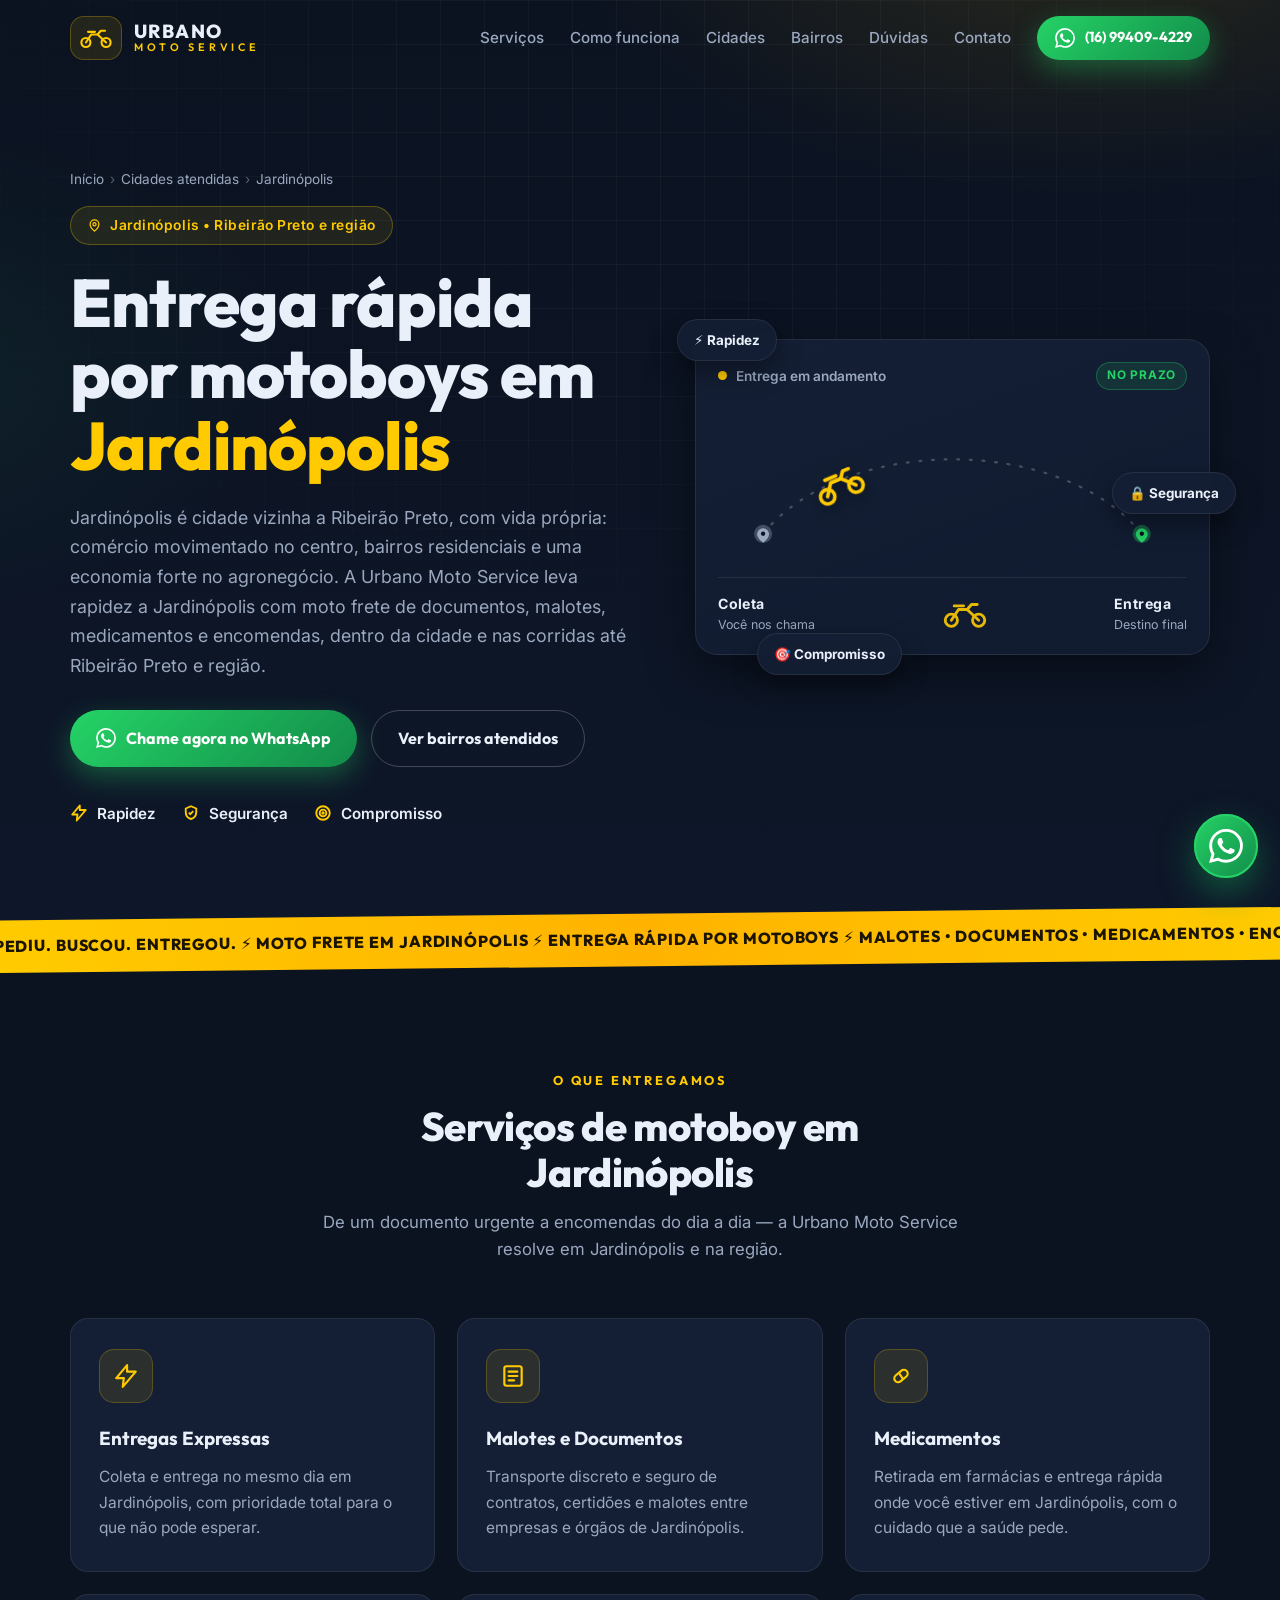
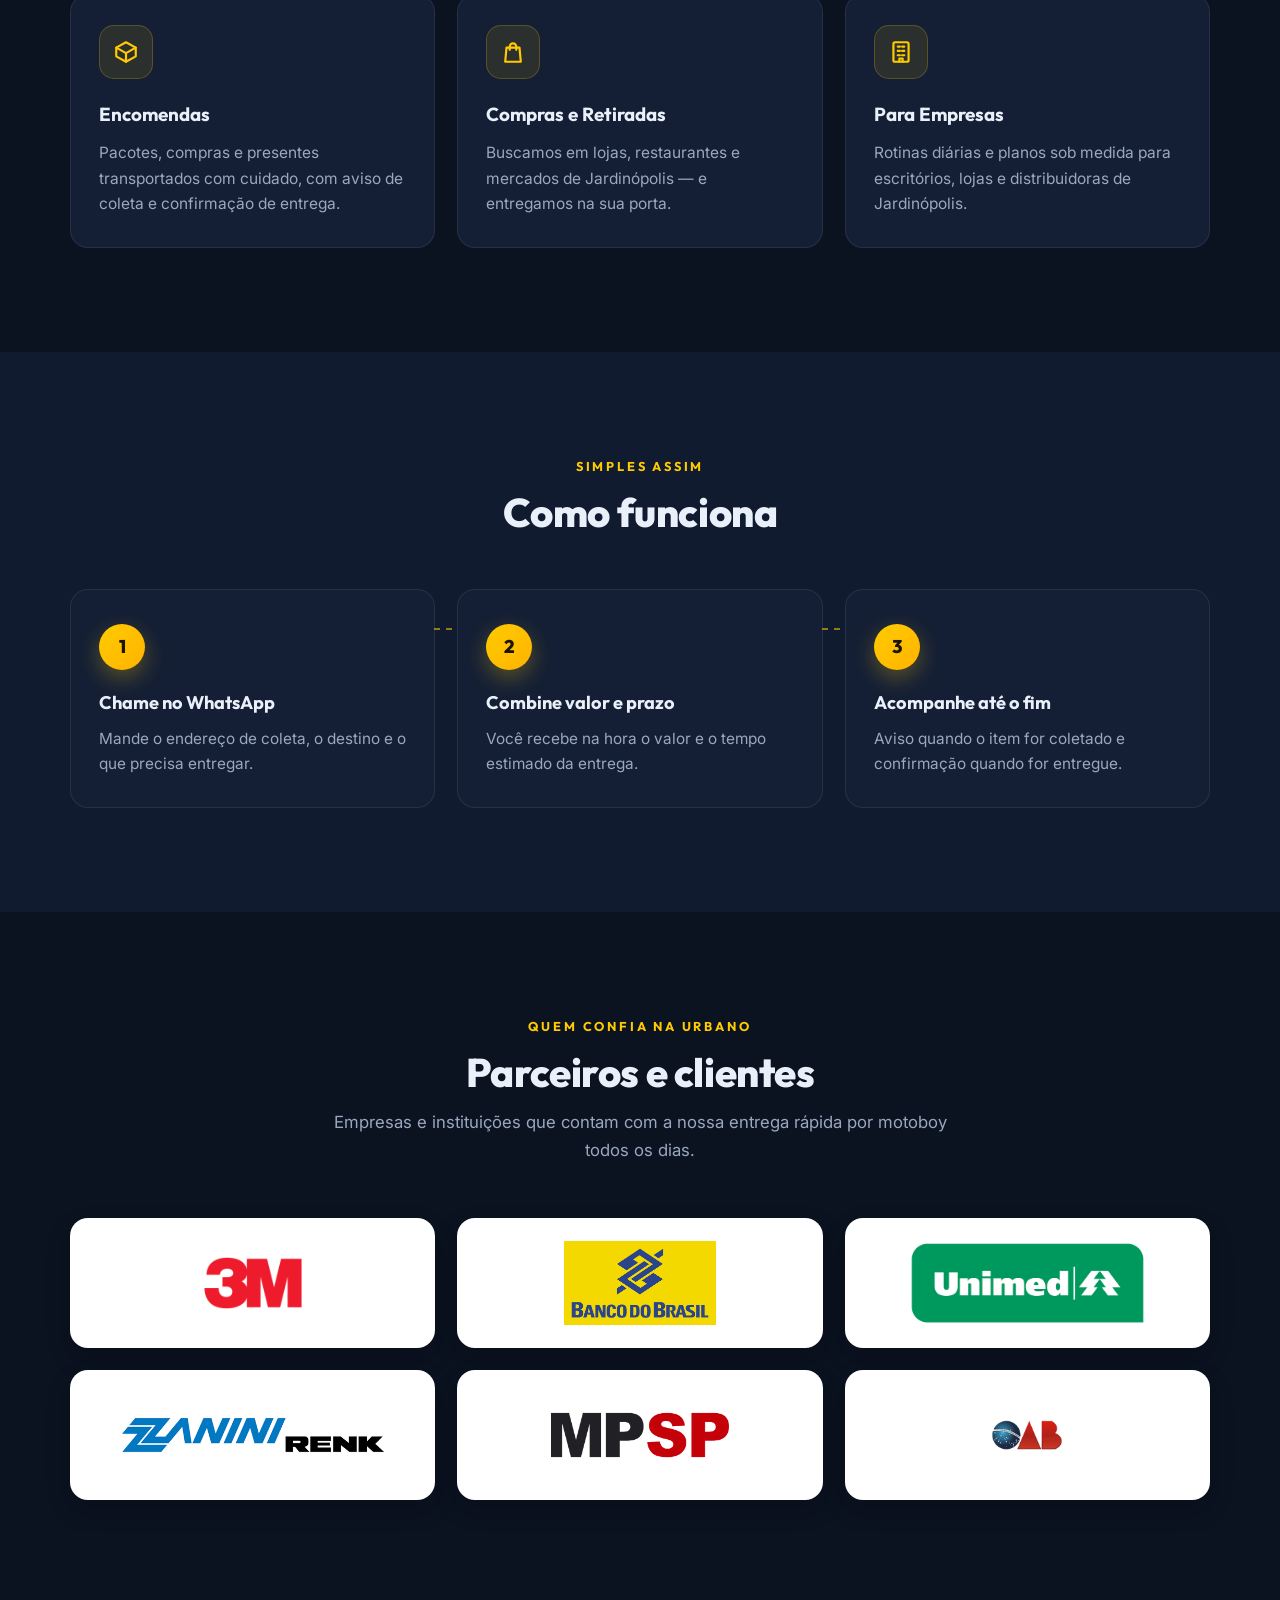
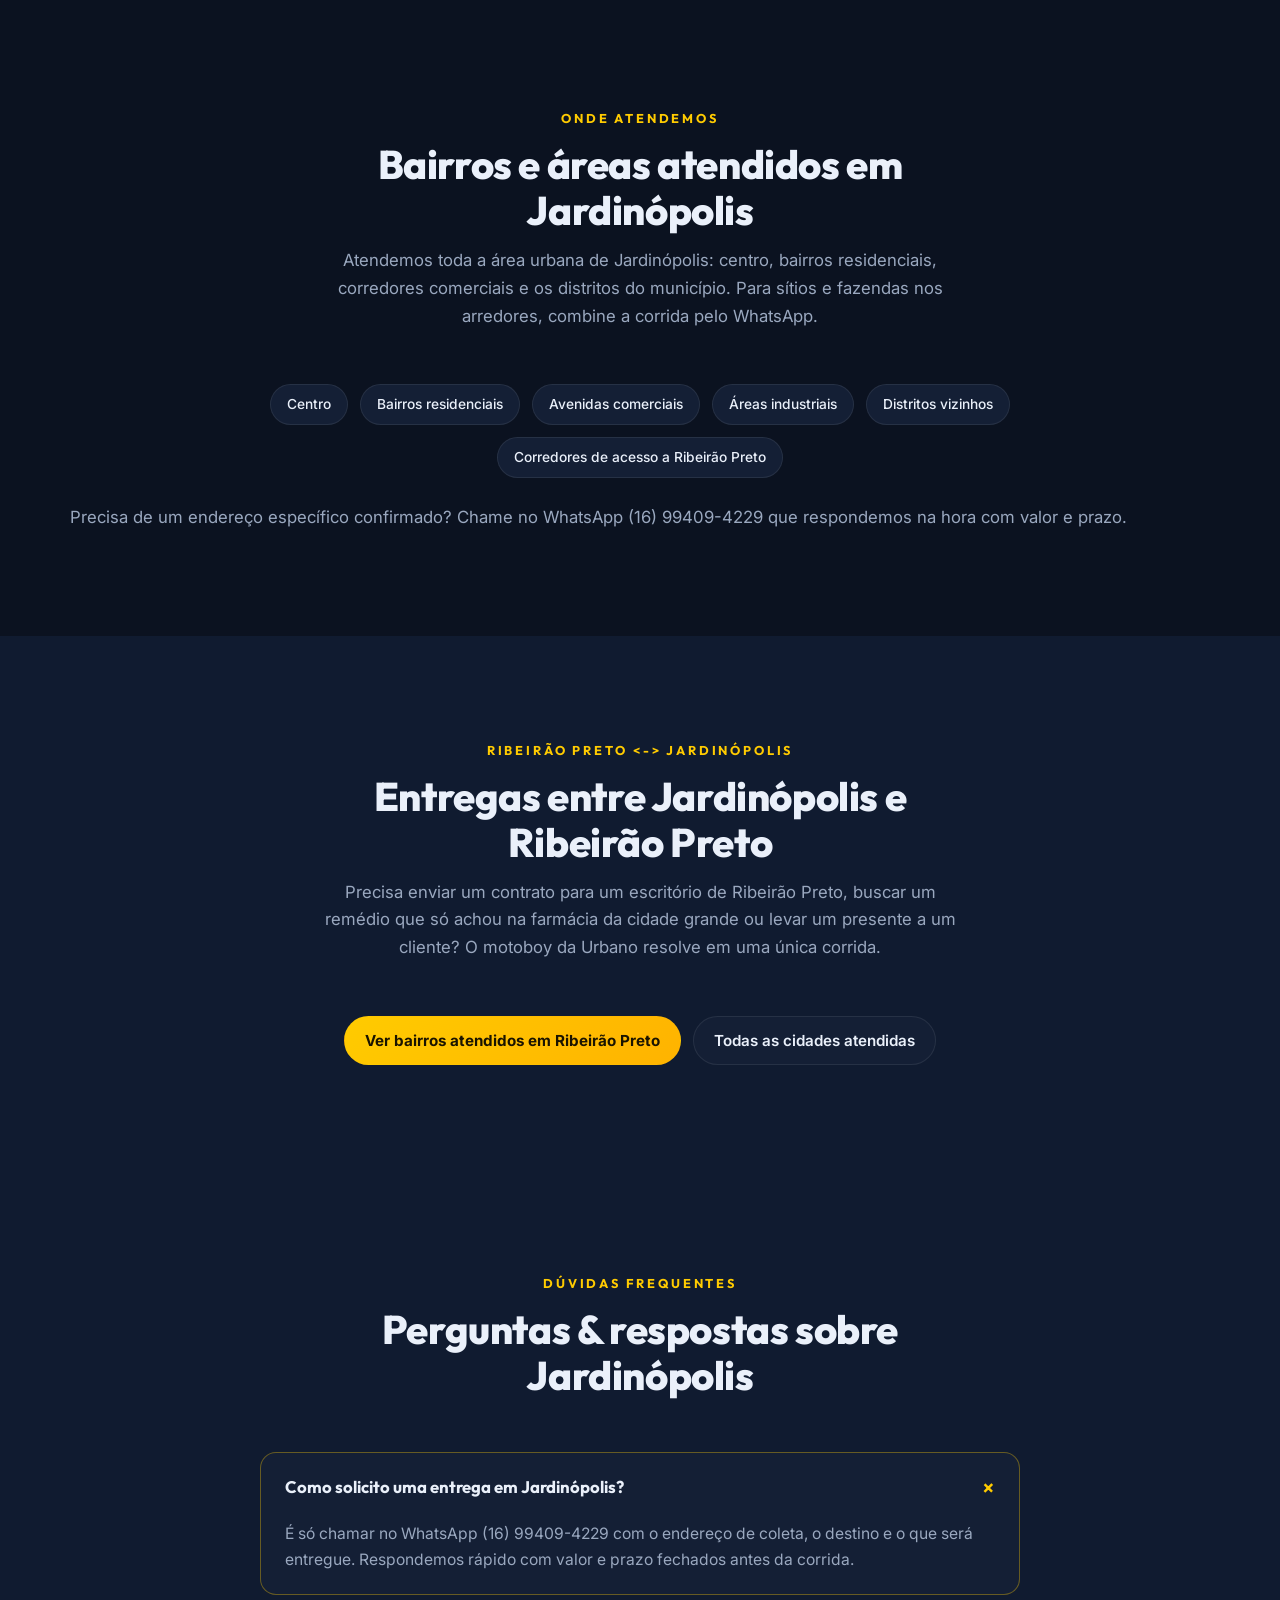
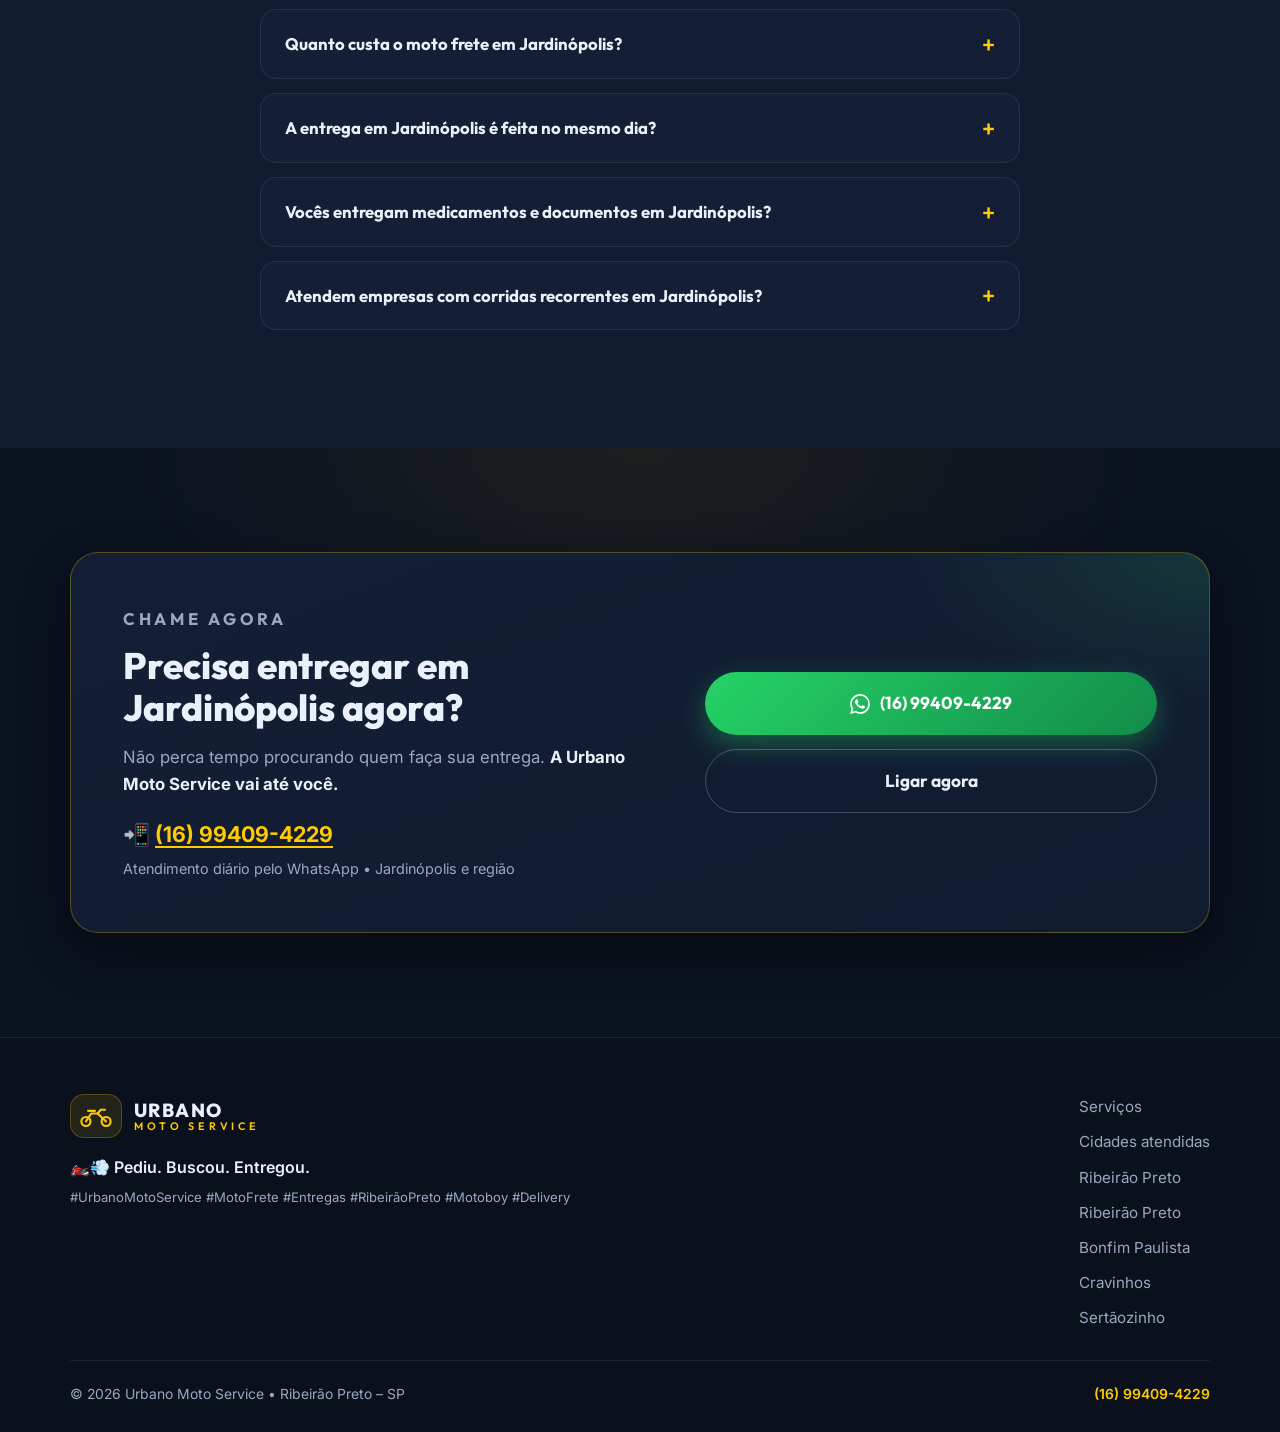
<file: entrega-rapida-por-motoboys-em-jardinopolis/index.html>
<!DOCTYPE html>
<html lang="pt-BR">
<head>
  <meta charset="UTF-8">
  <meta name="viewport" content="width=device-width, initial-scale=1.0">
  <title>Entrega Rápida por Motoboys em Jardinópolis | Urbano Moto Service</title>
  <meta name="description" content="Entrega rápida por motoboys em Jardinópolis e região: malotes, documentos, medicamentos e encomendas no mesmo dia. Chame no WhatsApp (16) 99409-4229.">
  <meta name="author" content="Urbano Moto Service">
  <meta name="robots" content="index, follow, max-image-preview:large, max-snippet:-1, max-video-preview:-1">
  <meta name="geo.region" content="BR-SP">
  <meta name="geo.placename" content="Jardinópolis">
  <meta name="theme-color" content="#0B1220">
  <link rel="canonical" href="https://entregasribeiraopreto.com.br/entrega-rapida-por-motoboys-em-jardinopolis/">
  <link rel="icon" href="data:image/svg+xml,%3Csvg xmlns='http://www.w3.org/2000/svg' viewBox='0 0 64 64'%3E%3Crect width='64' height='64' rx='14' fill='%23FFCB00'/%3E%3Ccircle cx='18' cy='42' r='9' fill='none' stroke='%230B1220' stroke-width='5'/%3E%3Ccircle cx='47' cy='42' r='9' fill='none' stroke='%230B1220' stroke-width='5'/%3E%3Cpath d='M18 42 27 26h11l9 16' fill='none' stroke='%230B1220' stroke-width='5' stroke-linecap='round' stroke-linejoin='round'/%3E%3Cpath d='M38 26l5-8h7' fill='none' stroke='%230B1220' stroke-width='5' stroke-linecap='round'/%3E%3C/svg%3E">

  <meta property="og:type" content="website">
  <meta property="og:site_name" content="Urbano Moto Service">
  <meta property="og:title" content="Entrega Rápida por Motoboys em Jardinópolis | Urbano Moto Service">
  <meta property="og:description" content="Pediu. Buscou. Entregou. Motoboy em Jardinópolis com rapidez, segurança e compromisso. WhatsApp (16) 99409-4229.">
  <meta property="og:url" content="https://entregasribeiraopreto.com.br/entrega-rapida-por-motoboys-em-jardinopolis/">
  <meta property="og:locale" content="pt_BR">
  <meta property="og:image" content="https://entregasribeiraopreto.com.br/og-image.png">
  <meta property="og:image:type" content="image/png">
  <meta property="og:image:width" content="1200">
  <meta property="og:image:height" content="630">
  <meta property="og:image:alt" content="Urbano Moto Service — entregas de moto em Jardinópolis e região. Pediu. Buscou. Entregou.">

  <meta name="twitter:card" content="summary_large_image">
  <meta name="twitter:title" content="Entrega Rápida por Motoboys em Jardinópolis | Urbano Moto Service">
  <meta name="twitter:description" content="Pediu. Buscou. Entregou. Motoboy em Jardinópolis com rapidez, segurança e compromisso.">

  <link rel="preconnect" href="https://fonts.googleapis.com">
  <link rel="preconnect" href="https://fonts.gstatic.com" crossorigin>
  <link href="https://fonts.googleapis.com/css2?family=Inter:wght@400;500;600&family=Outfit:wght@500;600;700;800&display=swap" rel="stylesheet">
  <link rel="stylesheet" href="/css/style.css">

  <script type="application/ld+json">
  {
  "@context": "https://schema.org",
  "@type": "LocalBusiness",
  "@id": "https://entregasribeiraopreto.com.br/entrega-rapida-por-motoboys-em-jardinopolis/#business",
  "name": "Urbano Moto Service",
  "alternateName": "Urbano Moto",
  "description": "Entrega rápida por motoboys em Jardinópolis e região: malotes, documentos, medicamentos e encomendas no mesmo dia. Chame no WhatsApp (16) 99409-4229.",
  "slogan": "Pediu. Buscou. Entregou.",
  "telephone": "+5516994094229",
  "url": "https://entregasribeiraopreto.com.br/entrega-rapida-por-motoboys-em-jardinopolis/",
  "image": "https://entregasribeiraopreto.com.br/og-image.png",
  "logo": "https://entregasribeiraopreto.com.br/og-image.png",
  "priceRange": "$",
  "address": {
    "@type": "PostalAddress",
    "streetAddress": "Rua Milton José Robusti, 75",
    "addressLocality": "Ribeirão Preto",
    "addressRegion": "SP",
    "postalCode": "14021-613",
    "addressCountry": "BR"
  },
  "areaServed": {
    "@type": "City",
    "name": "Jardinópolis"
  },
  "contactPoint": {
    "@type": "ContactPoint",
    "contactType": "customer service",
    "telephone": "+5516994094229",
    "url": "https://wa.me/5516994094229",
    "availableLanguage": [
      "pt-BR"
    ]
  }
}
  </script>
  <script type="application/ld+json">
  {
  "@context": "https://schema.org",
  "@type": "BreadcrumbList",
  "itemListElement": [
    {
      "@type": "ListItem",
      "position": 1,
      "name": "Início",
      "item": "https://entregasribeiraopreto.com.br/"
    },
    {
      "@type": "ListItem",
      "position": 2,
      "name": "Cidades atendidas",
      "item": "https://entregasribeiraopreto.com.br/cidades-atendidas/"
    },
    {
      "@type": "ListItem",
      "position": 3,
      "name": "Jardinópolis",
      "item": "https://entregasribeiraopreto.com.br/entrega-rapida-por-motoboys-em-jardinopolis/"
    }
  ]
}
  </script>
  <script type="application/ld+json">
  {
  "@context": "https://schema.org",
  "@type": "FAQPage",
  "@id": "https://entregasribeiraopreto.com.br/entrega-rapida-por-motoboys-em-jardinopolis/#faq",
  "mainEntity": [
    {
      "@type": "Question",
      "name": "Como solicito uma entrega em Jardinópolis?",
      "acceptedAnswer": {
        "@type": "Answer",
        "text": "É só chamar no WhatsApp (16) 99409-4229 com o endereço de coleta, o destino e o que será entregue. Respondemos rápido com valor e prazo fechados antes da corrida."
      }
    },
    {
      "@type": "Question",
      "name": "Quanto custa o moto frete em Jardinópolis?",
      "acceptedAnswer": {
        "@type": "Answer",
        "text": "O valor depende da distância e do tipo de item. Mande os endereços no WhatsApp (16) 99409-4229 e você recebe o preço fechado na hora, sem surpresa."
      }
    },
    {
      "@type": "Question",
      "name": "A entrega em Jardinópolis é feita no mesmo dia?",
      "acceptedAnswer": {
        "@type": "Answer",
        "text": "Sim, nas corridas dentro da cidade a entrega é no mesmo dia, geralmente poucos minutos após a coleta. Para corridas até Ribeirão Preto e outras cidades, o prazo é combinado no WhatsApp antes de sair."
      }
    },
    {
      "@type": "Question",
      "name": "Vocês entregam medicamentos e documentos em Jardinópolis?",
      "acceptedAnswer": {
        "@type": "Answer",
        "text": "Sim. Malotes, documentos, medicamentos, encomendas e compras — sempre com conferência na coleta e na entrega, e aviso pelo WhatsApp em cada etapa."
      }
    },
    {
      "@type": "Question",
      "name": "Atendem empresas com corridas recorrentes em Jardinópolis?",
      "acceptedAnswer": {
        "@type": "Answer",
        "text": "Sim. Montamos rotinas diárias e planos sob medida para escritórios, lojas, clínicas e distribuidoras. Fale com a gente pelo WhatsApp para montar o seu plano."
      }
    }
  ]
}
  </script>
  <!-- Google Tag Manager -->
  <script>(function(w,d,s,l,i){w[l]=w[l]||[];w[l].push({'gtm.start':
new Date().getTime(),event:'gtm.js'});var f=d.getElementsByTagName(s)[0],
j=d.createElement(s),dl=l!='dataLayer'?'&l='+l:'';j.async=true;j.src=
'https://www.googletagmanager.com/gtm.js?id='+i+dl;f.parentNode.insertBefore(j,f);
})(window,document,'script','dataLayer','GTM-KXH9SXRH');</script>
  <!-- End Google Tag Manager -->
</head>
<body id="inicio">
<!-- Google Tag Manager (noscript) -->
<noscript><iframe src="https://www.googletagmanager.com/ns.html?id=GTM-KXH9SXRH"
height="0" width="0" style="display:none;visibility:hidden"></iframe></noscript>
<!-- End Google Tag Manager (noscript) -->

  <header class="header" id="header">
    <div class="container header-inner">
      <a href="/" class="brand" aria-label="Urbano Moto Service — início">
        <span class="brand-badge"><svg viewBox="0 0 64 44" fill="none" stroke="currentColor" stroke-width="4" stroke-linecap="round" stroke-linejoin="round" aria-hidden="true"><circle cx="13" cy="31" r="8.5"/><circle cx="51" cy="31" r="8.5"/><path d="M13 31 L23 16 H35 L51 31"/><path d="M35 16 L41 9 H49"/><path d="M17 11 H30"/></svg></span>
        <span class="brand-text">
          <strong>URBANO</strong>
          <small>MOTO SERVICE</small>
        </span>
      </a>
      <nav class="nav" id="nav" aria-label="Navegação principal">
        <a href="/#servicos">Serviços</a>
        <a href="/#como-funciona">Como funciona</a>
        <a href="/cidades-atendidas/">Cidades</a>
        <a href="#bairros">Bairros</a>
        <a href="#faq">Dúvidas</a>
        <a href="#contato">Contato</a>
        <a class="btn btn-wa btn-sm nav-cta" target="_blank" rel="noopener" href="https://wa.me/5516994094229?text=Ol%C3%A1%21%20Vim%20pelo%20site%20da%20Urbano%20Moto%20Service%20e%20quero%20solicitar%20uma%20entrega%20em%20Jardin%C3%B3polis.">
          <svg viewBox="0 0 24 24" aria-hidden="true"><path fill="currentColor" d="M17.472 14.382c-.297-.149-1.758-.867-2.03-.967-.273-.099-.471-.148-.67.15-.197.297-.767.966-.94 1.164-.173.199-.347.223-.644.075-.297-.15-1.255-.463-2.39-1.475-.883-.788-1.48-1.761-1.653-2.059-.173-.297-.018-.458.13-.606.134-.133.298-.347.446-.52.149-.174.198-.298.298-.497.099-.198.05-.371-.025-.52-.075-.149-.669-1.612-.916-2.207-.242-.579-.487-.5-.669-.51-.173-.008-.371-.01-.57-.01-.198 0-.52.074-.792.372-.272.297-1.04 1.016-1.04 2.479 0 1.462 1.065 2.875 1.213 3.074.149.198 2.096 3.2 5.077 4.487.709.306 1.262.489 1.694.625.712.227 1.36.195 1.871.118.571-.085 1.758-.719 2.006-1.413.248-.694.248-1.289.173-1.413-.074-.124-.272-.198-.57-.347m-5.421 7.403h-.004a9.87 9.87 0 0 1-5.031-1.378l-.361-.214-3.741.982.998-3.648-.235-.374a9.86 9.86 0 0 1-1.51-5.26c.001-5.45 4.436-9.884 9.888-9.884 2.64 0 5.122 1.03 6.988 2.898a9.825 9.825 0 0 1 2.893 6.994c-.003 5.45-4.437 9.884-9.885 9.884m8.413-18.297A11.815 11.815 0 0 0 12.05 0C5.495 0 .16 5.335.157 11.892c0 2.096.547 4.142 1.588 5.945L.057 24l6.305-1.654a11.882 11.882 0 0 0 5.683 1.448h.005c6.554 0 11.89-5.335 11.893-11.893a11.821 11.821 0 0 0-3.48-8.413Z"/></svg>
          (16) 99409-4229
        </a>
      </nav>
      <button class="nav-toggle" id="nav-toggle" aria-label="Abrir menu" aria-expanded="false" aria-controls="nav">
        <span></span><span></span><span></span>
      </button>
    </div>
  </header>

  <main>
    <!-- ===================== HERO ===================== -->
    <section class="hero">
      <div class="hero-bg" aria-hidden="true"></div>
      <div class="container hero-grid">
        <div class="hero-copy">
                      <nav class="breadcrumbs" aria-label="Você está aqui">
              <a href="/">Início</a><span class="bc-sep">›</span>
              <a href="/cidades-atendidas/">Cidades atendidas</a><span class="bc-sep">›</span>
              <span>Jardinópolis</span>
            </nav>
          <p class="hero-tag"><svg viewBox="0 0 24 24" fill="none" stroke="currentColor" stroke-width="2" aria-hidden="true"><path d="M12 21s-7-5.5-7-11a7 7 0 0 1 14 0c0 5.5-7 11-7 11z"/><circle cx="12" cy="10" r="2.5"/></svg> Jardinópolis • Ribeirão Preto e região</p>
          <h1>Entrega rápida por motoboys em <em>Jardinópolis</em></h1>
          <p class="hero-sub">
            Jardinópolis é cidade vizinha a Ribeirão Preto, com vida própria: comércio movimentado no centro, bairros residenciais e uma economia forte no agronegócio. A Urbano Moto Service leva rapidez a Jardinópolis com moto frete de documentos, malotes, medicamentos e encomendas, dentro da cidade e nas corridas até Ribeirão Preto e região.
          </p>
          <div class="hero-actions">
            <a class="btn btn-wa" target="_blank" rel="noopener" href="https://wa.me/5516994094229?text=Ol%C3%A1%21%20Vim%20pelo%20site%20da%20Urbano%20Moto%20Service%20e%20quero%20solicitar%20uma%20entrega%20em%20Jardin%C3%B3polis.">
              <svg viewBox="0 0 24 24" aria-hidden="true"><path fill="currentColor" d="M17.472 14.382c-.297-.149-1.758-.867-2.03-.967-.273-.099-.471-.148-.67.15-.197.297-.767.966-.94 1.164-.173.199-.347.223-.644.075-.297-.15-1.255-.463-2.39-1.475-.883-.788-1.48-1.761-1.653-2.059-.173-.297-.018-.458.13-.606.134-.133.298-.347.446-.52.149-.174.198-.298.298-.497.099-.198.05-.371-.025-.52-.075-.149-.669-1.612-.916-2.207-.242-.579-.487-.5-.669-.51-.173-.008-.371-.01-.57-.01-.198 0-.52.074-.792.372-.272.297-1.04 1.016-1.04 2.479 0 1.462 1.065 2.875 1.213 3.074.149.198 2.096 3.2 5.077 4.487.709.306 1.262.489 1.694.625.712.227 1.36.195 1.871.118.571-.085 1.758-.719 2.006-1.413.248-.694.248-1.289.173-1.413-.074-.124-.272-.198-.57-.347m-5.421 7.403h-.004a9.87 9.87 0 0 1-5.031-1.378l-.361-.214-3.741.982.998-3.648-.235-.374a9.86 9.86 0 0 1-1.51-5.26c.001-5.45 4.436-9.884 9.888-9.884 2.64 0 5.122 1.03 6.988 2.898a9.825 9.825 0 0 1 2.893 6.994c-.003 5.45-4.437 9.884-9.885 9.884m8.413-18.297A11.815 11.815 0 0 0 12.05 0C5.495 0 .16 5.335.157 11.892c0 2.096.547 4.142 1.588 5.945L.057 24l6.305-1.654a11.882 11.882 0 0 0 5.683 1.448h.005c6.554 0 11.89-5.335 11.893-11.893a11.821 11.821 0 0 0-3.48-8.413Z"/></svg>
              Chame agora no WhatsApp
            </a>
            <a class="btn btn-ghost" href="#bairros">Ver bairros atendidos</a>
          </div>
          <ul class="hero-feats">
            <li><svg viewBox="0 0 24 24" fill="none" stroke="currentColor" stroke-width="2.5" aria-hidden="true"><path d="M13 2 3 14h7l-1 8 12-14h-8l0-6z" stroke-linejoin="round"/></svg> Rapidez</li>
            <li><svg viewBox="0 0 24 24" fill="none" stroke="currentColor" stroke-width="2.5" aria-hidden="true"><path d="M12 3l7 3v5c0 5-3.5 8-7 9-3.5-1-7-4-7-9V6l7-3z"/><path d="M9 11.5l2 2 4-4"/></svg> Segurança</li>
            <li><svg viewBox="0 0 24 24" fill="none" stroke="currentColor" stroke-width="2.5" aria-hidden="true"><circle cx="12" cy="12" r="9"/><circle cx="12" cy="12" r="4.5"/><circle cx="12" cy="12" r="1" fill="currentColor"/></svg> Compromisso</li>
          </ul>
        </div>

        <div class="hero-visual" aria-hidden="true">
          <div class="route-card">
            <div class="route-card-head">
              <span class="route-dot"></span> Entrega em andamento
              <span class="route-eta">no prazo</span>
            </div>
            <svg class="route-svg" viewBox="0 0 520 210">
              <path class="route-path" d="M50 155 C140 45 380 45 470 155" />
              <g class="pin pin-start" transform="translate(50,155)">
                <circle class="pulse" r="10"/>
                <path d="M0 10c-4.4-3.6-6.6-6.4-6.6-9.4a6.6 6.6 0 1 1 13.2 0c0 3-2.2 5.8-6.6 9.4z"/>
                <circle cx="0" cy="0" r="2.4"/>
              </g>
              <g class="pin pin-end" transform="translate(470,155)">
                <circle class="pulse" r="10"/>
                <path d="M0 10c-4.4-3.6-6.6-6.4-6.6-9.4a6.6 6.6 0 1 1 13.2 0c0 3-2.2 5.8-6.6 9.4z"/>
                <circle cx="0" cy="0" r="2.4"/>
              </g>
              <g class="moto-rider">
                <animateMotion dur="9s" repeatCount="indefinite" rotate="auto" path="M50 155 C140 45 380 45 470 155"/>
                <g fill="none" stroke="#FFCB00" stroke-width="4" stroke-linecap="round" stroke-linejoin="round">
                  <circle cx="-17" cy="12" r="8"/>
                  <circle cx="17" cy="12" r="8"/>
                  <path d="M-17 12 L-8 -1 H4 L17 12"/>
                  <path d="M4 -1 L9 -8 H16"/>
                  <path d="M-13 -6 H0"/>
                </g>
              </g>
            </svg>
            <div class="route-card-foot">
              <div><strong>Coleta</strong><span>Você nos chama</span></div>
              <div class="route-card-foot-mid"><svg viewBox="0 0 64 44" fill="none" stroke="#FFCB00" stroke-width="4" stroke-linecap="round" stroke-linejoin="round"><circle cx="13" cy="31" r="8.5"/><circle cx="51" cy="31" r="8.5"/><path d="M13 31 L23 16 H35 L51 31"/><path d="M35 16 L41 9 H49"/><path d="M17 11 H30"/></svg></div>
              <div><strong>Entrega</strong><span>Destino final</span></div>
            </div>
          </div>
          <div class="chip chip-1">⚡ Rapidez</div>
          <div class="chip chip-2">🔒 Segurança</div>
          <div class="chip chip-3">🎯 Compromisso</div>
        </div>
      </div>
    </section>

    <!-- ===================== MARQUEE ===================== -->
    <div class="marquee" aria-hidden="true">
      <div class="marquee-track">
        <span>Pediu. Buscou. Entregou. ⚡ Moto frete em Jardinópolis ⚡ Entrega rápida por motoboys ⚡ Malotes • Documentos • Medicamentos • Encomendas ⚡</span>
        <span>Pediu. Buscou. Entregou. ⚡ Moto frete em Jardinópolis ⚡ Entrega rápida por motoboys ⚡ Malotes • Documentos • Medicamentos • Encomendas ⚡</span>
      </div>
    </div>

    <!-- ===================== SERVIÇOS ===================== -->
    <section class="section" id="servicos">
      <div class="container">
        <div class="section-head reveal">
          <p class="kicker">O que entregamos</p>
          <h2>Serviços de motoboy em Jardinópolis</h2>
          <p class="section-sub">De um documento urgente a encomendas do dia a dia — a Urbano Moto Service resolve em Jardinópolis e na região.</p>
        </div>
        <div class="grid grid-3">
          <article class="card reveal">
            <div class="card-icon"><svg viewBox="0 0 24 24" fill="none" stroke="currentColor" stroke-width="2" stroke-linecap="round" stroke-linejoin="round" aria-hidden="true"><path d="M13 2 3 14h7l-1 8 12-14h-8l0-6z"/></svg></div>
            <h3>Entregas Expressas</h3>
            <p>Coleta e entrega no mesmo dia em Jardinópolis, com prioridade total para o que não pode esperar.</p>
          </article>
          <article class="card reveal">
            <div class="card-icon"><svg viewBox="0 0 24 24" fill="none" stroke="currentColor" stroke-width="2" stroke-linecap="round" stroke-linejoin="round" aria-hidden="true"><rect x="4" y="3" width="16" height="18" rx="2"/><path d="M8 8h8M8 12h8M8 16h5"/></svg></div>
            <h3>Malotes e Documentos</h3>
            <p>Transporte discreto e seguro de contratos, certidões e malotes entre empresas e órgãos de Jardinópolis.</p>
          </article>
          <article class="card reveal">
            <div class="card-icon"><svg viewBox="0 0 24 24" fill="none" stroke="currentColor" stroke-width="2" stroke-linecap="round" stroke-linejoin="round" aria-hidden="true"><rect x="5" y="8.5" width="14" height="7" rx="3.5" transform="rotate(-40 12 12)"/><path d="M10.2 9.3l3.6 5.4"/></svg></div>
            <h3>Medicamentos</h3>
            <p>Retirada em farmácias e entrega rápida onde você estiver em Jardinópolis, com o cuidado que a saúde pede.</p>
          </article>
          <article class="card reveal">
            <div class="card-icon"><svg viewBox="0 0 24 24" fill="none" stroke="currentColor" stroke-width="2" stroke-linecap="round" stroke-linejoin="round" aria-hidden="true"><path d="M21 8l-9-5-9 5v8l9 5 9-5z"/><path d="M3 8l9 5 9-5M12 13v8"/></svg></div>
            <h3>Encomendas</h3>
            <p>Pacotes, compras e presentes transportados com cuidado, com aviso de coleta e confirmação de entrega.</p>
          </article>
          <article class="card reveal">
            <div class="card-icon"><svg viewBox="0 0 24 24" fill="none" stroke="currentColor" stroke-width="2" stroke-linecap="round" stroke-linejoin="round" aria-hidden="true"><path d="M6 8h12l1.2 13H4.8L6 8z"/><path d="M9 10V7a3 3 0 0 1 6 0v3"/></svg></div>
            <h3>Compras e Retiradas</h3>
            <p>Buscamos em lojas, restaurantes e mercados de Jardinópolis — e entregamos na sua porta.</p>
          </article>
          <article class="card reveal">
            <div class="card-icon"><svg viewBox="0 0 24 24" fill="none" stroke="currentColor" stroke-width="2" stroke-linecap="round" stroke-linejoin="round" aria-hidden="true"><rect x="5" y="3" width="14" height="18" rx="1.5"/><path d="M9 7h2M13 7h2M9 11h2M13 11h2M9 15h2M13 15h2M10.5 21v-3h3v3"/></svg></div>
            <h3>Para Empresas</h3>
            <p>Rotinas diárias e planos sob medida para escritórios, lojas e distribuidoras de Jardinópolis.</p>
          </article>
        </div>
      </div>
    </section>

    <!-- ===================== COMO FUNCIONA ===================== -->
    <section class="section section-alt" id="como-funciona">
      <div class="container">
        <div class="section-head reveal">
          <p class="kicker">Simples assim</p>
          <h2>Como funciona</h2>
        </div>
        <ol class="steps">
          <li class="step reveal">
            <span class="step-num">1</span>
            <h3>Chame no WhatsApp</h3>
            <p>Mande o endereço de coleta, o destino e o que precisa entregar.</p>
          </li>
          <li class="step reveal">
            <span class="step-num">2</span>
            <h3>Combine valor e prazo</h3>
            <p>Você recebe na hora o valor e o tempo estimado da entrega.</p>
          </li>
          <li class="step reveal">
            <span class="step-num">3</span>
            <h3>Acompanhe até o fim</h3>
            <p>Aviso quando o item for coletado e confirmação quando for entregue.</p>
          </li>
        </ol>
      </div>
    </section>

    <!-- ===================== PARCEIROS ===================== -->
    <section class="section" id="parceiros">
      <div class="container">
        <div class="section-head reveal">
          <p class="kicker">Quem confia na Urbano</p>
          <h2>Parceiros e clientes</h2>
          <p class="section-sub">Empresas e instituições que contam com a nossa entrega rápida por motoboy todos os dias.</p>
        </div>
        <div class="grid grid-3 partner-grid">
          <article class="partner reveal"><img src="/img/parceiros/parceiro-3m.png" alt="Logomarca da 3M" loading="lazy" width="600" height="400"></article>
          <article class="partner reveal"><img src="/img/parceiros/parceiro-banco-do-brasil.png" alt="Logomarca do Banco do Brasil" loading="lazy" width="600" height="333"></article>
          <article class="partner reveal"><img src="/img/parceiros/parceiro-unimed.png" alt="Logomarca da Unimed" loading="lazy" width="600" height="213"></article>
          <article class="partner reveal"><img src="/img/parceiros/parceiro-zanini-renk.png" alt="Logomarca da Zanini Renk" loading="lazy" width="600" height="160"></article>
          <article class="partner reveal"><img src="/img/parceiros/parceiro-mpsp.png" alt="Logomarca do Ministério Público do Estado de São Paulo (MP-SP)" loading="lazy" width="600" height="283"></article>
          <article class="partner reveal"><img src="/img/parceiros/parceiro-oab.png" alt="Logomarca da OAB — Ordem dos Advogados do Brasil" loading="lazy" width="244" height="244"></article>
        </div>
      </div>
    </section>

    <!-- ===================== BAIRROS ===================== -->
    <section class="section" id="bairros">
      <div class="container">
        <div class="section-head reveal">
          <p class="kicker">Onde atendemos</p>
          <h2>Bairros e áreas atendidos em Jardinópolis</h2>
          <p class="section-sub">Atendemos toda a área urbana de Jardinópolis: centro, bairros residenciais, corredores comerciais e os distritos do município. Para sítios e fazendas nos arredores, combine a corrida pelo WhatsApp.</p>
        </div>
        <ul class="chips reveal">
          <li class="chip-city chip-bairro">Centro</li>
          <li class="chip-city chip-bairro">Bairros residenciais</li>
          <li class="chip-city chip-bairro">Avenidas comerciais</li>
          <li class="chip-city chip-bairro">Áreas industriais</li>
          <li class="chip-city chip-bairro">Distritos vizinhos</li>
          <li class="chip-city chip-bairro">Corredores de acesso a Ribeirão Preto</li>
        </ul>
        <p class="section-sub reveal" style="margin-top:26px;">Precisa de um endereço específico confirmado? Chame no WhatsApp (16) 99409-4229 que respondemos na hora com valor e prazo.</p>
      </div>
    </section>

    <!-- ===================== ENTREGAS INTERCIDADE ===================== -->
    <section class="section section-alt" id="intercidade">
      <div class="container container-narrow">
        <div class="section-head reveal">
          <p class="kicker">Ribeirão Preto &lt;-&gt; Jardinópolis</p>
          <h2>Entregas entre Jardinópolis e Ribeirão Preto</h2>
          <p class="section-sub">Precisa enviar um contrato para um escritório de Ribeirão Preto, buscar um remédio que só achou na farmácia da cidade grande ou levar um presente a um cliente? O motoboy da Urbano resolve em uma única corrida.</p>
        </div>
        <ul class="chips reveal">
          <li class="chip-city chip-city-main"><a href="/entrega-rapida-por-motoboys-em-ribeirao-preto/">Ver bairros atendidos em Ribeirão Preto</a></li>
          <li class="chip-city"><a href="/cidades-atendidas/">Todas as cidades atendidas</a></li>
        </ul>
      </div>
    </section>

    <!-- ===================== FAQ ===================== -->
    <section class="section section-alt" id="faq">
      <div class="container container-narrow">
        <div class="section-head reveal">
          <p class="kicker">Dúvidas frequentes</p>
          <h2>Perguntas &amp; respostas sobre Jardinópolis</h2>
        </div>
        <details class="faq reveal" open>
          <summary>Como solicito uma entrega em Jardinópolis?</summary>
          <p>É só chamar no WhatsApp (16) 99409-4229 com o endereço de coleta, o destino e o que será entregue. Respondemos rápido com valor e prazo fechados antes da corrida.</p>
        </details>
        <details class="faq reveal">
          <summary>Quanto custa o moto frete em Jardinópolis?</summary>
          <p>O valor depende da distância e do tipo de item. Mande os endereços no WhatsApp (16) 99409-4229 e você recebe o preço fechado na hora, sem surpresa.</p>
        </details>
        <details class="faq reveal">
          <summary>A entrega em Jardinópolis é feita no mesmo dia?</summary>
          <p>Sim, nas corridas dentro da cidade a entrega é no mesmo dia, geralmente poucos minutos após a coleta. Para corridas até Ribeirão Preto e outras cidades, o prazo é combinado no WhatsApp antes de sair.</p>
        </details>
        <details class="faq reveal">
          <summary>Vocês entregam medicamentos e documentos em Jardinópolis?</summary>
          <p>Sim. Malotes, documentos, medicamentos, encomendas e compras — sempre com conferência na coleta e na entrega, e aviso pelo WhatsApp em cada etapa.</p>
        </details>
        <details class="faq reveal">
          <summary>Atendem empresas com corridas recorrentes em Jardinópolis?</summary>
          <p>Sim. Montamos rotinas diárias e planos sob medida para escritórios, lojas, clínicas e distribuidoras. Fale com a gente pelo WhatsApp para montar o seu plano.</p>
        </details>
      </div>
    </section>

    <!-- ===================== CONTATO ===================== -->
    <section class="section contact" id="contato">
      <div class="container">
        <div class="contact-card reveal">
          <div class="contact-copy">
            <p class="kicker kicker-light">Chame agora</p>
            <h2>Precisa entregar em Jardinópolis agora?</h2>
            <p>Não perca tempo procurando quem faça sua entrega. <strong>A Urbano Moto Service vai até você.</strong></p>
            <p class="contact-phone">📲 <a href="tel:+5516994094229">(16) 99409-4229</a></p>
            <p class="contact-hours">Atendimento diário pelo WhatsApp • Jardinópolis e região</p>
          </div>
          <div class="contact-actions">
            <a class="btn btn-wa btn-lg" target="_blank" rel="noopener" href="https://wa.me/5516994094229?text=Ol%C3%A1%21%20Vim%20pelo%20site%20da%20Urbano%20Moto%20Service%20e%20quero%20solicitar%20uma%20entrega%20em%20Jardin%C3%B3polis.">
              <svg viewBox="0 0 24 24" aria-hidden="true"><path fill="currentColor" d="M17.472 14.382c-.297-.149-1.758-.867-2.03-.967-.273-.099-.471-.148-.67.15-.197.297-.767.966-.94 1.164-.173.199-.347.223-.644.075-.297-.15-1.255-.463-2.39-1.475-.883-.788-1.48-1.761-1.653-2.059-.173-.297-.018-.458.13-.606.134-.133.298-.347.446-.52.149-.174.198-.298.298-.497.099-.198.05-.371-.025-.52-.075-.149-.669-1.612-.916-2.207-.242-.579-.487-.5-.669-.51-.173-.008-.371-.01-.57-.01-.198 0-.52.074-.792.372-.272.297-1.04 1.016-1.04 2.479 0 1.462 1.065 2.875 1.213 3.074.149.198 2.096 3.2 5.077 4.487.709.306 1.262.489 1.694.625.712.227 1.36.195 1.871.118.571-.085 1.758-.719 2.006-1.413.248-.694.248-1.289.173-1.413-.074-.124-.272-.198-.57-.347m-5.421 7.403h-.004a9.87 9.87 0 0 1-5.031-1.378l-.361-.214-3.741.982.998-3.648-.235-.374a9.86 9.86 0 0 1-1.51-5.26c.001-5.45 4.436-9.884 9.888-9.884 2.64 0 5.122 1.03 6.988 2.898a9.825 9.825 0 0 1 2.893 6.994c-.003 5.45-4.437 9.884-9.885 9.884m8.413-18.297A11.815 11.815 0 0 0 12.05 0C5.495 0 .16 5.335.157 11.892c0 2.096.547 4.142 1.588 5.945L.057 24l6.305-1.654a11.882 11.882 0 0 0 5.683 1.448h.005c6.554 0 11.89-5.335 11.893-11.893a11.821 11.821 0 0 0-3.48-8.413Z"/></svg>
              (16) 99409-4229
            </a>
            <a class="btn btn-ghost btn-lg" href="tel:+5516994094229">Ligar agora</a>
          </div>
        </div>
      </div>
    </section>
  </main>

  <footer class="footer">
    <div class="container footer-inner">
      <div class="footer-brand">
        <a href="/" class="brand">
          <span class="brand-badge"><svg viewBox="0 0 64 44" fill="none" stroke="currentColor" stroke-width="4" stroke-linecap="round" stroke-linejoin="round" aria-hidden="true"><circle cx="13" cy="31" r="8.5"/><circle cx="51" cy="31" r="8.5"/><path d="M13 31 L23 16 H35 L51 31"/><path d="M35 16 L41 9 H49"/><path d="M17 11 H30"/></svg></span>
          <span class="brand-text"><strong>URBANO</strong><small>MOTO SERVICE</small></span>
        </a>
        <p class="footer-slogan">🏍️💨 Pediu. Buscou. Entregou.</p>
        <p class="footer-tags">#UrbanoMotoService #MotoFrete #Entregas #RibeirãoPreto #Motoboy #Delivery</p>
      </div>
      <nav class="footer-nav" aria-label="Links do rodapé">
        <a href="/#servicos">Serviços</a>
        <a href="/cidades-atendidas/">Cidades atendidas</a>
        <a href="/entrega-rapida-por-motoboys-em-ribeirao-preto/">Ribeirão Preto</a>
        <a href="/entrega-rapida-por-motoboys-em-ribeirao-preto/">Ribeirão Preto</a>
        <a href="/entrega-rapida-por-motoboys-em-bonfim-paulista/">Bonfim Paulista</a>
        <a href="/entrega-rapida-por-motoboys-em-cravinhos/">Cravinhos</a>
        <a href="/entrega-rapida-por-motoboys-em-sertaozinho/">Sertãozinho</a>
      </nav>
    </div>
    <div class="container footer-base">
      <p>© <span id="year">2026</span> Urbano Moto Service • Ribeirão Preto – SP</p>
      <p><a class="footer-phone" href="tel:+5516994094229">(16) 99409-4229</a></p>
    </div>
  </footer>

  <!-- ===================== WHATSAPP FLUTUANTE ===================== -->
  <a class="float-wa" target="_blank" rel="noopener" aria-label="Chame no WhatsApp: (16) 99409-4229"
     href="https://wa.me/5516994094229?text=Ol%C3%A1%21%20Vim%20pelo%20site%20da%20Urbano%20Moto%20Service%20e%20quero%20solicitar%20uma%20entrega%20em%20Jardin%C3%B3polis.">
    <svg viewBox="0 0 24 24" aria-hidden="true"><path fill="currentColor" d="M17.472 14.382c-.297-.149-1.758-.867-2.03-.967-.273-.099-.471-.148-.67.15-.197.297-.767.966-.94 1.164-.173.199-.347.223-.644.075-.297-.15-1.255-.463-2.39-1.475-.883-.788-1.48-1.761-1.653-2.059-.173-.297-.018-.458.13-.606.134-.133.298-.347.446-.52.149-.174.198-.298.298-.497.099-.198.05-.371-.025-.52-.075-.149-.669-1.612-.916-2.207-.242-.579-.487-.5-.669-.51-.173-.008-.371-.01-.57-.01-.198 0-.52.074-.792.372-.272.297-1.04 1.016-1.04 2.479 0 1.462 1.065 2.875 1.213 3.074.149.198 2.096 3.2 5.077 4.487.709.306 1.262.489 1.694.625.712.227 1.36.195 1.871.118.571-.085 1.758-.719 2.006-1.413.248-.694.248-1.289.173-1.413-.074-.124-.272-.198-.57-.347m-5.421 7.403h-.004a9.87 9.87 0 0 1-5.031-1.378l-.361-.214-3.741.982.998-3.648-.235-.374a9.86 9.86 0 0 1-1.51-5.26c.001-5.45 4.436-9.884 9.888-9.884 2.64 0 5.122 1.03 6.988 2.898a9.825 9.825 0 0 1 2.893 6.994c-.003 5.45-4.437 9.884-9.885 9.884m8.413-18.297A11.815 11.815 0 0 0 12.05 0C5.495 0 .16 5.335.157 11.892c0 2.096.547 4.142 1.588 5.945L.057 24l6.305-1.654a11.882 11.882 0 0 0 5.683 1.448h.005c6.554 0 11.89-5.335 11.893-11.893a11.821 11.821 0 0 0-3.48-8.413Z"/></svg>
    <span class="float-wa-tip">Pediu. Buscou. Entregou.<br><strong>Chame no WhatsApp</strong></span>
  </a>

  <script src="/js/main.js"></script>
</body>
</html>
</file>
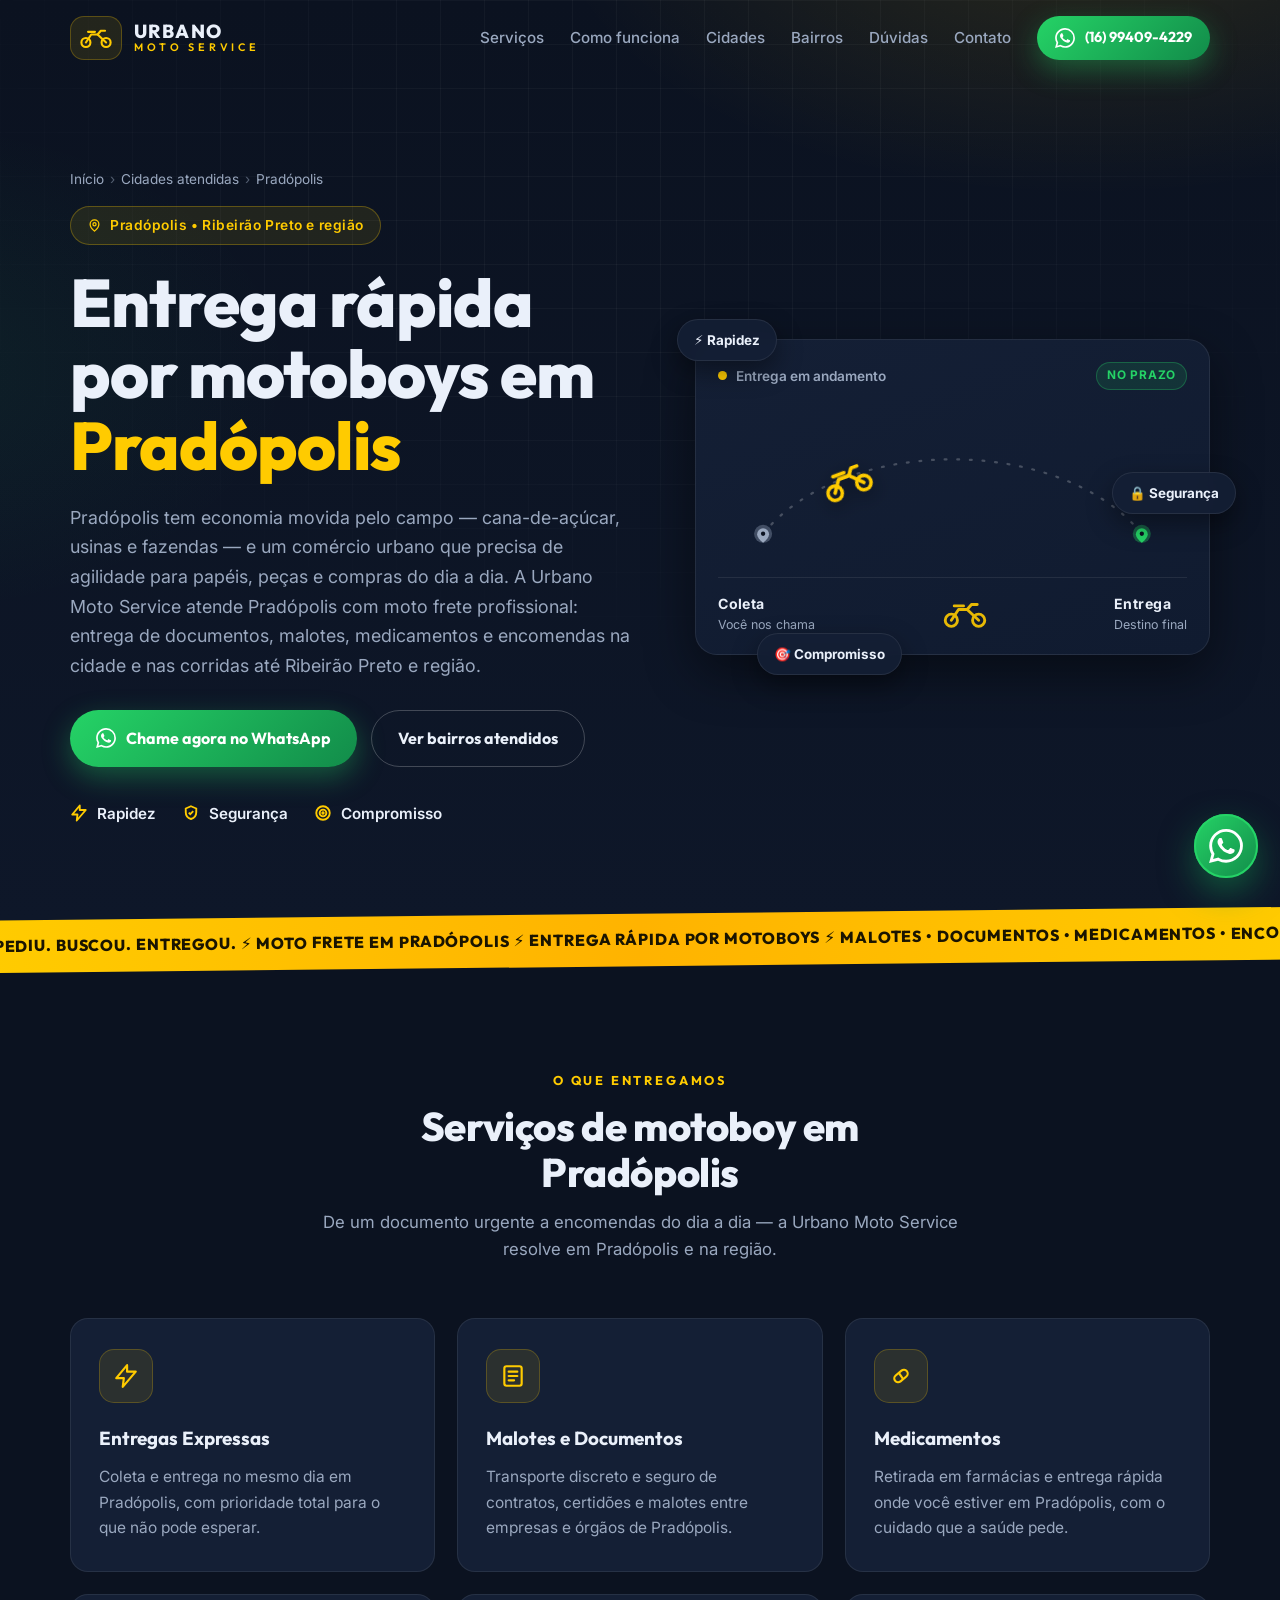
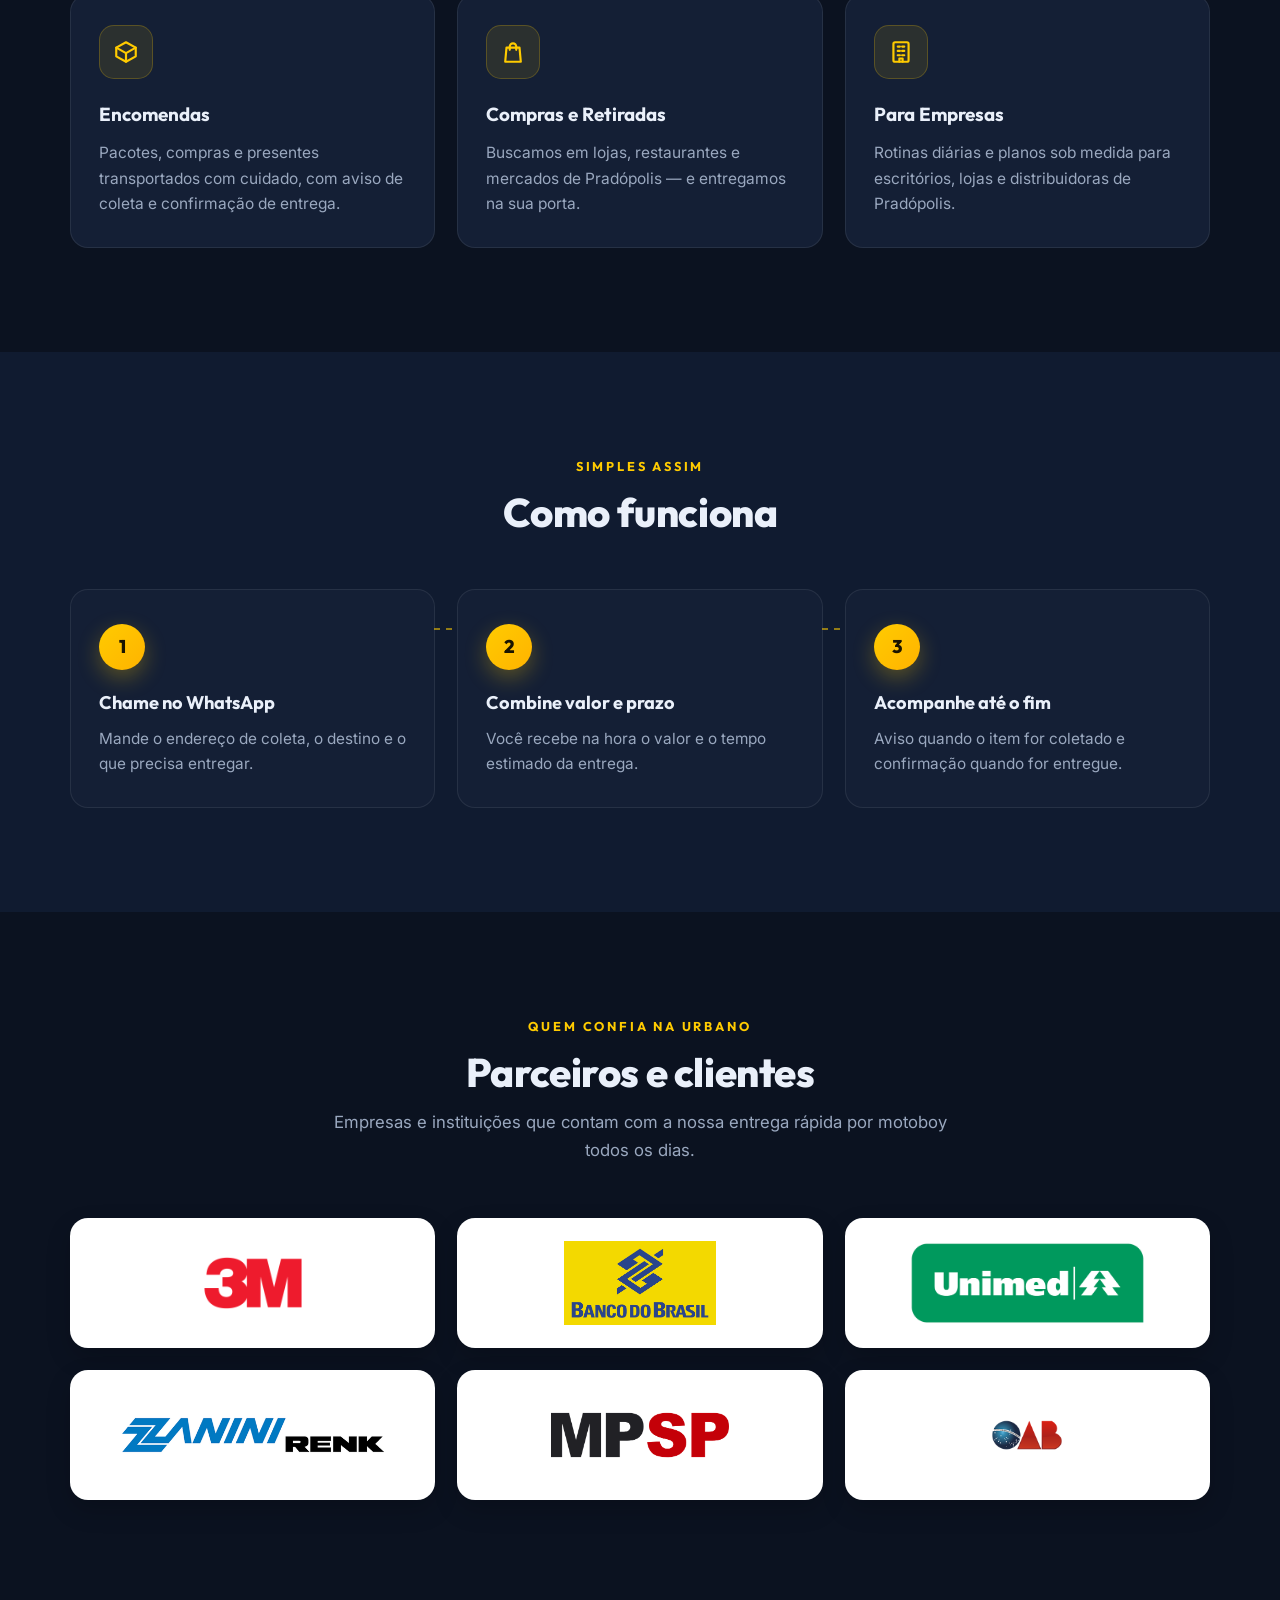
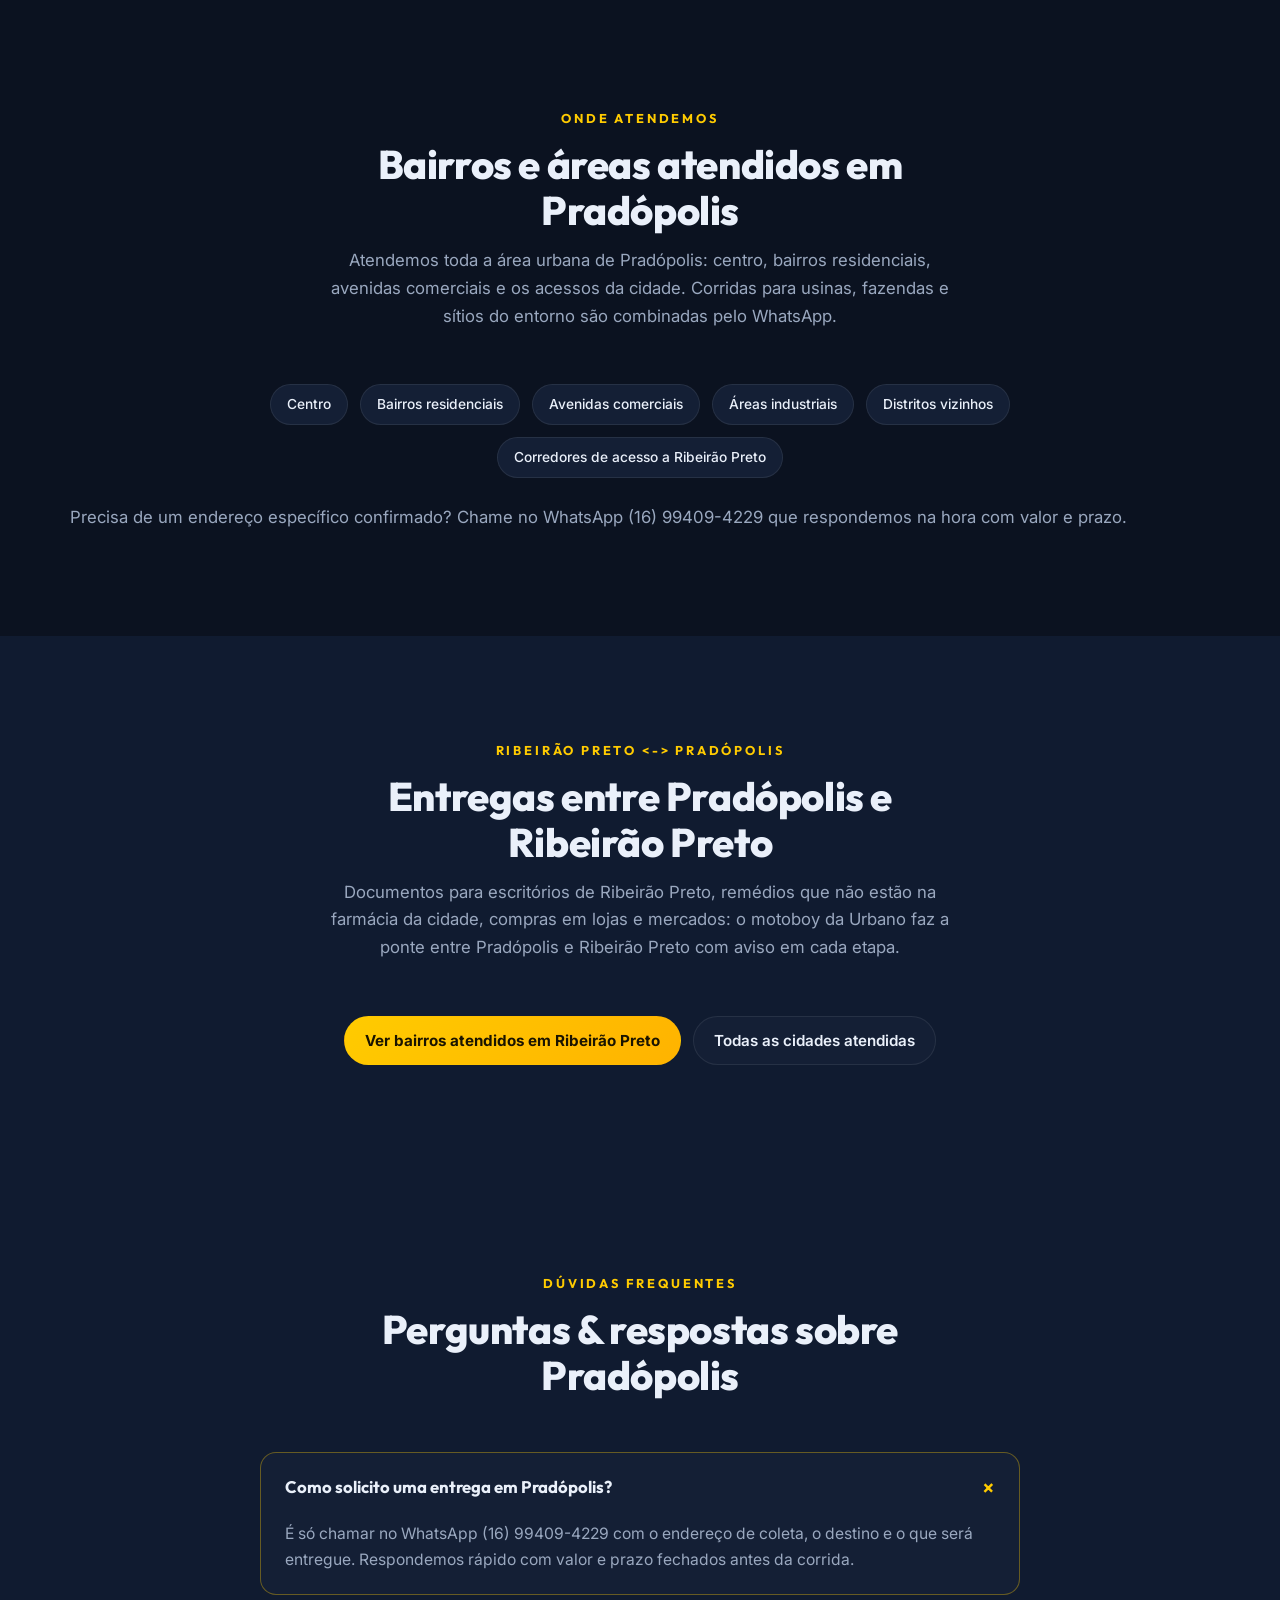
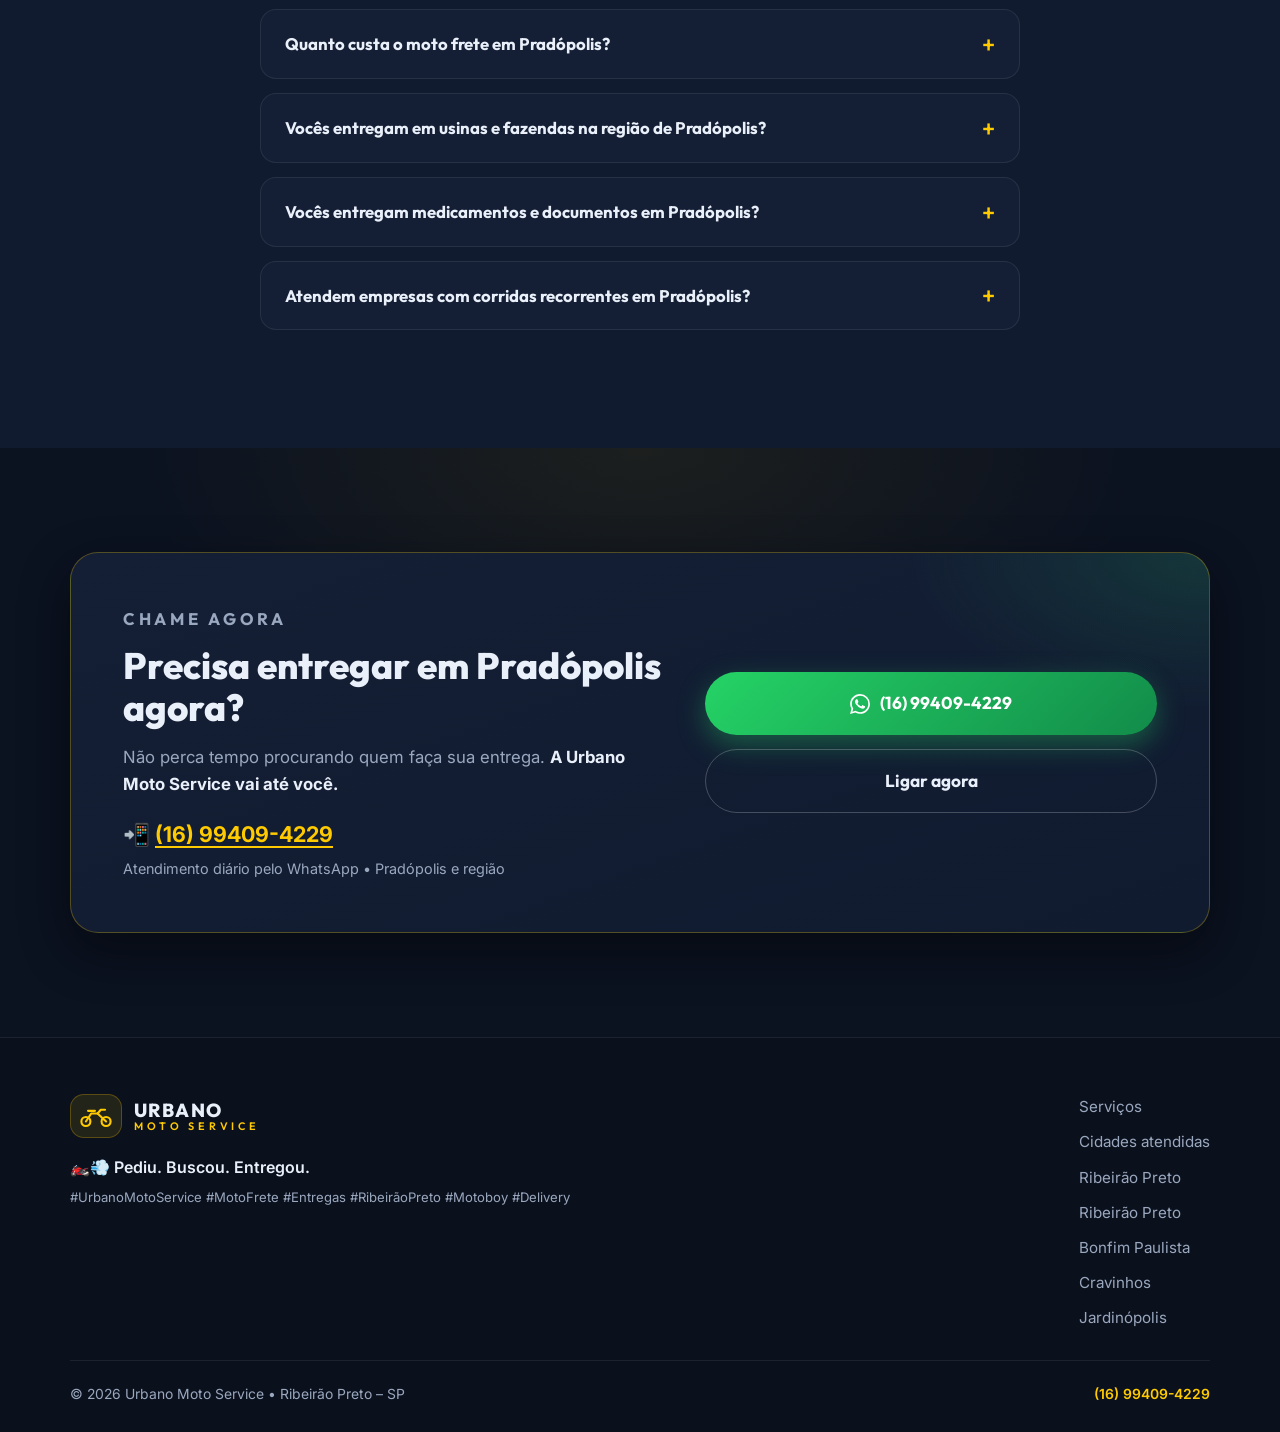
<file: entrega-rapida-por-motoboys-em-pradopolis/index.html>
<!DOCTYPE html>
<html lang="pt-BR">
<head>
  <meta charset="UTF-8">
  <meta name="viewport" content="width=device-width, initial-scale=1.0">
  <title>Entrega Rápida por Motoboys em Pradópolis | Urbano Moto Service</title>
  <meta name="description" content="Entrega rápida por motoboys em Pradópolis e região: malotes, documentos, medicamentos e encomendas no mesmo dia. Chame no WhatsApp (16) 99409-4229.">
  <meta name="author" content="Urbano Moto Service">
  <meta name="robots" content="index, follow, max-image-preview:large, max-snippet:-1, max-video-preview:-1">
  <meta name="geo.region" content="BR-SP">
  <meta name="geo.placename" content="Pradópolis">
  <meta name="theme-color" content="#0B1220">
  <link rel="canonical" href="https://entregasribeiraopreto.com.br/entrega-rapida-por-motoboys-em-pradopolis/">
  <link rel="icon" href="data:image/svg+xml,%3Csvg xmlns='http://www.w3.org/2000/svg' viewBox='0 0 64 64'%3E%3Crect width='64' height='64' rx='14' fill='%23FFCB00'/%3E%3Ccircle cx='18' cy='42' r='9' fill='none' stroke='%230B1220' stroke-width='5'/%3E%3Ccircle cx='47' cy='42' r='9' fill='none' stroke='%230B1220' stroke-width='5'/%3E%3Cpath d='M18 42 27 26h11l9 16' fill='none' stroke='%230B1220' stroke-width='5' stroke-linecap='round' stroke-linejoin='round'/%3E%3Cpath d='M38 26l5-8h7' fill='none' stroke='%230B1220' stroke-width='5' stroke-linecap='round'/%3E%3C/svg%3E">

  <meta property="og:type" content="website">
  <meta property="og:site_name" content="Urbano Moto Service">
  <meta property="og:title" content="Entrega Rápida por Motoboys em Pradópolis | Urbano Moto Service">
  <meta property="og:description" content="Pediu. Buscou. Entregou. Motoboy em Pradópolis com rapidez, segurança e compromisso. WhatsApp (16) 99409-4229.">
  <meta property="og:url" content="https://entregasribeiraopreto.com.br/entrega-rapida-por-motoboys-em-pradopolis/">
  <meta property="og:locale" content="pt_BR">
  <meta property="og:image" content="https://entregasribeiraopreto.com.br/og-image.png">
  <meta property="og:image:type" content="image/png">
  <meta property="og:image:width" content="1200">
  <meta property="og:image:height" content="630">
  <meta property="og:image:alt" content="Urbano Moto Service — entregas de moto em Pradópolis e região. Pediu. Buscou. Entregou.">

  <meta name="twitter:card" content="summary_large_image">
  <meta name="twitter:title" content="Entrega Rápida por Motoboys em Pradópolis | Urbano Moto Service">
  <meta name="twitter:description" content="Pediu. Buscou. Entregou. Motoboy em Pradópolis com rapidez, segurança e compromisso.">

  <link rel="preconnect" href="https://fonts.googleapis.com">
  <link rel="preconnect" href="https://fonts.gstatic.com" crossorigin>
  <link href="https://fonts.googleapis.com/css2?family=Inter:wght@400;500;600&family=Outfit:wght@500;600;700;800&display=swap" rel="stylesheet">
  <link rel="stylesheet" href="/css/style.css">

  <script type="application/ld+json">
  {
  "@context": "https://schema.org",
  "@type": "LocalBusiness",
  "@id": "https://entregasribeiraopreto.com.br/entrega-rapida-por-motoboys-em-pradopolis/#business",
  "name": "Urbano Moto Service",
  "alternateName": "Urbano Moto",
  "description": "Entrega rápida por motoboys em Pradópolis e região: malotes, documentos, medicamentos e encomendas no mesmo dia. Chame no WhatsApp (16) 99409-4229.",
  "slogan": "Pediu. Buscou. Entregou.",
  "telephone": "+5516994094229",
  "url": "https://entregasribeiraopreto.com.br/entrega-rapida-por-motoboys-em-pradopolis/",
  "image": "https://entregasribeiraopreto.com.br/og-image.png",
  "logo": "https://entregasribeiraopreto.com.br/og-image.png",
  "priceRange": "$",
  "address": {
    "@type": "PostalAddress",
    "streetAddress": "Rua Milton José Robusti, 75",
    "addressLocality": "Ribeirão Preto",
    "addressRegion": "SP",
    "postalCode": "14021-613",
    "addressCountry": "BR"
  },
  "areaServed": {
    "@type": "City",
    "name": "Pradópolis"
  },
  "contactPoint": {
    "@type": "ContactPoint",
    "contactType": "customer service",
    "telephone": "+5516994094229",
    "url": "https://wa.me/5516994094229",
    "availableLanguage": [
      "pt-BR"
    ]
  }
}
  </script>
  <script type="application/ld+json">
  {
  "@context": "https://schema.org",
  "@type": "BreadcrumbList",
  "itemListElement": [
    {
      "@type": "ListItem",
      "position": 1,
      "name": "Início",
      "item": "https://entregasribeiraopreto.com.br/"
    },
    {
      "@type": "ListItem",
      "position": 2,
      "name": "Cidades atendidas",
      "item": "https://entregasribeiraopreto.com.br/cidades-atendidas/"
    },
    {
      "@type": "ListItem",
      "position": 3,
      "name": "Pradópolis",
      "item": "https://entregasribeiraopreto.com.br/entrega-rapida-por-motoboys-em-pradopolis/"
    }
  ]
}
  </script>
  <script type="application/ld+json">
  {
  "@context": "https://schema.org",
  "@type": "FAQPage",
  "@id": "https://entregasribeiraopreto.com.br/entrega-rapida-por-motoboys-em-pradopolis/#faq",
  "mainEntity": [
    {
      "@type": "Question",
      "name": "Como solicito uma entrega em Pradópolis?",
      "acceptedAnswer": {
        "@type": "Answer",
        "text": "É só chamar no WhatsApp (16) 99409-4229 com o endereço de coleta, o destino e o que será entregue. Respondemos rápido com valor e prazo fechados antes da corrida."
      }
    },
    {
      "@type": "Question",
      "name": "Quanto custa o moto frete em Pradópolis?",
      "acceptedAnswer": {
        "@type": "Answer",
        "text": "O valor depende da distância e do tipo de item. Mande os endereços no WhatsApp (16) 99409-4229 e você recebe o preço fechado na hora, sem surpresa."
      }
    },
    {
      "@type": "Question",
      "name": "Vocês entregam em usinas e fazendas na região de Pradópolis?",
      "acceptedAnswer": {
        "@type": "Answer",
        "text": "Sim, conforme combinação. Envie a localização e a descrição do item no WhatsApp; confirmamos o acesso e enviamos o valor fechado antes da coleta."
      }
    },
    {
      "@type": "Question",
      "name": "Vocês entregam medicamentos e documentos em Pradópolis?",
      "acceptedAnswer": {
        "@type": "Answer",
        "text": "Sim. Malotes, documentos, medicamentos, encomendas e compras — sempre com conferência na coleta e na entrega, e aviso pelo WhatsApp em cada etapa."
      }
    },
    {
      "@type": "Question",
      "name": "Atendem empresas com corridas recorrentes em Pradópolis?",
      "acceptedAnswer": {
        "@type": "Answer",
        "text": "Sim. Montamos rotinas diárias e planos sob medida para escritórios, lojas, clínicas e distribuidoras. Fale com a gente pelo WhatsApp para montar o seu plano."
      }
    }
  ]
}
  </script>
  <!-- Google Tag Manager -->
  <script>(function(w,d,s,l,i){w[l]=w[l]||[];w[l].push({'gtm.start':
new Date().getTime(),event:'gtm.js'});var f=d.getElementsByTagName(s)[0],
j=d.createElement(s),dl=l!='dataLayer'?'&l='+l:'';j.async=true;j.src=
'https://www.googletagmanager.com/gtm.js?id='+i+dl;f.parentNode.insertBefore(j,f);
})(window,document,'script','dataLayer','GTM-KXH9SXRH');</script>
  <!-- End Google Tag Manager -->
</head>
<body id="inicio">
<!-- Google Tag Manager (noscript) -->
<noscript><iframe src="https://www.googletagmanager.com/ns.html?id=GTM-KXH9SXRH"
height="0" width="0" style="display:none;visibility:hidden"></iframe></noscript>
<!-- End Google Tag Manager (noscript) -->

  <header class="header" id="header">
    <div class="container header-inner">
      <a href="/" class="brand" aria-label="Urbano Moto Service — início">
        <span class="brand-badge"><svg viewBox="0 0 64 44" fill="none" stroke="currentColor" stroke-width="4" stroke-linecap="round" stroke-linejoin="round" aria-hidden="true"><circle cx="13" cy="31" r="8.5"/><circle cx="51" cy="31" r="8.5"/><path d="M13 31 L23 16 H35 L51 31"/><path d="M35 16 L41 9 H49"/><path d="M17 11 H30"/></svg></span>
        <span class="brand-text">
          <strong>URBANO</strong>
          <small>MOTO SERVICE</small>
        </span>
      </a>
      <nav class="nav" id="nav" aria-label="Navegação principal">
        <a href="/#servicos">Serviços</a>
        <a href="/#como-funciona">Como funciona</a>
        <a href="/cidades-atendidas/">Cidades</a>
        <a href="#bairros">Bairros</a>
        <a href="#faq">Dúvidas</a>
        <a href="#contato">Contato</a>
        <a class="btn btn-wa btn-sm nav-cta" target="_blank" rel="noopener" href="https://wa.me/5516994094229?text=Ol%C3%A1%21%20Vim%20pelo%20site%20da%20Urbano%20Moto%20Service%20e%20quero%20solicitar%20uma%20entrega%20em%20Prad%C3%B3polis.">
          <svg viewBox="0 0 24 24" aria-hidden="true"><path fill="currentColor" d="M17.472 14.382c-.297-.149-1.758-.867-2.03-.967-.273-.099-.471-.148-.67.15-.197.297-.767.966-.94 1.164-.173.199-.347.223-.644.075-.297-.15-1.255-.463-2.39-1.475-.883-.788-1.48-1.761-1.653-2.059-.173-.297-.018-.458.13-.606.134-.133.298-.347.446-.52.149-.174.198-.298.298-.497.099-.198.05-.371-.025-.52-.075-.149-.669-1.612-.916-2.207-.242-.579-.487-.5-.669-.51-.173-.008-.371-.01-.57-.01-.198 0-.52.074-.792.372-.272.297-1.04 1.016-1.04 2.479 0 1.462 1.065 2.875 1.213 3.074.149.198 2.096 3.2 5.077 4.487.709.306 1.262.489 1.694.625.712.227 1.36.195 1.871.118.571-.085 1.758-.719 2.006-1.413.248-.694.248-1.289.173-1.413-.074-.124-.272-.198-.57-.347m-5.421 7.403h-.004a9.87 9.87 0 0 1-5.031-1.378l-.361-.214-3.741.982.998-3.648-.235-.374a9.86 9.86 0 0 1-1.51-5.26c.001-5.45 4.436-9.884 9.888-9.884 2.64 0 5.122 1.03 6.988 2.898a9.825 9.825 0 0 1 2.893 6.994c-.003 5.45-4.437 9.884-9.885 9.884m8.413-18.297A11.815 11.815 0 0 0 12.05 0C5.495 0 .16 5.335.157 11.892c0 2.096.547 4.142 1.588 5.945L.057 24l6.305-1.654a11.882 11.882 0 0 0 5.683 1.448h.005c6.554 0 11.89-5.335 11.893-11.893a11.821 11.821 0 0 0-3.48-8.413Z"/></svg>
          (16) 99409-4229
        </a>
      </nav>
      <button class="nav-toggle" id="nav-toggle" aria-label="Abrir menu" aria-expanded="false" aria-controls="nav">
        <span></span><span></span><span></span>
      </button>
    </div>
  </header>

  <main>
    <!-- ===================== HERO ===================== -->
    <section class="hero">
      <div class="hero-bg" aria-hidden="true"></div>
      <div class="container hero-grid">
        <div class="hero-copy">
                      <nav class="breadcrumbs" aria-label="Você está aqui">
              <a href="/">Início</a><span class="bc-sep">›</span>
              <a href="/cidades-atendidas/">Cidades atendidas</a><span class="bc-sep">›</span>
              <span>Pradópolis</span>
            </nav>
          <p class="hero-tag"><svg viewBox="0 0 24 24" fill="none" stroke="currentColor" stroke-width="2" aria-hidden="true"><path d="M12 21s-7-5.5-7-11a7 7 0 0 1 14 0c0 5.5-7 11-7 11z"/><circle cx="12" cy="10" r="2.5"/></svg> Pradópolis • Ribeirão Preto e região</p>
          <h1>Entrega rápida por motoboys em <em>Pradópolis</em></h1>
          <p class="hero-sub">
            Pradópolis tem economia movida pelo campo — cana-de-açúcar, usinas e fazendas — e um comércio urbano que precisa de agilidade para papéis, peças e compras do dia a dia. A Urbano Moto Service atende Pradópolis com moto frete profissional: entrega de documentos, malotes, medicamentos e encomendas na cidade e nas corridas até Ribeirão Preto e região.
          </p>
          <div class="hero-actions">
            <a class="btn btn-wa" target="_blank" rel="noopener" href="https://wa.me/5516994094229?text=Ol%C3%A1%21%20Vim%20pelo%20site%20da%20Urbano%20Moto%20Service%20e%20quero%20solicitar%20uma%20entrega%20em%20Prad%C3%B3polis.">
              <svg viewBox="0 0 24 24" aria-hidden="true"><path fill="currentColor" d="M17.472 14.382c-.297-.149-1.758-.867-2.03-.967-.273-.099-.471-.148-.67.15-.197.297-.767.966-.94 1.164-.173.199-.347.223-.644.075-.297-.15-1.255-.463-2.39-1.475-.883-.788-1.48-1.761-1.653-2.059-.173-.297-.018-.458.13-.606.134-.133.298-.347.446-.52.149-.174.198-.298.298-.497.099-.198.05-.371-.025-.52-.075-.149-.669-1.612-.916-2.207-.242-.579-.487-.5-.669-.51-.173-.008-.371-.01-.57-.01-.198 0-.52.074-.792.372-.272.297-1.04 1.016-1.04 2.479 0 1.462 1.065 2.875 1.213 3.074.149.198 2.096 3.2 5.077 4.487.709.306 1.262.489 1.694.625.712.227 1.36.195 1.871.118.571-.085 1.758-.719 2.006-1.413.248-.694.248-1.289.173-1.413-.074-.124-.272-.198-.57-.347m-5.421 7.403h-.004a9.87 9.87 0 0 1-5.031-1.378l-.361-.214-3.741.982.998-3.648-.235-.374a9.86 9.86 0 0 1-1.51-5.26c.001-5.45 4.436-9.884 9.888-9.884 2.64 0 5.122 1.03 6.988 2.898a9.825 9.825 0 0 1 2.893 6.994c-.003 5.45-4.437 9.884-9.885 9.884m8.413-18.297A11.815 11.815 0 0 0 12.05 0C5.495 0 .16 5.335.157 11.892c0 2.096.547 4.142 1.588 5.945L.057 24l6.305-1.654a11.882 11.882 0 0 0 5.683 1.448h.005c6.554 0 11.89-5.335 11.893-11.893a11.821 11.821 0 0 0-3.48-8.413Z"/></svg>
              Chame agora no WhatsApp
            </a>
            <a class="btn btn-ghost" href="#bairros">Ver bairros atendidos</a>
          </div>
          <ul class="hero-feats">
            <li><svg viewBox="0 0 24 24" fill="none" stroke="currentColor" stroke-width="2.5" aria-hidden="true"><path d="M13 2 3 14h7l-1 8 12-14h-8l0-6z" stroke-linejoin="round"/></svg> Rapidez</li>
            <li><svg viewBox="0 0 24 24" fill="none" stroke="currentColor" stroke-width="2.5" aria-hidden="true"><path d="M12 3l7 3v5c0 5-3.5 8-7 9-3.5-1-7-4-7-9V6l7-3z"/><path d="M9 11.5l2 2 4-4"/></svg> Segurança</li>
            <li><svg viewBox="0 0 24 24" fill="none" stroke="currentColor" stroke-width="2.5" aria-hidden="true"><circle cx="12" cy="12" r="9"/><circle cx="12" cy="12" r="4.5"/><circle cx="12" cy="12" r="1" fill="currentColor"/></svg> Compromisso</li>
          </ul>
        </div>

        <div class="hero-visual" aria-hidden="true">
          <div class="route-card">
            <div class="route-card-head">
              <span class="route-dot"></span> Entrega em andamento
              <span class="route-eta">no prazo</span>
            </div>
            <svg class="route-svg" viewBox="0 0 520 210">
              <path class="route-path" d="M50 155 C140 45 380 45 470 155" />
              <g class="pin pin-start" transform="translate(50,155)">
                <circle class="pulse" r="10"/>
                <path d="M0 10c-4.4-3.6-6.6-6.4-6.6-9.4a6.6 6.6 0 1 1 13.2 0c0 3-2.2 5.8-6.6 9.4z"/>
                <circle cx="0" cy="0" r="2.4"/>
              </g>
              <g class="pin pin-end" transform="translate(470,155)">
                <circle class="pulse" r="10"/>
                <path d="M0 10c-4.4-3.6-6.6-6.4-6.6-9.4a6.6 6.6 0 1 1 13.2 0c0 3-2.2 5.8-6.6 9.4z"/>
                <circle cx="0" cy="0" r="2.4"/>
              </g>
              <g class="moto-rider">
                <animateMotion dur="9s" repeatCount="indefinite" rotate="auto" path="M50 155 C140 45 380 45 470 155"/>
                <g fill="none" stroke="#FFCB00" stroke-width="4" stroke-linecap="round" stroke-linejoin="round">
                  <circle cx="-17" cy="12" r="8"/>
                  <circle cx="17" cy="12" r="8"/>
                  <path d="M-17 12 L-8 -1 H4 L17 12"/>
                  <path d="M4 -1 L9 -8 H16"/>
                  <path d="M-13 -6 H0"/>
                </g>
              </g>
            </svg>
            <div class="route-card-foot">
              <div><strong>Coleta</strong><span>Você nos chama</span></div>
              <div class="route-card-foot-mid"><svg viewBox="0 0 64 44" fill="none" stroke="#FFCB00" stroke-width="4" stroke-linecap="round" stroke-linejoin="round"><circle cx="13" cy="31" r="8.5"/><circle cx="51" cy="31" r="8.5"/><path d="M13 31 L23 16 H35 L51 31"/><path d="M35 16 L41 9 H49"/><path d="M17 11 H30"/></svg></div>
              <div><strong>Entrega</strong><span>Destino final</span></div>
            </div>
          </div>
          <div class="chip chip-1">⚡ Rapidez</div>
          <div class="chip chip-2">🔒 Segurança</div>
          <div class="chip chip-3">🎯 Compromisso</div>
        </div>
      </div>
    </section>

    <!-- ===================== MARQUEE ===================== -->
    <div class="marquee" aria-hidden="true">
      <div class="marquee-track">
        <span>Pediu. Buscou. Entregou. ⚡ Moto frete em Pradópolis ⚡ Entrega rápida por motoboys ⚡ Malotes • Documentos • Medicamentos • Encomendas ⚡</span>
        <span>Pediu. Buscou. Entregou. ⚡ Moto frete em Pradópolis ⚡ Entrega rápida por motoboys ⚡ Malotes • Documentos • Medicamentos • Encomendas ⚡</span>
      </div>
    </div>

    <!-- ===================== SERVIÇOS ===================== -->
    <section class="section" id="servicos">
      <div class="container">
        <div class="section-head reveal">
          <p class="kicker">O que entregamos</p>
          <h2>Serviços de motoboy em Pradópolis</h2>
          <p class="section-sub">De um documento urgente a encomendas do dia a dia — a Urbano Moto Service resolve em Pradópolis e na região.</p>
        </div>
        <div class="grid grid-3">
          <article class="card reveal">
            <div class="card-icon"><svg viewBox="0 0 24 24" fill="none" stroke="currentColor" stroke-width="2" stroke-linecap="round" stroke-linejoin="round" aria-hidden="true"><path d="M13 2 3 14h7l-1 8 12-14h-8l0-6z"/></svg></div>
            <h3>Entregas Expressas</h3>
            <p>Coleta e entrega no mesmo dia em Pradópolis, com prioridade total para o que não pode esperar.</p>
          </article>
          <article class="card reveal">
            <div class="card-icon"><svg viewBox="0 0 24 24" fill="none" stroke="currentColor" stroke-width="2" stroke-linecap="round" stroke-linejoin="round" aria-hidden="true"><rect x="4" y="3" width="16" height="18" rx="2"/><path d="M8 8h8M8 12h8M8 16h5"/></svg></div>
            <h3>Malotes e Documentos</h3>
            <p>Transporte discreto e seguro de contratos, certidões e malotes entre empresas e órgãos de Pradópolis.</p>
          </article>
          <article class="card reveal">
            <div class="card-icon"><svg viewBox="0 0 24 24" fill="none" stroke="currentColor" stroke-width="2" stroke-linecap="round" stroke-linejoin="round" aria-hidden="true"><rect x="5" y="8.5" width="14" height="7" rx="3.5" transform="rotate(-40 12 12)"/><path d="M10.2 9.3l3.6 5.4"/></svg></div>
            <h3>Medicamentos</h3>
            <p>Retirada em farmácias e entrega rápida onde você estiver em Pradópolis, com o cuidado que a saúde pede.</p>
          </article>
          <article class="card reveal">
            <div class="card-icon"><svg viewBox="0 0 24 24" fill="none" stroke="currentColor" stroke-width="2" stroke-linecap="round" stroke-linejoin="round" aria-hidden="true"><path d="M21 8l-9-5-9 5v8l9 5 9-5z"/><path d="M3 8l9 5 9-5M12 13v8"/></svg></div>
            <h3>Encomendas</h3>
            <p>Pacotes, compras e presentes transportados com cuidado, com aviso de coleta e confirmação de entrega.</p>
          </article>
          <article class="card reveal">
            <div class="card-icon"><svg viewBox="0 0 24 24" fill="none" stroke="currentColor" stroke-width="2" stroke-linecap="round" stroke-linejoin="round" aria-hidden="true"><path d="M6 8h12l1.2 13H4.8L6 8z"/><path d="M9 10V7a3 3 0 0 1 6 0v3"/></svg></div>
            <h3>Compras e Retiradas</h3>
            <p>Buscamos em lojas, restaurantes e mercados de Pradópolis — e entregamos na sua porta.</p>
          </article>
          <article class="card reveal">
            <div class="card-icon"><svg viewBox="0 0 24 24" fill="none" stroke="currentColor" stroke-width="2" stroke-linecap="round" stroke-linejoin="round" aria-hidden="true"><rect x="5" y="3" width="14" height="18" rx="1.5"/><path d="M9 7h2M13 7h2M9 11h2M13 11h2M9 15h2M13 15h2M10.5 21v-3h3v3"/></svg></div>
            <h3>Para Empresas</h3>
            <p>Rotinas diárias e planos sob medida para escritórios, lojas e distribuidoras de Pradópolis.</p>
          </article>
        </div>
      </div>
    </section>

    <!-- ===================== COMO FUNCIONA ===================== -->
    <section class="section section-alt" id="como-funciona">
      <div class="container">
        <div class="section-head reveal">
          <p class="kicker">Simples assim</p>
          <h2>Como funciona</h2>
        </div>
        <ol class="steps">
          <li class="step reveal">
            <span class="step-num">1</span>
            <h3>Chame no WhatsApp</h3>
            <p>Mande o endereço de coleta, o destino e o que precisa entregar.</p>
          </li>
          <li class="step reveal">
            <span class="step-num">2</span>
            <h3>Combine valor e prazo</h3>
            <p>Você recebe na hora o valor e o tempo estimado da entrega.</p>
          </li>
          <li class="step reveal">
            <span class="step-num">3</span>
            <h3>Acompanhe até o fim</h3>
            <p>Aviso quando o item for coletado e confirmação quando for entregue.</p>
          </li>
        </ol>
      </div>
    </section>

    <!-- ===================== PARCEIROS ===================== -->
    <section class="section" id="parceiros">
      <div class="container">
        <div class="section-head reveal">
          <p class="kicker">Quem confia na Urbano</p>
          <h2>Parceiros e clientes</h2>
          <p class="section-sub">Empresas e instituições que contam com a nossa entrega rápida por motoboy todos os dias.</p>
        </div>
        <div class="grid grid-3 partner-grid">
          <article class="partner reveal"><img src="/img/parceiros/parceiro-3m.png" alt="Logomarca da 3M" loading="lazy" width="600" height="400"></article>
          <article class="partner reveal"><img src="/img/parceiros/parceiro-banco-do-brasil.png" alt="Logomarca do Banco do Brasil" loading="lazy" width="600" height="333"></article>
          <article class="partner reveal"><img src="/img/parceiros/parceiro-unimed.png" alt="Logomarca da Unimed" loading="lazy" width="600" height="213"></article>
          <article class="partner reveal"><img src="/img/parceiros/parceiro-zanini-renk.png" alt="Logomarca da Zanini Renk" loading="lazy" width="600" height="160"></article>
          <article class="partner reveal"><img src="/img/parceiros/parceiro-mpsp.png" alt="Logomarca do Ministério Público do Estado de São Paulo (MP-SP)" loading="lazy" width="600" height="283"></article>
          <article class="partner reveal"><img src="/img/parceiros/parceiro-oab.png" alt="Logomarca da OAB — Ordem dos Advogados do Brasil" loading="lazy" width="244" height="244"></article>
        </div>
      </div>
    </section>

    <!-- ===================== BAIRROS ===================== -->
    <section class="section" id="bairros">
      <div class="container">
        <div class="section-head reveal">
          <p class="kicker">Onde atendemos</p>
          <h2>Bairros e áreas atendidos em Pradópolis</h2>
          <p class="section-sub">Atendemos toda a área urbana de Pradópolis: centro, bairros residenciais, avenidas comerciais e os acessos da cidade. Corridas para usinas, fazendas e sítios do entorno são combinadas pelo WhatsApp.</p>
        </div>
        <ul class="chips reveal">
          <li class="chip-city chip-bairro">Centro</li>
          <li class="chip-city chip-bairro">Bairros residenciais</li>
          <li class="chip-city chip-bairro">Avenidas comerciais</li>
          <li class="chip-city chip-bairro">Áreas industriais</li>
          <li class="chip-city chip-bairro">Distritos vizinhos</li>
          <li class="chip-city chip-bairro">Corredores de acesso a Ribeirão Preto</li>
        </ul>
        <p class="section-sub reveal" style="margin-top:26px;">Precisa de um endereço específico confirmado? Chame no WhatsApp (16) 99409-4229 que respondemos na hora com valor e prazo.</p>
      </div>
    </section>

    <!-- ===================== ENTREGAS INTERCIDADE ===================== -->
    <section class="section section-alt" id="intercidade">
      <div class="container container-narrow">
        <div class="section-head reveal">
          <p class="kicker">Ribeirão Preto &lt;-&gt; Pradópolis</p>
          <h2>Entregas entre Pradópolis e Ribeirão Preto</h2>
          <p class="section-sub">Documentos para escritórios de Ribeirão Preto, remédios que não estão na farmácia da cidade, compras em lojas e mercados: o motoboy da Urbano faz a ponte entre Pradópolis e Ribeirão Preto com aviso em cada etapa.</p>
        </div>
        <ul class="chips reveal">
          <li class="chip-city chip-city-main"><a href="/entrega-rapida-por-motoboys-em-ribeirao-preto/">Ver bairros atendidos em Ribeirão Preto</a></li>
          <li class="chip-city"><a href="/cidades-atendidas/">Todas as cidades atendidas</a></li>
        </ul>
      </div>
    </section>

    <!-- ===================== FAQ ===================== -->
    <section class="section section-alt" id="faq">
      <div class="container container-narrow">
        <div class="section-head reveal">
          <p class="kicker">Dúvidas frequentes</p>
          <h2>Perguntas &amp; respostas sobre Pradópolis</h2>
        </div>
        <details class="faq reveal" open>
          <summary>Como solicito uma entrega em Pradópolis?</summary>
          <p>É só chamar no WhatsApp (16) 99409-4229 com o endereço de coleta, o destino e o que será entregue. Respondemos rápido com valor e prazo fechados antes da corrida.</p>
        </details>
        <details class="faq reveal">
          <summary>Quanto custa o moto frete em Pradópolis?</summary>
          <p>O valor depende da distância e do tipo de item. Mande os endereços no WhatsApp (16) 99409-4229 e você recebe o preço fechado na hora, sem surpresa.</p>
        </details>
        <details class="faq reveal">
          <summary>Vocês entregam em usinas e fazendas na região de Pradópolis?</summary>
          <p>Sim, conforme combinação. Envie a localização e a descrição do item no WhatsApp; confirmamos o acesso e enviamos o valor fechado antes da coleta.</p>
        </details>
        <details class="faq reveal">
          <summary>Vocês entregam medicamentos e documentos em Pradópolis?</summary>
          <p>Sim. Malotes, documentos, medicamentos, encomendas e compras — sempre com conferência na coleta e na entrega, e aviso pelo WhatsApp em cada etapa.</p>
        </details>
        <details class="faq reveal">
          <summary>Atendem empresas com corridas recorrentes em Pradópolis?</summary>
          <p>Sim. Montamos rotinas diárias e planos sob medida para escritórios, lojas, clínicas e distribuidoras. Fale com a gente pelo WhatsApp para montar o seu plano.</p>
        </details>
      </div>
    </section>

    <!-- ===================== CONTATO ===================== -->
    <section class="section contact" id="contato">
      <div class="container">
        <div class="contact-card reveal">
          <div class="contact-copy">
            <p class="kicker kicker-light">Chame agora</p>
            <h2>Precisa entregar em Pradópolis agora?</h2>
            <p>Não perca tempo procurando quem faça sua entrega. <strong>A Urbano Moto Service vai até você.</strong></p>
            <p class="contact-phone">📲 <a href="tel:+5516994094229">(16) 99409-4229</a></p>
            <p class="contact-hours">Atendimento diário pelo WhatsApp • Pradópolis e região</p>
          </div>
          <div class="contact-actions">
            <a class="btn btn-wa btn-lg" target="_blank" rel="noopener" href="https://wa.me/5516994094229?text=Ol%C3%A1%21%20Vim%20pelo%20site%20da%20Urbano%20Moto%20Service%20e%20quero%20solicitar%20uma%20entrega%20em%20Prad%C3%B3polis.">
              <svg viewBox="0 0 24 24" aria-hidden="true"><path fill="currentColor" d="M17.472 14.382c-.297-.149-1.758-.867-2.03-.967-.273-.099-.471-.148-.67.15-.197.297-.767.966-.94 1.164-.173.199-.347.223-.644.075-.297-.15-1.255-.463-2.39-1.475-.883-.788-1.48-1.761-1.653-2.059-.173-.297-.018-.458.13-.606.134-.133.298-.347.446-.52.149-.174.198-.298.298-.497.099-.198.05-.371-.025-.52-.075-.149-.669-1.612-.916-2.207-.242-.579-.487-.5-.669-.51-.173-.008-.371-.01-.57-.01-.198 0-.52.074-.792.372-.272.297-1.04 1.016-1.04 2.479 0 1.462 1.065 2.875 1.213 3.074.149.198 2.096 3.2 5.077 4.487.709.306 1.262.489 1.694.625.712.227 1.36.195 1.871.118.571-.085 1.758-.719 2.006-1.413.248-.694.248-1.289.173-1.413-.074-.124-.272-.198-.57-.347m-5.421 7.403h-.004a9.87 9.87 0 0 1-5.031-1.378l-.361-.214-3.741.982.998-3.648-.235-.374a9.86 9.86 0 0 1-1.51-5.26c.001-5.45 4.436-9.884 9.888-9.884 2.64 0 5.122 1.03 6.988 2.898a9.825 9.825 0 0 1 2.893 6.994c-.003 5.45-4.437 9.884-9.885 9.884m8.413-18.297A11.815 11.815 0 0 0 12.05 0C5.495 0 .16 5.335.157 11.892c0 2.096.547 4.142 1.588 5.945L.057 24l6.305-1.654a11.882 11.882 0 0 0 5.683 1.448h.005c6.554 0 11.89-5.335 11.893-11.893a11.821 11.821 0 0 0-3.48-8.413Z"/></svg>
              (16) 99409-4229
            </a>
            <a class="btn btn-ghost btn-lg" href="tel:+5516994094229">Ligar agora</a>
          </div>
        </div>
      </div>
    </section>
  </main>

  <footer class="footer">
    <div class="container footer-inner">
      <div class="footer-brand">
        <a href="/" class="brand">
          <span class="brand-badge"><svg viewBox="0 0 64 44" fill="none" stroke="currentColor" stroke-width="4" stroke-linecap="round" stroke-linejoin="round" aria-hidden="true"><circle cx="13" cy="31" r="8.5"/><circle cx="51" cy="31" r="8.5"/><path d="M13 31 L23 16 H35 L51 31"/><path d="M35 16 L41 9 H49"/><path d="M17 11 H30"/></svg></span>
          <span class="brand-text"><strong>URBANO</strong><small>MOTO SERVICE</small></span>
        </a>
        <p class="footer-slogan">🏍️💨 Pediu. Buscou. Entregou.</p>
        <p class="footer-tags">#UrbanoMotoService #MotoFrete #Entregas #RibeirãoPreto #Motoboy #Delivery</p>
      </div>
      <nav class="footer-nav" aria-label="Links do rodapé">
        <a href="/#servicos">Serviços</a>
        <a href="/cidades-atendidas/">Cidades atendidas</a>
        <a href="/entrega-rapida-por-motoboys-em-ribeirao-preto/">Ribeirão Preto</a>
        <a href="/entrega-rapida-por-motoboys-em-ribeirao-preto/">Ribeirão Preto</a>
        <a href="/entrega-rapida-por-motoboys-em-bonfim-paulista/">Bonfim Paulista</a>
        <a href="/entrega-rapida-por-motoboys-em-cravinhos/">Cravinhos</a>
        <a href="/entrega-rapida-por-motoboys-em-jardinopolis/">Jardinópolis</a>
      </nav>
    </div>
    <div class="container footer-base">
      <p>© <span id="year">2026</span> Urbano Moto Service • Ribeirão Preto – SP</p>
      <p><a class="footer-phone" href="tel:+5516994094229">(16) 99409-4229</a></p>
    </div>
  </footer>

  <!-- ===================== WHATSAPP FLUTUANTE ===================== -->
  <a class="float-wa" target="_blank" rel="noopener" aria-label="Chame no WhatsApp: (16) 99409-4229"
     href="https://wa.me/5516994094229?text=Ol%C3%A1%21%20Vim%20pelo%20site%20da%20Urbano%20Moto%20Service%20e%20quero%20solicitar%20uma%20entrega%20em%20Prad%C3%B3polis.">
    <svg viewBox="0 0 24 24" aria-hidden="true"><path fill="currentColor" d="M17.472 14.382c-.297-.149-1.758-.867-2.03-.967-.273-.099-.471-.148-.67.15-.197.297-.767.966-.94 1.164-.173.199-.347.223-.644.075-.297-.15-1.255-.463-2.39-1.475-.883-.788-1.48-1.761-1.653-2.059-.173-.297-.018-.458.13-.606.134-.133.298-.347.446-.52.149-.174.198-.298.298-.497.099-.198.05-.371-.025-.52-.075-.149-.669-1.612-.916-2.207-.242-.579-.487-.5-.669-.51-.173-.008-.371-.01-.57-.01-.198 0-.52.074-.792.372-.272.297-1.04 1.016-1.04 2.479 0 1.462 1.065 2.875 1.213 3.074.149.198 2.096 3.2 5.077 4.487.709.306 1.262.489 1.694.625.712.227 1.36.195 1.871.118.571-.085 1.758-.719 2.006-1.413.248-.694.248-1.289.173-1.413-.074-.124-.272-.198-.57-.347m-5.421 7.403h-.004a9.87 9.87 0 0 1-5.031-1.378l-.361-.214-3.741.982.998-3.648-.235-.374a9.86 9.86 0 0 1-1.51-5.26c.001-5.45 4.436-9.884 9.888-9.884 2.64 0 5.122 1.03 6.988 2.898a9.825 9.825 0 0 1 2.893 6.994c-.003 5.45-4.437 9.884-9.885 9.884m8.413-18.297A11.815 11.815 0 0 0 12.05 0C5.495 0 .16 5.335.157 11.892c0 2.096.547 4.142 1.588 5.945L.057 24l6.305-1.654a11.882 11.882 0 0 0 5.683 1.448h.005c6.554 0 11.89-5.335 11.893-11.893a11.821 11.821 0 0 0-3.48-8.413Z"/></svg>
    <span class="float-wa-tip">Pediu. Buscou. Entregou.<br><strong>Chame no WhatsApp</strong></span>
  </a>

  <script src="/js/main.js"></script>
</body>
</html>
</file>
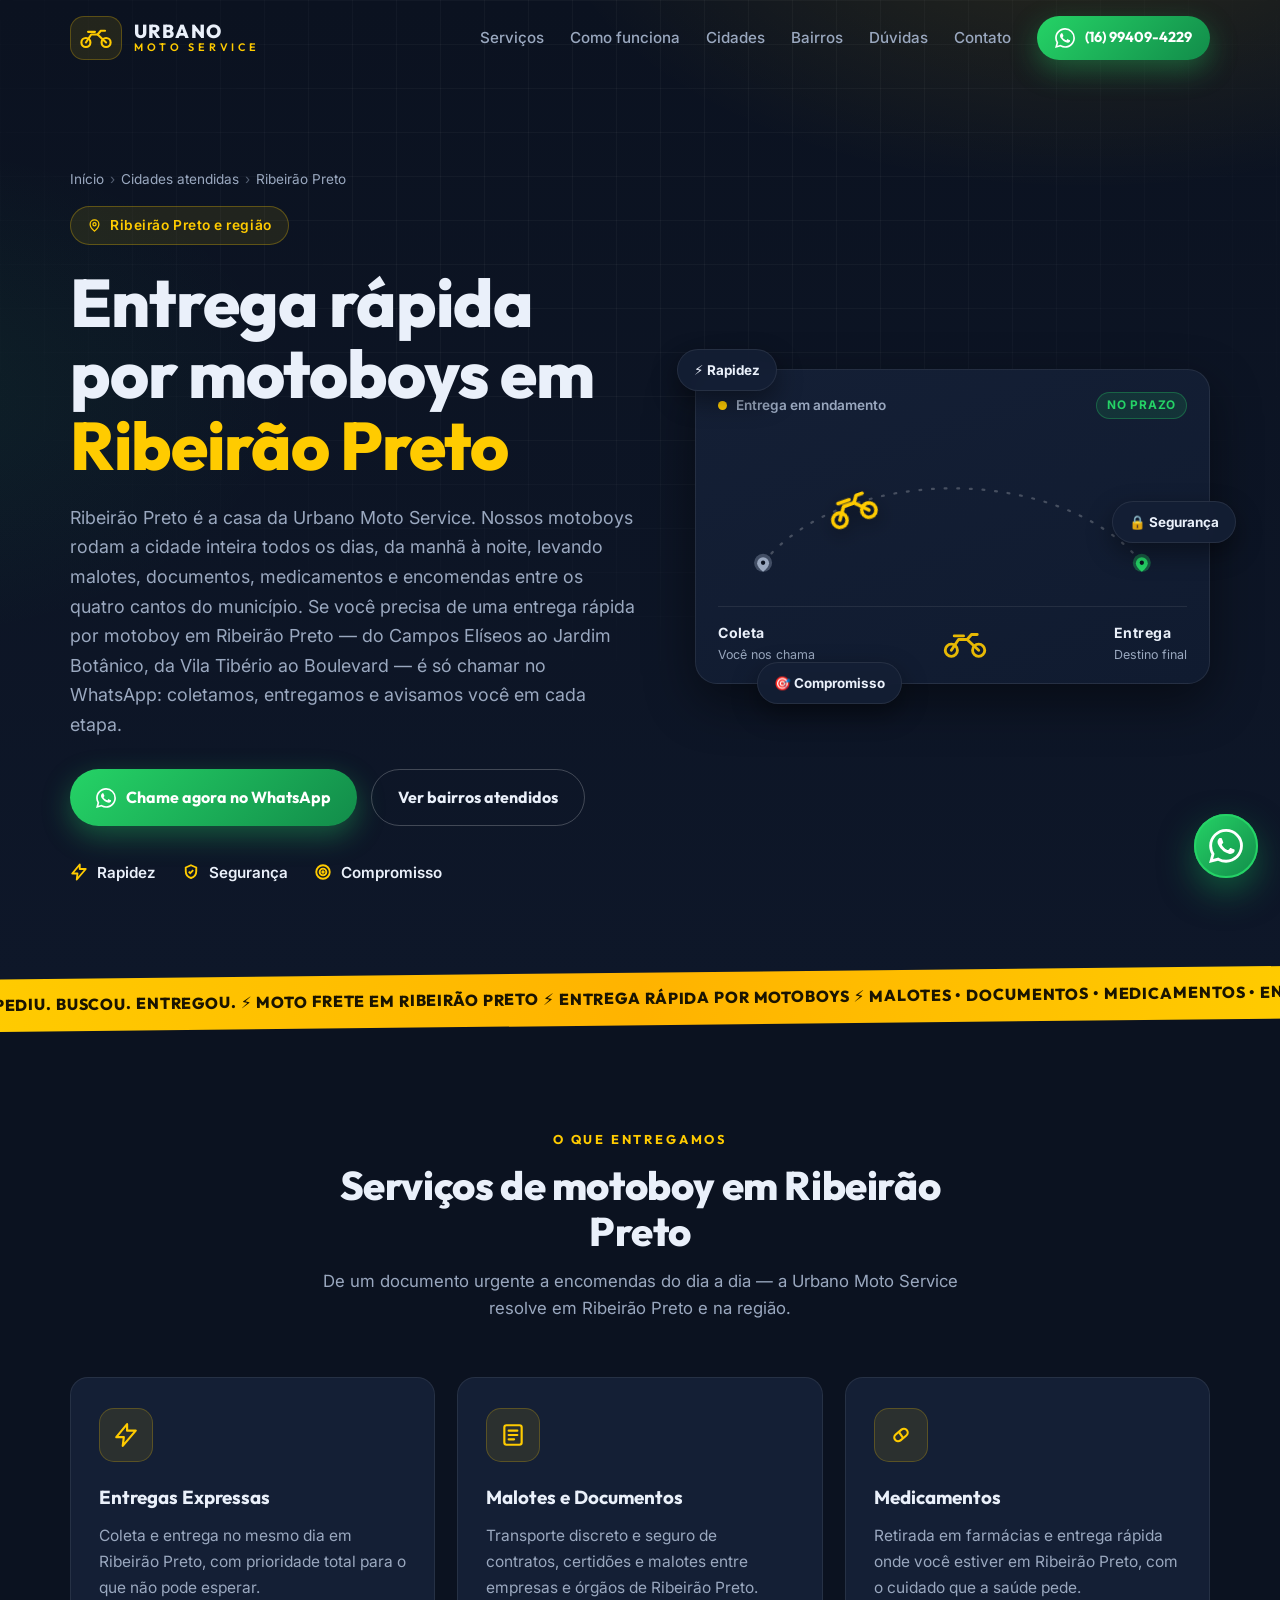
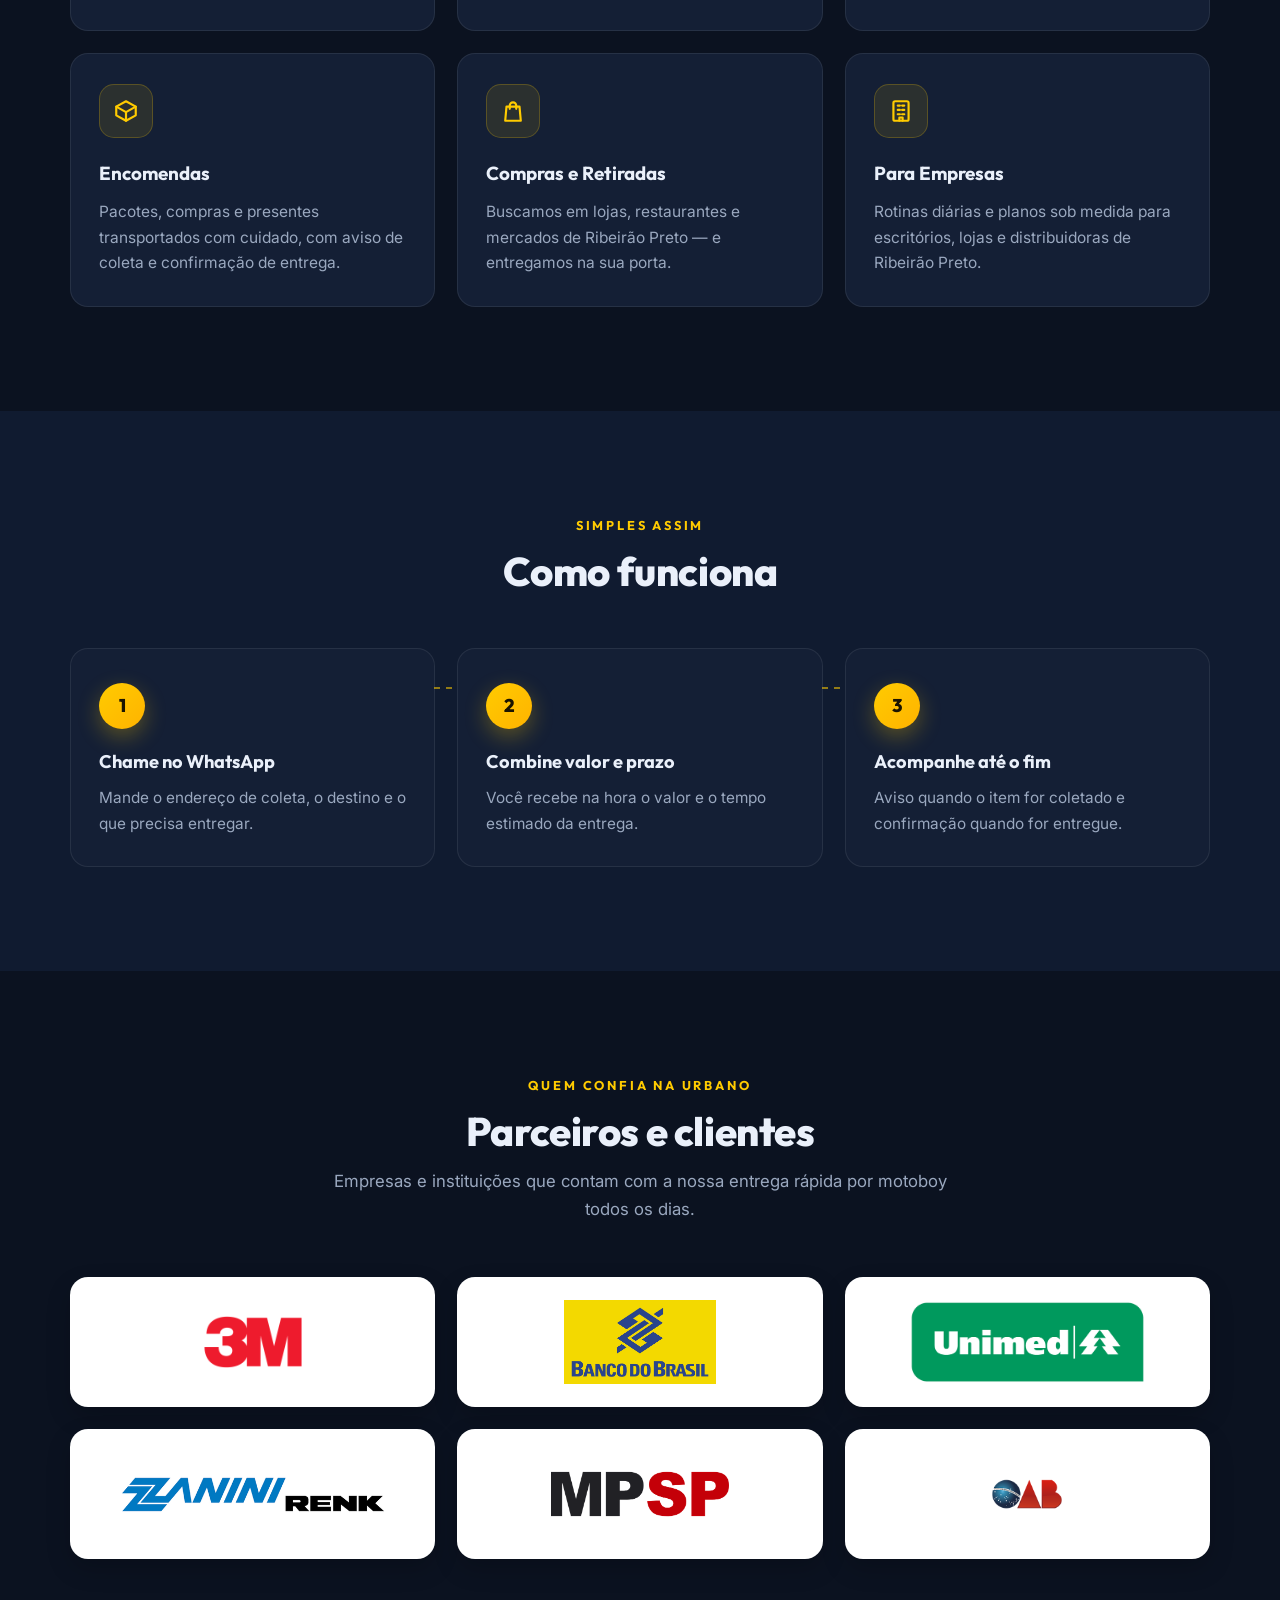
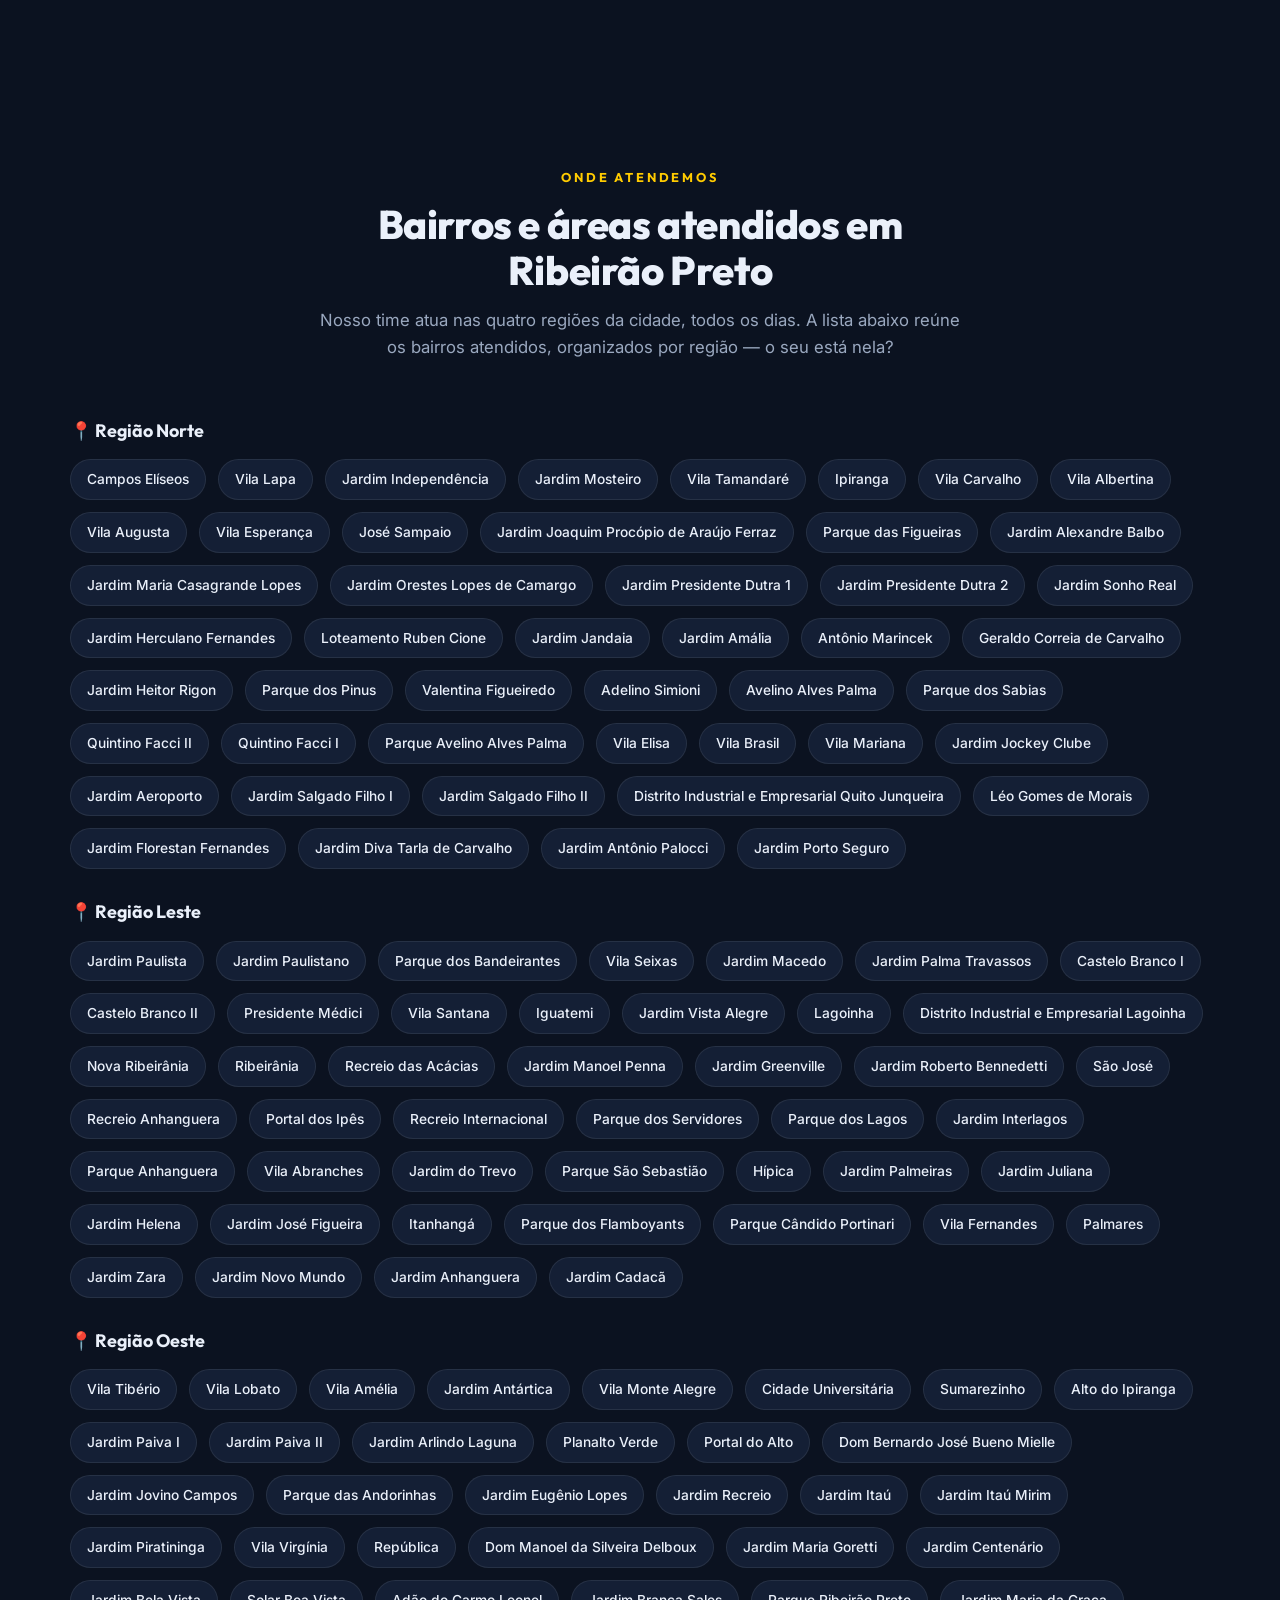
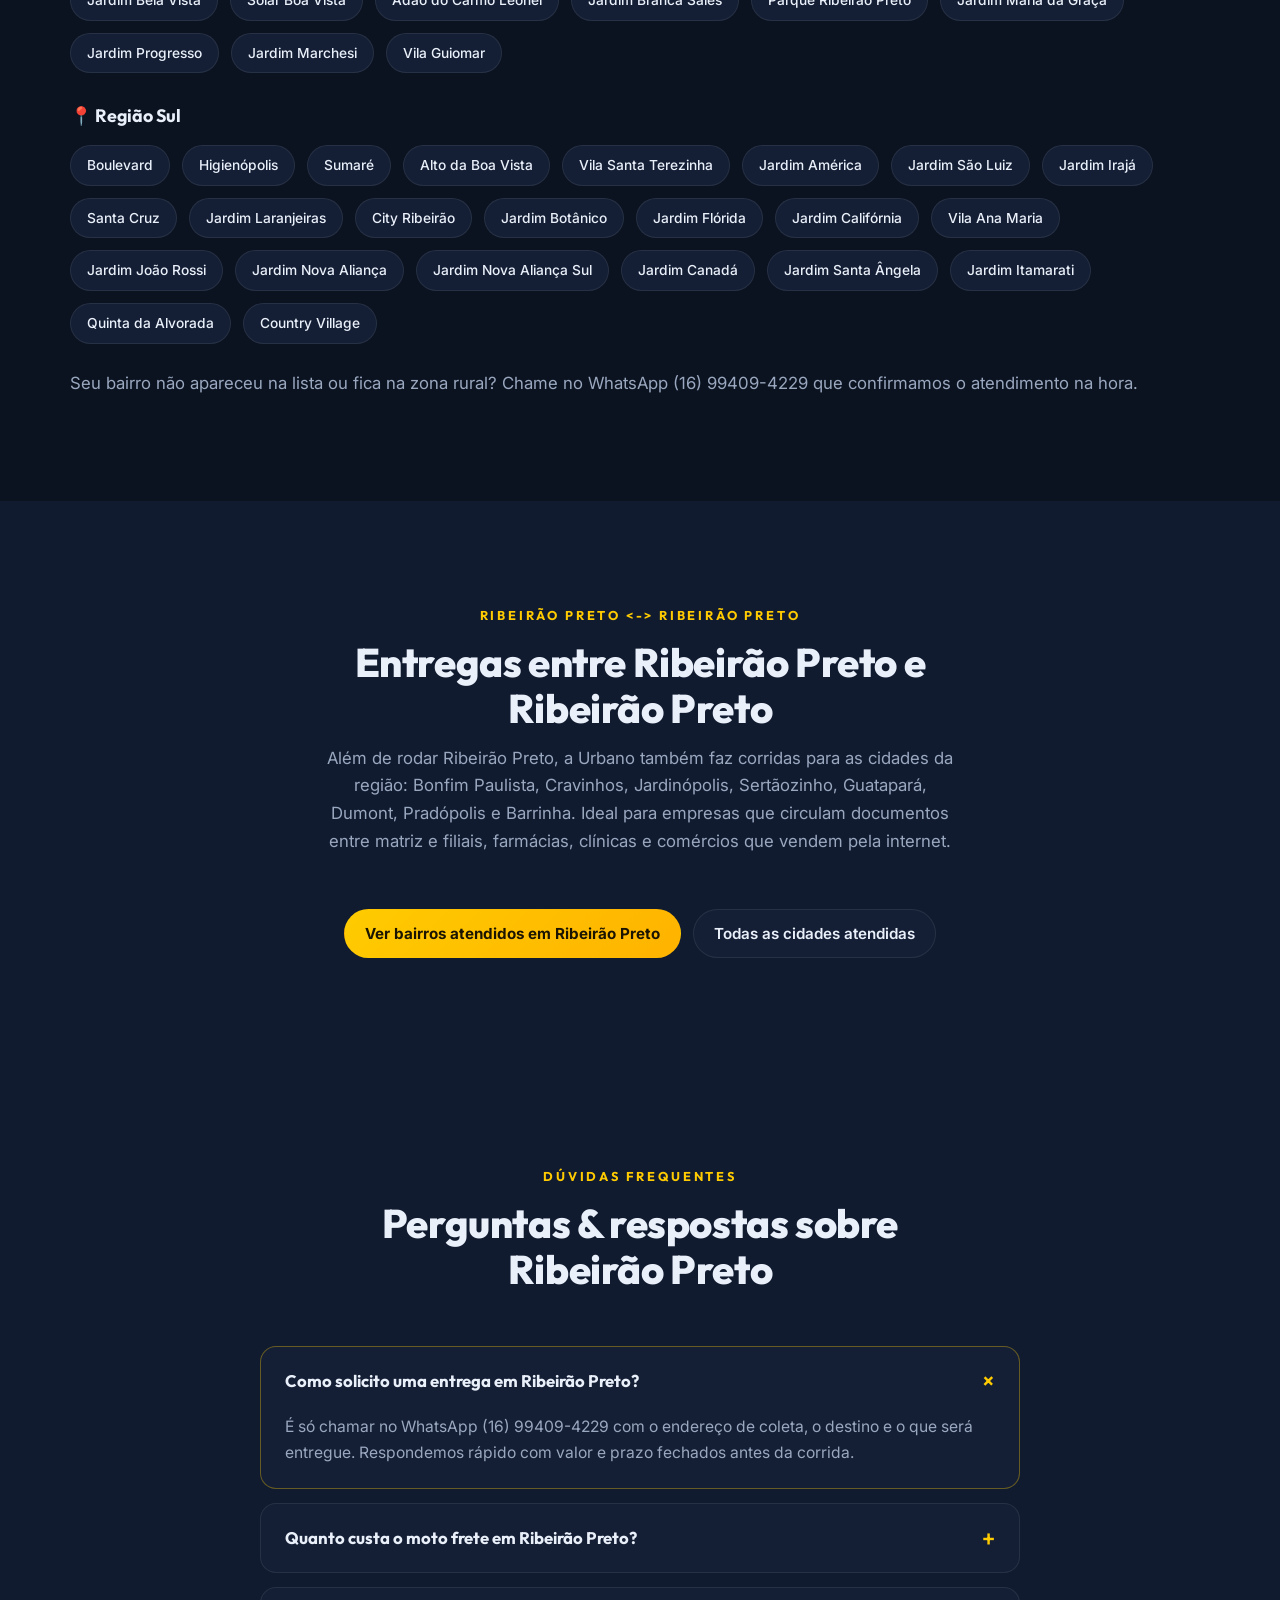
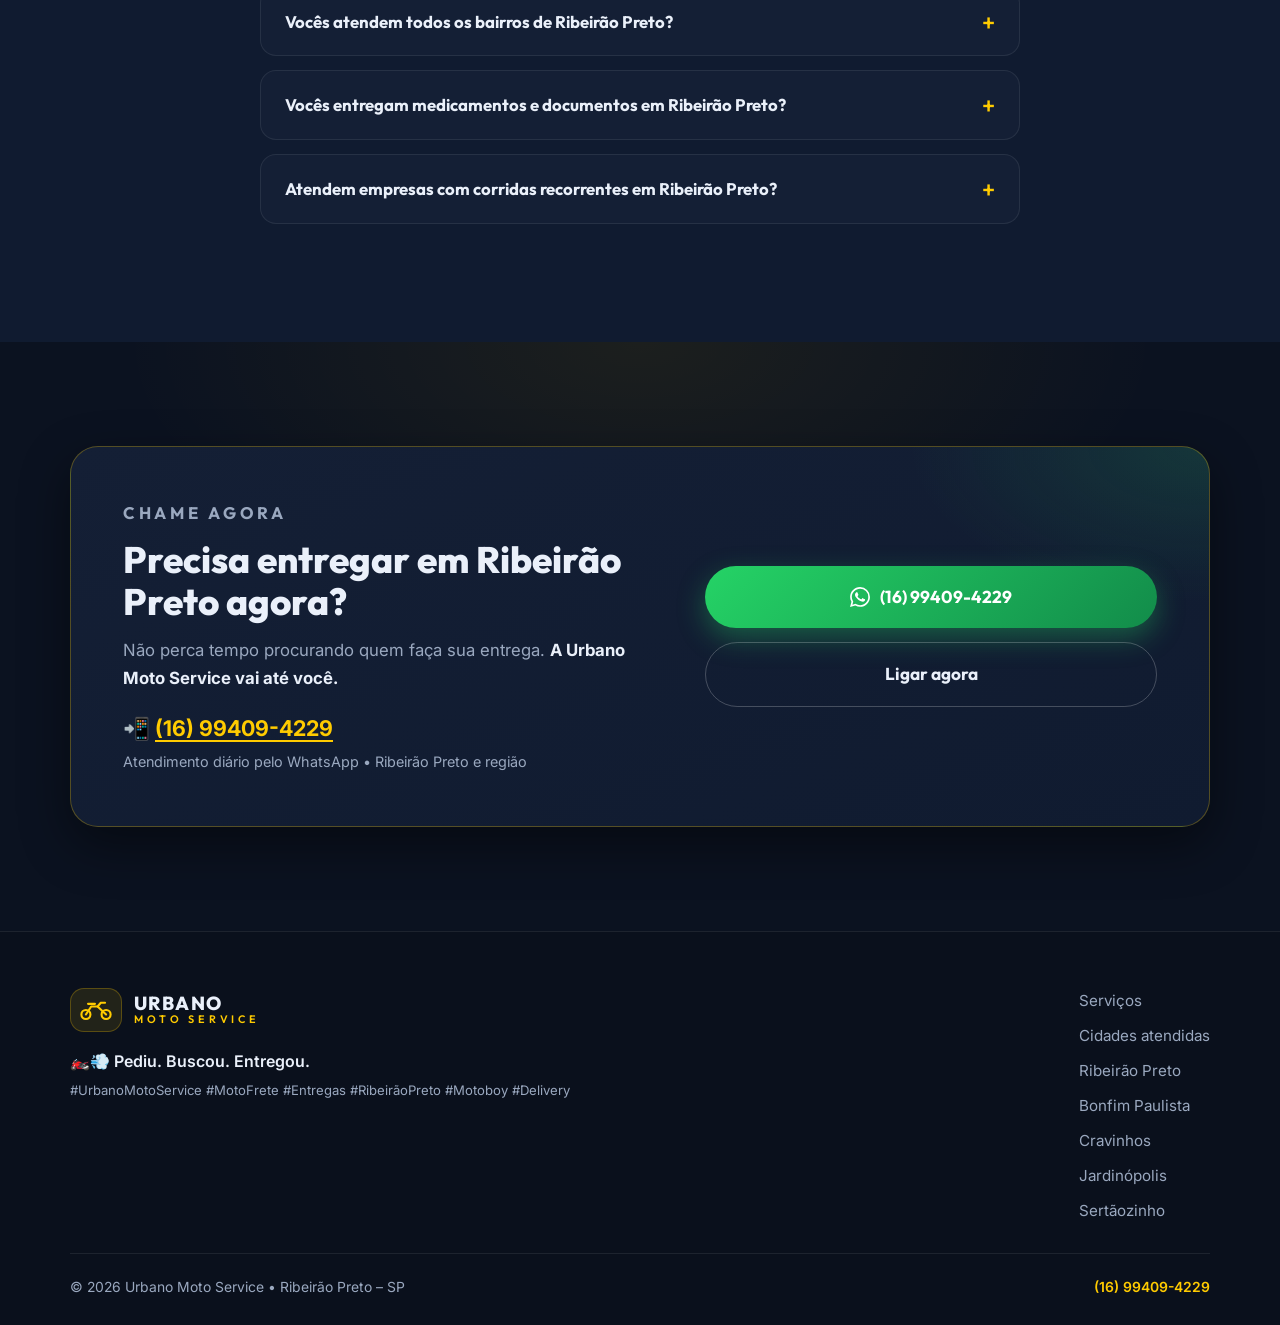
<file: entrega-rapida-por-motoboys-em-ribeirao-preto/index.html>
<!DOCTYPE html>
<html lang="pt-BR">
<head>
  <meta charset="UTF-8">
  <meta name="viewport" content="width=device-width, initial-scale=1.0">
  <title>Entrega Rápida por Motoboys em Ribeirão Preto | Urbano Moto Service</title>
  <meta name="description" content="Entrega rápida por motoboys em Ribeirão Preto e região: malotes, documentos, medicamentos e encomendas no mesmo dia. Chame no WhatsApp (16) 99409-4229.">
  <meta name="author" content="Urbano Moto Service">
  <meta name="robots" content="index, follow, max-image-preview:large, max-snippet:-1, max-video-preview:-1">
  <meta name="geo.region" content="BR-SP">
  <meta name="geo.placename" content="Ribeirão Preto">
  <meta name="theme-color" content="#0B1220">
  <link rel="canonical" href="https://entregasribeiraopreto.com.br/entrega-rapida-por-motoboys-em-ribeirao-preto/">
  <link rel="icon" href="data:image/svg+xml,%3Csvg xmlns='http://www.w3.org/2000/svg' viewBox='0 0 64 64'%3E%3Crect width='64' height='64' rx='14' fill='%23FFCB00'/%3E%3Ccircle cx='18' cy='42' r='9' fill='none' stroke='%230B1220' stroke-width='5'/%3E%3Ccircle cx='47' cy='42' r='9' fill='none' stroke='%230B1220' stroke-width='5'/%3E%3Cpath d='M18 42 27 26h11l9 16' fill='none' stroke='%230B1220' stroke-width='5' stroke-linecap='round' stroke-linejoin='round'/%3E%3Cpath d='M38 26l5-8h7' fill='none' stroke='%230B1220' stroke-width='5' stroke-linecap='round'/%3E%3C/svg%3E">

  <meta property="og:type" content="website">
  <meta property="og:site_name" content="Urbano Moto Service">
  <meta property="og:title" content="Entrega Rápida por Motoboys em Ribeirão Preto | Urbano Moto Service">
  <meta property="og:description" content="Pediu. Buscou. Entregou. Motoboy em Ribeirão Preto com rapidez, segurança e compromisso. WhatsApp (16) 99409-4229.">
  <meta property="og:url" content="https://entregasribeiraopreto.com.br/entrega-rapida-por-motoboys-em-ribeirao-preto/">
  <meta property="og:locale" content="pt_BR">
  <meta property="og:image" content="https://entregasribeiraopreto.com.br/og-image.png">
  <meta property="og:image:type" content="image/png">
  <meta property="og:image:width" content="1200">
  <meta property="og:image:height" content="630">
  <meta property="og:image:alt" content="Urbano Moto Service — entregas de moto em Ribeirão Preto e região. Pediu. Buscou. Entregou.">

  <meta name="twitter:card" content="summary_large_image">
  <meta name="twitter:title" content="Entrega Rápida por Motoboys em Ribeirão Preto | Urbano Moto Service">
  <meta name="twitter:description" content="Pediu. Buscou. Entregou. Motoboy em Ribeirão Preto com rapidez, segurança e compromisso.">

  <link rel="preconnect" href="https://fonts.googleapis.com">
  <link rel="preconnect" href="https://fonts.gstatic.com" crossorigin>
  <link href="https://fonts.googleapis.com/css2?family=Inter:wght@400;500;600&family=Outfit:wght@500;600;700;800&display=swap" rel="stylesheet">
  <link rel="stylesheet" href="/css/style.css">

  <script type="application/ld+json">
  {
  "@context": "https://schema.org",
  "@type": "LocalBusiness",
  "@id": "https://entregasribeiraopreto.com.br/entrega-rapida-por-motoboys-em-ribeirao-preto/#business",
  "name": "Urbano Moto Service",
  "alternateName": "Urbano Moto",
  "description": "Entrega rápida por motoboys em Ribeirão Preto e região: malotes, documentos, medicamentos e encomendas no mesmo dia. Chame no WhatsApp (16) 99409-4229.",
  "slogan": "Pediu. Buscou. Entregou.",
  "telephone": "+5516994094229",
  "url": "https://entregasribeiraopreto.com.br/entrega-rapida-por-motoboys-em-ribeirao-preto/",
  "image": "https://entregasribeiraopreto.com.br/og-image.png",
  "logo": "https://entregasribeiraopreto.com.br/og-image.png",
  "priceRange": "$",
  "address": {
    "@type": "PostalAddress",
    "streetAddress": "Rua Milton José Robusti, 75",
    "addressLocality": "Ribeirão Preto",
    "addressRegion": "SP",
    "postalCode": "14021-613",
    "addressCountry": "BR"
  },
  "areaServed": {
    "@type": "City",
    "name": "Ribeirão Preto"
  },
  "contactPoint": {
    "@type": "ContactPoint",
    "contactType": "customer service",
    "telephone": "+5516994094229",
    "url": "https://wa.me/5516994094229",
    "availableLanguage": [
      "pt-BR"
    ]
  }
}
  </script>
  <script type="application/ld+json">
  {
  "@context": "https://schema.org",
  "@type": "BreadcrumbList",
  "itemListElement": [
    {
      "@type": "ListItem",
      "position": 1,
      "name": "Início",
      "item": "https://entregasribeiraopreto.com.br/"
    },
    {
      "@type": "ListItem",
      "position": 2,
      "name": "Cidades atendidas",
      "item": "https://entregasribeiraopreto.com.br/cidades-atendidas/"
    },
    {
      "@type": "ListItem",
      "position": 3,
      "name": "Ribeirão Preto",
      "item": "https://entregasribeiraopreto.com.br/entrega-rapida-por-motoboys-em-ribeirao-preto/"
    }
  ]
}
  </script>
  <script type="application/ld+json">
  {
  "@context": "https://schema.org",
  "@type": "FAQPage",
  "@id": "https://entregasribeiraopreto.com.br/entrega-rapida-por-motoboys-em-ribeirao-preto/#faq",
  "mainEntity": [
    {
      "@type": "Question",
      "name": "Como solicito uma entrega em Ribeirão Preto?",
      "acceptedAnswer": {
        "@type": "Answer",
        "text": "É só chamar no WhatsApp (16) 99409-4229 com o endereço de coleta, o destino e o que será entregue. Respondemos rápido com valor e prazo fechados antes da corrida."
      }
    },
    {
      "@type": "Question",
      "name": "Quanto custa o moto frete em Ribeirão Preto?",
      "acceptedAnswer": {
        "@type": "Answer",
        "text": "O valor depende da distância e do tipo de item. Mande os endereços no WhatsApp (16) 99409-4229 e você recebe o preço fechado na hora, sem surpresa."
      }
    },
    {
      "@type": "Question",
      "name": "Vocês atendem todos os bairros de Ribeirão Preto?",
      "acceptedAnswer": {
        "@type": "Answer",
        "text": "Sim. A lista desta página reúne os bairros das regiões norte, leste, oeste e sul atendidos pela Urbano. Endereços em zona rural ou condomínios mais distantes também são atendidos — combine o valor pelo WhatsApp antes da corrida."
      }
    },
    {
      "@type": "Question",
      "name": "Vocês entregam medicamentos e documentos em Ribeirão Preto?",
      "acceptedAnswer": {
        "@type": "Answer",
        "text": "Sim. Malotes, documentos, medicamentos, encomendas e compras — sempre com conferência na coleta e na entrega, e aviso pelo WhatsApp em cada etapa."
      }
    },
    {
      "@type": "Question",
      "name": "Atendem empresas com corridas recorrentes em Ribeirão Preto?",
      "acceptedAnswer": {
        "@type": "Answer",
        "text": "Sim. Montamos rotinas diárias e planos sob medida para escritórios, lojas, clínicas e distribuidoras. Fale com a gente pelo WhatsApp para montar o seu plano."
      }
    }
  ]
}
  </script>
  <!-- Google Tag Manager -->
  <script>(function(w,d,s,l,i){w[l]=w[l]||[];w[l].push({'gtm.start':
new Date().getTime(),event:'gtm.js'});var f=d.getElementsByTagName(s)[0],
j=d.createElement(s),dl=l!='dataLayer'?'&l='+l:'';j.async=true;j.src=
'https://www.googletagmanager.com/gtm.js?id='+i+dl;f.parentNode.insertBefore(j,f);
})(window,document,'script','dataLayer','GTM-KXH9SXRH');</script>
  <!-- End Google Tag Manager -->
</head>
<body id="inicio">
<!-- Google Tag Manager (noscript) -->
<noscript><iframe src="https://www.googletagmanager.com/ns.html?id=GTM-KXH9SXRH"
height="0" width="0" style="display:none;visibility:hidden"></iframe></noscript>
<!-- End Google Tag Manager (noscript) -->

  <header class="header" id="header">
    <div class="container header-inner">
      <a href="/" class="brand" aria-label="Urbano Moto Service — início">
        <span class="brand-badge"><svg viewBox="0 0 64 44" fill="none" stroke="currentColor" stroke-width="4" stroke-linecap="round" stroke-linejoin="round" aria-hidden="true"><circle cx="13" cy="31" r="8.5"/><circle cx="51" cy="31" r="8.5"/><path d="M13 31 L23 16 H35 L51 31"/><path d="M35 16 L41 9 H49"/><path d="M17 11 H30"/></svg></span>
        <span class="brand-text">
          <strong>URBANO</strong>
          <small>MOTO SERVICE</small>
        </span>
      </a>
      <nav class="nav" id="nav" aria-label="Navegação principal">
        <a href="/#servicos">Serviços</a>
        <a href="/#como-funciona">Como funciona</a>
        <a href="/cidades-atendidas/">Cidades</a>
        <a href="#bairros">Bairros</a>
        <a href="#faq">Dúvidas</a>
        <a href="#contato">Contato</a>
        <a class="btn btn-wa btn-sm nav-cta" target="_blank" rel="noopener" href="https://wa.me/5516994094229?text=Ol%C3%A1%21%20Vim%20pelo%20site%20da%20Urbano%20Moto%20Service%20e%20quero%20solicitar%20uma%20entrega%20em%20Ribeir%C3%A3o%20Preto.">
          <svg viewBox="0 0 24 24" aria-hidden="true"><path fill="currentColor" d="M17.472 14.382c-.297-.149-1.758-.867-2.03-.967-.273-.099-.471-.148-.67.15-.197.297-.767.966-.94 1.164-.173.199-.347.223-.644.075-.297-.15-1.255-.463-2.39-1.475-.883-.788-1.48-1.761-1.653-2.059-.173-.297-.018-.458.13-.606.134-.133.298-.347.446-.52.149-.174.198-.298.298-.497.099-.198.05-.371-.025-.52-.075-.149-.669-1.612-.916-2.207-.242-.579-.487-.5-.669-.51-.173-.008-.371-.01-.57-.01-.198 0-.52.074-.792.372-.272.297-1.04 1.016-1.04 2.479 0 1.462 1.065 2.875 1.213 3.074.149.198 2.096 3.2 5.077 4.487.709.306 1.262.489 1.694.625.712.227 1.36.195 1.871.118.571-.085 1.758-.719 2.006-1.413.248-.694.248-1.289.173-1.413-.074-.124-.272-.198-.57-.347m-5.421 7.403h-.004a9.87 9.87 0 0 1-5.031-1.378l-.361-.214-3.741.982.998-3.648-.235-.374a9.86 9.86 0 0 1-1.51-5.26c.001-5.45 4.436-9.884 9.888-9.884 2.64 0 5.122 1.03 6.988 2.898a9.825 9.825 0 0 1 2.893 6.994c-.003 5.45-4.437 9.884-9.885 9.884m8.413-18.297A11.815 11.815 0 0 0 12.05 0C5.495 0 .16 5.335.157 11.892c0 2.096.547 4.142 1.588 5.945L.057 24l6.305-1.654a11.882 11.882 0 0 0 5.683 1.448h.005c6.554 0 11.89-5.335 11.893-11.893a11.821 11.821 0 0 0-3.48-8.413Z"/></svg>
          (16) 99409-4229
        </a>
      </nav>
      <button class="nav-toggle" id="nav-toggle" aria-label="Abrir menu" aria-expanded="false" aria-controls="nav">
        <span></span><span></span><span></span>
      </button>
    </div>
  </header>

  <main>
    <!-- ===================== HERO ===================== -->
    <section class="hero">
      <div class="hero-bg" aria-hidden="true"></div>
      <div class="container hero-grid">
        <div class="hero-copy">
                      <nav class="breadcrumbs" aria-label="Você está aqui">
              <a href="/">Início</a><span class="bc-sep">›</span>
              <a href="/cidades-atendidas/">Cidades atendidas</a><span class="bc-sep">›</span>
              <span>Ribeirão Preto</span>
            </nav>
          <p class="hero-tag"><svg viewBox="0 0 24 24" fill="none" stroke="currentColor" stroke-width="2" aria-hidden="true"><path d="M12 21s-7-5.5-7-11a7 7 0 0 1 14 0c0 5.5-7 11-7 11z"/><circle cx="12" cy="10" r="2.5"/></svg> Ribeirão Preto e região</p>
          <h1>Entrega rápida por motoboys em <em>Ribeirão Preto</em></h1>
          <p class="hero-sub">
            Ribeirão Preto é a casa da Urbano Moto Service. Nossos motoboys rodam a cidade inteira todos os dias, da manhã à noite, levando malotes, documentos, medicamentos e encomendas entre os quatro cantos do município. Se você precisa de uma entrega rápida por motoboy em Ribeirão Preto — do Campos Elíseos ao Jardim Botânico, da Vila Tibério ao Boulevard — é só chamar no WhatsApp: coletamos, entregamos e avisamos você em cada etapa.
          </p>
          <div class="hero-actions">
            <a class="btn btn-wa" target="_blank" rel="noopener" href="https://wa.me/5516994094229?text=Ol%C3%A1%21%20Vim%20pelo%20site%20da%20Urbano%20Moto%20Service%20e%20quero%20solicitar%20uma%20entrega%20em%20Ribeir%C3%A3o%20Preto.">
              <svg viewBox="0 0 24 24" aria-hidden="true"><path fill="currentColor" d="M17.472 14.382c-.297-.149-1.758-.867-2.03-.967-.273-.099-.471-.148-.67.15-.197.297-.767.966-.94 1.164-.173.199-.347.223-.644.075-.297-.15-1.255-.463-2.39-1.475-.883-.788-1.48-1.761-1.653-2.059-.173-.297-.018-.458.13-.606.134-.133.298-.347.446-.52.149-.174.198-.298.298-.497.099-.198.05-.371-.025-.52-.075-.149-.669-1.612-.916-2.207-.242-.579-.487-.5-.669-.51-.173-.008-.371-.01-.57-.01-.198 0-.52.074-.792.372-.272.297-1.04 1.016-1.04 2.479 0 1.462 1.065 2.875 1.213 3.074.149.198 2.096 3.2 5.077 4.487.709.306 1.262.489 1.694.625.712.227 1.36.195 1.871.118.571-.085 1.758-.719 2.006-1.413.248-.694.248-1.289.173-1.413-.074-.124-.272-.198-.57-.347m-5.421 7.403h-.004a9.87 9.87 0 0 1-5.031-1.378l-.361-.214-3.741.982.998-3.648-.235-.374a9.86 9.86 0 0 1-1.51-5.26c.001-5.45 4.436-9.884 9.888-9.884 2.64 0 5.122 1.03 6.988 2.898a9.825 9.825 0 0 1 2.893 6.994c-.003 5.45-4.437 9.884-9.885 9.884m8.413-18.297A11.815 11.815 0 0 0 12.05 0C5.495 0 .16 5.335.157 11.892c0 2.096.547 4.142 1.588 5.945L.057 24l6.305-1.654a11.882 11.882 0 0 0 5.683 1.448h.005c6.554 0 11.89-5.335 11.893-11.893a11.821 11.821 0 0 0-3.48-8.413Z"/></svg>
              Chame agora no WhatsApp
            </a>
            <a class="btn btn-ghost" href="#bairros">Ver bairros atendidos</a>
          </div>
          <ul class="hero-feats">
            <li><svg viewBox="0 0 24 24" fill="none" stroke="currentColor" stroke-width="2.5" aria-hidden="true"><path d="M13 2 3 14h7l-1 8 12-14h-8l0-6z" stroke-linejoin="round"/></svg> Rapidez</li>
            <li><svg viewBox="0 0 24 24" fill="none" stroke="currentColor" stroke-width="2.5" aria-hidden="true"><path d="M12 3l7 3v5c0 5-3.5 8-7 9-3.5-1-7-4-7-9V6l7-3z"/><path d="M9 11.5l2 2 4-4"/></svg> Segurança</li>
            <li><svg viewBox="0 0 24 24" fill="none" stroke="currentColor" stroke-width="2.5" aria-hidden="true"><circle cx="12" cy="12" r="9"/><circle cx="12" cy="12" r="4.5"/><circle cx="12" cy="12" r="1" fill="currentColor"/></svg> Compromisso</li>
          </ul>
        </div>

        <div class="hero-visual" aria-hidden="true">
          <div class="route-card">
            <div class="route-card-head">
              <span class="route-dot"></span> Entrega em andamento
              <span class="route-eta">no prazo</span>
            </div>
            <svg class="route-svg" viewBox="0 0 520 210">
              <path class="route-path" d="M50 155 C140 45 380 45 470 155" />
              <g class="pin pin-start" transform="translate(50,155)">
                <circle class="pulse" r="10"/>
                <path d="M0 10c-4.4-3.6-6.6-6.4-6.6-9.4a6.6 6.6 0 1 1 13.2 0c0 3-2.2 5.8-6.6 9.4z"/>
                <circle cx="0" cy="0" r="2.4"/>
              </g>
              <g class="pin pin-end" transform="translate(470,155)">
                <circle class="pulse" r="10"/>
                <path d="M0 10c-4.4-3.6-6.6-6.4-6.6-9.4a6.6 6.6 0 1 1 13.2 0c0 3-2.2 5.8-6.6 9.4z"/>
                <circle cx="0" cy="0" r="2.4"/>
              </g>
              <g class="moto-rider">
                <animateMotion dur="9s" repeatCount="indefinite" rotate="auto" path="M50 155 C140 45 380 45 470 155"/>
                <g fill="none" stroke="#FFCB00" stroke-width="4" stroke-linecap="round" stroke-linejoin="round">
                  <circle cx="-17" cy="12" r="8"/>
                  <circle cx="17" cy="12" r="8"/>
                  <path d="M-17 12 L-8 -1 H4 L17 12"/>
                  <path d="M4 -1 L9 -8 H16"/>
                  <path d="M-13 -6 H0"/>
                </g>
              </g>
            </svg>
            <div class="route-card-foot">
              <div><strong>Coleta</strong><span>Você nos chama</span></div>
              <div class="route-card-foot-mid"><svg viewBox="0 0 64 44" fill="none" stroke="#FFCB00" stroke-width="4" stroke-linecap="round" stroke-linejoin="round"><circle cx="13" cy="31" r="8.5"/><circle cx="51" cy="31" r="8.5"/><path d="M13 31 L23 16 H35 L51 31"/><path d="M35 16 L41 9 H49"/><path d="M17 11 H30"/></svg></div>
              <div><strong>Entrega</strong><span>Destino final</span></div>
            </div>
          </div>
          <div class="chip chip-1">⚡ Rapidez</div>
          <div class="chip chip-2">🔒 Segurança</div>
          <div class="chip chip-3">🎯 Compromisso</div>
        </div>
      </div>
    </section>

    <!-- ===================== MARQUEE ===================== -->
    <div class="marquee" aria-hidden="true">
      <div class="marquee-track">
        <span>Pediu. Buscou. Entregou. ⚡ Moto frete em Ribeirão Preto ⚡ Entrega rápida por motoboys ⚡ Malotes • Documentos • Medicamentos • Encomendas ⚡</span>
        <span>Pediu. Buscou. Entregou. ⚡ Moto frete em Ribeirão Preto ⚡ Entrega rápida por motoboys ⚡ Malotes • Documentos • Medicamentos • Encomendas ⚡</span>
      </div>
    </div>

    <!-- ===================== SERVIÇOS ===================== -->
    <section class="section" id="servicos">
      <div class="container">
        <div class="section-head reveal">
          <p class="kicker">O que entregamos</p>
          <h2>Serviços de motoboy em Ribeirão Preto</h2>
          <p class="section-sub">De um documento urgente a encomendas do dia a dia — a Urbano Moto Service resolve em Ribeirão Preto e na região.</p>
        </div>
        <div class="grid grid-3">
          <article class="card reveal">
            <div class="card-icon"><svg viewBox="0 0 24 24" fill="none" stroke="currentColor" stroke-width="2" stroke-linecap="round" stroke-linejoin="round" aria-hidden="true"><path d="M13 2 3 14h7l-1 8 12-14h-8l0-6z"/></svg></div>
            <h3>Entregas Expressas</h3>
            <p>Coleta e entrega no mesmo dia em Ribeirão Preto, com prioridade total para o que não pode esperar.</p>
          </article>
          <article class="card reveal">
            <div class="card-icon"><svg viewBox="0 0 24 24" fill="none" stroke="currentColor" stroke-width="2" stroke-linecap="round" stroke-linejoin="round" aria-hidden="true"><rect x="4" y="3" width="16" height="18" rx="2"/><path d="M8 8h8M8 12h8M8 16h5"/></svg></div>
            <h3>Malotes e Documentos</h3>
            <p>Transporte discreto e seguro de contratos, certidões e malotes entre empresas e órgãos de Ribeirão Preto.</p>
          </article>
          <article class="card reveal">
            <div class="card-icon"><svg viewBox="0 0 24 24" fill="none" stroke="currentColor" stroke-width="2" stroke-linecap="round" stroke-linejoin="round" aria-hidden="true"><rect x="5" y="8.5" width="14" height="7" rx="3.5" transform="rotate(-40 12 12)"/><path d="M10.2 9.3l3.6 5.4"/></svg></div>
            <h3>Medicamentos</h3>
            <p>Retirada em farmácias e entrega rápida onde você estiver em Ribeirão Preto, com o cuidado que a saúde pede.</p>
          </article>
          <article class="card reveal">
            <div class="card-icon"><svg viewBox="0 0 24 24" fill="none" stroke="currentColor" stroke-width="2" stroke-linecap="round" stroke-linejoin="round" aria-hidden="true"><path d="M21 8l-9-5-9 5v8l9 5 9-5z"/><path d="M3 8l9 5 9-5M12 13v8"/></svg></div>
            <h3>Encomendas</h3>
            <p>Pacotes, compras e presentes transportados com cuidado, com aviso de coleta e confirmação de entrega.</p>
          </article>
          <article class="card reveal">
            <div class="card-icon"><svg viewBox="0 0 24 24" fill="none" stroke="currentColor" stroke-width="2" stroke-linecap="round" stroke-linejoin="round" aria-hidden="true"><path d="M6 8h12l1.2 13H4.8L6 8z"/><path d="M9 10V7a3 3 0 0 1 6 0v3"/></svg></div>
            <h3>Compras e Retiradas</h3>
            <p>Buscamos em lojas, restaurantes e mercados de Ribeirão Preto — e entregamos na sua porta.</p>
          </article>
          <article class="card reveal">
            <div class="card-icon"><svg viewBox="0 0 24 24" fill="none" stroke="currentColor" stroke-width="2" stroke-linecap="round" stroke-linejoin="round" aria-hidden="true"><rect x="5" y="3" width="14" height="18" rx="1.5"/><path d="M9 7h2M13 7h2M9 11h2M13 11h2M9 15h2M13 15h2M10.5 21v-3h3v3"/></svg></div>
            <h3>Para Empresas</h3>
            <p>Rotinas diárias e planos sob medida para escritórios, lojas e distribuidoras de Ribeirão Preto.</p>
          </article>
        </div>
      </div>
    </section>

    <!-- ===================== COMO FUNCIONA ===================== -->
    <section class="section section-alt" id="como-funciona">
      <div class="container">
        <div class="section-head reveal">
          <p class="kicker">Simples assim</p>
          <h2>Como funciona</h2>
        </div>
        <ol class="steps">
          <li class="step reveal">
            <span class="step-num">1</span>
            <h3>Chame no WhatsApp</h3>
            <p>Mande o endereço de coleta, o destino e o que precisa entregar.</p>
          </li>
          <li class="step reveal">
            <span class="step-num">2</span>
            <h3>Combine valor e prazo</h3>
            <p>Você recebe na hora o valor e o tempo estimado da entrega.</p>
          </li>
          <li class="step reveal">
            <span class="step-num">3</span>
            <h3>Acompanhe até o fim</h3>
            <p>Aviso quando o item for coletado e confirmação quando for entregue.</p>
          </li>
        </ol>
      </div>
    </section>

    <!-- ===================== PARCEIROS ===================== -->
    <section class="section" id="parceiros">
      <div class="container">
        <div class="section-head reveal">
          <p class="kicker">Quem confia na Urbano</p>
          <h2>Parceiros e clientes</h2>
          <p class="section-sub">Empresas e instituições que contam com a nossa entrega rápida por motoboy todos os dias.</p>
        </div>
        <div class="grid grid-3 partner-grid">
          <article class="partner reveal"><img src="/img/parceiros/parceiro-3m.png" alt="Logomarca da 3M" loading="lazy" width="600" height="400"></article>
          <article class="partner reveal"><img src="/img/parceiros/parceiro-banco-do-brasil.png" alt="Logomarca do Banco do Brasil" loading="lazy" width="600" height="333"></article>
          <article class="partner reveal"><img src="/img/parceiros/parceiro-unimed.png" alt="Logomarca da Unimed" loading="lazy" width="600" height="213"></article>
          <article class="partner reveal"><img src="/img/parceiros/parceiro-zanini-renk.png" alt="Logomarca da Zanini Renk" loading="lazy" width="600" height="160"></article>
          <article class="partner reveal"><img src="/img/parceiros/parceiro-mpsp.png" alt="Logomarca do Ministério Público do Estado de São Paulo (MP-SP)" loading="lazy" width="600" height="283"></article>
          <article class="partner reveal"><img src="/img/parceiros/parceiro-oab.png" alt="Logomarca da OAB — Ordem dos Advogados do Brasil" loading="lazy" width="244" height="244"></article>
        </div>
      </div>
    </section>

    <!-- ===================== BAIRROS ===================== -->
    <section class="section" id="bairros">
      <div class="container">
        <div class="section-head reveal">
          <p class="kicker">Onde atendemos</p>
          <h2>Bairros e áreas atendidos em Ribeirão Preto</h2>
          <p class="section-sub">Nosso time atua nas quatro regiões da cidade, todos os dias. A lista abaixo reúne os bairros atendidos, organizados por região — o seu está nela?</p>
        </div>        <div class="bairro-region reveal">
          <h3>📍 Região Norte</h3>
          <ul class="chips">
          <li class="chip-city chip-bairro">Campos Elíseos</li>
          <li class="chip-city chip-bairro">Vila Lapa</li>
          <li class="chip-city chip-bairro">Jardim Independência</li>
          <li class="chip-city chip-bairro">Jardim Mosteiro</li>
          <li class="chip-city chip-bairro">Vila Tamandaré</li>
          <li class="chip-city chip-bairro">Ipiranga</li>
          <li class="chip-city chip-bairro">Vila Carvalho</li>
          <li class="chip-city chip-bairro">Vila Albertina</li>
          <li class="chip-city chip-bairro">Vila Augusta</li>
          <li class="chip-city chip-bairro">Vila Esperança</li>
          <li class="chip-city chip-bairro">José Sampaio</li>
          <li class="chip-city chip-bairro">Jardim Joaquim Procópio de Araújo Ferraz</li>
          <li class="chip-city chip-bairro">Parque das Figueiras</li>
          <li class="chip-city chip-bairro">Jardim Alexandre Balbo</li>
          <li class="chip-city chip-bairro">Jardim Maria Casagrande Lopes</li>
          <li class="chip-city chip-bairro">Jardim Orestes Lopes de Camargo</li>
          <li class="chip-city chip-bairro">Jardim Presidente Dutra 1</li>
          <li class="chip-city chip-bairro">Jardim Presidente Dutra 2</li>
          <li class="chip-city chip-bairro">Jardim Sonho Real</li>
          <li class="chip-city chip-bairro">Jardim Herculano Fernandes</li>
          <li class="chip-city chip-bairro">Loteamento Ruben Cione</li>
          <li class="chip-city chip-bairro">Jardim Jandaia</li>
          <li class="chip-city chip-bairro">Jardim Amália</li>
          <li class="chip-city chip-bairro">Antônio Marincek</li>
          <li class="chip-city chip-bairro">Geraldo Correia de Carvalho</li>
          <li class="chip-city chip-bairro">Jardim Heitor Rigon</li>
          <li class="chip-city chip-bairro">Parque dos Pinus</li>
          <li class="chip-city chip-bairro">Valentina Figueiredo</li>
          <li class="chip-city chip-bairro">Adelino Simioni</li>
          <li class="chip-city chip-bairro">Avelino Alves Palma</li>
          <li class="chip-city chip-bairro">Parque dos Sabias</li>
          <li class="chip-city chip-bairro">Quintino Facci II</li>
          <li class="chip-city chip-bairro">Quintino Facci I</li>
          <li class="chip-city chip-bairro">Parque Avelino Alves Palma</li>
          <li class="chip-city chip-bairro">Vila Elisa</li>
          <li class="chip-city chip-bairro">Vila Brasil</li>
          <li class="chip-city chip-bairro">Vila Mariana</li>
          <li class="chip-city chip-bairro">Jardim Jockey Clube</li>
          <li class="chip-city chip-bairro">Jardim Aeroporto</li>
          <li class="chip-city chip-bairro">Jardim Salgado Filho I</li>
          <li class="chip-city chip-bairro">Jardim Salgado Filho II</li>
          <li class="chip-city chip-bairro">Distrito Industrial e Empresarial Quito Junqueira</li>
          <li class="chip-city chip-bairro">Léo Gomes de Morais</li>
          <li class="chip-city chip-bairro">Jardim Florestan Fernandes</li>
          <li class="chip-city chip-bairro">Jardim Diva Tarla de Carvalho</li>
          <li class="chip-city chip-bairro">Jardim Antônio Palocci</li>
          <li class="chip-city chip-bairro">Jardim Porto Seguro</li>
          </ul>
        </div>
        <div class="bairro-region reveal">
          <h3>📍 Região Leste</h3>
          <ul class="chips">
          <li class="chip-city chip-bairro">Jardim Paulista</li>
          <li class="chip-city chip-bairro">Jardim Paulistano</li>
          <li class="chip-city chip-bairro">Parque dos Bandeirantes</li>
          <li class="chip-city chip-bairro">Vila Seixas</li>
          <li class="chip-city chip-bairro">Jardim Macedo</li>
          <li class="chip-city chip-bairro">Jardim Palma Travassos</li>
          <li class="chip-city chip-bairro">Castelo Branco I</li>
          <li class="chip-city chip-bairro">Castelo Branco II</li>
          <li class="chip-city chip-bairro">Presidente Médici</li>
          <li class="chip-city chip-bairro">Vila Santana</li>
          <li class="chip-city chip-bairro">Iguatemi</li>
          <li class="chip-city chip-bairro">Jardim Vista Alegre</li>
          <li class="chip-city chip-bairro">Lagoinha</li>
          <li class="chip-city chip-bairro">Distrito Industrial e Empresarial Lagoinha</li>
          <li class="chip-city chip-bairro">Nova Ribeirânia</li>
          <li class="chip-city chip-bairro">Ribeirânia</li>
          <li class="chip-city chip-bairro">Recreio das Acácias</li>
          <li class="chip-city chip-bairro">Jardim Manoel Penna</li>
          <li class="chip-city chip-bairro">Jardim Greenville</li>
          <li class="chip-city chip-bairro">Jardim Roberto Bennedetti</li>
          <li class="chip-city chip-bairro">São José</li>
          <li class="chip-city chip-bairro">Recreio Anhanguera</li>
          <li class="chip-city chip-bairro">Portal dos Ipês</li>
          <li class="chip-city chip-bairro">Recreio Internacional</li>
          <li class="chip-city chip-bairro">Parque dos Servidores</li>
          <li class="chip-city chip-bairro">Parque dos Lagos</li>
          <li class="chip-city chip-bairro">Jardim Interlagos</li>
          <li class="chip-city chip-bairro">Parque Anhanguera</li>
          <li class="chip-city chip-bairro">Vila Abranches</li>
          <li class="chip-city chip-bairro">Jardim do Trevo</li>
          <li class="chip-city chip-bairro">Parque São Sebastião</li>
          <li class="chip-city chip-bairro">Hípica</li>
          <li class="chip-city chip-bairro">Jardim Palmeiras</li>
          <li class="chip-city chip-bairro">Jardim Juliana</li>
          <li class="chip-city chip-bairro">Jardim Helena</li>
          <li class="chip-city chip-bairro">Jardim José Figueira</li>
          <li class="chip-city chip-bairro">Itanhangá</li>
          <li class="chip-city chip-bairro">Parque dos Flamboyants</li>
          <li class="chip-city chip-bairro">Parque Cândido Portinari</li>
          <li class="chip-city chip-bairro">Vila Fernandes</li>
          <li class="chip-city chip-bairro">Palmares</li>
          <li class="chip-city chip-bairro">Jardim Zara</li>
          <li class="chip-city chip-bairro">Jardim Novo Mundo</li>
          <li class="chip-city chip-bairro">Jardim Anhanguera</li>
          <li class="chip-city chip-bairro">Jardim Cadacã</li>
          </ul>
        </div>
        <div class="bairro-region reveal">
          <h3>📍 Região Oeste</h3>
          <ul class="chips">
          <li class="chip-city chip-bairro">Vila Tibério</li>
          <li class="chip-city chip-bairro">Vila Lobato</li>
          <li class="chip-city chip-bairro">Vila Amélia</li>
          <li class="chip-city chip-bairro">Jardim Antártica</li>
          <li class="chip-city chip-bairro">Vila Monte Alegre</li>
          <li class="chip-city chip-bairro">Cidade Universitária</li>
          <li class="chip-city chip-bairro">Sumarezinho</li>
          <li class="chip-city chip-bairro">Alto do Ipiranga</li>
          <li class="chip-city chip-bairro">Jardim Paiva I</li>
          <li class="chip-city chip-bairro">Jardim Paiva II</li>
          <li class="chip-city chip-bairro">Jardim Arlindo Laguna</li>
          <li class="chip-city chip-bairro">Planalto Verde</li>
          <li class="chip-city chip-bairro">Portal do Alto</li>
          <li class="chip-city chip-bairro">Dom Bernardo José Bueno Mielle</li>
          <li class="chip-city chip-bairro">Jardim Jovino Campos</li>
          <li class="chip-city chip-bairro">Parque das Andorinhas</li>
          <li class="chip-city chip-bairro">Jardim Eugênio Lopes</li>
          <li class="chip-city chip-bairro">Jardim Recreio</li>
          <li class="chip-city chip-bairro">Jardim Itaú</li>
          <li class="chip-city chip-bairro">Jardim Itaú Mirim</li>
          <li class="chip-city chip-bairro">Jardim Piratininga</li>
          <li class="chip-city chip-bairro">Vila Virgínia</li>
          <li class="chip-city chip-bairro">República</li>
          <li class="chip-city chip-bairro">Dom Manoel da Silveira Delboux</li>
          <li class="chip-city chip-bairro">Jardim Maria Goretti</li>
          <li class="chip-city chip-bairro">Jardim Centenário</li>
          <li class="chip-city chip-bairro">Jardim Bela Vista</li>
          <li class="chip-city chip-bairro">Solar Boa Vista</li>
          <li class="chip-city chip-bairro">Adão do Carmo Leonel</li>
          <li class="chip-city chip-bairro">Jardim Branca Sales</li>
          <li class="chip-city chip-bairro">Parque Ribeirão Preto</li>
          <li class="chip-city chip-bairro">Jardim Maria da Graça</li>
          <li class="chip-city chip-bairro">Jardim Progresso</li>
          <li class="chip-city chip-bairro">Jardim Marchesi</li>
          <li class="chip-city chip-bairro">Vila Guiomar</li>
          </ul>
        </div>
        <div class="bairro-region reveal">
          <h3>📍 Região Sul</h3>
          <ul class="chips">
          <li class="chip-city chip-bairro">Boulevard</li>
          <li class="chip-city chip-bairro">Higienópolis</li>
          <li class="chip-city chip-bairro">Sumaré</li>
          <li class="chip-city chip-bairro">Alto da Boa Vista</li>
          <li class="chip-city chip-bairro">Vila Santa Terezinha</li>
          <li class="chip-city chip-bairro">Jardim América</li>
          <li class="chip-city chip-bairro">Jardim São Luiz</li>
          <li class="chip-city chip-bairro">Jardim Irajá</li>
          <li class="chip-city chip-bairro">Santa Cruz</li>
          <li class="chip-city chip-bairro">Jardim Laranjeiras</li>
          <li class="chip-city chip-bairro">City Ribeirão</li>
          <li class="chip-city chip-bairro">Jardim Botânico</li>
          <li class="chip-city chip-bairro">Jardim Flórida</li>
          <li class="chip-city chip-bairro">Jardim Califórnia</li>
          <li class="chip-city chip-bairro">Vila Ana Maria</li>
          <li class="chip-city chip-bairro">Jardim João Rossi</li>
          <li class="chip-city chip-bairro">Jardim Nova Aliança</li>
          <li class="chip-city chip-bairro">Jardim Nova Aliança Sul</li>
          <li class="chip-city chip-bairro">Jardim Canadá</li>
          <li class="chip-city chip-bairro">Jardim Santa Ângela</li>
          <li class="chip-city chip-bairro">Jardim Itamarati</li>
          <li class="chip-city chip-bairro">Quinta da Alvorada</li>
          <li class="chip-city chip-bairro">Country Village</li>
          </ul>
        </div>
        <p class="section-sub reveal" style="margin-top:26px;">Seu bairro não apareceu na lista ou fica na zona rural? Chame no WhatsApp (16) 99409-4229 que confirmamos o atendimento na hora.</p>
      </div>
    </section>

    <!-- ===================== ENTREGAS INTERCIDADE ===================== -->
    <section class="section section-alt" id="intercidade">
      <div class="container container-narrow">
        <div class="section-head reveal">
          <p class="kicker">Ribeirão Preto &lt;-&gt; Ribeirão Preto</p>
          <h2>Entregas entre Ribeirão Preto e Ribeirão Preto</h2>
          <p class="section-sub">Além de rodar Ribeirão Preto, a Urbano também faz corridas para as cidades da região: Bonfim Paulista, Cravinhos, Jardinópolis, Sertãozinho, Guatapará, Dumont, Pradópolis e Barrinha. Ideal para empresas que circulam documentos entre matriz e filiais, farmácias, clínicas e comércios que vendem pela internet.</p>
        </div>
        <ul class="chips reveal">
          <li class="chip-city chip-city-main"><a href="/entrega-rapida-por-motoboys-em-ribeirao-preto/">Ver bairros atendidos em Ribeirão Preto</a></li>
          <li class="chip-city"><a href="/cidades-atendidas/">Todas as cidades atendidas</a></li>
        </ul>
      </div>
    </section>

    <!-- ===================== FAQ ===================== -->
    <section class="section section-alt" id="faq">
      <div class="container container-narrow">
        <div class="section-head reveal">
          <p class="kicker">Dúvidas frequentes</p>
          <h2>Perguntas &amp; respostas sobre Ribeirão Preto</h2>
        </div>
        <details class="faq reveal" open>
          <summary>Como solicito uma entrega em Ribeirão Preto?</summary>
          <p>É só chamar no WhatsApp (16) 99409-4229 com o endereço de coleta, o destino e o que será entregue. Respondemos rápido com valor e prazo fechados antes da corrida.</p>
        </details>
        <details class="faq reveal">
          <summary>Quanto custa o moto frete em Ribeirão Preto?</summary>
          <p>O valor depende da distância e do tipo de item. Mande os endereços no WhatsApp (16) 99409-4229 e você recebe o preço fechado na hora, sem surpresa.</p>
        </details>
        <details class="faq reveal">
          <summary>Vocês atendem todos os bairros de Ribeirão Preto?</summary>
          <p>Sim. A lista desta página reúne os bairros das regiões norte, leste, oeste e sul atendidos pela Urbano. Endereços em zona rural ou condomínios mais distantes também são atendidos — combine o valor pelo WhatsApp antes da corrida.</p>
        </details>
        <details class="faq reveal">
          <summary>Vocês entregam medicamentos e documentos em Ribeirão Preto?</summary>
          <p>Sim. Malotes, documentos, medicamentos, encomendas e compras — sempre com conferência na coleta e na entrega, e aviso pelo WhatsApp em cada etapa.</p>
        </details>
        <details class="faq reveal">
          <summary>Atendem empresas com corridas recorrentes em Ribeirão Preto?</summary>
          <p>Sim. Montamos rotinas diárias e planos sob medida para escritórios, lojas, clínicas e distribuidoras. Fale com a gente pelo WhatsApp para montar o seu plano.</p>
        </details>
      </div>
    </section>

    <!-- ===================== CONTATO ===================== -->
    <section class="section contact" id="contato">
      <div class="container">
        <div class="contact-card reveal">
          <div class="contact-copy">
            <p class="kicker kicker-light">Chame agora</p>
            <h2>Precisa entregar em Ribeirão Preto agora?</h2>
            <p>Não perca tempo procurando quem faça sua entrega. <strong>A Urbano Moto Service vai até você.</strong></p>
            <p class="contact-phone">📲 <a href="tel:+5516994094229">(16) 99409-4229</a></p>
            <p class="contact-hours">Atendimento diário pelo WhatsApp • Ribeirão Preto e região</p>
          </div>
          <div class="contact-actions">
            <a class="btn btn-wa btn-lg" target="_blank" rel="noopener" href="https://wa.me/5516994094229?text=Ol%C3%A1%21%20Vim%20pelo%20site%20da%20Urbano%20Moto%20Service%20e%20quero%20solicitar%20uma%20entrega%20em%20Ribeir%C3%A3o%20Preto.">
              <svg viewBox="0 0 24 24" aria-hidden="true"><path fill="currentColor" d="M17.472 14.382c-.297-.149-1.758-.867-2.03-.967-.273-.099-.471-.148-.67.15-.197.297-.767.966-.94 1.164-.173.199-.347.223-.644.075-.297-.15-1.255-.463-2.39-1.475-.883-.788-1.48-1.761-1.653-2.059-.173-.297-.018-.458.13-.606.134-.133.298-.347.446-.52.149-.174.198-.298.298-.497.099-.198.05-.371-.025-.52-.075-.149-.669-1.612-.916-2.207-.242-.579-.487-.5-.669-.51-.173-.008-.371-.01-.57-.01-.198 0-.52.074-.792.372-.272.297-1.04 1.016-1.04 2.479 0 1.462 1.065 2.875 1.213 3.074.149.198 2.096 3.2 5.077 4.487.709.306 1.262.489 1.694.625.712.227 1.36.195 1.871.118.571-.085 1.758-.719 2.006-1.413.248-.694.248-1.289.173-1.413-.074-.124-.272-.198-.57-.347m-5.421 7.403h-.004a9.87 9.87 0 0 1-5.031-1.378l-.361-.214-3.741.982.998-3.648-.235-.374a9.86 9.86 0 0 1-1.51-5.26c.001-5.45 4.436-9.884 9.888-9.884 2.64 0 5.122 1.03 6.988 2.898a9.825 9.825 0 0 1 2.893 6.994c-.003 5.45-4.437 9.884-9.885 9.884m8.413-18.297A11.815 11.815 0 0 0 12.05 0C5.495 0 .16 5.335.157 11.892c0 2.096.547 4.142 1.588 5.945L.057 24l6.305-1.654a11.882 11.882 0 0 0 5.683 1.448h.005c6.554 0 11.89-5.335 11.893-11.893a11.821 11.821 0 0 0-3.48-8.413Z"/></svg>
              (16) 99409-4229
            </a>
            <a class="btn btn-ghost btn-lg" href="tel:+5516994094229">Ligar agora</a>
          </div>
        </div>
      </div>
    </section>
  </main>

  <footer class="footer">
    <div class="container footer-inner">
      <div class="footer-brand">
        <a href="/" class="brand">
          <span class="brand-badge"><svg viewBox="0 0 64 44" fill="none" stroke="currentColor" stroke-width="4" stroke-linecap="round" stroke-linejoin="round" aria-hidden="true"><circle cx="13" cy="31" r="8.5"/><circle cx="51" cy="31" r="8.5"/><path d="M13 31 L23 16 H35 L51 31"/><path d="M35 16 L41 9 H49"/><path d="M17 11 H30"/></svg></span>
          <span class="brand-text"><strong>URBANO</strong><small>MOTO SERVICE</small></span>
        </a>
        <p class="footer-slogan">🏍️💨 Pediu. Buscou. Entregou.</p>
        <p class="footer-tags">#UrbanoMotoService #MotoFrete #Entregas #RibeirãoPreto #Motoboy #Delivery</p>
      </div>
      <nav class="footer-nav" aria-label="Links do rodapé">
        <a href="/#servicos">Serviços</a>
        <a href="/cidades-atendidas/">Cidades atendidas</a>
        <a href="/entrega-rapida-por-motoboys-em-ribeirao-preto/">Ribeirão Preto</a>
        <a href="/entrega-rapida-por-motoboys-em-bonfim-paulista/">Bonfim Paulista</a>
        <a href="/entrega-rapida-por-motoboys-em-cravinhos/">Cravinhos</a>
        <a href="/entrega-rapida-por-motoboys-em-jardinopolis/">Jardinópolis</a>
        <a href="/entrega-rapida-por-motoboys-em-sertaozinho/">Sertãozinho</a>
      </nav>
    </div>
    <div class="container footer-base">
      <p>© <span id="year">2026</span> Urbano Moto Service • Ribeirão Preto – SP</p>
      <p><a class="footer-phone" href="tel:+5516994094229">(16) 99409-4229</a></p>
    </div>
  </footer>

  <!-- ===================== WHATSAPP FLUTUANTE ===================== -->
  <a class="float-wa" target="_blank" rel="noopener" aria-label="Chame no WhatsApp: (16) 99409-4229"
     href="https://wa.me/5516994094229?text=Ol%C3%A1%21%20Vim%20pelo%20site%20da%20Urbano%20Moto%20Service%20e%20quero%20solicitar%20uma%20entrega%20em%20Ribeir%C3%A3o%20Preto.">
    <svg viewBox="0 0 24 24" aria-hidden="true"><path fill="currentColor" d="M17.472 14.382c-.297-.149-1.758-.867-2.03-.967-.273-.099-.471-.148-.67.15-.197.297-.767.966-.94 1.164-.173.199-.347.223-.644.075-.297-.15-1.255-.463-2.39-1.475-.883-.788-1.48-1.761-1.653-2.059-.173-.297-.018-.458.13-.606.134-.133.298-.347.446-.52.149-.174.198-.298.298-.497.099-.198.05-.371-.025-.52-.075-.149-.669-1.612-.916-2.207-.242-.579-.487-.5-.669-.51-.173-.008-.371-.01-.57-.01-.198 0-.52.074-.792.372-.272.297-1.04 1.016-1.04 2.479 0 1.462 1.065 2.875 1.213 3.074.149.198 2.096 3.2 5.077 4.487.709.306 1.262.489 1.694.625.712.227 1.36.195 1.871.118.571-.085 1.758-.719 2.006-1.413.248-.694.248-1.289.173-1.413-.074-.124-.272-.198-.57-.347m-5.421 7.403h-.004a9.87 9.87 0 0 1-5.031-1.378l-.361-.214-3.741.982.998-3.648-.235-.374a9.86 9.86 0 0 1-1.51-5.26c.001-5.45 4.436-9.884 9.888-9.884 2.64 0 5.122 1.03 6.988 2.898a9.825 9.825 0 0 1 2.893 6.994c-.003 5.45-4.437 9.884-9.885 9.884m8.413-18.297A11.815 11.815 0 0 0 12.05 0C5.495 0 .16 5.335.157 11.892c0 2.096.547 4.142 1.588 5.945L.057 24l6.305-1.654a11.882 11.882 0 0 0 5.683 1.448h.005c6.554 0 11.89-5.335 11.893-11.893a11.821 11.821 0 0 0-3.48-8.413Z"/></svg>
    <span class="float-wa-tip">Pediu. Buscou. Entregou.<br><strong>Chame no WhatsApp</strong></span>
  </a>

  <script src="/js/main.js"></script>
</body>
</html>
</file>
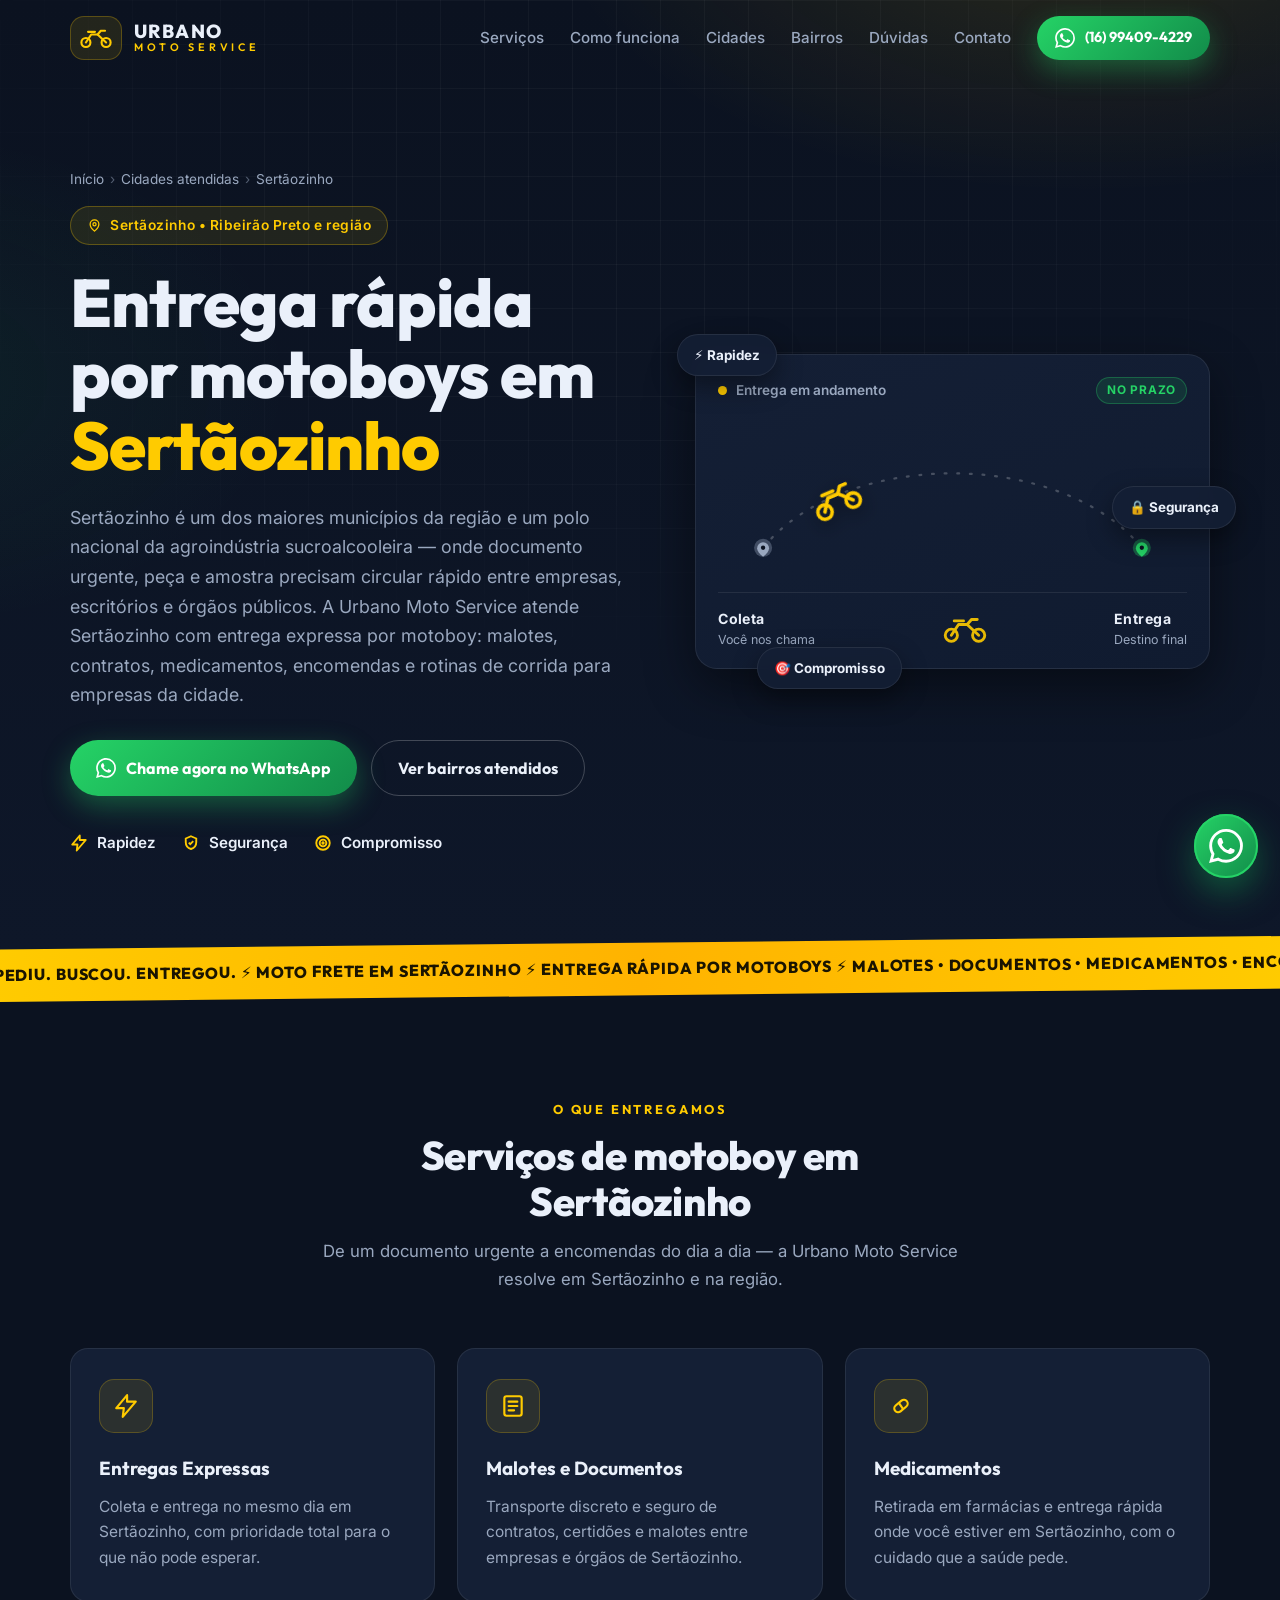
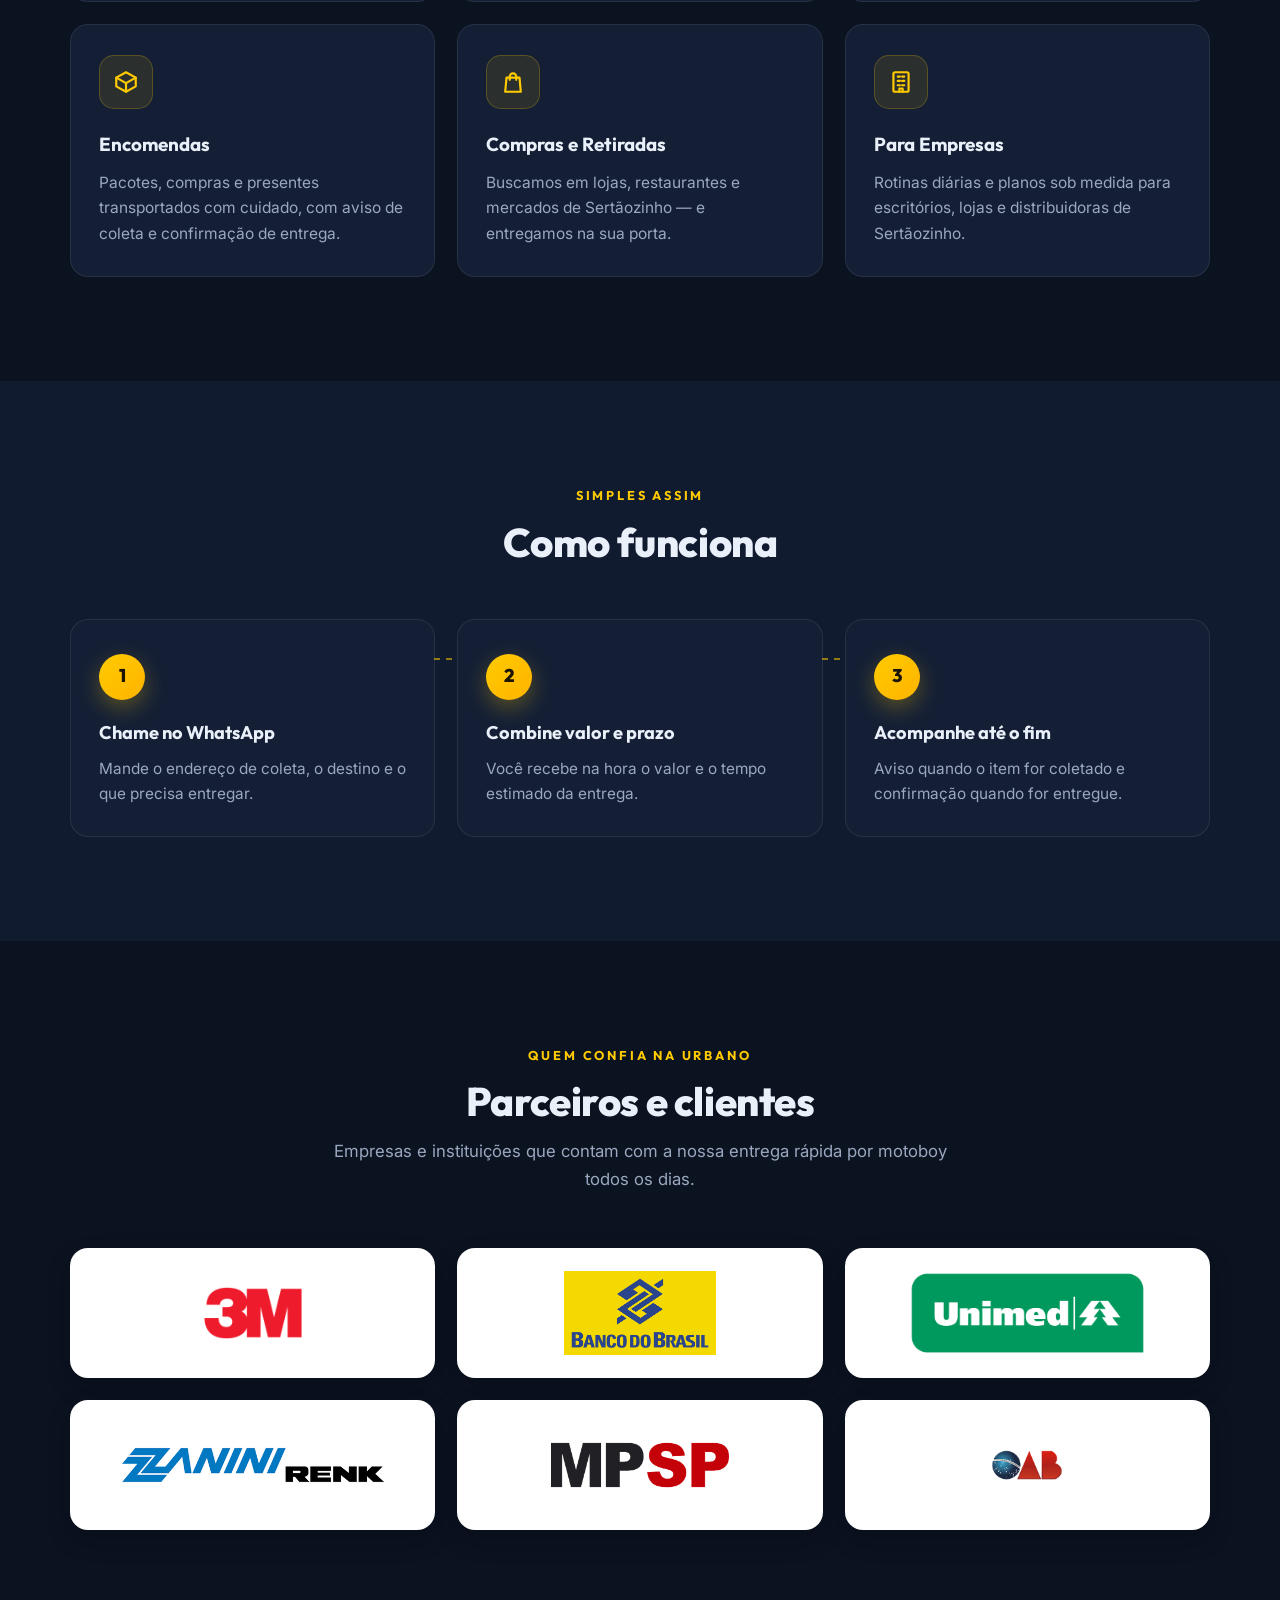
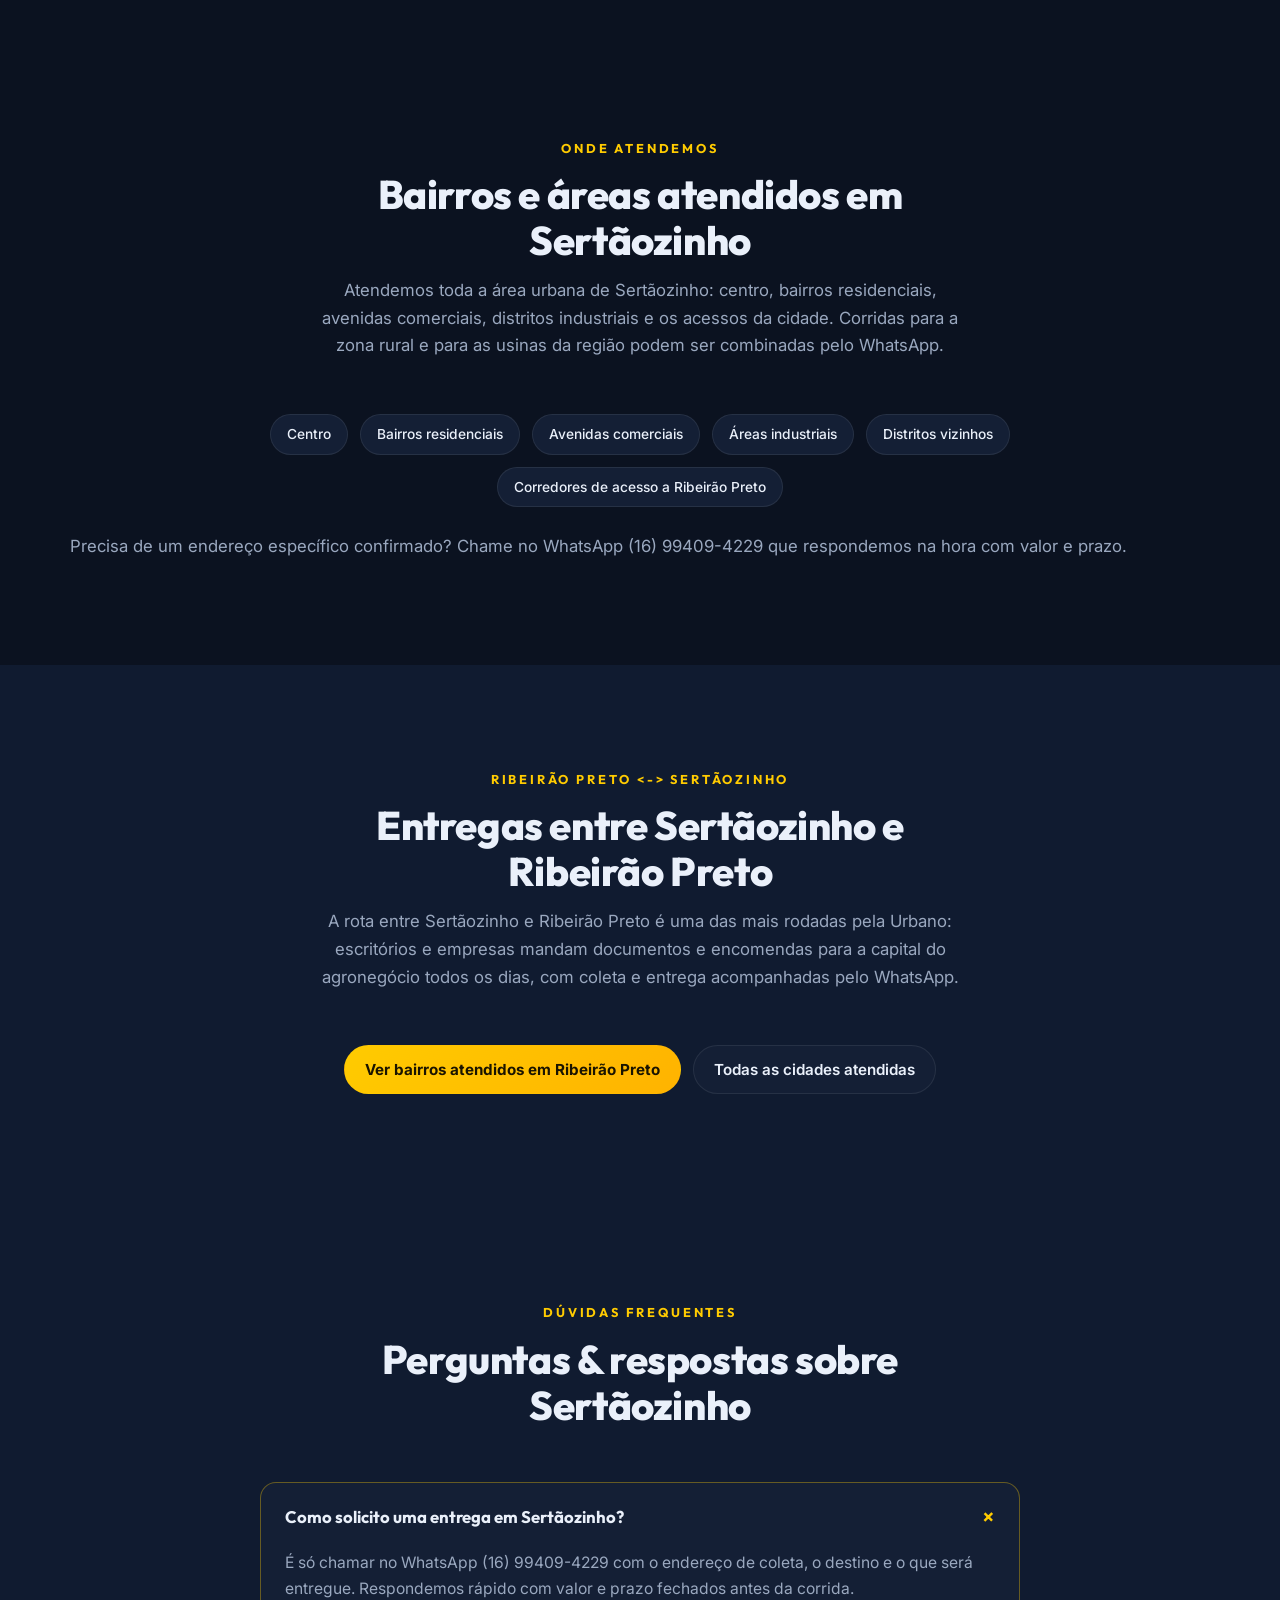
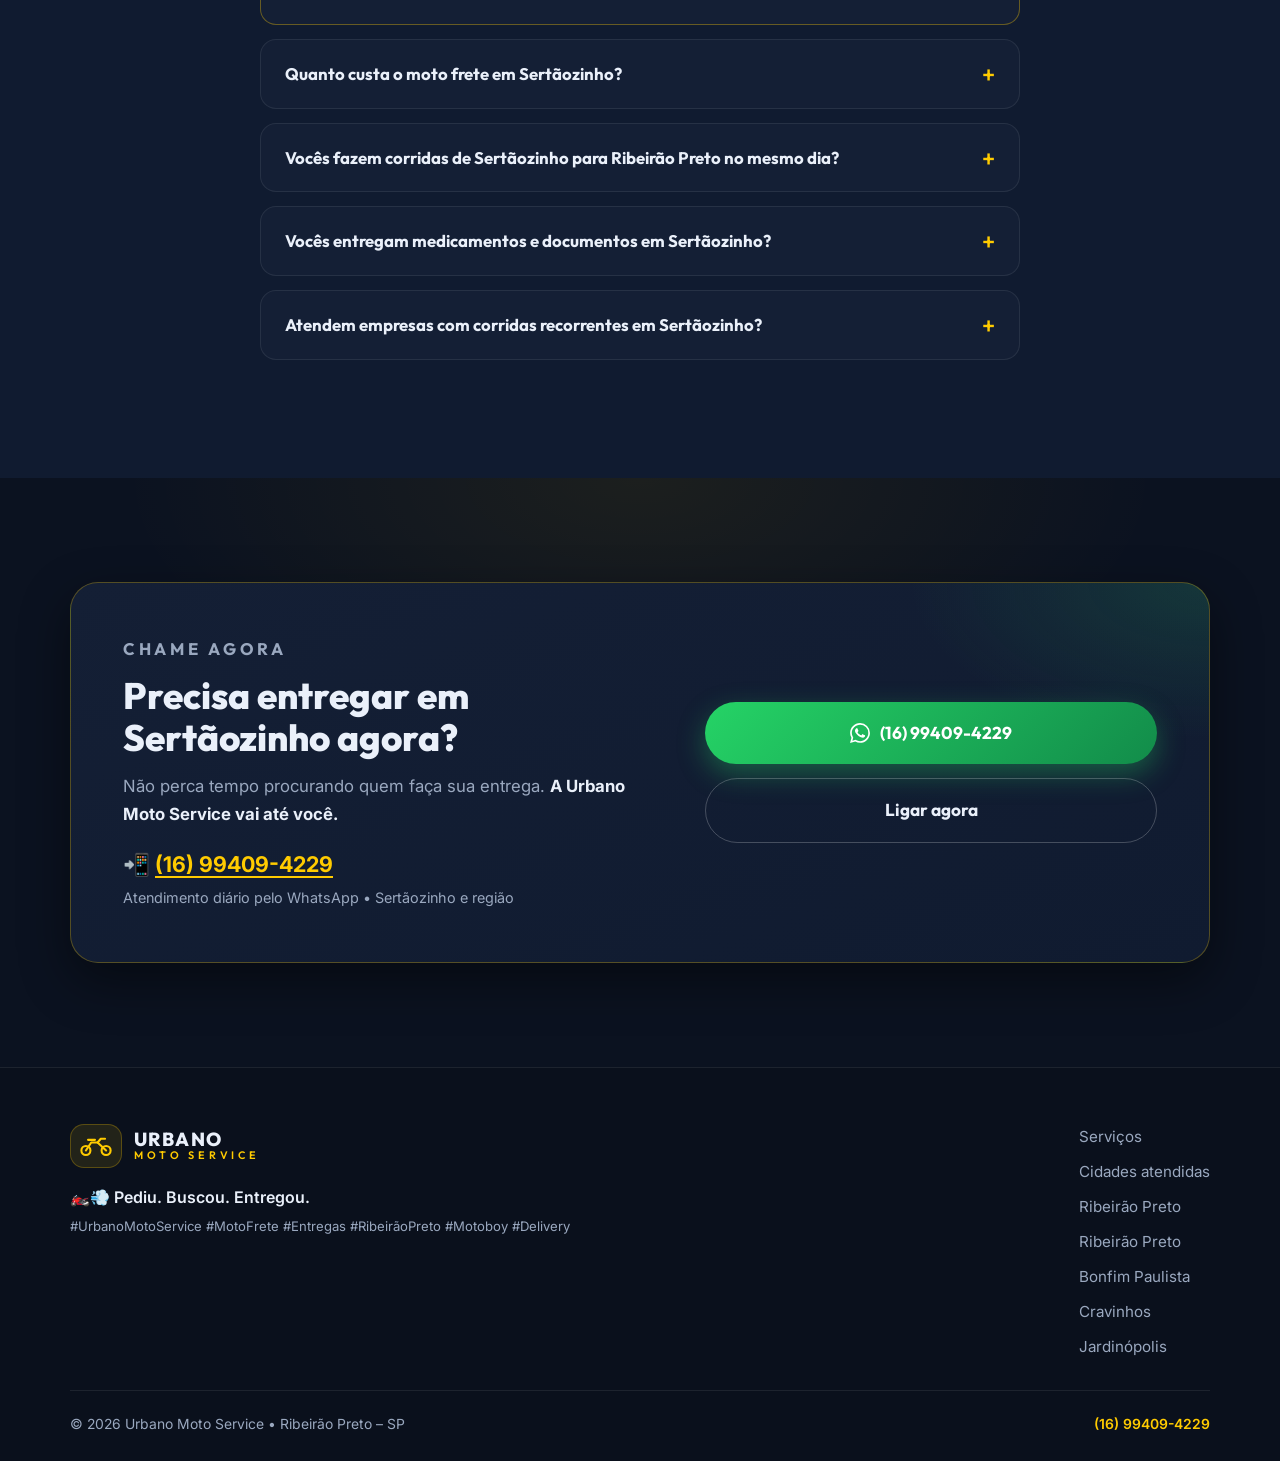
<file: entrega-rapida-por-motoboys-em-sertaozinho/index.html>
<!DOCTYPE html>
<html lang="pt-BR">
<head>
  <meta charset="UTF-8">
  <meta name="viewport" content="width=device-width, initial-scale=1.0">
  <title>Entrega Rápida por Motoboys em Sertãozinho | Urbano Moto Service</title>
  <meta name="description" content="Entrega rápida por motoboys em Sertãozinho e região: malotes, documentos, medicamentos e encomendas no mesmo dia. Chame no WhatsApp (16) 99409-4229.">
  <meta name="author" content="Urbano Moto Service">
  <meta name="robots" content="index, follow, max-image-preview:large, max-snippet:-1, max-video-preview:-1">
  <meta name="geo.region" content="BR-SP">
  <meta name="geo.placename" content="Sertãozinho">
  <meta name="theme-color" content="#0B1220">
  <link rel="canonical" href="https://entregasribeiraopreto.com.br/entrega-rapida-por-motoboys-em-sertaozinho/">
  <link rel="icon" href="data:image/svg+xml,%3Csvg xmlns='http://www.w3.org/2000/svg' viewBox='0 0 64 64'%3E%3Crect width='64' height='64' rx='14' fill='%23FFCB00'/%3E%3Ccircle cx='18' cy='42' r='9' fill='none' stroke='%230B1220' stroke-width='5'/%3E%3Ccircle cx='47' cy='42' r='9' fill='none' stroke='%230B1220' stroke-width='5'/%3E%3Cpath d='M18 42 27 26h11l9 16' fill='none' stroke='%230B1220' stroke-width='5' stroke-linecap='round' stroke-linejoin='round'/%3E%3Cpath d='M38 26l5-8h7' fill='none' stroke='%230B1220' stroke-width='5' stroke-linecap='round'/%3E%3C/svg%3E">

  <meta property="og:type" content="website">
  <meta property="og:site_name" content="Urbano Moto Service">
  <meta property="og:title" content="Entrega Rápida por Motoboys em Sertãozinho | Urbano Moto Service">
  <meta property="og:description" content="Pediu. Buscou. Entregou. Motoboy em Sertãozinho com rapidez, segurança e compromisso. WhatsApp (16) 99409-4229.">
  <meta property="og:url" content="https://entregasribeiraopreto.com.br/entrega-rapida-por-motoboys-em-sertaozinho/">
  <meta property="og:locale" content="pt_BR">
  <meta property="og:image" content="https://entregasribeiraopreto.com.br/og-image.png">
  <meta property="og:image:type" content="image/png">
  <meta property="og:image:width" content="1200">
  <meta property="og:image:height" content="630">
  <meta property="og:image:alt" content="Urbano Moto Service — entregas de moto em Sertãozinho e região. Pediu. Buscou. Entregou.">

  <meta name="twitter:card" content="summary_large_image">
  <meta name="twitter:title" content="Entrega Rápida por Motoboys em Sertãozinho | Urbano Moto Service">
  <meta name="twitter:description" content="Pediu. Buscou. Entregou. Motoboy em Sertãozinho com rapidez, segurança e compromisso.">

  <link rel="preconnect" href="https://fonts.googleapis.com">
  <link rel="preconnect" href="https://fonts.gstatic.com" crossorigin>
  <link href="https://fonts.googleapis.com/css2?family=Inter:wght@400;500;600&family=Outfit:wght@500;600;700;800&display=swap" rel="stylesheet">
  <link rel="stylesheet" href="/css/style.css">

  <script type="application/ld+json">
  {
  "@context": "https://schema.org",
  "@type": "LocalBusiness",
  "@id": "https://entregasribeiraopreto.com.br/entrega-rapida-por-motoboys-em-sertaozinho/#business",
  "name": "Urbano Moto Service",
  "alternateName": "Urbano Moto",
  "description": "Entrega rápida por motoboys em Sertãozinho e região: malotes, documentos, medicamentos e encomendas no mesmo dia. Chame no WhatsApp (16) 99409-4229.",
  "slogan": "Pediu. Buscou. Entregou.",
  "telephone": "+5516994094229",
  "url": "https://entregasribeiraopreto.com.br/entrega-rapida-por-motoboys-em-sertaozinho/",
  "image": "https://entregasribeiraopreto.com.br/og-image.png",
  "logo": "https://entregasribeiraopreto.com.br/og-image.png",
  "priceRange": "$",
  "address": {
    "@type": "PostalAddress",
    "streetAddress": "Rua Milton José Robusti, 75",
    "addressLocality": "Ribeirão Preto",
    "addressRegion": "SP",
    "postalCode": "14021-613",
    "addressCountry": "BR"
  },
  "areaServed": {
    "@type": "City",
    "name": "Sertãozinho"
  },
  "contactPoint": {
    "@type": "ContactPoint",
    "contactType": "customer service",
    "telephone": "+5516994094229",
    "url": "https://wa.me/5516994094229",
    "availableLanguage": [
      "pt-BR"
    ]
  }
}
  </script>
  <script type="application/ld+json">
  {
  "@context": "https://schema.org",
  "@type": "BreadcrumbList",
  "itemListElement": [
    {
      "@type": "ListItem",
      "position": 1,
      "name": "Início",
      "item": "https://entregasribeiraopreto.com.br/"
    },
    {
      "@type": "ListItem",
      "position": 2,
      "name": "Cidades atendidas",
      "item": "https://entregasribeiraopreto.com.br/cidades-atendidas/"
    },
    {
      "@type": "ListItem",
      "position": 3,
      "name": "Sertãozinho",
      "item": "https://entregasribeiraopreto.com.br/entrega-rapida-por-motoboys-em-sertaozinho/"
    }
  ]
}
  </script>
  <script type="application/ld+json">
  {
  "@context": "https://schema.org",
  "@type": "FAQPage",
  "@id": "https://entregasribeiraopreto.com.br/entrega-rapida-por-motoboys-em-sertaozinho/#faq",
  "mainEntity": [
    {
      "@type": "Question",
      "name": "Como solicito uma entrega em Sertãozinho?",
      "acceptedAnswer": {
        "@type": "Answer",
        "text": "É só chamar no WhatsApp (16) 99409-4229 com o endereço de coleta, o destino e o que será entregue. Respondemos rápido com valor e prazo fechados antes da corrida."
      }
    },
    {
      "@type": "Question",
      "name": "Quanto custa o moto frete em Sertãozinho?",
      "acceptedAnswer": {
        "@type": "Answer",
        "text": "O valor depende da distância e do tipo de item. Mande os endereços no WhatsApp (16) 99409-4229 e você recebe o preço fechado na hora, sem surpresa."
      }
    },
    {
      "@type": "Question",
      "name": "Vocês fazem corridas de Sertãozinho para Ribeirão Preto no mesmo dia?",
      "acceptedAnswer": {
        "@type": "Answer",
        "text": "Sim. As corridas entre Sertãozinho e Ribeirão Preto são feitas no mesmo dia, sujeitas à confirmação de horário pelo WhatsApp. Você recebe aviso de coleta e confirmação de entrega em cada etapa."
      }
    },
    {
      "@type": "Question",
      "name": "Vocês entregam medicamentos e documentos em Sertãozinho?",
      "acceptedAnswer": {
        "@type": "Answer",
        "text": "Sim. Malotes, documentos, medicamentos, encomendas e compras — sempre com conferência na coleta e na entrega, e aviso pelo WhatsApp em cada etapa."
      }
    },
    {
      "@type": "Question",
      "name": "Atendem empresas com corridas recorrentes em Sertãozinho?",
      "acceptedAnswer": {
        "@type": "Answer",
        "text": "Sim. Montamos rotinas diárias e planos sob medida para escritórios, lojas, clínicas e distribuidoras. Fale com a gente pelo WhatsApp para montar o seu plano."
      }
    }
  ]
}
  </script>
  <!-- Google Tag Manager -->
  <script>(function(w,d,s,l,i){w[l]=w[l]||[];w[l].push({'gtm.start':
new Date().getTime(),event:'gtm.js'});var f=d.getElementsByTagName(s)[0],
j=d.createElement(s),dl=l!='dataLayer'?'&l='+l:'';j.async=true;j.src=
'https://www.googletagmanager.com/gtm.js?id='+i+dl;f.parentNode.insertBefore(j,f);
})(window,document,'script','dataLayer','GTM-KXH9SXRH');</script>
  <!-- End Google Tag Manager -->
</head>
<body id="inicio">
<!-- Google Tag Manager (noscript) -->
<noscript><iframe src="https://www.googletagmanager.com/ns.html?id=GTM-KXH9SXRH"
height="0" width="0" style="display:none;visibility:hidden"></iframe></noscript>
<!-- End Google Tag Manager (noscript) -->

  <header class="header" id="header">
    <div class="container header-inner">
      <a href="/" class="brand" aria-label="Urbano Moto Service — início">
        <span class="brand-badge"><svg viewBox="0 0 64 44" fill="none" stroke="currentColor" stroke-width="4" stroke-linecap="round" stroke-linejoin="round" aria-hidden="true"><circle cx="13" cy="31" r="8.5"/><circle cx="51" cy="31" r="8.5"/><path d="M13 31 L23 16 H35 L51 31"/><path d="M35 16 L41 9 H49"/><path d="M17 11 H30"/></svg></span>
        <span class="brand-text">
          <strong>URBANO</strong>
          <small>MOTO SERVICE</small>
        </span>
      </a>
      <nav class="nav" id="nav" aria-label="Navegação principal">
        <a href="/#servicos">Serviços</a>
        <a href="/#como-funciona">Como funciona</a>
        <a href="/cidades-atendidas/">Cidades</a>
        <a href="#bairros">Bairros</a>
        <a href="#faq">Dúvidas</a>
        <a href="#contato">Contato</a>
        <a class="btn btn-wa btn-sm nav-cta" target="_blank" rel="noopener" href="https://wa.me/5516994094229?text=Ol%C3%A1%21%20Vim%20pelo%20site%20da%20Urbano%20Moto%20Service%20e%20quero%20solicitar%20uma%20entrega%20em%20Sert%C3%A3ozinho.">
          <svg viewBox="0 0 24 24" aria-hidden="true"><path fill="currentColor" d="M17.472 14.382c-.297-.149-1.758-.867-2.03-.967-.273-.099-.471-.148-.67.15-.197.297-.767.966-.94 1.164-.173.199-.347.223-.644.075-.297-.15-1.255-.463-2.39-1.475-.883-.788-1.48-1.761-1.653-2.059-.173-.297-.018-.458.13-.606.134-.133.298-.347.446-.52.149-.174.198-.298.298-.497.099-.198.05-.371-.025-.52-.075-.149-.669-1.612-.916-2.207-.242-.579-.487-.5-.669-.51-.173-.008-.371-.01-.57-.01-.198 0-.52.074-.792.372-.272.297-1.04 1.016-1.04 2.479 0 1.462 1.065 2.875 1.213 3.074.149.198 2.096 3.2 5.077 4.487.709.306 1.262.489 1.694.625.712.227 1.36.195 1.871.118.571-.085 1.758-.719 2.006-1.413.248-.694.248-1.289.173-1.413-.074-.124-.272-.198-.57-.347m-5.421 7.403h-.004a9.87 9.87 0 0 1-5.031-1.378l-.361-.214-3.741.982.998-3.648-.235-.374a9.86 9.86 0 0 1-1.51-5.26c.001-5.45 4.436-9.884 9.888-9.884 2.64 0 5.122 1.03 6.988 2.898a9.825 9.825 0 0 1 2.893 6.994c-.003 5.45-4.437 9.884-9.885 9.884m8.413-18.297A11.815 11.815 0 0 0 12.05 0C5.495 0 .16 5.335.157 11.892c0 2.096.547 4.142 1.588 5.945L.057 24l6.305-1.654a11.882 11.882 0 0 0 5.683 1.448h.005c6.554 0 11.89-5.335 11.893-11.893a11.821 11.821 0 0 0-3.48-8.413Z"/></svg>
          (16) 99409-4229
        </a>
      </nav>
      <button class="nav-toggle" id="nav-toggle" aria-label="Abrir menu" aria-expanded="false" aria-controls="nav">
        <span></span><span></span><span></span>
      </button>
    </div>
  </header>

  <main>
    <!-- ===================== HERO ===================== -->
    <section class="hero">
      <div class="hero-bg" aria-hidden="true"></div>
      <div class="container hero-grid">
        <div class="hero-copy">
                      <nav class="breadcrumbs" aria-label="Você está aqui">
              <a href="/">Início</a><span class="bc-sep">›</span>
              <a href="/cidades-atendidas/">Cidades atendidas</a><span class="bc-sep">›</span>
              <span>Sertãozinho</span>
            </nav>
          <p class="hero-tag"><svg viewBox="0 0 24 24" fill="none" stroke="currentColor" stroke-width="2" aria-hidden="true"><path d="M12 21s-7-5.5-7-11a7 7 0 0 1 14 0c0 5.5-7 11-7 11z"/><circle cx="12" cy="10" r="2.5"/></svg> Sertãozinho • Ribeirão Preto e região</p>
          <h1>Entrega rápida por motoboys em <em>Sertãozinho</em></h1>
          <p class="hero-sub">
            Sertãozinho é um dos maiores municípios da região e um polo nacional da agroindústria sucroalcooleira — onde documento urgente, peça e amostra precisam circular rápido entre empresas, escritórios e órgãos públicos. A Urbano Moto Service atende Sertãozinho com entrega expressa por motoboy: malotes, contratos, medicamentos, encomendas e rotinas de corrida para empresas da cidade.
          </p>
          <div class="hero-actions">
            <a class="btn btn-wa" target="_blank" rel="noopener" href="https://wa.me/5516994094229?text=Ol%C3%A1%21%20Vim%20pelo%20site%20da%20Urbano%20Moto%20Service%20e%20quero%20solicitar%20uma%20entrega%20em%20Sert%C3%A3ozinho.">
              <svg viewBox="0 0 24 24" aria-hidden="true"><path fill="currentColor" d="M17.472 14.382c-.297-.149-1.758-.867-2.03-.967-.273-.099-.471-.148-.67.15-.197.297-.767.966-.94 1.164-.173.199-.347.223-.644.075-.297-.15-1.255-.463-2.39-1.475-.883-.788-1.48-1.761-1.653-2.059-.173-.297-.018-.458.13-.606.134-.133.298-.347.446-.52.149-.174.198-.298.298-.497.099-.198.05-.371-.025-.52-.075-.149-.669-1.612-.916-2.207-.242-.579-.487-.5-.669-.51-.173-.008-.371-.01-.57-.01-.198 0-.52.074-.792.372-.272.297-1.04 1.016-1.04 2.479 0 1.462 1.065 2.875 1.213 3.074.149.198 2.096 3.2 5.077 4.487.709.306 1.262.489 1.694.625.712.227 1.36.195 1.871.118.571-.085 1.758-.719 2.006-1.413.248-.694.248-1.289.173-1.413-.074-.124-.272-.198-.57-.347m-5.421 7.403h-.004a9.87 9.87 0 0 1-5.031-1.378l-.361-.214-3.741.982.998-3.648-.235-.374a9.86 9.86 0 0 1-1.51-5.26c.001-5.45 4.436-9.884 9.888-9.884 2.64 0 5.122 1.03 6.988 2.898a9.825 9.825 0 0 1 2.893 6.994c-.003 5.45-4.437 9.884-9.885 9.884m8.413-18.297A11.815 11.815 0 0 0 12.05 0C5.495 0 .16 5.335.157 11.892c0 2.096.547 4.142 1.588 5.945L.057 24l6.305-1.654a11.882 11.882 0 0 0 5.683 1.448h.005c6.554 0 11.89-5.335 11.893-11.893a11.821 11.821 0 0 0-3.48-8.413Z"/></svg>
              Chame agora no WhatsApp
            </a>
            <a class="btn btn-ghost" href="#bairros">Ver bairros atendidos</a>
          </div>
          <ul class="hero-feats">
            <li><svg viewBox="0 0 24 24" fill="none" stroke="currentColor" stroke-width="2.5" aria-hidden="true"><path d="M13 2 3 14h7l-1 8 12-14h-8l0-6z" stroke-linejoin="round"/></svg> Rapidez</li>
            <li><svg viewBox="0 0 24 24" fill="none" stroke="currentColor" stroke-width="2.5" aria-hidden="true"><path d="M12 3l7 3v5c0 5-3.5 8-7 9-3.5-1-7-4-7-9V6l7-3z"/><path d="M9 11.5l2 2 4-4"/></svg> Segurança</li>
            <li><svg viewBox="0 0 24 24" fill="none" stroke="currentColor" stroke-width="2.5" aria-hidden="true"><circle cx="12" cy="12" r="9"/><circle cx="12" cy="12" r="4.5"/><circle cx="12" cy="12" r="1" fill="currentColor"/></svg> Compromisso</li>
          </ul>
        </div>

        <div class="hero-visual" aria-hidden="true">
          <div class="route-card">
            <div class="route-card-head">
              <span class="route-dot"></span> Entrega em andamento
              <span class="route-eta">no prazo</span>
            </div>
            <svg class="route-svg" viewBox="0 0 520 210">
              <path class="route-path" d="M50 155 C140 45 380 45 470 155" />
              <g class="pin pin-start" transform="translate(50,155)">
                <circle class="pulse" r="10"/>
                <path d="M0 10c-4.4-3.6-6.6-6.4-6.6-9.4a6.6 6.6 0 1 1 13.2 0c0 3-2.2 5.8-6.6 9.4z"/>
                <circle cx="0" cy="0" r="2.4"/>
              </g>
              <g class="pin pin-end" transform="translate(470,155)">
                <circle class="pulse" r="10"/>
                <path d="M0 10c-4.4-3.6-6.6-6.4-6.6-9.4a6.6 6.6 0 1 1 13.2 0c0 3-2.2 5.8-6.6 9.4z"/>
                <circle cx="0" cy="0" r="2.4"/>
              </g>
              <g class="moto-rider">
                <animateMotion dur="9s" repeatCount="indefinite" rotate="auto" path="M50 155 C140 45 380 45 470 155"/>
                <g fill="none" stroke="#FFCB00" stroke-width="4" stroke-linecap="round" stroke-linejoin="round">
                  <circle cx="-17" cy="12" r="8"/>
                  <circle cx="17" cy="12" r="8"/>
                  <path d="M-17 12 L-8 -1 H4 L17 12"/>
                  <path d="M4 -1 L9 -8 H16"/>
                  <path d="M-13 -6 H0"/>
                </g>
              </g>
            </svg>
            <div class="route-card-foot">
              <div><strong>Coleta</strong><span>Você nos chama</span></div>
              <div class="route-card-foot-mid"><svg viewBox="0 0 64 44" fill="none" stroke="#FFCB00" stroke-width="4" stroke-linecap="round" stroke-linejoin="round"><circle cx="13" cy="31" r="8.5"/><circle cx="51" cy="31" r="8.5"/><path d="M13 31 L23 16 H35 L51 31"/><path d="M35 16 L41 9 H49"/><path d="M17 11 H30"/></svg></div>
              <div><strong>Entrega</strong><span>Destino final</span></div>
            </div>
          </div>
          <div class="chip chip-1">⚡ Rapidez</div>
          <div class="chip chip-2">🔒 Segurança</div>
          <div class="chip chip-3">🎯 Compromisso</div>
        </div>
      </div>
    </section>

    <!-- ===================== MARQUEE ===================== -->
    <div class="marquee" aria-hidden="true">
      <div class="marquee-track">
        <span>Pediu. Buscou. Entregou. ⚡ Moto frete em Sertãozinho ⚡ Entrega rápida por motoboys ⚡ Malotes • Documentos • Medicamentos • Encomendas ⚡</span>
        <span>Pediu. Buscou. Entregou. ⚡ Moto frete em Sertãozinho ⚡ Entrega rápida por motoboys ⚡ Malotes • Documentos • Medicamentos • Encomendas ⚡</span>
      </div>
    </div>

    <!-- ===================== SERVIÇOS ===================== -->
    <section class="section" id="servicos">
      <div class="container">
        <div class="section-head reveal">
          <p class="kicker">O que entregamos</p>
          <h2>Serviços de motoboy em Sertãozinho</h2>
          <p class="section-sub">De um documento urgente a encomendas do dia a dia — a Urbano Moto Service resolve em Sertãozinho e na região.</p>
        </div>
        <div class="grid grid-3">
          <article class="card reveal">
            <div class="card-icon"><svg viewBox="0 0 24 24" fill="none" stroke="currentColor" stroke-width="2" stroke-linecap="round" stroke-linejoin="round" aria-hidden="true"><path d="M13 2 3 14h7l-1 8 12-14h-8l0-6z"/></svg></div>
            <h3>Entregas Expressas</h3>
            <p>Coleta e entrega no mesmo dia em Sertãozinho, com prioridade total para o que não pode esperar.</p>
          </article>
          <article class="card reveal">
            <div class="card-icon"><svg viewBox="0 0 24 24" fill="none" stroke="currentColor" stroke-width="2" stroke-linecap="round" stroke-linejoin="round" aria-hidden="true"><rect x="4" y="3" width="16" height="18" rx="2"/><path d="M8 8h8M8 12h8M8 16h5"/></svg></div>
            <h3>Malotes e Documentos</h3>
            <p>Transporte discreto e seguro de contratos, certidões e malotes entre empresas e órgãos de Sertãozinho.</p>
          </article>
          <article class="card reveal">
            <div class="card-icon"><svg viewBox="0 0 24 24" fill="none" stroke="currentColor" stroke-width="2" stroke-linecap="round" stroke-linejoin="round" aria-hidden="true"><rect x="5" y="8.5" width="14" height="7" rx="3.5" transform="rotate(-40 12 12)"/><path d="M10.2 9.3l3.6 5.4"/></svg></div>
            <h3>Medicamentos</h3>
            <p>Retirada em farmácias e entrega rápida onde você estiver em Sertãozinho, com o cuidado que a saúde pede.</p>
          </article>
          <article class="card reveal">
            <div class="card-icon"><svg viewBox="0 0 24 24" fill="none" stroke="currentColor" stroke-width="2" stroke-linecap="round" stroke-linejoin="round" aria-hidden="true"><path d="M21 8l-9-5-9 5v8l9 5 9-5z"/><path d="M3 8l9 5 9-5M12 13v8"/></svg></div>
            <h3>Encomendas</h3>
            <p>Pacotes, compras e presentes transportados com cuidado, com aviso de coleta e confirmação de entrega.</p>
          </article>
          <article class="card reveal">
            <div class="card-icon"><svg viewBox="0 0 24 24" fill="none" stroke="currentColor" stroke-width="2" stroke-linecap="round" stroke-linejoin="round" aria-hidden="true"><path d="M6 8h12l1.2 13H4.8L6 8z"/><path d="M9 10V7a3 3 0 0 1 6 0v3"/></svg></div>
            <h3>Compras e Retiradas</h3>
            <p>Buscamos em lojas, restaurantes e mercados de Sertãozinho — e entregamos na sua porta.</p>
          </article>
          <article class="card reveal">
            <div class="card-icon"><svg viewBox="0 0 24 24" fill="none" stroke="currentColor" stroke-width="2" stroke-linecap="round" stroke-linejoin="round" aria-hidden="true"><rect x="5" y="3" width="14" height="18" rx="1.5"/><path d="M9 7h2M13 7h2M9 11h2M13 11h2M9 15h2M13 15h2M10.5 21v-3h3v3"/></svg></div>
            <h3>Para Empresas</h3>
            <p>Rotinas diárias e planos sob medida para escritórios, lojas e distribuidoras de Sertãozinho.</p>
          </article>
        </div>
      </div>
    </section>

    <!-- ===================== COMO FUNCIONA ===================== -->
    <section class="section section-alt" id="como-funciona">
      <div class="container">
        <div class="section-head reveal">
          <p class="kicker">Simples assim</p>
          <h2>Como funciona</h2>
        </div>
        <ol class="steps">
          <li class="step reveal">
            <span class="step-num">1</span>
            <h3>Chame no WhatsApp</h3>
            <p>Mande o endereço de coleta, o destino e o que precisa entregar.</p>
          </li>
          <li class="step reveal">
            <span class="step-num">2</span>
            <h3>Combine valor e prazo</h3>
            <p>Você recebe na hora o valor e o tempo estimado da entrega.</p>
          </li>
          <li class="step reveal">
            <span class="step-num">3</span>
            <h3>Acompanhe até o fim</h3>
            <p>Aviso quando o item for coletado e confirmação quando for entregue.</p>
          </li>
        </ol>
      </div>
    </section>

    <!-- ===================== PARCEIROS ===================== -->
    <section class="section" id="parceiros">
      <div class="container">
        <div class="section-head reveal">
          <p class="kicker">Quem confia na Urbano</p>
          <h2>Parceiros e clientes</h2>
          <p class="section-sub">Empresas e instituições que contam com a nossa entrega rápida por motoboy todos os dias.</p>
        </div>
        <div class="grid grid-3 partner-grid">
          <article class="partner reveal"><img src="/img/parceiros/parceiro-3m.png" alt="Logomarca da 3M" loading="lazy" width="600" height="400"></article>
          <article class="partner reveal"><img src="/img/parceiros/parceiro-banco-do-brasil.png" alt="Logomarca do Banco do Brasil" loading="lazy" width="600" height="333"></article>
          <article class="partner reveal"><img src="/img/parceiros/parceiro-unimed.png" alt="Logomarca da Unimed" loading="lazy" width="600" height="213"></article>
          <article class="partner reveal"><img src="/img/parceiros/parceiro-zanini-renk.png" alt="Logomarca da Zanini Renk" loading="lazy" width="600" height="160"></article>
          <article class="partner reveal"><img src="/img/parceiros/parceiro-mpsp.png" alt="Logomarca do Ministério Público do Estado de São Paulo (MP-SP)" loading="lazy" width="600" height="283"></article>
          <article class="partner reveal"><img src="/img/parceiros/parceiro-oab.png" alt="Logomarca da OAB — Ordem dos Advogados do Brasil" loading="lazy" width="244" height="244"></article>
        </div>
      </div>
    </section>

    <!-- ===================== BAIRROS ===================== -->
    <section class="section" id="bairros">
      <div class="container">
        <div class="section-head reveal">
          <p class="kicker">Onde atendemos</p>
          <h2>Bairros e áreas atendidos em Sertãozinho</h2>
          <p class="section-sub">Atendemos toda a área urbana de Sertãozinho: centro, bairros residenciais, avenidas comerciais, distritos industriais e os acessos da cidade. Corridas para a zona rural e para as usinas da região podem ser combinadas pelo WhatsApp.</p>
        </div>
        <ul class="chips reveal">
          <li class="chip-city chip-bairro">Centro</li>
          <li class="chip-city chip-bairro">Bairros residenciais</li>
          <li class="chip-city chip-bairro">Avenidas comerciais</li>
          <li class="chip-city chip-bairro">Áreas industriais</li>
          <li class="chip-city chip-bairro">Distritos vizinhos</li>
          <li class="chip-city chip-bairro">Corredores de acesso a Ribeirão Preto</li>
        </ul>
        <p class="section-sub reveal" style="margin-top:26px;">Precisa de um endereço específico confirmado? Chame no WhatsApp (16) 99409-4229 que respondemos na hora com valor e prazo.</p>
      </div>
    </section>

    <!-- ===================== ENTREGAS INTERCIDADE ===================== -->
    <section class="section section-alt" id="intercidade">
      <div class="container container-narrow">
        <div class="section-head reveal">
          <p class="kicker">Ribeirão Preto &lt;-&gt; Sertãozinho</p>
          <h2>Entregas entre Sertãozinho e Ribeirão Preto</h2>
          <p class="section-sub">A rota entre Sertãozinho e Ribeirão Preto é uma das mais rodadas pela Urbano: escritórios e empresas mandam documentos e encomendas para a capital do agronegócio todos os dias, com coleta e entrega acompanhadas pelo WhatsApp.</p>
        </div>
        <ul class="chips reveal">
          <li class="chip-city chip-city-main"><a href="/entrega-rapida-por-motoboys-em-ribeirao-preto/">Ver bairros atendidos em Ribeirão Preto</a></li>
          <li class="chip-city"><a href="/cidades-atendidas/">Todas as cidades atendidas</a></li>
        </ul>
      </div>
    </section>

    <!-- ===================== FAQ ===================== -->
    <section class="section section-alt" id="faq">
      <div class="container container-narrow">
        <div class="section-head reveal">
          <p class="kicker">Dúvidas frequentes</p>
          <h2>Perguntas &amp; respostas sobre Sertãozinho</h2>
        </div>
        <details class="faq reveal" open>
          <summary>Como solicito uma entrega em Sertãozinho?</summary>
          <p>É só chamar no WhatsApp (16) 99409-4229 com o endereço de coleta, o destino e o que será entregue. Respondemos rápido com valor e prazo fechados antes da corrida.</p>
        </details>
        <details class="faq reveal">
          <summary>Quanto custa o moto frete em Sertãozinho?</summary>
          <p>O valor depende da distância e do tipo de item. Mande os endereços no WhatsApp (16) 99409-4229 e você recebe o preço fechado na hora, sem surpresa.</p>
        </details>
        <details class="faq reveal">
          <summary>Vocês fazem corridas de Sertãozinho para Ribeirão Preto no mesmo dia?</summary>
          <p>Sim. As corridas entre Sertãozinho e Ribeirão Preto são feitas no mesmo dia, sujeitas à confirmação de horário pelo WhatsApp. Você recebe aviso de coleta e confirmação de entrega em cada etapa.</p>
        </details>
        <details class="faq reveal">
          <summary>Vocês entregam medicamentos e documentos em Sertãozinho?</summary>
          <p>Sim. Malotes, documentos, medicamentos, encomendas e compras — sempre com conferência na coleta e na entrega, e aviso pelo WhatsApp em cada etapa.</p>
        </details>
        <details class="faq reveal">
          <summary>Atendem empresas com corridas recorrentes em Sertãozinho?</summary>
          <p>Sim. Montamos rotinas diárias e planos sob medida para escritórios, lojas, clínicas e distribuidoras. Fale com a gente pelo WhatsApp para montar o seu plano.</p>
        </details>
      </div>
    </section>

    <!-- ===================== CONTATO ===================== -->
    <section class="section contact" id="contato">
      <div class="container">
        <div class="contact-card reveal">
          <div class="contact-copy">
            <p class="kicker kicker-light">Chame agora</p>
            <h2>Precisa entregar em Sertãozinho agora?</h2>
            <p>Não perca tempo procurando quem faça sua entrega. <strong>A Urbano Moto Service vai até você.</strong></p>
            <p class="contact-phone">📲 <a href="tel:+5516994094229">(16) 99409-4229</a></p>
            <p class="contact-hours">Atendimento diário pelo WhatsApp • Sertãozinho e região</p>
          </div>
          <div class="contact-actions">
            <a class="btn btn-wa btn-lg" target="_blank" rel="noopener" href="https://wa.me/5516994094229?text=Ol%C3%A1%21%20Vim%20pelo%20site%20da%20Urbano%20Moto%20Service%20e%20quero%20solicitar%20uma%20entrega%20em%20Sert%C3%A3ozinho.">
              <svg viewBox="0 0 24 24" aria-hidden="true"><path fill="currentColor" d="M17.472 14.382c-.297-.149-1.758-.867-2.03-.967-.273-.099-.471-.148-.67.15-.197.297-.767.966-.94 1.164-.173.199-.347.223-.644.075-.297-.15-1.255-.463-2.39-1.475-.883-.788-1.48-1.761-1.653-2.059-.173-.297-.018-.458.13-.606.134-.133.298-.347.446-.52.149-.174.198-.298.298-.497.099-.198.05-.371-.025-.52-.075-.149-.669-1.612-.916-2.207-.242-.579-.487-.5-.669-.51-.173-.008-.371-.01-.57-.01-.198 0-.52.074-.792.372-.272.297-1.04 1.016-1.04 2.479 0 1.462 1.065 2.875 1.213 3.074.149.198 2.096 3.2 5.077 4.487.709.306 1.262.489 1.694.625.712.227 1.36.195 1.871.118.571-.085 1.758-.719 2.006-1.413.248-.694.248-1.289.173-1.413-.074-.124-.272-.198-.57-.347m-5.421 7.403h-.004a9.87 9.87 0 0 1-5.031-1.378l-.361-.214-3.741.982.998-3.648-.235-.374a9.86 9.86 0 0 1-1.51-5.26c.001-5.45 4.436-9.884 9.888-9.884 2.64 0 5.122 1.03 6.988 2.898a9.825 9.825 0 0 1 2.893 6.994c-.003 5.45-4.437 9.884-9.885 9.884m8.413-18.297A11.815 11.815 0 0 0 12.05 0C5.495 0 .16 5.335.157 11.892c0 2.096.547 4.142 1.588 5.945L.057 24l6.305-1.654a11.882 11.882 0 0 0 5.683 1.448h.005c6.554 0 11.89-5.335 11.893-11.893a11.821 11.821 0 0 0-3.48-8.413Z"/></svg>
              (16) 99409-4229
            </a>
            <a class="btn btn-ghost btn-lg" href="tel:+5516994094229">Ligar agora</a>
          </div>
        </div>
      </div>
    </section>
  </main>

  <footer class="footer">
    <div class="container footer-inner">
      <div class="footer-brand">
        <a href="/" class="brand">
          <span class="brand-badge"><svg viewBox="0 0 64 44" fill="none" stroke="currentColor" stroke-width="4" stroke-linecap="round" stroke-linejoin="round" aria-hidden="true"><circle cx="13" cy="31" r="8.5"/><circle cx="51" cy="31" r="8.5"/><path d="M13 31 L23 16 H35 L51 31"/><path d="M35 16 L41 9 H49"/><path d="M17 11 H30"/></svg></span>
          <span class="brand-text"><strong>URBANO</strong><small>MOTO SERVICE</small></span>
        </a>
        <p class="footer-slogan">🏍️💨 Pediu. Buscou. Entregou.</p>
        <p class="footer-tags">#UrbanoMotoService #MotoFrete #Entregas #RibeirãoPreto #Motoboy #Delivery</p>
      </div>
      <nav class="footer-nav" aria-label="Links do rodapé">
        <a href="/#servicos">Serviços</a>
        <a href="/cidades-atendidas/">Cidades atendidas</a>
        <a href="/entrega-rapida-por-motoboys-em-ribeirao-preto/">Ribeirão Preto</a>
        <a href="/entrega-rapida-por-motoboys-em-ribeirao-preto/">Ribeirão Preto</a>
        <a href="/entrega-rapida-por-motoboys-em-bonfim-paulista/">Bonfim Paulista</a>
        <a href="/entrega-rapida-por-motoboys-em-cravinhos/">Cravinhos</a>
        <a href="/entrega-rapida-por-motoboys-em-jardinopolis/">Jardinópolis</a>
      </nav>
    </div>
    <div class="container footer-base">
      <p>© <span id="year">2026</span> Urbano Moto Service • Ribeirão Preto – SP</p>
      <p><a class="footer-phone" href="tel:+5516994094229">(16) 99409-4229</a></p>
    </div>
  </footer>

  <!-- ===================== WHATSAPP FLUTUANTE ===================== -->
  <a class="float-wa" target="_blank" rel="noopener" aria-label="Chame no WhatsApp: (16) 99409-4229"
     href="https://wa.me/5516994094229?text=Ol%C3%A1%21%20Vim%20pelo%20site%20da%20Urbano%20Moto%20Service%20e%20quero%20solicitar%20uma%20entrega%20em%20Sert%C3%A3ozinho.">
    <svg viewBox="0 0 24 24" aria-hidden="true"><path fill="currentColor" d="M17.472 14.382c-.297-.149-1.758-.867-2.03-.967-.273-.099-.471-.148-.67.15-.197.297-.767.966-.94 1.164-.173.199-.347.223-.644.075-.297-.15-1.255-.463-2.39-1.475-.883-.788-1.48-1.761-1.653-2.059-.173-.297-.018-.458.13-.606.134-.133.298-.347.446-.52.149-.174.198-.298.298-.497.099-.198.05-.371-.025-.52-.075-.149-.669-1.612-.916-2.207-.242-.579-.487-.5-.669-.51-.173-.008-.371-.01-.57-.01-.198 0-.52.074-.792.372-.272.297-1.04 1.016-1.04 2.479 0 1.462 1.065 2.875 1.213 3.074.149.198 2.096 3.2 5.077 4.487.709.306 1.262.489 1.694.625.712.227 1.36.195 1.871.118.571-.085 1.758-.719 2.006-1.413.248-.694.248-1.289.173-1.413-.074-.124-.272-.198-.57-.347m-5.421 7.403h-.004a9.87 9.87 0 0 1-5.031-1.378l-.361-.214-3.741.982.998-3.648-.235-.374a9.86 9.86 0 0 1-1.51-5.26c.001-5.45 4.436-9.884 9.888-9.884 2.64 0 5.122 1.03 6.988 2.898a9.825 9.825 0 0 1 2.893 6.994c-.003 5.45-4.437 9.884-9.885 9.884m8.413-18.297A11.815 11.815 0 0 0 12.05 0C5.495 0 .16 5.335.157 11.892c0 2.096.547 4.142 1.588 5.945L.057 24l6.305-1.654a11.882 11.882 0 0 0 5.683 1.448h.005c6.554 0 11.89-5.335 11.893-11.893a11.821 11.821 0 0 0-3.48-8.413Z"/></svg>
    <span class="float-wa-tip">Pediu. Buscou. Entregou.<br><strong>Chame no WhatsApp</strong></span>
  </a>

  <script src="/js/main.js"></script>
</body>
</html>
</file>
<file: css/style.css>
/* ============================================================
   URBANO MOTO SERVICE — Ribeirão Preto e região
   Site institucional publicado via GitHub Pages
   ============================================================ */

:root {
  --bg: #0B1220;
  --bg-2: #0E1729;
  --bg-alt: #101B30;
  --card: #141F35;
  --card-2: #182545;
  --line: rgba(255, 255, 255, 0.08);
  --text: #EAF0FA;
  --muted: #9AA8BF;
  --accent: #FFCB00;
  --accent-2: #FFB300;
  --accent-ink: #1A1400;
  --wa: #25D366;
  --wa-dark: #128C4A;
  --radius: 18px;
  --shadow: 0 18px 50px rgba(0, 0, 0, 0.45);
  --font-title: "Outfit", "Segoe UI", system-ui, sans-serif;
  --font-body: "Inter", "Segoe UI", system-ui, sans-serif;
}

* { margin: 0; padding: 0; box-sizing: border-box; }

html { scroll-behavior: smooth; }

body {
  font-family: var(--font-body);
  background: var(--bg);
  color: var(--text);
  line-height: 1.65;
  -webkit-font-smoothing: antialiased;
  overflow-x: hidden;
}

img, svg { display: block; }
a { color: inherit; text-decoration: none; }
ul, ol { list-style: none; }
section { scroll-margin-top: 86px; }

.container { width: min(1140px, 92%); margin-inline: auto; }
.container-narrow { width: min(760px, 92%); }

/* ---------- Header ---------- */
.header {
  position: fixed;
  inset: 0 0 auto 0;
  z-index: 100;
  transition: background 0.3s ease, box-shadow 0.3s ease, border-color 0.3s ease;
  border-bottom: 1px solid transparent;
}
.header.scrolled {
  background: rgba(11, 18, 32, 0.86);
  backdrop-filter: blur(14px);
  -webkit-backdrop-filter: blur(14px);
  border-bottom-color: var(--line);
  box-shadow: 0 8px 30px rgba(0, 0, 0, 0.35);
}
.header-inner {
  display: flex;
  align-items: center;
  justify-content: space-between;
  gap: 16px;
  height: 76px;
}

.brand { display: flex; align-items: center; gap: 12px; }
.brand-badge {
  width: 52px;
  height: 44px;
  display: grid;
  place-items: center;
  color: var(--accent);
  background: rgba(255, 203, 0, 0.1);
  border: 1px solid rgba(255, 203, 0, 0.25);
  border-radius: 14px;
}
.brand-badge svg { width: 34px; height: auto; }
.brand-text { display: flex; flex-direction: column; line-height: 1.05; font-family: var(--font-title); }
.brand-text strong { font-size: 1.18rem; font-weight: 800; letter-spacing: 0.06em; }
.brand-text small { font-size: 0.68rem; font-weight: 600; letter-spacing: 0.34em; color: var(--accent); }

.nav { display: flex; align-items: center; gap: 26px; }
.nav > a:not(.nav-cta) {
  font-size: 0.95rem;
  font-weight: 500;
  color: var(--muted);
  transition: color 0.2s ease;
}
.nav > a:not(.nav-cta):hover { color: var(--text); }

.nav-toggle {
  display: none;
  flex-direction: column;
  gap: 5px;
  background: none;
  border: 0;
  cursor: pointer;
  padding: 8px;
}
.nav-toggle span {
  width: 26px;
  height: 2.5px;
  border-radius: 2px;
  background: var(--text);
  transition: transform 0.3s ease, opacity 0.3s ease;
}
.nav-toggle.active span:nth-child(1) { transform: translateY(7.5px) rotate(45deg); }
.nav-toggle.active span:nth-child(2) { opacity: 0; }
.nav-toggle.active span:nth-child(3) { transform: translateY(-7.5px) rotate(-45deg); }

/* ---------- Buttons ---------- */
.btn {
  display: inline-flex;
  align-items: center;
  justify-content: center;
  gap: 10px;
  font-family: var(--font-title);
  font-weight: 700;
  font-size: 1rem;
  padding: 14px 26px;
  border-radius: 999px;
  border: 0;
  cursor: pointer;
  transition: transform 0.2s ease, box-shadow 0.2s ease, background 0.2s ease, color 0.2s ease;
  white-space: nowrap;
}
.btn svg { width: 20px; height: 20px; flex: none; }
.btn:hover { transform: translateY(-2px); }

.btn-wa {
  background: linear-gradient(135deg, var(--wa) 0%, var(--wa-dark) 100%);
  color: #fff;
  box-shadow: 0 10px 28px rgba(37, 211, 102, 0.35);
}
.btn-wa:hover { box-shadow: 0 14px 34px rgba(37, 211, 102, 0.5); }

.btn-ghost {
  background: transparent;
  color: var(--text);
  border: 1.5px solid rgba(255, 255, 255, 0.22);
}
.btn-ghost:hover { border-color: var(--accent); color: var(--accent); }

.btn-dark {
  background: #0B1220;
  color: var(--accent);
  border: 1.5px solid rgba(255, 203, 0, 0.4);
}
.btn-dark:hover { background: #101B30; }

.btn-sm { padding: 10px 18px; font-size: 0.9rem; }
.btn-lg { padding: 17px 32px; font-size: 1.08rem; }

/* ---------- Hero ---------- */
.hero {
  position: relative;
  padding: 168px 0 96px;
  background:
    radial-gradient(900px 480px at 85% -10%, rgba(255, 203, 0, 0.13), transparent 60%),
    radial-gradient(700px 420px at -10% 40%, rgba(37, 211, 102, 0.07), transparent 60%),
    linear-gradient(180deg, var(--bg) 0%, var(--bg-2) 100%);
  overflow: hidden;
}
.hero-bg {
  position: absolute;
  inset: 0;
  background-image:
    linear-gradient(rgba(255, 255, 255, 0.035) 1px, transparent 1px),
    linear-gradient(90deg, rgba(255, 255, 255, 0.035) 1px, transparent 1px);
  background-size: 44px 44px;
  mask-image: radial-gradient(ellipse 80% 70% at 50% 20%, #000 30%, transparent 75%);
  -webkit-mask-image: radial-gradient(ellipse 80% 70% at 50% 20%, #000 30%, transparent 75%);
  pointer-events: none;
}
.hero-grid {
  position: relative;
  display: grid;
  grid-template-columns: 1.05fr 0.95fr;
  gap: 56px;
  align-items: center;
}

.hero-tag {
  display: inline-flex;
  align-items: center;
  gap: 8px;
  font-size: 0.86rem;
  font-weight: 600;
  letter-spacing: 0.04em;
  color: var(--accent);
  background: rgba(255, 203, 0, 0.09);
  border: 1px solid rgba(255, 203, 0, 0.28);
  border-radius: 999px;
  padding: 7px 16px;
  margin-bottom: 22px;
}
.hero-tag svg { width: 15px; height: 15px; }

.hero h1 {
  font-family: var(--font-title);
  font-size: clamp(2.6rem, 5.4vw, 4.2rem);
  font-weight: 800;
  line-height: 1.06;
  letter-spacing: -0.015em;
}
.hero h1 em {
  font-style: normal;
  color: var(--accent);
  position: relative;
}

.hero-sub {
  margin: 22px 0 30px;
  font-size: 1.12rem;
  color: var(--muted);
  max-width: 34em;
}
.hero-sub strong { color: var(--text); }

.hero-actions { display: flex; flex-wrap: wrap; gap: 14px; }

.hero-feats {
  display: flex;
  flex-wrap: wrap;
  gap: 10px 26px;
  margin-top: 34px;
}
.hero-feats li {
  display: flex;
  align-items: center;
  gap: 9px;
  font-size: 0.95rem;
  font-weight: 600;
  color: var(--text);
}
.hero-feats svg { width: 18px; height: 18px; color: var(--accent); }

/* Hero visual — card de rota */
.hero-visual { position: relative; }

.route-card {
  background: linear-gradient(160deg, var(--card) 0%, #101B30 100%);
  border: 1px solid var(--line);
  border-radius: 22px;
  padding: 22px 22px 18px;
  box-shadow: var(--shadow);
  animation: floaty 7s ease-in-out infinite;
}
.route-card-head {
  display: flex;
  align-items: center;
  gap: 9px;
  font-size: 0.85rem;
  font-weight: 600;
  color: var(--muted);
}
.route-dot {
  width: 9px; height: 9px;
  border-radius: 50%;
  background: var(--accent);
  box-shadow: 0 0 0 0 rgba(255, 203, 0, 0.5);
  animation: blink 2s infinite;
}
.route-eta {
  margin-left: auto;
  font-size: 0.74rem;
  font-weight: 700;
  letter-spacing: 0.06em;
  text-transform: uppercase;
  color: var(--wa);
  background: rgba(37, 211, 102, 0.12);
  border: 1px solid rgba(37, 211, 102, 0.3);
  padding: 3px 10px;
  border-radius: 999px;
}

.route-svg { width: 100%; height: auto; margin: 4px 0 -6px; }
.route-path {
  fill: none;
  stroke: rgba(255, 255, 255, 0.22);
  stroke-width: 2.5;
  stroke-dasharray: 2 12;
  stroke-linecap: round;
}
.pin path { fill: currentColor; stroke: none; }
.pin circle { fill: #0B1220; }
.pin-start { color: #9AA8BF; }
.pin-end { color: var(--wa); }
.pulse {
  fill: currentColor !important;
  opacity: 0.35;
  transform-box: fill-box;
  transform-origin: center;
  animation: pulse-ring 2.4s ease-out infinite;
}
.moto-rider { filter: drop-shadow(0 6px 10px rgba(0, 0, 0, 0.45)); }

.route-card-foot {
  display: flex;
  align-items: center;
  justify-content: space-between;
  gap: 12px;
  border-top: 1px solid var(--line);
  padding-top: 14px;
}
.route-card-foot > div {
  display: flex;
  flex-direction: column;
  font-size: 0.78rem;
  color: var(--muted);
}
.route-card-foot strong { font-size: 0.88rem; color: var(--text); letter-spacing: 0.03em; }
.route-card-foot-mid svg { width: 46px; height: auto; opacity: 0.9; }

.chip {
  position: absolute;
  font-size: 0.84rem;
  font-weight: 700;
  color: var(--text);
  background: rgba(20, 31, 53, 0.92);
  border: 1px solid var(--line);
  border-radius: 999px;
  padding: 9px 16px;
  box-shadow: 0 10px 26px rgba(0, 0, 0, 0.4);
  backdrop-filter: blur(8px);
  -webkit-backdrop-filter: blur(8px);
  animation: floaty 5.5s ease-in-out infinite;
}
.chip-1 { top: -20px; left: -18px; animation-delay: 0.4s; }
.chip-2 { top: 42%; right: -26px; animation-delay: 1.4s; }
.chip-3 { bottom: -20px; left: 12%; animation-delay: 2.3s; }

@keyframes floaty {
  0%, 100% { transform: translateY(0); }
  50% { transform: translateY(-10px); }
}
@keyframes blink {
  0%, 100% { box-shadow: 0 0 0 0 rgba(255, 203, 0, 0.5); }
  50% { box-shadow: 0 0 0 7px rgba(255, 203, 0, 0); }
}
@keyframes pulse-ring {
  0% { transform: scale(0.5); opacity: 0.5; }
  100% { transform: scale(1.9); opacity: 0; }
}

/* ---------- Marquee ---------- */
.marquee {
  background: linear-gradient(90deg, var(--accent) 0%, var(--accent-2) 50%, var(--accent) 100%);
  color: var(--accent-ink);
  overflow: hidden;
  padding: 13px 0;
  transform: rotate(-0.6deg) scale(1.01);
  margin: -8px 0 0;
}
.marquee-track {
  display: flex;
  gap: 0;
  width: max-content;
  animation: marquee 26s linear infinite;
}
.marquee-track span {
  font-family: var(--font-title);
  font-weight: 800;
  font-size: 0.98rem;
  letter-spacing: 0.05em;
  text-transform: uppercase;
  white-space: nowrap;
  padding-right: 12px;
}
@keyframes marquee {
  from { transform: translateX(0); }
  to { transform: translateX(-50%); }
}

/* ---------- Sections ---------- */
.section { padding: 104px 0; }
.section-alt { background: var(--bg-alt); }

.section-head { text-align: center; max-width: 640px; margin: 0 auto 54px; }
.kicker {
  font-family: var(--font-title);
  font-size: 0.8rem;
  font-weight: 700;
  letter-spacing: 0.22em;
  text-transform: uppercase;
  color: var(--accent);
  margin-bottom: 12px;
}
.kicker-light { color: var(--accent); }
.section-head h2 {
  font-family: var(--font-title);
  font-size: clamp(1.8rem, 3.4vw, 2.5rem);
  font-weight: 800;
  line-height: 1.15;
  letter-spacing: -0.01em;
}
.section-sub { margin-top: 14px; color: var(--muted); font-size: 1.05rem; }

.grid { display: grid; gap: 22px; }
.grid-3 { grid-template-columns: repeat(3, 1fr); }

/* Cards de serviço */
.card {
  background: var(--card);
  border: 1px solid var(--line);
  border-radius: var(--radius);
  padding: 30px 28px;
  transition: transform 0.25s ease, border-color 0.25s ease, box-shadow 0.25s ease;
}
.card:hover {
  transform: translateY(-6px);
  border-color: rgba(255, 203, 0, 0.4);
  box-shadow: 0 16px 40px rgba(0, 0, 0, 0.4);
}
.card-icon {
  width: 54px;
  height: 54px;
  display: grid;
  place-items: center;
  border-radius: 15px;
  color: var(--accent);
  background: rgba(255, 203, 0, 0.1);
  border: 1px solid rgba(255, 203, 0, 0.22);
  margin-bottom: 20px;
}
.card-icon svg { width: 26px; height: 26px; }
.card h3 {
  font-family: var(--font-title);
  font-size: 1.18rem;
  font-weight: 700;
  margin-bottom: 10px;
}
.card p { color: var(--muted); font-size: 0.97rem; }

/* Diferenciais */
.pillar {
  text-align: center;
  background: linear-gradient(170deg, rgba(255, 203, 0, 0.05), transparent 55%);
  border: 1px solid var(--line);
  border-radius: var(--radius);
  padding: 42px 30px;
  transition: transform 0.25s ease, border-color 0.25s ease;
}
.pillar:hover { transform: translateY(-6px); border-color: rgba(255, 203, 0, 0.35); }
.pillar-num { font-size: 2.6rem; line-height: 1; margin-bottom: 16px; }
.pillar h3 {
  font-family: var(--font-title);
  font-size: 1.3rem;
  font-weight: 700;
  margin-bottom: 10px;
  color: var(--accent);
}
.pillar p { color: var(--muted); font-size: 0.98rem; }

/* Passos */
.steps {
  display: grid;
  grid-template-columns: repeat(3, 1fr);
  gap: 22px;
  counter-reset: passo;
}
.step {
  position: relative;
  background: var(--card);
  border: 1px solid var(--line);
  border-radius: var(--radius);
  padding: 34px 28px 30px;
}
.step::after {
  content: "";
  position: absolute;
  top: 38px;
  right: -22px;
  width: 22px;
  height: 2px;
  background: repeating-linear-gradient(90deg, var(--accent) 0 6px, transparent 6px 12px);
  opacity: 0.55;
}
.step:last-child::after { display: none; }
.step-num {
  display: grid;
  place-items: center;
  width: 46px;
  height: 46px;
  border-radius: 50%;
  font-family: var(--font-title);
  font-weight: 800;
  font-size: 1.15rem;
  color: var(--accent-ink);
  background: linear-gradient(135deg, var(--accent), var(--accent-2));
  box-shadow: 0 8px 22px rgba(255, 203, 0, 0.3);
  margin-bottom: 18px;
}
.step h3 { font-family: var(--font-title); font-size: 1.14rem; font-weight: 700; margin-bottom: 8px; }
.step p { color: var(--muted); font-size: 0.96rem; }

/* Áreas */
.chips {
  display: flex;
  flex-wrap: wrap;
  justify-content: center;
  gap: 12px;
  max-width: 760px;
  margin: 0 auto;
}
.chip-city {
  font-size: 0.95rem;
  font-weight: 600;
  color: var(--text);
  background: var(--card);
  border: 1px solid var(--line);
  border-radius: 999px;
  padding: 11px 20px;
  transition: border-color 0.2s ease, transform 0.2s ease;
}
.chip-city:hover { border-color: rgba(255, 203, 0, 0.45); transform: translateY(-2px); }
.chip-city-main {
  color: var(--accent-ink);
  background: linear-gradient(135deg, var(--accent), var(--accent-2));
  border-color: transparent;
  font-weight: 700;
}
.chip-city-cta {
  color: var(--wa);
  border-color: rgba(37, 211, 102, 0.4);
  background: rgba(37, 211, 102, 0.08);
}

/* Planos */
.plan {
  position: relative;
  display: flex;
  flex-direction: column;
  background: var(--card);
  border: 1px solid var(--line);
  border-radius: 22px;
  padding: 36px 30px;
  transition: transform 0.25s ease, border-color 0.25s ease;
}
.plan:hover { transform: translateY(-6px); border-color: rgba(255, 255, 255, 0.18); }
.plan-featured {
  border-color: rgba(255, 203, 0, 0.5);
  background: linear-gradient(165deg, rgba(255, 203, 0, 0.09), var(--card) 45%);
  box-shadow: 0 20px 50px rgba(0, 0, 0, 0.45);
}
.plan-badge {
  position: absolute;
  top: -14px;
  left: 50%;
  transform: translateX(-50%);
  font-family: var(--font-title);
  font-size: 0.74rem;
  font-weight: 800;
  letter-spacing: 0.1em;
  text-transform: uppercase;
  color: var(--accent-ink);
  background: linear-gradient(135deg, var(--accent), var(--accent-2));
  border-radius: 999px;
  padding: 6px 16px;
  white-space: nowrap;
}
.plan h3 { font-family: var(--font-title); font-size: 1.35rem; font-weight: 800; }
.plan-desc { color: var(--muted); font-size: 0.94rem; margin: 4px 0 20px; }
.plan ul { display: grid; gap: 12px; margin-bottom: 26px; flex: 1; }
.plan li { display: flex; align-items: flex-start; gap: 11px; font-size: 0.96rem; color: var(--text); }
.plan li svg { width: 19px; height: 19px; flex: none; color: var(--accent); margin-top: 3px; }
.plan-price {
  font-family: var(--font-title);
  font-size: 1.22rem;
  font-weight: 800;
  color: var(--accent);
  margin-bottom: 20px;
}
.plan .btn { width: 100%; }

/* FAQ */
.faq {
  background: var(--card);
  border: 1px solid var(--line);
  border-radius: 16px;
  margin-bottom: 14px;
  overflow: hidden;
  transition: border-color 0.25s ease;
}
.faq[open] { border-color: rgba(255, 203, 0, 0.35); }
.faq summary {
  list-style: none;
  cursor: pointer;
  display: flex;
  align-items: center;
  justify-content: space-between;
  gap: 14px;
  padding: 20px 24px;
  font-family: var(--font-title);
  font-weight: 700;
  font-size: 1.05rem;
}
.faq summary::-webkit-details-marker { display: none; }
.faq summary::after {
  content: "+";
  font-size: 1.5rem;
  font-weight: 500;
  color: var(--accent);
  transition: transform 0.25s ease;
  line-height: 1;
}
.faq[open] summary::after { transform: rotate(45deg); }
.faq p { padding: 0 24px 22px; color: var(--muted); font-size: 0.98rem; }
.faq p strong { color: var(--text); }

/* Contato */
.contact { background: radial-gradient(800px 400px at 50% 0%, rgba(255, 203, 0, 0.07), transparent 65%); }
.contact-card {
  display: grid;
  grid-template-columns: 1.2fr 1fr;
  gap: 40px;
  align-items: center;
  background:
    radial-gradient(500px 260px at 100% 0%, rgba(37, 211, 102, 0.14), transparent 60%),
    linear-gradient(160deg, var(--card) 0%, #101B30 100%);
  border: 1px solid rgba(255, 203, 0, 0.28);
  border-radius: 28px;
  padding: 52px;
  box-shadow: var(--shadow);
}
.contact-copy h2 {
  font-family: var(--font-title);
  font-size: clamp(1.7rem, 3vw, 2.3rem);
  font-weight: 800;
  line-height: 1.15;
  margin-bottom: 14px;
}
.contact-copy > p { color: var(--muted); font-size: 1.05rem; }
.contact-copy > p strong { color: var(--text); }
.contact-phone { margin: 18px 0 4px !important; font-size: 1.35rem !important; font-weight: 700; }
.contact-phone a { color: var(--accent); text-decoration: underline; text-underline-offset: 4px; }
.contact-hours { font-size: 0.9rem !important; }
.contact-actions { display: grid; gap: 14px; }

/* Footer */
.footer {
  border-top: 1px solid var(--line);
  background: #0A101C;
  padding: 56px 0 26px;
}
.footer-inner {
  display: flex;
  align-items: flex-start;
  justify-content: space-between;
  gap: 32px;
  flex-wrap: wrap;
  padding-bottom: 30px;
  border-bottom: 1px solid var(--line);
}
.footer-slogan { margin-top: 16px; color: var(--text); font-weight: 600; }
.footer-tags { margin-top: 6px; color: var(--muted); font-size: 0.82rem; }
.footer-nav { display: grid; gap: 10px; }
.footer-nav a { color: var(--muted); font-size: 0.95rem; transition: color 0.2s ease; }
.footer-nav a:hover { color: var(--accent); }
.footer-base {
  display: flex;
  align-items: center;
  justify-content: space-between;
  gap: 12px;
  flex-wrap: wrap;
  padding-top: 22px;
  color: var(--muted);
  font-size: 0.87rem;
}
.footer-phone { color: var(--accent); font-weight: 600; }

/* ---------- Botão flutuante de WhatsApp ---------- */
.float-wa {
  position: fixed;
  right: 22px;
  bottom: 22px;
  z-index: 999;
  width: 64px;
  height: 64px;
  border-radius: 50%;
  display: grid;
  place-items: center;
  background: linear-gradient(135deg, var(--wa) 0%, var(--wa-dark) 100%);
  color: #fff;
  box-shadow: 0 14px 34px rgba(18, 140, 74, 0.55);
  animation: wa-in 0.6s cubic-bezier(0.34, 1.56, 0.64, 1) 1s backwards;
  transition: transform 0.25s ease, box-shadow 0.25s ease;
}
.float-wa svg { width: 34px; height: 34px; }
.float-wa::after {
  content: "";
  position: absolute;
  inset: 0;
  border-radius: 50%;
  border: 2px solid var(--wa);
  animation: wa-ring 2.2s ease-out infinite;
  pointer-events: none;
}
.float-wa:hover { transform: translateY(-4px) scale(1.06); box-shadow: 0 18px 44px rgba(18, 140, 74, 0.7); }

.float-wa-tip {
  position: absolute;
  right: calc(100% + 16px);
  top: 50%;
  transform: translateY(-50%) translateX(8px);
  background: rgba(10, 16, 28, 0.95);
  border: 1px solid var(--line);
  color: var(--muted);
  font-size: 0.8rem;
  font-weight: 500;
  line-height: 1.4;
  text-align: center;
  border-radius: 12px;
  padding: 9px 14px;
  white-space: nowrap;
  opacity: 0;
  pointer-events: none;
  transition: opacity 0.25s ease, transform 0.25s ease;
  backdrop-filter: blur(8px);
  -webkit-backdrop-filter: blur(8px);
}
.float-wa-tip strong { color: var(--wa); }
.float-wa:hover .float-wa-tip { opacity: 1; transform: translateY(-50%) translateX(0); }

@keyframes wa-in {
  from { transform: scale(0); opacity: 0; }
  to { transform: scale(1); opacity: 1; }
}
@keyframes wa-ring {
  0% { transform: scale(1); opacity: 0.7; }
  100% { transform: scale(1.75); opacity: 0; }
}

/* ---------- Reveal on scroll ---------- */
.reveal {
  opacity: 0;
  transform: translateY(26px);
  transition: opacity 0.7s ease, transform 0.7s ease;
}
.reveal.visible { opacity: 1; transform: translateY(0); }

/* ---------- Responsivo ---------- */
@media (max-width: 1020px) {
  .hero-grid { grid-template-columns: 1fr; gap: 64px; }
  .hero { padding: 140px 0 80px; }
  .hero-visual { max-width: 560px; margin-inline: auto; }
  .grid-3 { grid-template-columns: repeat(2, 1fr); }
  .steps { grid-template-columns: 1fr; }
  .step::after { display: none; }
  .contact-card { grid-template-columns: 1fr; padding: 40px 32px; }
}

@media (max-width: 860px) {
  .nav-toggle { display: flex; }
  .nav {
    position: fixed;
    top: 76px;
    left: 0;
    right: 0;
    flex-direction: column;
    align-items: stretch;
    gap: 4px;
    background: rgba(11, 18, 32, 0.97);
    backdrop-filter: blur(16px);
    -webkit-backdrop-filter: blur(16px);
    border-bottom: 1px solid var(--line);
    padding: 18px 5% 24px;
    transform: translateY(-16px);
    opacity: 0;
    visibility: hidden;
    transition: transform 0.3s ease, opacity 0.3s ease, visibility 0.3s ease;
  }
  .nav.open { transform: translateY(0); opacity: 1; visibility: visible; }
  .nav > a:not(.nav-cta) { padding: 13px 6px; font-size: 1.05rem; border-bottom: 1px solid var(--line); }
  .nav-cta { margin-top: 14px; justify-content: center; }
  .section { padding: 80px 0; }
  .chip-2 { right: -6px; }
}

@media (max-width: 640px) {
  .grid-3 { grid-template-columns: 1fr; }
  .hero { padding: 124px 0 64px; }
  .hero-actions .btn { width: 100%; }
  .chip { display: none; }
  .route-card { padding: 18px 14px 14px; }
  .contact-card { padding: 34px 22px; }
  .footer-inner { flex-direction: column; }
  .float-wa { right: 16px; bottom: 16px; width: 58px; height: 58px; }
  .float-wa svg { width: 30px; height: 30px; }
  .float-wa-tip { display: none; }
}

/* ---------- Acessibilidade ---------- */
@media (prefers-reduced-motion: reduce) {
  html { scroll-behavior: auto; }
  *, *::before, *::after {
    animation-duration: 0.001s !important;
    animation-iteration-count: 1 !important;
    transition-duration: 0.001s !important;
  }
  .reveal { opacity: 1; transform: none; }
}

/* Chips de cidade com link */
.chip-city a { color: inherit; text-decoration: none; display: block; }

/* Páginas de cidade */
.breadcrumbs { display: flex; flex-wrap: wrap; align-items: center; gap: 6px; font-size: 0.85rem; color: var(--muted); margin-bottom: 16px; }
.breadcrumbs a { color: var(--muted); text-decoration: none; }
.breadcrumbs a:hover { color: var(--accent); }
.breadcrumbs .bc-sep { opacity: 0.5; }
.bairro-region { margin-top: 28px; }
.bairro-region h3 { font-family: var(--font-title); font-size: 1.12rem; font-weight: 700; margin-bottom: 14px; }
.bairro-region .chips { justify-content: flex-start; max-width: none; margin: 0; }
.chip-bairro { font-size: 0.86rem; padding: 8px 16px; font-weight: 500; }

/* Parceiros e clientes */
.partner-grid { align-items: stretch; }
.partner {
  background: #ffffff;
  border-radius: var(--radius);
  padding: 22px 26px;
  display: flex;
  align-items: center;
  justify-content: center;
  min-height: 130px;
  box-shadow: 0 10px 24px rgba(0, 0, 0, 0.18);
}
.partner img { max-width: 100%; height: auto; max-height: 84px; width: auto; object-fit: contain; }
</file>
